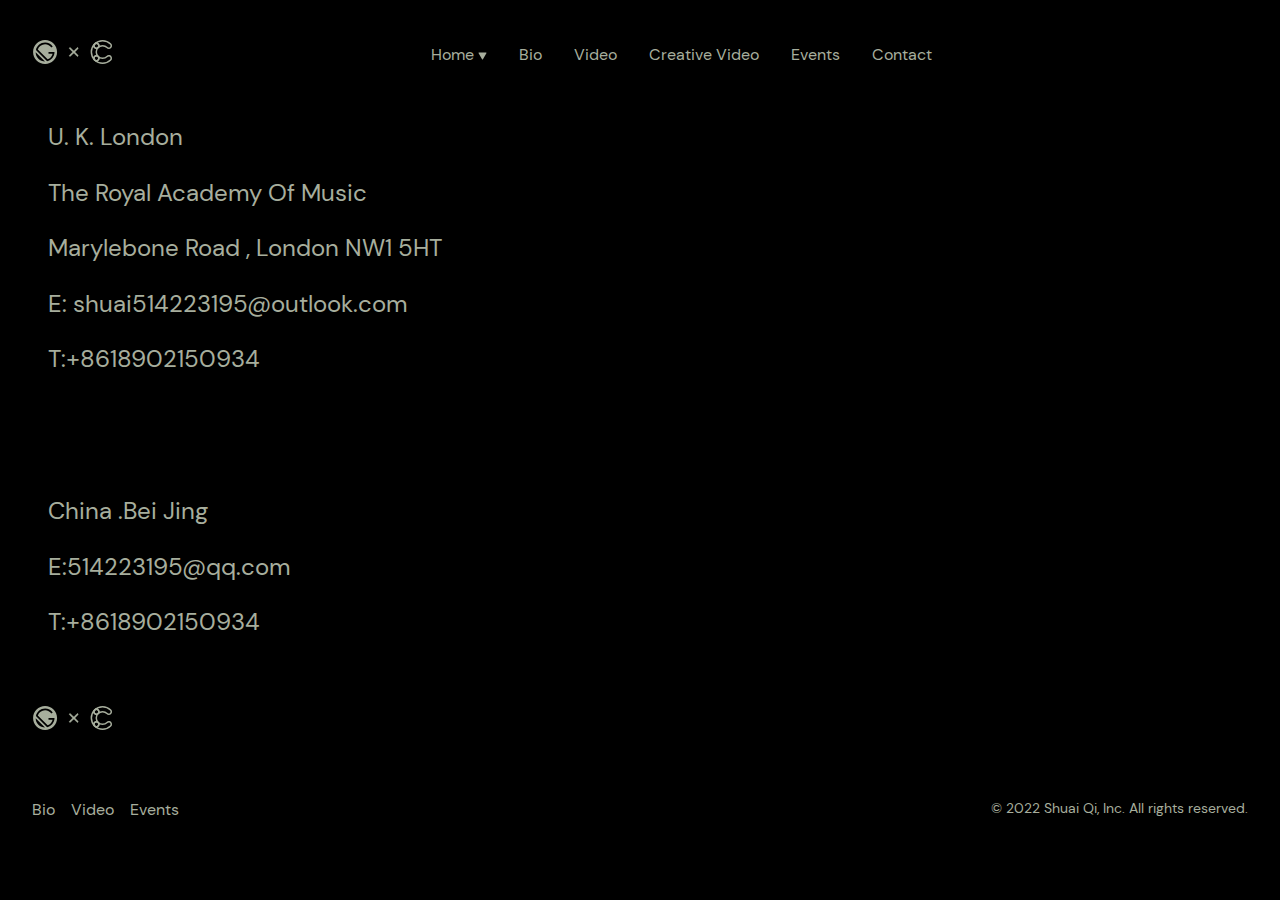
<file: contact/index.html>
<!DOCTYPE html><html lang="en-us"><head><meta charSet="utf-8"/><meta http-equiv="x-ua-compatible" content="ie=edge"/><meta name="viewport" content="width=device-width, initial-scale=1, shrink-to-fit=no"/><meta name="theme-color" content="#004ca3"/><meta data-react-helmet="true" name="twitter:title" content="How to contact me"/><meta data-react-helmet="true" name="twitter:card" content="summary"/><meta data-react-helmet="true" property="og:title" content="How to contact me"/><meta data-react-helmet="true" charSet="utf-8"/><meta name="generator" content="Gatsby 4.12.1"/><style data-href="/styles.098b29d79fbb5adb87b4.css" data-identity="gatsby-global-css">@font-face{font-display:swap;font-family:DM Sans;font-style:normal;font-weight:400;src:url(/static/dm-sans-latin-ext-400-normal-46f8e89145ca0fc60f623d327d35db08.woff2) format("woff2"),url(/static/dm-sans-all-400-normal-37e3ab8cb633fce97c87dc20cffd615a.woff) format("woff");unicode-range:U+0100-024f,U+0259,U+1e??,U+2020,U+20a0-20ab,U+20ad-20cf,U+2113,U+2c60-2c7f,U+a720-a7ff}@font-face{font-display:swap;font-family:DM Sans;font-style:normal;font-weight:400;src:url(/static/dm-sans-latin-400-normal-71edbde4a8ed19eeef941b7a3ad1639d.woff2) format("woff2"),url(/static/dm-sans-all-400-normal-37e3ab8cb633fce97c87dc20cffd615a.woff) format("woff");unicode-range:U+00??,U+0131,U+0152-0153,U+02bb-02bc,U+02c6,U+02da,U+02dc,U+2000-206f,U+2074,U+20ac,U+2122,U+2191,U+2193,U+2212,U+2215,U+feff,U+fffd}@font-face{font-display:swap;font-family:DM Sans;font-style:normal;font-weight:500;src:url(/static/dm-sans-latin-ext-500-normal-d0cd2ef294906e1debec9476e18e6bc0.woff2) format("woff2"),url(/static/dm-sans-all-500-normal-0a59c6133bb2afd800545a6228f7c8f1.woff) format("woff");unicode-range:U+0100-024f,U+0259,U+1e??,U+2020,U+20a0-20ab,U+20ad-20cf,U+2113,U+2c60-2c7f,U+a720-a7ff}@font-face{font-display:swap;font-family:DM Sans;font-style:normal;font-weight:500;src:url(/static/dm-sans-latin-500-normal-82c42c7339eddd68c79dc69dd2332da5.woff2) format("woff2"),url(/static/dm-sans-all-500-normal-0a59c6133bb2afd800545a6228f7c8f1.woff) format("woff");unicode-range:U+00??,U+0131,U+0152-0153,U+02bb-02bc,U+02c6,U+02da,U+02dc,U+2000-206f,U+2074,U+20ac,U+2122,U+2191,U+2193,U+2212,U+2215,U+feff,U+fffd}@font-face{font-display:swap;font-family:DM Sans;font-style:normal;font-weight:700;src:url(/static/dm-sans-latin-ext-700-normal-260b7f4017e3fb22a92453e9869ad709.woff2) format("woff2"),url(/static/dm-sans-all-700-normal-83ca7716c560a37ada07ced98ad4c6ea.woff) format("woff");unicode-range:U+0100-024f,U+0259,U+1e??,U+2020,U+20a0-20ab,U+20ad-20cf,U+2113,U+2c60-2c7f,U+a720-a7ff}@font-face{font-display:swap;font-family:DM Sans;font-style:normal;font-weight:700;src:url(/static/dm-sans-latin-700-normal-6261bc7f59cc2e5f8f293a89e362662f.woff2) format("woff2"),url(/static/dm-sans-all-700-normal-83ca7716c560a37ada07ced98ad4c6ea.woff) format("woff");unicode-range:U+00??,U+0131,U+0152-0153,U+02bb-02bc,U+02c6,U+02da,U+02dc,U+2000-206f,U+2074,U+20ac,U+2122,U+2191,U+2193,U+2212,U+2215,U+feff,U+fffd}@font-face{font-display:swap;font-family:DM Mono;font-style:normal;font-weight:400;src:url([data-uri]) format("woff2"),url(/static/dm-mono-all-400-normal-71863af5fd990865914dda41c3808a86.woff) format("woff");unicode-range:U+0100-024f,U+0259,U+1e??,U+2020,U+20a0-20ab,U+20ad-20cf,U+2113,U+2c60-2c7f,U+a720-a7ff}@font-face{font-display:swap;font-family:DM Mono;font-style:normal;font-weight:400;src:url(/static/dm-mono-latin-400-normal-c1c4152e83611db446ecc2c0dfd72b04.woff2) format("woff2"),url(/static/dm-mono-all-400-normal-71863af5fd990865914dda41c3808a86.woff) format("woff");unicode-range:U+00??,U+0131,U+0152-0153,U+02bb-02bc,U+02c6,U+02da,U+02dc,U+2000-206f,U+2074,U+20ac,U+2122,U+2191,U+2193,U+2212,U+2215,U+feff,U+fffd}@font-face{font-display:swap;font-family:DM Mono;font-style:normal;font-weight:500;src:url([data-uri]) format("woff2"),url(/static/dm-mono-all-500-normal-dd1211e65f68bed55387e2363e419e78.woff) format("woff");unicode-range:U+0100-024f,U+0259,U+1e??,U+2020,U+20a0-20ab,U+20ad-20cf,U+2113,U+2c60-2c7f,U+a720-a7ff}@font-face{font-display:swap;font-family:DM Mono;font-style:normal;font-weight:500;src:url(/static/dm-mono-latin-500-normal-01077f9f58c8778a2435527972cabf0c.woff2) format("woff2"),url(/static/dm-mono-all-500-normal-dd1211e65f68bed55387e2363e419e78.woff) format("woff");unicode-range:U+00??,U+0131,U+0152-0153,U+02bb-02bc,U+02c6,U+02da,U+02dc,U+2000-206f,U+2074,U+20ac,U+2122,U+2191,U+2193,U+2212,U+2215,U+feff,U+fffd}:root{--wuwu9p0:#000;--wuwu9p1:#a7ae9d;--wuwu9p2:#005bbb;--wuwu9p3:#f5cc00;--wuwu9p4:#004287;--wuwu9p5:#000;--wuwu9p6:-0;--wuwu9p7:4px;--wuwu9p8:8px;--wuwu9p9:16px;--wuwu9pa:32px;--wuwu9pb:64px;--wuwu9pc:128px;--wuwu9pd:-4px;--wuwu9pe:-8px;--wuwu9pf:-16px;--wuwu9pg:-32px;--wuwu9ph:-64px;--wuwu9pi:-128px;--wuwu9pj:12px;--wuwu9pk:14px;--wuwu9pl:16px;--wuwu9pm:18px;--wuwu9pn:24px;--wuwu9po:32px;--wuwu9pp:48px;--wuwu9pq:64px;--wuwu9pr:400;--wuwu9ps:500;--wuwu9pt:600;--wuwu9pu:700;--wuwu9pv:800;--wuwu9pw:"DM Sans",sans-serif;--wuwu9px:"DM Sans",sans-serif;--wuwu9py:DM Mono,Menlo,monospace;--wuwu9pz:1.65;--wuwu9p10:1.25;--wuwu9p11:1.1;--wuwu9p12:1;--wuwu9p13:0;--wuwu9p14:-0.02em;--wuwu9p15:0.08em;--wuwu9p16:1280px;--wuwu9p17:1024px;--wuwu9p18:1440px;--wuwu9p19:848px;--wuwu9p1a:48px;--wuwu9p1b:300px;--wuwu9p1c:400px;--wuwu9p1d:32px;--wuwu9p1e:30px;--wuwu9p1f:10px;--wuwu9p1g:24px;--wuwu9p1h:99999px;--wuwu9p1i:0px 4px 8px 0px #2e29330a,0px 4px 24px 0px #2e293314,0px 8px 24px 0px #473f4f29}.ur0mb0{margin-left:auto;margin-right:auto;max-width:var(--wuwu9p16);padding-left:var(--wuwu9pa);padding-right:var(--wuwu9pa)}.ur0mb2{max-width:var(--wuwu9p18);padding-left:0;padding-right:0}.ur0mb3{max-width:var(--wuwu9p17)}.ur0mb4{max-width:var(--wuwu9p19)}.ur0mb5{padding-bottom:var(--wuwu9pa);padding-left:0;padding-right:0;padding-top:var(--wuwu9pa)}.ur0mb6{align-items:center;display:flex}.ur0mb7{flex-wrap:wrap}.ur0mb8{align-items:flex-start}.ur0mb9{align-items:baseline}.ur0mba{align-items:flex-start}.ur0mba,.ur0mbb{flex-direction:column}.ur0mbc{align-items:flex-end}.ur0mbd{align-items:stretch}.ur0mbe{justify-content:space-between}.ur0mbe,.ur0mbf{flex-wrap:wrap;width:100%}.ur0mbf{justify-content:center}.ur0mbg{flex-direction:column}.ur0mbh{gap:var(--wuwu9p6)}.ur0mbi{gap:var(--wuwu9p7)}.ur0mbj{gap:var(--wuwu9p8)}.ur0mbk{gap:var(--wuwu9p9)}.ur0mbl{gap:var(--wuwu9pa)}.ur0mbm{gap:var(--wuwu9pb)}.ur0mbn{gap:var(--wuwu9pc)}.ur0mbo{gap:var(--wuwu9pd)}.ur0mbp{gap:var(--wuwu9pe)}.ur0mbq{gap:var(--wuwu9pf)}.ur0mbr{gap:var(--wuwu9pg)}.ur0mbs{gap:var(--wuwu9ph)}.ur0mbt{gap:var(--wuwu9pi)}.ur0mbu,.ur0mbv,.ur0mbw,.ur0mbx,.ur0mby,.ur0mbz{width:100%}.ur0mb10{list-style:none;margin:0;padding:0}.ur0mb11{padding:var(--wuwu9p6)}.ur0mb12{padding:var(--wuwu9p7)}.ur0mb13{padding:var(--wuwu9p8)}.ur0mb14{padding:var(--wuwu9p9)}.ur0mb15{padding:var(--wuwu9pa)}.ur0mb16{padding:var(--wuwu9pb)}.ur0mb17{padding:var(--wuwu9pc)}.ur0mb18{padding:var(--wuwu9pd)}.ur0mb19{padding:var(--wuwu9pe)}.ur0mb1a{padding:var(--wuwu9pf)}.ur0mb1b{padding:var(--wuwu9pg)}.ur0mb1c{padding:var(--wuwu9ph)}.ur0mb1d{padding:var(--wuwu9pi)}.ur0mb1e{padding-bottom:var(--wuwu9p6);padding-top:var(--wuwu9p6)}.ur0mb1f{padding-bottom:var(--wuwu9p7);padding-top:var(--wuwu9p7)}.ur0mb1g{padding-bottom:var(--wuwu9p8);padding-top:var(--wuwu9p8)}.ur0mb1h{padding-bottom:var(--wuwu9p9);padding-top:var(--wuwu9p9)}.ur0mb1i{padding-bottom:var(--wuwu9pa);padding-top:var(--wuwu9pa)}.ur0mb1j{padding-bottom:var(--wuwu9pb);padding-top:var(--wuwu9pb)}.ur0mb1k{padding-bottom:var(--wuwu9pc);padding-top:var(--wuwu9pc)}.ur0mb1l{padding-bottom:var(--wuwu9pd);padding-top:var(--wuwu9pd)}.ur0mb1m{padding-bottom:var(--wuwu9pe);padding-top:var(--wuwu9pe)}.ur0mb1n{padding-bottom:var(--wuwu9pf);padding-top:var(--wuwu9pf)}.ur0mb1o{padding-bottom:var(--wuwu9pg);padding-top:var(--wuwu9pg)}.ur0mb1p{padding-bottom:var(--wuwu9ph);padding-top:var(--wuwu9ph)}.ur0mb1q{padding-bottom:var(--wuwu9pi);padding-top:var(--wuwu9pi)}.ur0mb1r{margin-bottom:var(--wuwu9p6);margin-top:var(--wuwu9p6)}.ur0mb1s{margin-bottom:var(--wuwu9p7);margin-top:var(--wuwu9p7)}.ur0mb1t{margin-bottom:var(--wuwu9p8);margin-top:var(--wuwu9p8)}.ur0mb1u{margin-bottom:var(--wuwu9p9);margin-top:var(--wuwu9p9)}.ur0mb1v{margin-bottom:var(--wuwu9pa);margin-top:var(--wuwu9pa)}.ur0mb1w{margin-bottom:var(--wuwu9pb);margin-top:var(--wuwu9pb)}.ur0mb1x{margin-bottom:var(--wuwu9pc);margin-top:var(--wuwu9pc)}.ur0mb1y{margin-bottom:var(--wuwu9pd);margin-top:var(--wuwu9pd)}.ur0mb1z{margin-bottom:var(--wuwu9pe);margin-top:var(--wuwu9pe)}.ur0mb20{margin-bottom:var(--wuwu9pf);margin-top:var(--wuwu9pf)}.ur0mb21{margin-bottom:var(--wuwu9pg);margin-top:var(--wuwu9pg)}.ur0mb22{margin-bottom:var(--wuwu9ph);margin-top:var(--wuwu9ph)}.ur0mb23{margin-bottom:var(--wuwu9pi);margin-top:var(--wuwu9pi)}.ur0mb24{margin-left:calc(var(--wuwu9p6)*-1);margin-right:calc(var(--wuwu9p6)*-1)}.ur0mb25{margin-left:calc(var(--wuwu9p7)*-1);margin-right:calc(var(--wuwu9p7)*-1)}.ur0mb26{margin-left:calc(var(--wuwu9p8)*-1);margin-right:calc(var(--wuwu9p8)*-1)}.ur0mb27{margin-left:calc(var(--wuwu9p9)*-1);margin-right:calc(var(--wuwu9p9)*-1)}.ur0mb28{margin-left:calc(var(--wuwu9pa)*-1);margin-right:calc(var(--wuwu9pa)*-1)}.ur0mb29{margin-left:calc(var(--wuwu9pb)*-1);margin-right:calc(var(--wuwu9pb)*-1)}.ur0mb2a{margin-left:calc(var(--wuwu9pc)*-1);margin-right:calc(var(--wuwu9pc)*-1)}.ur0mb2b{margin-left:calc(var(--wuwu9pd)*-1);margin-right:calc(var(--wuwu9pd)*-1)}.ur0mb2c{margin-left:calc(var(--wuwu9pe)*-1);margin-right:calc(var(--wuwu9pe)*-1)}.ur0mb2d{margin-left:calc(var(--wuwu9pf)*-1);margin-right:calc(var(--wuwu9pf)*-1)}.ur0mb2e{margin-left:calc(var(--wuwu9pg)*-1);margin-right:calc(var(--wuwu9pg)*-1)}.ur0mb2f{margin-left:calc(var(--wuwu9ph)*-1);margin-right:calc(var(--wuwu9ph)*-1)}.ur0mb2g{margin-left:calc(var(--wuwu9pi)*-1);margin-right:calc(var(--wuwu9pi)*-1)}.ur0mb2h{border-radius:var(--wuwu9p1f);overflow:hidden}.ur0mb2i{border-radius:var(--wuwu9p1g);overflow:hidden}.ur0mb2j{border-radius:var(--wuwu9p1h);overflow:hidden}.ur0mb2o{align-items:center;display:flex;flex-direction:column;text-align:center}.ur0mb2p{padding-bottom:var(--wuwu9pa);padding-top:var(--wuwu9pa)}.ur0mb2q{margin:var(--wuwu9p6)}.ur0mb2r{margin:var(--wuwu9p7)}.ur0mb2s{margin:var(--wuwu9p8)}.ur0mb2t{margin:var(--wuwu9p9)}.ur0mb2u{margin:var(--wuwu9pa)}.ur0mb2v{margin:var(--wuwu9pb)}.ur0mb2w{margin:var(--wuwu9pc)}.ur0mb2x{margin:var(--wuwu9pd)}.ur0mb2y{margin:var(--wuwu9pe)}.ur0mb2z{margin:var(--wuwu9pf)}.ur0mb30{margin:var(--wuwu9pg)}.ur0mb31{margin:var(--wuwu9ph)}.ur0mb32{margin:var(--wuwu9pi)}.ur0mb33{margin:auto}.ur0mb34{margin-left:var(--wuwu9p6)}.ur0mb35{margin-left:var(--wuwu9p7)}.ur0mb36{margin-left:var(--wuwu9p8)}.ur0mb37{margin-left:var(--wuwu9p9)}.ur0mb38{margin-left:var(--wuwu9pa)}.ur0mb39{margin-left:var(--wuwu9pb)}.ur0mb3a{margin-left:var(--wuwu9pc)}.ur0mb3b{margin-left:var(--wuwu9pd)}.ur0mb3c{margin-left:var(--wuwu9pe)}.ur0mb3d{margin-left:var(--wuwu9pf)}.ur0mb3e{margin-left:var(--wuwu9pg)}.ur0mb3f{margin-left:var(--wuwu9ph)}.ur0mb3g{margin-left:var(--wuwu9pi)}.ur0mb3h{margin-left:auto}.ur0mb3i{margin-right:var(--wuwu9p6)}.ur0mb3j{margin-right:var(--wuwu9p7)}.ur0mb3k{margin-right:var(--wuwu9p8)}.ur0mb3l{margin-right:var(--wuwu9p9)}.ur0mb3m{margin-right:var(--wuwu9pa)}.ur0mb3n{margin-right:var(--wuwu9pb)}.ur0mb3o{margin-right:var(--wuwu9pc)}.ur0mb3p{margin-right:var(--wuwu9pd)}.ur0mb3q{margin-right:var(--wuwu9pe)}.ur0mb3r{margin-right:var(--wuwu9pf)}.ur0mb3s{margin-right:var(--wuwu9pg)}.ur0mb3t{margin-right:var(--wuwu9ph)}.ur0mb3u{margin-right:var(--wuwu9pi)}.ur0mb3v{margin-right:auto}.ur0mb3w{margin-top:var(--wuwu9p6)}.ur0mb3x{margin-top:var(--wuwu9p7)}.ur0mb3y{margin-top:var(--wuwu9p8)}.ur0mb3z{margin-top:var(--wuwu9p9)}.ur0mb40{margin-top:var(--wuwu9pa)}.ur0mb41{margin-top:var(--wuwu9pb)}.ur0mb42{margin-top:var(--wuwu9pc)}.ur0mb43{margin-top:var(--wuwu9pd)}.ur0mb44{margin-top:var(--wuwu9pe)}.ur0mb45{margin-top:var(--wuwu9pf)}.ur0mb46{margin-top:var(--wuwu9pg)}.ur0mb47{margin-top:var(--wuwu9ph)}.ur0mb48{margin-top:var(--wuwu9pi)}.ur0mb49{margin-top:auto}.ur0mb4a{margin-bottom:var(--wuwu9p6)}.ur0mb4b{margin-bottom:var(--wuwu9p7)}.ur0mb4c{margin-bottom:var(--wuwu9p8)}.ur0mb4d{margin-bottom:var(--wuwu9p9)}.ur0mb4e{margin-bottom:var(--wuwu9pa)}.ur0mb4f{margin-bottom:var(--wuwu9pb)}.ur0mb4g{margin-bottom:var(--wuwu9pc)}.ur0mb4h{margin-bottom:var(--wuwu9pd)}.ur0mb4i{margin-bottom:var(--wuwu9pe)}.ur0mb4j{margin-bottom:var(--wuwu9pf)}.ur0mb4k{margin-bottom:var(--wuwu9pg)}.ur0mb4l{margin-bottom:var(--wuwu9ph)}.ur0mb4m{margin-bottom:var(--wuwu9pi)}.ur0mb4n{margin-bottom:auto}.ur0mb4o{margin:0}.ur0mb4p{font-size:var(--wuwu9pl)}.ur0mb4p,.ur0mb4q{font-weight:var(--wuwu9pr);letter-spacing:var(--wuwu9p13);line-height:var(--wuwu9pz);margin-bottom:var(--wuwu9p9)}.ur0mb4q{font-size:var(--wuwu9pm)}.ur0mb4r{font-family:var(--wuwu9px);font-size:var(--wuwu9po);font-weight:var(--wuwu9pv);letter-spacing:var(--wuwu9p14);line-height:var(--wuwu9p10);margin-bottom:var(--wuwu9pc);margin-top:var(--wuwu9pa)}.ur0mb4s{font-family:var(--wuwu9px)}.ur0mb4s,.ur0mb4t{font-size:var(--wuwu9po)}.ur0mb4s,.ur0mb4t,.ur0mb4u{font-weight:var(--wuwu9pv);letter-spacing:var(--wuwu9p14);line-height:var(--wuwu9p11);margin-bottom:var(--wuwu9p9)}.ur0mb4u{font-size:var(--wuwu9pn)}.ur0mb4v{font-family:var(--wuwu9py);font-weight:var(--wuwu9ps);line-height:var(--wuwu9p11)}.ur0mb4v,.ur0mb4w{font-size:var(--wuwu9pk);letter-spacing:var(--wuwu9p15);margin-bottom:var(--wuwu9p8);text-transform:uppercase}.ur0mb4w{font-style:normal;font-weight:var(--wuwu9pt)}.ur0mb4x{font-family:var(--wuwu9py);font-size:var(--wuwu9pp);font-weight:var(--wuwu9ps);line-height:var(--wuwu9p11)}.ur0mb4y{font-size:var(--wuwu9pn);font-weight:var(--wuwu9pu);line-height:var(--wuwu9p10)}.ur0mb4z{font-size:var(--wuwu9pk);margin-bottom:var(--wuwu9p8)}.ur0mb50{font-size:var(--wuwu9pm)}.ur0mb51{font-family:var(--wuwu9py);font-size:180px;letter-spacing:var(--wuwu9p14);line-height:var(--wuwu9p12)}.ur0mb52{text-align:center}.ur0mb53{font-weight:var(--wuwu9pu)}.ur0mb54{color:inherit}.ur0mb54:hover{color:var(--wuwu9p4)}.ur0mb55{color:inherit;text-decoration:none;transition-duration:.2s;transition-property:color;transition-timing-function:ease-in-out}.ur0mb55:hover{color:var(--wuwu9p4)}.ur0mb56{background:none;border:none;color:inherit;font-family:var(--wuwu9pw);font-size:inherit;padding:0;text-decoration:none;transition-duration:.2s;transition-property:color;transition-timing-function:ease-in-out}.ur0mb56:hover{color:var(--wuwu9p4);cursor:pointer}.ur0mb57{color:inherit;font-weight:var(--wuwu9pu)}.ur0mb57:hover{color:var(--wuwu9p4)}.ur0mb58{color:inherit;display:block}.ur0mb58,.ur0mb59{text-decoration:none}.ur0mb59{border-radius:var(--wuwu9p1f);display:inline-flex;font-size:var(--wuwu9pl);font-weight:var(--wuwu9pu);line-height:var(--wuwu9p12);padding:var(--wuwu9p9)}.ur0mb5a{background-color:var(--wuwu9p2);color:var(--wuwu9p0)}.ur0mb5a:focus,.ur0mb5a:hover{background-color:var(--wuwu9p4)}.ur0mb5b{background-color:var(--wuwu9p0);color:var(--wuwu9p2)}.ur0mb5b:focus,.ur0mb5b:hover{background-color:var(--wuwu9p4);color:var(--wuwu9p0)}.ur0mb5c{background-color:transparent;color:inherit}.ur0mb5c:focus,.ur0mb5c:hover{background-color:var(--wuwu9p3)}.ur0mb5d{background-color:transparent;color:inherit}.ur0mb5d:focus,.ur0mb5d:hover{background-color:var(--wuwu9p3);color:var(--wuwu9p2)}.ur0mb5e{background-color:var(--wuwu9p2);color:var(--wuwu9p0)}.ur0mb5f{background-color:var(--wuwu9p3);color:var(--wuwu9p2)}.ur0mb5g{margin:0;padding-bottom:var(--wuwu9pa);padding-left:0;padding-right:0;padding-top:0}.ur0mb5h{border-radius:var(--wuwu9p1h);flex-shrink:0;height:var(--wuwu9p1a);min-width:0;width:var(--wuwu9p1a)}.ur0mb5i{height:20px;width:85px}.ur0mb5j{max-width:128px}.ur0mb5k{height:24px;width:24px}.ur0mb5k,.ur0mb5l{margin-bottom:var(--wuwu9p9)}.ur0mb5l{height:32px;width:32px}.ur0mb5m{height:64px;margin-bottom:var(--wuwu9p9);width:64px}.ur0mb5n{color:var(--wuwu9p1);margin-right:var(--wuwu9p9)}.ur0mb5n:focus,.ur0mb5n:hover{color:var(--wuwu9p4)}.ur0mb5o{align-items:center;background:transparent;border:none;cursor:pointer;display:flex;height:48px;justify-content:center;width:48px}.ur0mb5p{clip:rect(0 0 0 0);border:0;height:1px;overflow:hidden;padding:0;position:absolute;white-space:nowrap;width:1px}.ur0mb5q{outline:1px solid tomato}@media screen and (min-width:52em){.ur0mb5{padding:var(--wuwu9pb) var(--wuwu9pa)}.ur0mb4s{font-size:var(--wuwu9pp)}.ur0mb51{font-size:360px}}@media screen and (min-width:40em){.ur0mbg{flex-direction:row}.ur0mbu{width:100%}.ur0mbv{width:50%}.ur0mbw{width:25%}.ur0mbx,.ur0mby{width:33.3333%}.ur0mbz{width:-webkit-fit-content;width:-moz-fit-content;width:fit-content}.ur0mb2k{order:0}.ur0mb2l{order:1}.ur0mb2m{order:2}.ur0mb2n{order:3}.ur0mb2p{padding-bottom:var(--wuwu9pb);padding-top:var(--wuwu9pb)}.ur0mb4r{font-size:var(--wuwu9pq)}}._1pq1c5u0{font-size:var(--wuwu9po)}._1pq1c5u1{margin-top:2rem}._1pq1c5u2{margin:0 auto}._1pq1c5u3{width:30vw}._1pq1c5u4{margin-left:5vw;margin-top:30vh;width:94vw}@media screen and (max-width:40em){._1pq1c5u3{width:80%}._1pq1c5u4{margin-left:0;margin-top:3rem}}._165flw0{display:none;position:relative;z-index:1}._165flw1{display:block;padding-top:var(--wuwu9p9);position:relative}._165flw2{background:var(--wuwu9p2)}._165flw4{color:var(--wuwu9p2)}._165flw5{color:var(--wuwu9p0)}._165flw6{background:var(--wuwu9p2);height:100vh;padding-top:var(--wuwu9pa);position:absolute;width:100vw;z-index:1}._165flw7{color:var(--wuwu9p0);display:block;font-size:var(--wuwu9pn);padding:var(--wuwu9p8) var(--wuwu9pa)}@media screen and (min-width:40em){._165flw0{display:block;padding-top:var(--wuwu9pa)}._165flw1,._165flw6{display:none}}._12kcbqa0{transition-duration:.15s;transition-property:-webkit-transform;transition-property:transform;transition-property:transform,-webkit-transform;transition-timing-function:ease-in-out}._12kcbqa1{-webkit-transform:rotate(-180deg);transform:rotate(-180deg)}._12kcbqa2{-webkit-transform:rotate(90deg);transform:rotate(90deg)}._12kcbqa3{-webkit-transform:rotate(-90deg);transform:rotate(-90deg)}._1fa5qiz0{position:relative}._1fa5qiz1:hover{color:var(--wuwu9p0)}._1fa5qiz3{position:relative;white-space:nowrap;width:-webkit-fit-content;width:-moz-fit-content;width:fit-content}._1fa5qiz6{padding-bottom:var(--wuwu9p9);padding-left:var(--wuwu9pa)}._1fa5qiz7{flex-shrink:0;height:var(--wuwu9p1d);width:var(--wuwu9p1d)}._1fa5qiz9{display:none;white-space:normal}._1fa5qiza{margin:0;padding:0}@media screen and (min-width:40em){._1fa5qiz1{align-items:baseline;color:inherit;font-size:inherit;padding:0}._1fa5qiz1:hover{color:var(--wuwu9p4)}._1fa5qiz2{align-items:baseline}._1fa5qiz3{background:var(--wuwu9p0);border-radius:var(--wuwu9p1g);box-shadow:var(--wuwu9p1i);left:50%;max-width:var(--wuwu9p1c);min-width:var(--wuwu9p1b);padding:var(--wuwu9p9) var(--wuwu9p9) var(--wuwu9p6) var(--wuwu9p9);position:absolute;top:calc(100% + 20px);-webkit-transform:translateX(-50%);transform:translateX(-50%)}._1fa5qiz3:before{border-color:transparent transparent var(--wuwu9p0) transparent;border-style:solid;border-width:0 14px 17.3px;content:"";height:0;left:50%;position:absolute;top:0;-webkit-transform:translateX(-50%) translateY(calc(-100% + 2px));transform:translateX(-50%) translateY(calc(-100% + 2px));width:0}._1fa5qiz4{-webkit-animation:zoomInUp .15s ease-in-out;animation:zoomInUp .15s ease-in-out}._1fa5qiz5{-webkit-animation:zoomOutDown .15s ease-in-out;animation:zoomOutDown .15s ease-in-out;-webkit-animation-fill-mode:forwards;animation-fill-mode:forwards}._1fa5qiz6{align-items:stretch;padding-left:0}._1fa5qiz7{height:var(--wuwu9p1e);width:var(--wuwu9p1e)}._1fa5qiz8{border-radius:var(--wuwu9p1f);color:inherit;font-size:var(--wuwu9pl);font-weight:var(--wuwu9pu);margin:0;padding:var(--wuwu9p8)}._1fa5qiz8:hover{background:var(--wuwu9p3);color:inherit}._1fa5qiz9{display:block;font-size:var(--wuwu9pk);margin:0;min-width:300px}}@-webkit-keyframes zoomInUp{0%{opacity:0;-webkit-transform:scale(.95) translateY(10px) translateX(-50%);transform:scale(.95) translateY(10px) translateX(-50%);visibility:hidden}to{opacity:1;-webkit-transform:scale(1),translateY(0) translateX(-50%);transform:scale(1),translateY(0) translateX(-50%);visibility:visible}}@keyframes zoomInUp{0%{opacity:0;-webkit-transform:scale(.95) translateY(10px) translateX(-50%);transform:scale(.95) translateY(10px) translateX(-50%);visibility:hidden}to{opacity:1;-webkit-transform:scale(1),translateY(0) translateX(-50%);transform:scale(1),translateY(0) translateX(-50%);visibility:visible}}@-webkit-keyframes zoomOutDown{0%{opacity:1;-webkit-transform:scale(1) translateY(0) translateX(-50%);transform:scale(1) translateY(0) translateX(-50%)}to{opacity:0;-webkit-transform:scale(.95) translateY(10px) translateX(-50%);transform:scale(.95) translateY(10px) translateX(-50%);visibility:hidden}}@keyframes zoomOutDown{0%{opacity:1;-webkit-transform:scale(1) translateY(0) translateX(-50%);transform:scale(1) translateY(0) translateX(-50%)}to{opacity:0;-webkit-transform:scale(.95) translateY(10px) translateX(-50%);transform:scale(.95) translateY(10px) translateX(-50%);visibility:hidden}}@-webkit-keyframes fadeIn{0%{opacity:0;visibility:hidden}to{opacity:1;visibility:visible}}@keyframes fadeIn{0%{opacity:0;visibility:hidden}to{opacity:1;visibility:visible}}@-webkit-keyframes fadeOut{0%{opacity:1}to{opacity:0;visibility:hidden}}@keyframes fadeOut{0%{opacity:1}to{opacity:0;visibility:hidden}}body{-webkit-font-smoothing:antialiased;-moz-osx-font-smoothing:grayscale;background-color:var(--wuwu9p0);color:var(--wuwu9p1);font-family:var(--wuwu9pw);margin:0}*{box-sizing:border-box}._1u1urz10{max-width:1108px}._1u1urz11{font-size:var(--wuwu9pm);margin-bottom:var(--wuwu9pb);max-width:798px}._1u1urz12{display:flex}._1u1urz13{margin:0 30px;width:40vw}._1u1urz14{font-size:var(--wuwu9pm);margin:0 30px;width:100%}@media screen and (max-width:40em){._1u1urz12{flex-direction:column}._1u1urz13{width:80%}._1u1urz14{margin:0;padding:0 30px;width:100%}}@media screen and (min-width:40em){._1u1urz11,._1u1urz14{font-size:var(--wuwu9pn)}}.ofnu3i1{align-items:center;display:flex;flex-direction:column}@media screen and (min-width:40em){.ofnu3i0{gap:var(--wuwu9pc)}.ofnu3i1{align-items:flex-start}}._19lgar30{background-image:url(https://s3.bmp.ovh/imgs/2022/04/19/761c85269cff9450.jpg);background-position:50%;background-repeat:no-repeat;background-size:cover;height:100vh;overflow:hidden;width:100vw}._19lgar31{margin-top:2rem}._19lgar32{left:3rem;position:relative;top:-1rem}._19lgar33{font-size:var(--wuwu9pn)}@media screen and (max-width:40em){._19lgar31{margin-top:1rem}._19lgar32{left:1rem}._19lgar33{font-size:var(--wuwu9pl)}}.jyahfc0{align-content:center;display:flex;justify-content:center;margin-top:2rem;width:100%}.jyahfc1{height:500px;width:50%}@media screen and (max-width:40em){.jyahfc1{height:250px}}._8ietgp0{height:50vh}._8ietgp1{margin-top:30vh}._1kart9e0{font-family:var(--wuwu9py);font-style:normal;letter-spacing:-.02em}._1kart9e1{align-items:baseline;color:inherit;display:flex;font-size:var(--wuwu9pn);font-weight:var(--wuwu9pu);gap:10px;justify-content:center;text-align:center}._1kart9e2{height:12px}._1kart9e3{font-size:var(--wuwu9pn);margin-bottom:0;text-align:center}</style><style>.gatsby-image-wrapper{position:relative;overflow:hidden}.gatsby-image-wrapper picture.object-fit-polyfill{position:static!important}.gatsby-image-wrapper img{bottom:0;height:100%;left:0;margin:0;max-width:none;padding:0;position:absolute;right:0;top:0;width:100%;object-fit:cover}.gatsby-image-wrapper [data-main-image]{opacity:0;transform:translateZ(0);transition:opacity .25s linear;will-change:opacity}.gatsby-image-wrapper-constrained{display:inline-block;vertical-align:top}</style><noscript><style>.gatsby-image-wrapper noscript [data-main-image]{opacity:1!important}.gatsby-image-wrapper [data-placeholder-image]{opacity:0!important}</style></noscript><script type="module">const e="undefined"!=typeof HTMLImageElement&&"loading"in HTMLImageElement.prototype;e&&document.body.addEventListener("load",(function(e){if(void 0===e.target.dataset.mainImage)return;if(void 0===e.target.dataset.gatsbyImageSsr)return;const t=e.target;let a=null,n=t;for(;null===a&&n;)void 0!==n.parentNode.dataset.gatsbyImageWrapper&&(a=n.parentNode),n=n.parentNode;const o=a.querySelector("[data-placeholder-image]"),r=new Image;r.src=t.currentSrc,r.decode().catch((()=>{})).then((()=>{t.style.opacity=1,o&&(o.style.opacity=0,o.style.transition="opacity 500ms linear")}))}),!0);</script><title data-react-helmet="true">How to contact me</title><link rel="icon" href="/favicon-32x32.png?v=74e15343aa3881fdcb0f8177e6463550" type="image/png"/><link rel="manifest" href="/manifest.webmanifest" crossorigin="anonymous"/><link rel="apple-touch-icon" sizes="48x48" href="/icons/icon-48x48.png?v=74e15343aa3881fdcb0f8177e6463550"/><link rel="apple-touch-icon" sizes="72x72" href="/icons/icon-72x72.png?v=74e15343aa3881fdcb0f8177e6463550"/><link rel="apple-touch-icon" sizes="96x96" href="/icons/icon-96x96.png?v=74e15343aa3881fdcb0f8177e6463550"/><link rel="apple-touch-icon" sizes="144x144" href="/icons/icon-144x144.png?v=74e15343aa3881fdcb0f8177e6463550"/><link rel="apple-touch-icon" sizes="192x192" href="/icons/icon-192x192.png?v=74e15343aa3881fdcb0f8177e6463550"/><link rel="apple-touch-icon" sizes="256x256" href="/icons/icon-256x256.png?v=74e15343aa3881fdcb0f8177e6463550"/><link rel="apple-touch-icon" sizes="384x384" href="/icons/icon-384x384.png?v=74e15343aa3881fdcb0f8177e6463550"/><link rel="apple-touch-icon" sizes="512x512" href="/icons/icon-512x512.png?v=74e15343aa3881fdcb0f8177e6463550"/><link as="script" rel="preload" href="/webpack-runtime-40c0ae21cccda9337a6e.js"/><link as="script" rel="preload" href="/framework-4d2939102efa329ec5e5.js"/><link as="script" rel="preload" href="/app-3d248e5bf4dc5b380f0b.js"/><link as="script" rel="preload" href="/commons-dfc598e0b83b1142f4f2.js"/><link as="script" rel="preload" href="/component---src-pages-contact-js-5813a4f330e7f3ca0dc1.js"/><link as="fetch" rel="preload" href="/page-data/contact/page-data.json" crossorigin="anonymous"/><link as="fetch" rel="preload" href="/page-data/sq/d/3235098977.json" crossorigin="anonymous"/><link as="fetch" rel="preload" href="/page-data/sq/d/860043902.json" crossorigin="anonymous"/><link as="fetch" rel="preload" href="/page-data/app-data.json" crossorigin="anonymous"/></head><body><div id="___gatsby"><div style="outline:none" tabindex="-1" id="gatsby-focus-wrapper"><div class="_19lgar30"><header><div class="ur0mb0 _165flw0"><div class="ur0mb2s"></div><div class="ur0mb6 ur0mbe ur0mbk"><a class="ur0mb55" href="/"><span class="ur0mb5p">Home</span><svg width="82" height="24" viewBox="0 0 82 24" fill="none" xmlns="http://www.w3.org/2000/svg"><path d="M13.083 0C6.48301 0 1.08301 5.4 1.08301 12C1.08301 18.6 6.48301 24 13.083 24C19.683 24 25.083 18.6 25.083 12C25.083 5.4 19.683 0 13.083 0ZM6.39729 18.6857C4.59729 16.8857 3.65444 14.4857 3.65444 12.1714L12.9973 21.4286C10.5973 21.3429 8.19729 20.4857 6.39729 18.6857ZM15.1402 21.1714L3.91158 9.94286C4.85444 5.74286 8.62587 2.57143 13.083 2.57143C16.2544 2.57143 18.9973 4.11429 20.7116 6.42857L19.4259 7.54286C17.9687 5.57143 15.6544 4.28571 13.083 4.28571C9.74015 4.28571 6.91158 6.42857 5.79729 9.42857L15.6544 19.2857C18.1402 18.4286 20.0259 16.2857 20.6259 13.7143H16.5116V12H22.5116C22.5116 16.4571 19.3402 20.2286 15.1402 21.1714Z" fill="currentColor"></path><path d="M46.0628 8.6268C46.2581 8.43154 46.2581 8.11496 46.0628 7.9197L45.8299 7.68681C45.6346 7.49154 45.3181 7.49154 45.1228 7.68681L42.1032 10.7064C41.908 10.9016 41.5914 10.9016 41.3961 10.7064L38.3766 7.6868C38.1813 7.49154 37.8647 7.49154 37.6695 7.68681L37.4366 7.9197C37.2413 8.11496 37.2413 8.43154 37.4366 8.62681L40.4561 11.6464C40.6514 11.8416 40.6514 12.1582 40.4561 12.3535L37.4366 15.373C37.2413 15.5683 37.2413 15.8849 37.4366 16.0801L37.6695 16.313C37.8647 16.5083 38.1813 16.5083 38.3766 16.313L41.3961 13.2935C41.5914 13.0982 41.908 13.0982 42.1032 13.2935L45.1228 16.313C45.3181 16.5083 45.6346 16.5083 45.8299 16.313L46.0628 16.0801C46.2581 15.8849 46.2581 15.5683 46.0628 15.373L43.0432 12.3535C42.848 12.1582 42.848 11.8416 43.0432 11.6464L46.0628 8.6268Z" fill="currentColor" stroke="currentColor" stroke-width="0.5"></path><path d="M66.1256 16.478V16.478C64.9356 15.2915 64.2668 13.6803 64.2668 11.9999C64.2668 10.3195 64.9356 8.70824 66.1256 7.52174V7.52174C67.0908 6.55658 67.0908 4.99176 66.1256 4.0266C65.1604 3.06145 63.5955 3.06145 62.6303 4.0266C60.5388 6.15453 59.3627 9.01622 59.3535 11.9999C59.3832 14.9794 60.5562 17.8338 62.6303 19.9732C63.2547 20.5975 64.1647 20.8414 65.0176 20.6128C65.8705 20.3843 66.5367 19.7181 66.7652 18.8653C66.9938 18.0124 66.7499 17.1024 66.1256 16.478V16.478Z" stroke="currentColor" stroke-width="1.5"></path><path d="M66.1254 7.52183V7.52183C67.3119 6.33194 68.9233 5.66317 70.6037 5.66317C72.2841 5.66317 73.8954 6.33194 75.082 7.52183V7.52183C76.0472 8.48699 77.6121 8.48699 78.5772 7.52183C79.5424 6.55668 79.5424 4.99185 78.5772 4.02669C76.4492 1.93521 73.5875 0.759177 70.6037 0.75C67.624 0.77967 64.7696 1.95268 62.6301 4.02669C61.665 4.99185 61.665 6.55668 62.6301 7.52183C63.5953 8.48699 65.1602 8.48699 66.1254 7.52183V7.52183Z" stroke="currentColor" stroke-width="1.5"></path><path d="M75.082 16.4781V16.4781C73.8954 17.668 72.2841 18.3367 70.6037 18.3367C68.9233 18.3367 67.3119 17.668 66.1254 16.4781V16.4781C65.1602 15.5129 63.5953 15.5129 62.6301 16.4781C61.665 17.4432 61.665 19.0081 62.6301 19.9732C64.7581 22.0647 67.6199 23.2407 70.6037 23.2499C73.5833 23.2202 76.4378 22.0472 78.5772 19.9732C79.2016 19.3489 79.4455 18.4389 79.2169 17.586C78.9884 16.7331 78.3222 16.0669 77.4693 15.8384C76.6164 15.6099 75.7064 15.8537 75.082 16.4781V16.4781Z" stroke="currentColor" stroke-width="1.5"></path><path d="M66.2029 7.55427C67.1836 6.57288 67.1831 4.98229 66.2016 4.00158C65.2202 3.02087 63.6296 3.02143 62.6488 4.00282C61.6681 4.98421 61.6686 6.5748 62.6501 7.55551C63.6315 8.53622 65.2221 8.53566 66.2029 7.55427Z" stroke="currentColor" stroke-width="1.5"></path><path d="M66.1921 19.9927C67.1729 19.0114 67.1723 17.4208 66.1909 16.4401C65.2095 15.4594 63.6188 15.4599 62.6381 16.4413C61.6574 17.4227 61.6579 19.0133 62.6393 19.994C63.6208 20.9747 65.2114 20.9741 66.1921 19.9927Z" stroke="currentColor" stroke-width="1.5"></path></svg></a><nav><ul class="ur0mb6 ur0mbl ur0mb10"><li><div class="ur0mb6 ur0mba ur0mbl _1fa5qiz0" data-id="Home-group-wrapper"><button class="ur0mb56 _1fa5qiz1 _165flw7"><div class="ur0mb6 ur0mbi _1fa5qiz2">Home<svg width="9" height="8" viewBox="0 0 9 8" fill="none" xmlns="http://www.w3.org/2000/svg" class="_12kcbqa0"><path d="M4.93301 7.25C4.74056 7.58333 4.25944 7.58333 4.06699 7.25L0.602886 1.25C0.410435 0.916666 0.650998 0.499999 1.0359 0.499999L7.9641 0.5C8.349 0.5 8.58957 0.916666 8.39712 1.25L4.93301 7.25Z" fill="currentColor"></path></svg></div></button></div></li><li><a class="ur0mb55" href="/about">Bio</a></li><li><a class="ur0mb55" href="/media">Video</a></li><li><a class="ur0mb55" href="/creativeVideos">Creative Video</a></li><li><a class="ur0mb55" href="/events">Events</a></li><li><a class="ur0mb55" href="/contact">Contact</a></li></ul></nav><div></div></div></div><div class="ur0mb0 _165flw1"><div class="ur0mb2s"></div><div class="ur0mb6 ur0mbe ur0mbk"><span class="_165flw4"><a class="ur0mb55" href="/"><span class="ur0mb5p">Home</span><svg width="82" height="24" viewBox="0 0 82 24" fill="none" xmlns="http://www.w3.org/2000/svg"><path d="M13.083 0C6.48301 0 1.08301 5.4 1.08301 12C1.08301 18.6 6.48301 24 13.083 24C19.683 24 25.083 18.6 25.083 12C25.083 5.4 19.683 0 13.083 0ZM6.39729 18.6857C4.59729 16.8857 3.65444 14.4857 3.65444 12.1714L12.9973 21.4286C10.5973 21.3429 8.19729 20.4857 6.39729 18.6857ZM15.1402 21.1714L3.91158 9.94286C4.85444 5.74286 8.62587 2.57143 13.083 2.57143C16.2544 2.57143 18.9973 4.11429 20.7116 6.42857L19.4259 7.54286C17.9687 5.57143 15.6544 4.28571 13.083 4.28571C9.74015 4.28571 6.91158 6.42857 5.79729 9.42857L15.6544 19.2857C18.1402 18.4286 20.0259 16.2857 20.6259 13.7143H16.5116V12H22.5116C22.5116 16.4571 19.3402 20.2286 15.1402 21.1714Z" fill="currentColor"></path><path d="M46.0628 8.6268C46.2581 8.43154 46.2581 8.11496 46.0628 7.9197L45.8299 7.68681C45.6346 7.49154 45.3181 7.49154 45.1228 7.68681L42.1032 10.7064C41.908 10.9016 41.5914 10.9016 41.3961 10.7064L38.3766 7.6868C38.1813 7.49154 37.8647 7.49154 37.6695 7.68681L37.4366 7.9197C37.2413 8.11496 37.2413 8.43154 37.4366 8.62681L40.4561 11.6464C40.6514 11.8416 40.6514 12.1582 40.4561 12.3535L37.4366 15.373C37.2413 15.5683 37.2413 15.8849 37.4366 16.0801L37.6695 16.313C37.8647 16.5083 38.1813 16.5083 38.3766 16.313L41.3961 13.2935C41.5914 13.0982 41.908 13.0982 42.1032 13.2935L45.1228 16.313C45.3181 16.5083 45.6346 16.5083 45.8299 16.313L46.0628 16.0801C46.2581 15.8849 46.2581 15.5683 46.0628 15.373L43.0432 12.3535C42.848 12.1582 42.848 11.8416 43.0432 11.6464L46.0628 8.6268Z" fill="currentColor" stroke="currentColor" stroke-width="0.5"></path><path d="M66.1256 16.478V16.478C64.9356 15.2915 64.2668 13.6803 64.2668 11.9999C64.2668 10.3195 64.9356 8.70824 66.1256 7.52174V7.52174C67.0908 6.55658 67.0908 4.99176 66.1256 4.0266C65.1604 3.06145 63.5955 3.06145 62.6303 4.0266C60.5388 6.15453 59.3627 9.01622 59.3535 11.9999C59.3832 14.9794 60.5562 17.8338 62.6303 19.9732C63.2547 20.5975 64.1647 20.8414 65.0176 20.6128C65.8705 20.3843 66.5367 19.7181 66.7652 18.8653C66.9938 18.0124 66.7499 17.1024 66.1256 16.478V16.478Z" stroke="currentColor" stroke-width="1.5"></path><path d="M66.1254 7.52183V7.52183C67.3119 6.33194 68.9233 5.66317 70.6037 5.66317C72.2841 5.66317 73.8954 6.33194 75.082 7.52183V7.52183C76.0472 8.48699 77.6121 8.48699 78.5772 7.52183C79.5424 6.55668 79.5424 4.99185 78.5772 4.02669C76.4492 1.93521 73.5875 0.759177 70.6037 0.75C67.624 0.77967 64.7696 1.95268 62.6301 4.02669C61.665 4.99185 61.665 6.55668 62.6301 7.52183C63.5953 8.48699 65.1602 8.48699 66.1254 7.52183V7.52183Z" stroke="currentColor" stroke-width="1.5"></path><path d="M75.082 16.4781V16.4781C73.8954 17.668 72.2841 18.3367 70.6037 18.3367C68.9233 18.3367 67.3119 17.668 66.1254 16.4781V16.4781C65.1602 15.5129 63.5953 15.5129 62.6301 16.4781C61.665 17.4432 61.665 19.0081 62.6301 19.9732C64.7581 22.0647 67.6199 23.2407 70.6037 23.2499C73.5833 23.2202 76.4378 22.0472 78.5772 19.9732C79.2016 19.3489 79.4455 18.4389 79.2169 17.586C78.9884 16.7331 78.3222 16.0669 77.4693 15.8384C76.6164 15.6099 75.7064 15.8537 75.082 16.4781V16.4781Z" stroke="currentColor" stroke-width="1.5"></path><path d="M66.2029 7.55427C67.1836 6.57288 67.1831 4.98229 66.2016 4.00158C65.2202 3.02087 63.6296 3.02143 62.6488 4.00282C61.6681 4.98421 61.6686 6.5748 62.6501 7.55551C63.6315 8.53622 65.2221 8.53566 66.2029 7.55427Z" stroke="currentColor" stroke-width="1.5"></path><path d="M66.1921 19.9927C67.1729 19.0114 67.1723 17.4208 66.1909 16.4401C65.2095 15.4594 63.6188 15.4599 62.6381 16.4413C61.6574 17.4227 61.6579 19.0133 62.6393 19.994C63.6208 20.9747 65.2114 20.9741 66.1921 19.9927Z" stroke="currentColor" stroke-width="1.5"></path></svg></a></span><div class="ur0mb6 ur0mbk"><div class="ur0mb33"></div><div></div><div class="ur0mb3r"><button class="ur0mb5o _165flw4" title="Toggle menu"><svg xmlns="http://www.w3.org/2000/svg" width="24" height="24" viewBox="0 0 24 24" fill="none" stroke="currentColor" stroke-width="2" stroke-linecap="round" stroke-linejoin="round"><line x1="3" y1="12" x2="21" y2="12"></line><line x1="3" y1="6" x2="21" y2="6"></line><line x1="3" y1="18" x2="21" y2="18"></line></svg></button></div></div></div></div></header><section class="ur0mbu _19lgar32"><section class="ur0mbu ur0mb2p"><div class="ur0mb4p ur0mb4o _19lgar33">U.	K. London </div><div class="ur0mb4p ur0mb4o _19lgar33">The Royal Academy Of Music</div><div class="ur0mb4p ur0mb4o _19lgar33">Marylebone Road , London  NW1 5HT</div><div class="ur0mb4p ur0mb4o _19lgar33">E: shuai514223195@outlook.com</div><div class="ur0mb4p ur0mb4o _19lgar33">T:+8618902150934</div></section><section class="ur0mbu _19lgar31"><div class="ur0mb4p ur0mb4o _19lgar33">China .Bei Jing </div><div class="ur0mb4p ur0mb4o _19lgar33">E:514223195@qq.com</div><div class="ur0mb4p ur0mb4o _19lgar33">T:+8618902150934</div></section></section><footer class="ur0mbu ur0mb1i"><div class="ur0mb0"><div class="ur0mb6 ur0mb8 ur0mbg ur0mbk"><a class="ur0mb55" href="/"><span class="ur0mb5p">Home</span><svg width="82" height="24" viewBox="0 0 82 24" fill="none" xmlns="http://www.w3.org/2000/svg"><path d="M13.083 0C6.48301 0 1.08301 5.4 1.08301 12C1.08301 18.6 6.48301 24 13.083 24C19.683 24 25.083 18.6 25.083 12C25.083 5.4 19.683 0 13.083 0ZM6.39729 18.6857C4.59729 16.8857 3.65444 14.4857 3.65444 12.1714L12.9973 21.4286C10.5973 21.3429 8.19729 20.4857 6.39729 18.6857ZM15.1402 21.1714L3.91158 9.94286C4.85444 5.74286 8.62587 2.57143 13.083 2.57143C16.2544 2.57143 18.9973 4.11429 20.7116 6.42857L19.4259 7.54286C17.9687 5.57143 15.6544 4.28571 13.083 4.28571C9.74015 4.28571 6.91158 6.42857 5.79729 9.42857L15.6544 19.2857C18.1402 18.4286 20.0259 16.2857 20.6259 13.7143H16.5116V12H22.5116C22.5116 16.4571 19.3402 20.2286 15.1402 21.1714Z" fill="currentColor"></path><path d="M46.0628 8.6268C46.2581 8.43154 46.2581 8.11496 46.0628 7.9197L45.8299 7.68681C45.6346 7.49154 45.3181 7.49154 45.1228 7.68681L42.1032 10.7064C41.908 10.9016 41.5914 10.9016 41.3961 10.7064L38.3766 7.6868C38.1813 7.49154 37.8647 7.49154 37.6695 7.68681L37.4366 7.9197C37.2413 8.11496 37.2413 8.43154 37.4366 8.62681L40.4561 11.6464C40.6514 11.8416 40.6514 12.1582 40.4561 12.3535L37.4366 15.373C37.2413 15.5683 37.2413 15.8849 37.4366 16.0801L37.6695 16.313C37.8647 16.5083 38.1813 16.5083 38.3766 16.313L41.3961 13.2935C41.5914 13.0982 41.908 13.0982 42.1032 13.2935L45.1228 16.313C45.3181 16.5083 45.6346 16.5083 45.8299 16.313L46.0628 16.0801C46.2581 15.8849 46.2581 15.5683 46.0628 15.373L43.0432 12.3535C42.848 12.1582 42.848 11.8416 43.0432 11.6464L46.0628 8.6268Z" fill="currentColor" stroke="currentColor" stroke-width="0.5"></path><path d="M66.1256 16.478V16.478C64.9356 15.2915 64.2668 13.6803 64.2668 11.9999C64.2668 10.3195 64.9356 8.70824 66.1256 7.52174V7.52174C67.0908 6.55658 67.0908 4.99176 66.1256 4.0266C65.1604 3.06145 63.5955 3.06145 62.6303 4.0266C60.5388 6.15453 59.3627 9.01622 59.3535 11.9999C59.3832 14.9794 60.5562 17.8338 62.6303 19.9732C63.2547 20.5975 64.1647 20.8414 65.0176 20.6128C65.8705 20.3843 66.5367 19.7181 66.7652 18.8653C66.9938 18.0124 66.7499 17.1024 66.1256 16.478V16.478Z" stroke="currentColor" stroke-width="1.5"></path><path d="M66.1254 7.52183V7.52183C67.3119 6.33194 68.9233 5.66317 70.6037 5.66317C72.2841 5.66317 73.8954 6.33194 75.082 7.52183V7.52183C76.0472 8.48699 77.6121 8.48699 78.5772 7.52183C79.5424 6.55668 79.5424 4.99185 78.5772 4.02669C76.4492 1.93521 73.5875 0.759177 70.6037 0.75C67.624 0.77967 64.7696 1.95268 62.6301 4.02669C61.665 4.99185 61.665 6.55668 62.6301 7.52183C63.5953 8.48699 65.1602 8.48699 66.1254 7.52183V7.52183Z" stroke="currentColor" stroke-width="1.5"></path><path d="M75.082 16.4781V16.4781C73.8954 17.668 72.2841 18.3367 70.6037 18.3367C68.9233 18.3367 67.3119 17.668 66.1254 16.4781V16.4781C65.1602 15.5129 63.5953 15.5129 62.6301 16.4781C61.665 17.4432 61.665 19.0081 62.6301 19.9732C64.7581 22.0647 67.6199 23.2407 70.6037 23.2499C73.5833 23.2202 76.4378 22.0472 78.5772 19.9732C79.2016 19.3489 79.4455 18.4389 79.2169 17.586C78.9884 16.7331 78.3222 16.0669 77.4693 15.8384C76.6164 15.6099 75.7064 15.8537 75.082 16.4781V16.4781Z" stroke="currentColor" stroke-width="1.5"></path><path d="M66.2029 7.55427C67.1836 6.57288 67.1831 4.98229 66.2016 4.00158C65.2202 3.02087 63.6296 3.02143 62.6488 4.00282C61.6681 4.98421 61.6686 6.5748 62.6501 7.55551C63.6315 8.53622 65.2221 8.53566 66.2029 7.55427Z" stroke="currentColor" stroke-width="1.5"></path><path d="M66.1921 19.9927C67.1729 19.0114 67.1723 17.4208 66.1909 16.4401C65.2095 15.4594 63.6188 15.4599 62.6381 16.4413C61.6574 17.4227 61.6579 19.0133 62.6393 19.994C63.6208 20.9747 65.2114 20.9741 66.1921 19.9927Z" stroke="currentColor" stroke-width="1.5"></path></svg></a><div class="ur0mb33"></div><ul class="ur0mb6 ur0mbk ur0mb10"></ul></div><div class="ur0mb2v"></div><div class="ur0mb6 ur0mb8 ur0mbg ur0mbk"><ul class="ur0mb6 ur0mb8 ur0mbg ur0mbk ur0mb10"><li><a class="ur0mb55" href="/about">Bio</a></li><li><a class="ur0mb55" href="/media">Video</a></li><li><a class="ur0mb55" href="/events">Events</a></li></ul><div class="ur0mb33"></div><ul class="ur0mb6 ur0mbk ur0mb10"></ul><div class="ur0mb4z ur0mb4o">© 2022 Shuai Qi, Inc. All rights reserved.</div></div></div><div class="ur0mb2t"></div></footer></div></div><div id="gatsby-announcer" style="position:absolute;top:0;width:1px;height:1px;padding:0;overflow:hidden;clip:rect(0, 0, 0, 0);white-space:nowrap;border:0" aria-live="assertive" aria-atomic="true"></div></div><script id="gatsby-script-loader">/*<![CDATA[*/window.pagePath="/contact/";window.___webpackCompilationHash="9125b7379ffe35560762";/*]]>*/</script><script id="gatsby-chunk-mapping">/*<![CDATA[*/window.___chunkMapping={"polyfill":["/polyfill-53cd22c2a6d56f0557d9.js"],"app":["/app-3d248e5bf4dc5b380f0b.js"],"component---src-pages-404-js":["/component---src-pages-404-js-f4d77d8923522e8e1b58.js"],"component---src-pages-about-js":["/component---src-pages-about-js-e765e520c8a4831b719b.js"],"component---src-pages-contact-js":["/component---src-pages-contact-js-5813a4f330e7f3ca0dc1.js"],"component---src-pages-creative-videos-js":["/component---src-pages-creative-videos-js-390cc32f380eda59a0c9.js"],"component---src-pages-events-js":["/component---src-pages-events-js-86804a1bb740dac5439f.js"],"component---src-pages-index-js":["/component---src-pages-index-js-94f6ee1971b194cf92d5.js"],"component---src-pages-media-js":["/component---src-pages-media-js-b8fc5f132c2b7d6c292e.js"],"component---src-pages-page-slug-js":["/component---src-pages-page-slug-js-546db30b085c7e9fcc5d.js"]};/*]]>*/</script><script src="/polyfill-53cd22c2a6d56f0557d9.js" nomodule=""></script><script src="/component---src-pages-contact-js-5813a4f330e7f3ca0dc1.js" async=""></script><script src="/commons-dfc598e0b83b1142f4f2.js" async=""></script><script src="/app-3d248e5bf4dc5b380f0b.js" async=""></script><script src="/framework-4d2939102efa329ec5e5.js" async=""></script><script src="/webpack-runtime-40c0ae21cccda9337a6e.js" async=""></script></body></html>
</file>
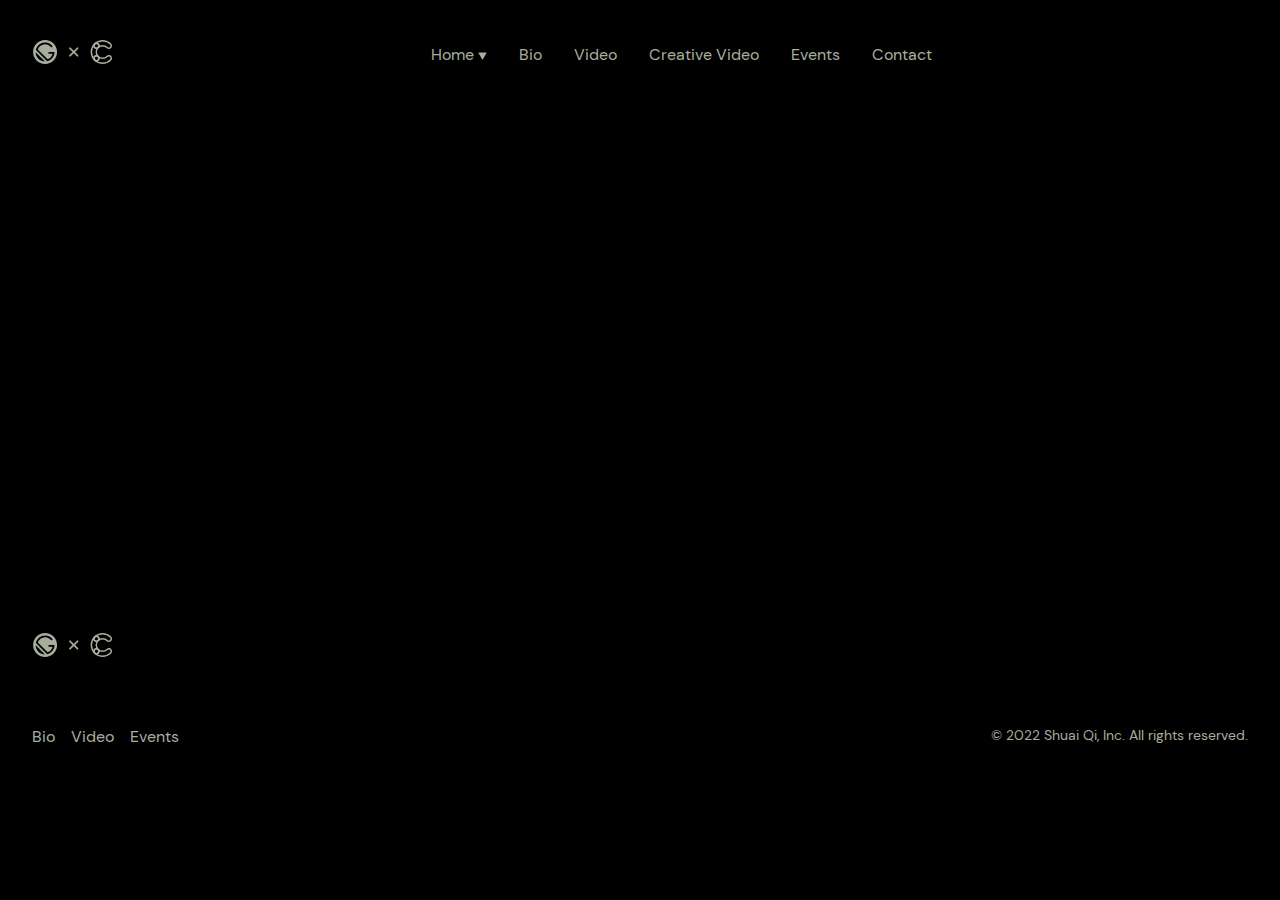
<file: creativeVideos/index.html>
<!DOCTYPE html><html lang="en-us"><head><meta charSet="utf-8"/><meta http-equiv="x-ua-compatible" content="ie=edge"/><meta name="viewport" content="width=device-width, initial-scale=1, shrink-to-fit=no"/><meta name="theme-color" content="#004ca3"/><meta data-react-helmet="true" name="twitter:title"/><meta data-react-helmet="true" name="twitter:card" content="summary"/><meta data-react-helmet="true" property="og:title"/><meta data-react-helmet="true" charSet="utf-8"/><meta name="generator" content="Gatsby 4.12.1"/><style data-href="/styles.098b29d79fbb5adb87b4.css" data-identity="gatsby-global-css">@font-face{font-display:swap;font-family:DM Sans;font-style:normal;font-weight:400;src:url(/static/dm-sans-latin-ext-400-normal-46f8e89145ca0fc60f623d327d35db08.woff2) format("woff2"),url(/static/dm-sans-all-400-normal-37e3ab8cb633fce97c87dc20cffd615a.woff) format("woff");unicode-range:U+0100-024f,U+0259,U+1e??,U+2020,U+20a0-20ab,U+20ad-20cf,U+2113,U+2c60-2c7f,U+a720-a7ff}@font-face{font-display:swap;font-family:DM Sans;font-style:normal;font-weight:400;src:url(/static/dm-sans-latin-400-normal-71edbde4a8ed19eeef941b7a3ad1639d.woff2) format("woff2"),url(/static/dm-sans-all-400-normal-37e3ab8cb633fce97c87dc20cffd615a.woff) format("woff");unicode-range:U+00??,U+0131,U+0152-0153,U+02bb-02bc,U+02c6,U+02da,U+02dc,U+2000-206f,U+2074,U+20ac,U+2122,U+2191,U+2193,U+2212,U+2215,U+feff,U+fffd}@font-face{font-display:swap;font-family:DM Sans;font-style:normal;font-weight:500;src:url(/static/dm-sans-latin-ext-500-normal-d0cd2ef294906e1debec9476e18e6bc0.woff2) format("woff2"),url(/static/dm-sans-all-500-normal-0a59c6133bb2afd800545a6228f7c8f1.woff) format("woff");unicode-range:U+0100-024f,U+0259,U+1e??,U+2020,U+20a0-20ab,U+20ad-20cf,U+2113,U+2c60-2c7f,U+a720-a7ff}@font-face{font-display:swap;font-family:DM Sans;font-style:normal;font-weight:500;src:url(/static/dm-sans-latin-500-normal-82c42c7339eddd68c79dc69dd2332da5.woff2) format("woff2"),url(/static/dm-sans-all-500-normal-0a59c6133bb2afd800545a6228f7c8f1.woff) format("woff");unicode-range:U+00??,U+0131,U+0152-0153,U+02bb-02bc,U+02c6,U+02da,U+02dc,U+2000-206f,U+2074,U+20ac,U+2122,U+2191,U+2193,U+2212,U+2215,U+feff,U+fffd}@font-face{font-display:swap;font-family:DM Sans;font-style:normal;font-weight:700;src:url(/static/dm-sans-latin-ext-700-normal-260b7f4017e3fb22a92453e9869ad709.woff2) format("woff2"),url(/static/dm-sans-all-700-normal-83ca7716c560a37ada07ced98ad4c6ea.woff) format("woff");unicode-range:U+0100-024f,U+0259,U+1e??,U+2020,U+20a0-20ab,U+20ad-20cf,U+2113,U+2c60-2c7f,U+a720-a7ff}@font-face{font-display:swap;font-family:DM Sans;font-style:normal;font-weight:700;src:url(/static/dm-sans-latin-700-normal-6261bc7f59cc2e5f8f293a89e362662f.woff2) format("woff2"),url(/static/dm-sans-all-700-normal-83ca7716c560a37ada07ced98ad4c6ea.woff) format("woff");unicode-range:U+00??,U+0131,U+0152-0153,U+02bb-02bc,U+02c6,U+02da,U+02dc,U+2000-206f,U+2074,U+20ac,U+2122,U+2191,U+2193,U+2212,U+2215,U+feff,U+fffd}@font-face{font-display:swap;font-family:DM Mono;font-style:normal;font-weight:400;src:url([data-uri]) format("woff2"),url(/static/dm-mono-all-400-normal-71863af5fd990865914dda41c3808a86.woff) format("woff");unicode-range:U+0100-024f,U+0259,U+1e??,U+2020,U+20a0-20ab,U+20ad-20cf,U+2113,U+2c60-2c7f,U+a720-a7ff}@font-face{font-display:swap;font-family:DM Mono;font-style:normal;font-weight:400;src:url(/static/dm-mono-latin-400-normal-c1c4152e83611db446ecc2c0dfd72b04.woff2) format("woff2"),url(/static/dm-mono-all-400-normal-71863af5fd990865914dda41c3808a86.woff) format("woff");unicode-range:U+00??,U+0131,U+0152-0153,U+02bb-02bc,U+02c6,U+02da,U+02dc,U+2000-206f,U+2074,U+20ac,U+2122,U+2191,U+2193,U+2212,U+2215,U+feff,U+fffd}@font-face{font-display:swap;font-family:DM Mono;font-style:normal;font-weight:500;src:url([data-uri]) format("woff2"),url(/static/dm-mono-all-500-normal-dd1211e65f68bed55387e2363e419e78.woff) format("woff");unicode-range:U+0100-024f,U+0259,U+1e??,U+2020,U+20a0-20ab,U+20ad-20cf,U+2113,U+2c60-2c7f,U+a720-a7ff}@font-face{font-display:swap;font-family:DM Mono;font-style:normal;font-weight:500;src:url(/static/dm-mono-latin-500-normal-01077f9f58c8778a2435527972cabf0c.woff2) format("woff2"),url(/static/dm-mono-all-500-normal-dd1211e65f68bed55387e2363e419e78.woff) format("woff");unicode-range:U+00??,U+0131,U+0152-0153,U+02bb-02bc,U+02c6,U+02da,U+02dc,U+2000-206f,U+2074,U+20ac,U+2122,U+2191,U+2193,U+2212,U+2215,U+feff,U+fffd}:root{--wuwu9p0:#000;--wuwu9p1:#a7ae9d;--wuwu9p2:#005bbb;--wuwu9p3:#f5cc00;--wuwu9p4:#004287;--wuwu9p5:#000;--wuwu9p6:-0;--wuwu9p7:4px;--wuwu9p8:8px;--wuwu9p9:16px;--wuwu9pa:32px;--wuwu9pb:64px;--wuwu9pc:128px;--wuwu9pd:-4px;--wuwu9pe:-8px;--wuwu9pf:-16px;--wuwu9pg:-32px;--wuwu9ph:-64px;--wuwu9pi:-128px;--wuwu9pj:12px;--wuwu9pk:14px;--wuwu9pl:16px;--wuwu9pm:18px;--wuwu9pn:24px;--wuwu9po:32px;--wuwu9pp:48px;--wuwu9pq:64px;--wuwu9pr:400;--wuwu9ps:500;--wuwu9pt:600;--wuwu9pu:700;--wuwu9pv:800;--wuwu9pw:"DM Sans",sans-serif;--wuwu9px:"DM Sans",sans-serif;--wuwu9py:DM Mono,Menlo,monospace;--wuwu9pz:1.65;--wuwu9p10:1.25;--wuwu9p11:1.1;--wuwu9p12:1;--wuwu9p13:0;--wuwu9p14:-0.02em;--wuwu9p15:0.08em;--wuwu9p16:1280px;--wuwu9p17:1024px;--wuwu9p18:1440px;--wuwu9p19:848px;--wuwu9p1a:48px;--wuwu9p1b:300px;--wuwu9p1c:400px;--wuwu9p1d:32px;--wuwu9p1e:30px;--wuwu9p1f:10px;--wuwu9p1g:24px;--wuwu9p1h:99999px;--wuwu9p1i:0px 4px 8px 0px #2e29330a,0px 4px 24px 0px #2e293314,0px 8px 24px 0px #473f4f29}.ur0mb0{margin-left:auto;margin-right:auto;max-width:var(--wuwu9p16);padding-left:var(--wuwu9pa);padding-right:var(--wuwu9pa)}.ur0mb2{max-width:var(--wuwu9p18);padding-left:0;padding-right:0}.ur0mb3{max-width:var(--wuwu9p17)}.ur0mb4{max-width:var(--wuwu9p19)}.ur0mb5{padding-bottom:var(--wuwu9pa);padding-left:0;padding-right:0;padding-top:var(--wuwu9pa)}.ur0mb6{align-items:center;display:flex}.ur0mb7{flex-wrap:wrap}.ur0mb8{align-items:flex-start}.ur0mb9{align-items:baseline}.ur0mba{align-items:flex-start}.ur0mba,.ur0mbb{flex-direction:column}.ur0mbc{align-items:flex-end}.ur0mbd{align-items:stretch}.ur0mbe{justify-content:space-between}.ur0mbe,.ur0mbf{flex-wrap:wrap;width:100%}.ur0mbf{justify-content:center}.ur0mbg{flex-direction:column}.ur0mbh{gap:var(--wuwu9p6)}.ur0mbi{gap:var(--wuwu9p7)}.ur0mbj{gap:var(--wuwu9p8)}.ur0mbk{gap:var(--wuwu9p9)}.ur0mbl{gap:var(--wuwu9pa)}.ur0mbm{gap:var(--wuwu9pb)}.ur0mbn{gap:var(--wuwu9pc)}.ur0mbo{gap:var(--wuwu9pd)}.ur0mbp{gap:var(--wuwu9pe)}.ur0mbq{gap:var(--wuwu9pf)}.ur0mbr{gap:var(--wuwu9pg)}.ur0mbs{gap:var(--wuwu9ph)}.ur0mbt{gap:var(--wuwu9pi)}.ur0mbu,.ur0mbv,.ur0mbw,.ur0mbx,.ur0mby,.ur0mbz{width:100%}.ur0mb10{list-style:none;margin:0;padding:0}.ur0mb11{padding:var(--wuwu9p6)}.ur0mb12{padding:var(--wuwu9p7)}.ur0mb13{padding:var(--wuwu9p8)}.ur0mb14{padding:var(--wuwu9p9)}.ur0mb15{padding:var(--wuwu9pa)}.ur0mb16{padding:var(--wuwu9pb)}.ur0mb17{padding:var(--wuwu9pc)}.ur0mb18{padding:var(--wuwu9pd)}.ur0mb19{padding:var(--wuwu9pe)}.ur0mb1a{padding:var(--wuwu9pf)}.ur0mb1b{padding:var(--wuwu9pg)}.ur0mb1c{padding:var(--wuwu9ph)}.ur0mb1d{padding:var(--wuwu9pi)}.ur0mb1e{padding-bottom:var(--wuwu9p6);padding-top:var(--wuwu9p6)}.ur0mb1f{padding-bottom:var(--wuwu9p7);padding-top:var(--wuwu9p7)}.ur0mb1g{padding-bottom:var(--wuwu9p8);padding-top:var(--wuwu9p8)}.ur0mb1h{padding-bottom:var(--wuwu9p9);padding-top:var(--wuwu9p9)}.ur0mb1i{padding-bottom:var(--wuwu9pa);padding-top:var(--wuwu9pa)}.ur0mb1j{padding-bottom:var(--wuwu9pb);padding-top:var(--wuwu9pb)}.ur0mb1k{padding-bottom:var(--wuwu9pc);padding-top:var(--wuwu9pc)}.ur0mb1l{padding-bottom:var(--wuwu9pd);padding-top:var(--wuwu9pd)}.ur0mb1m{padding-bottom:var(--wuwu9pe);padding-top:var(--wuwu9pe)}.ur0mb1n{padding-bottom:var(--wuwu9pf);padding-top:var(--wuwu9pf)}.ur0mb1o{padding-bottom:var(--wuwu9pg);padding-top:var(--wuwu9pg)}.ur0mb1p{padding-bottom:var(--wuwu9ph);padding-top:var(--wuwu9ph)}.ur0mb1q{padding-bottom:var(--wuwu9pi);padding-top:var(--wuwu9pi)}.ur0mb1r{margin-bottom:var(--wuwu9p6);margin-top:var(--wuwu9p6)}.ur0mb1s{margin-bottom:var(--wuwu9p7);margin-top:var(--wuwu9p7)}.ur0mb1t{margin-bottom:var(--wuwu9p8);margin-top:var(--wuwu9p8)}.ur0mb1u{margin-bottom:var(--wuwu9p9);margin-top:var(--wuwu9p9)}.ur0mb1v{margin-bottom:var(--wuwu9pa);margin-top:var(--wuwu9pa)}.ur0mb1w{margin-bottom:var(--wuwu9pb);margin-top:var(--wuwu9pb)}.ur0mb1x{margin-bottom:var(--wuwu9pc);margin-top:var(--wuwu9pc)}.ur0mb1y{margin-bottom:var(--wuwu9pd);margin-top:var(--wuwu9pd)}.ur0mb1z{margin-bottom:var(--wuwu9pe);margin-top:var(--wuwu9pe)}.ur0mb20{margin-bottom:var(--wuwu9pf);margin-top:var(--wuwu9pf)}.ur0mb21{margin-bottom:var(--wuwu9pg);margin-top:var(--wuwu9pg)}.ur0mb22{margin-bottom:var(--wuwu9ph);margin-top:var(--wuwu9ph)}.ur0mb23{margin-bottom:var(--wuwu9pi);margin-top:var(--wuwu9pi)}.ur0mb24{margin-left:calc(var(--wuwu9p6)*-1);margin-right:calc(var(--wuwu9p6)*-1)}.ur0mb25{margin-left:calc(var(--wuwu9p7)*-1);margin-right:calc(var(--wuwu9p7)*-1)}.ur0mb26{margin-left:calc(var(--wuwu9p8)*-1);margin-right:calc(var(--wuwu9p8)*-1)}.ur0mb27{margin-left:calc(var(--wuwu9p9)*-1);margin-right:calc(var(--wuwu9p9)*-1)}.ur0mb28{margin-left:calc(var(--wuwu9pa)*-1);margin-right:calc(var(--wuwu9pa)*-1)}.ur0mb29{margin-left:calc(var(--wuwu9pb)*-1);margin-right:calc(var(--wuwu9pb)*-1)}.ur0mb2a{margin-left:calc(var(--wuwu9pc)*-1);margin-right:calc(var(--wuwu9pc)*-1)}.ur0mb2b{margin-left:calc(var(--wuwu9pd)*-1);margin-right:calc(var(--wuwu9pd)*-1)}.ur0mb2c{margin-left:calc(var(--wuwu9pe)*-1);margin-right:calc(var(--wuwu9pe)*-1)}.ur0mb2d{margin-left:calc(var(--wuwu9pf)*-1);margin-right:calc(var(--wuwu9pf)*-1)}.ur0mb2e{margin-left:calc(var(--wuwu9pg)*-1);margin-right:calc(var(--wuwu9pg)*-1)}.ur0mb2f{margin-left:calc(var(--wuwu9ph)*-1);margin-right:calc(var(--wuwu9ph)*-1)}.ur0mb2g{margin-left:calc(var(--wuwu9pi)*-1);margin-right:calc(var(--wuwu9pi)*-1)}.ur0mb2h{border-radius:var(--wuwu9p1f);overflow:hidden}.ur0mb2i{border-radius:var(--wuwu9p1g);overflow:hidden}.ur0mb2j{border-radius:var(--wuwu9p1h);overflow:hidden}.ur0mb2o{align-items:center;display:flex;flex-direction:column;text-align:center}.ur0mb2p{padding-bottom:var(--wuwu9pa);padding-top:var(--wuwu9pa)}.ur0mb2q{margin:var(--wuwu9p6)}.ur0mb2r{margin:var(--wuwu9p7)}.ur0mb2s{margin:var(--wuwu9p8)}.ur0mb2t{margin:var(--wuwu9p9)}.ur0mb2u{margin:var(--wuwu9pa)}.ur0mb2v{margin:var(--wuwu9pb)}.ur0mb2w{margin:var(--wuwu9pc)}.ur0mb2x{margin:var(--wuwu9pd)}.ur0mb2y{margin:var(--wuwu9pe)}.ur0mb2z{margin:var(--wuwu9pf)}.ur0mb30{margin:var(--wuwu9pg)}.ur0mb31{margin:var(--wuwu9ph)}.ur0mb32{margin:var(--wuwu9pi)}.ur0mb33{margin:auto}.ur0mb34{margin-left:var(--wuwu9p6)}.ur0mb35{margin-left:var(--wuwu9p7)}.ur0mb36{margin-left:var(--wuwu9p8)}.ur0mb37{margin-left:var(--wuwu9p9)}.ur0mb38{margin-left:var(--wuwu9pa)}.ur0mb39{margin-left:var(--wuwu9pb)}.ur0mb3a{margin-left:var(--wuwu9pc)}.ur0mb3b{margin-left:var(--wuwu9pd)}.ur0mb3c{margin-left:var(--wuwu9pe)}.ur0mb3d{margin-left:var(--wuwu9pf)}.ur0mb3e{margin-left:var(--wuwu9pg)}.ur0mb3f{margin-left:var(--wuwu9ph)}.ur0mb3g{margin-left:var(--wuwu9pi)}.ur0mb3h{margin-left:auto}.ur0mb3i{margin-right:var(--wuwu9p6)}.ur0mb3j{margin-right:var(--wuwu9p7)}.ur0mb3k{margin-right:var(--wuwu9p8)}.ur0mb3l{margin-right:var(--wuwu9p9)}.ur0mb3m{margin-right:var(--wuwu9pa)}.ur0mb3n{margin-right:var(--wuwu9pb)}.ur0mb3o{margin-right:var(--wuwu9pc)}.ur0mb3p{margin-right:var(--wuwu9pd)}.ur0mb3q{margin-right:var(--wuwu9pe)}.ur0mb3r{margin-right:var(--wuwu9pf)}.ur0mb3s{margin-right:var(--wuwu9pg)}.ur0mb3t{margin-right:var(--wuwu9ph)}.ur0mb3u{margin-right:var(--wuwu9pi)}.ur0mb3v{margin-right:auto}.ur0mb3w{margin-top:var(--wuwu9p6)}.ur0mb3x{margin-top:var(--wuwu9p7)}.ur0mb3y{margin-top:var(--wuwu9p8)}.ur0mb3z{margin-top:var(--wuwu9p9)}.ur0mb40{margin-top:var(--wuwu9pa)}.ur0mb41{margin-top:var(--wuwu9pb)}.ur0mb42{margin-top:var(--wuwu9pc)}.ur0mb43{margin-top:var(--wuwu9pd)}.ur0mb44{margin-top:var(--wuwu9pe)}.ur0mb45{margin-top:var(--wuwu9pf)}.ur0mb46{margin-top:var(--wuwu9pg)}.ur0mb47{margin-top:var(--wuwu9ph)}.ur0mb48{margin-top:var(--wuwu9pi)}.ur0mb49{margin-top:auto}.ur0mb4a{margin-bottom:var(--wuwu9p6)}.ur0mb4b{margin-bottom:var(--wuwu9p7)}.ur0mb4c{margin-bottom:var(--wuwu9p8)}.ur0mb4d{margin-bottom:var(--wuwu9p9)}.ur0mb4e{margin-bottom:var(--wuwu9pa)}.ur0mb4f{margin-bottom:var(--wuwu9pb)}.ur0mb4g{margin-bottom:var(--wuwu9pc)}.ur0mb4h{margin-bottom:var(--wuwu9pd)}.ur0mb4i{margin-bottom:var(--wuwu9pe)}.ur0mb4j{margin-bottom:var(--wuwu9pf)}.ur0mb4k{margin-bottom:var(--wuwu9pg)}.ur0mb4l{margin-bottom:var(--wuwu9ph)}.ur0mb4m{margin-bottom:var(--wuwu9pi)}.ur0mb4n{margin-bottom:auto}.ur0mb4o{margin:0}.ur0mb4p{font-size:var(--wuwu9pl)}.ur0mb4p,.ur0mb4q{font-weight:var(--wuwu9pr);letter-spacing:var(--wuwu9p13);line-height:var(--wuwu9pz);margin-bottom:var(--wuwu9p9)}.ur0mb4q{font-size:var(--wuwu9pm)}.ur0mb4r{font-family:var(--wuwu9px);font-size:var(--wuwu9po);font-weight:var(--wuwu9pv);letter-spacing:var(--wuwu9p14);line-height:var(--wuwu9p10);margin-bottom:var(--wuwu9pc);margin-top:var(--wuwu9pa)}.ur0mb4s{font-family:var(--wuwu9px)}.ur0mb4s,.ur0mb4t{font-size:var(--wuwu9po)}.ur0mb4s,.ur0mb4t,.ur0mb4u{font-weight:var(--wuwu9pv);letter-spacing:var(--wuwu9p14);line-height:var(--wuwu9p11);margin-bottom:var(--wuwu9p9)}.ur0mb4u{font-size:var(--wuwu9pn)}.ur0mb4v{font-family:var(--wuwu9py);font-weight:var(--wuwu9ps);line-height:var(--wuwu9p11)}.ur0mb4v,.ur0mb4w{font-size:var(--wuwu9pk);letter-spacing:var(--wuwu9p15);margin-bottom:var(--wuwu9p8);text-transform:uppercase}.ur0mb4w{font-style:normal;font-weight:var(--wuwu9pt)}.ur0mb4x{font-family:var(--wuwu9py);font-size:var(--wuwu9pp);font-weight:var(--wuwu9ps);line-height:var(--wuwu9p11)}.ur0mb4y{font-size:var(--wuwu9pn);font-weight:var(--wuwu9pu);line-height:var(--wuwu9p10)}.ur0mb4z{font-size:var(--wuwu9pk);margin-bottom:var(--wuwu9p8)}.ur0mb50{font-size:var(--wuwu9pm)}.ur0mb51{font-family:var(--wuwu9py);font-size:180px;letter-spacing:var(--wuwu9p14);line-height:var(--wuwu9p12)}.ur0mb52{text-align:center}.ur0mb53{font-weight:var(--wuwu9pu)}.ur0mb54{color:inherit}.ur0mb54:hover{color:var(--wuwu9p4)}.ur0mb55{color:inherit;text-decoration:none;transition-duration:.2s;transition-property:color;transition-timing-function:ease-in-out}.ur0mb55:hover{color:var(--wuwu9p4)}.ur0mb56{background:none;border:none;color:inherit;font-family:var(--wuwu9pw);font-size:inherit;padding:0;text-decoration:none;transition-duration:.2s;transition-property:color;transition-timing-function:ease-in-out}.ur0mb56:hover{color:var(--wuwu9p4);cursor:pointer}.ur0mb57{color:inherit;font-weight:var(--wuwu9pu)}.ur0mb57:hover{color:var(--wuwu9p4)}.ur0mb58{color:inherit;display:block}.ur0mb58,.ur0mb59{text-decoration:none}.ur0mb59{border-radius:var(--wuwu9p1f);display:inline-flex;font-size:var(--wuwu9pl);font-weight:var(--wuwu9pu);line-height:var(--wuwu9p12);padding:var(--wuwu9p9)}.ur0mb5a{background-color:var(--wuwu9p2);color:var(--wuwu9p0)}.ur0mb5a:focus,.ur0mb5a:hover{background-color:var(--wuwu9p4)}.ur0mb5b{background-color:var(--wuwu9p0);color:var(--wuwu9p2)}.ur0mb5b:focus,.ur0mb5b:hover{background-color:var(--wuwu9p4);color:var(--wuwu9p0)}.ur0mb5c{background-color:transparent;color:inherit}.ur0mb5c:focus,.ur0mb5c:hover{background-color:var(--wuwu9p3)}.ur0mb5d{background-color:transparent;color:inherit}.ur0mb5d:focus,.ur0mb5d:hover{background-color:var(--wuwu9p3);color:var(--wuwu9p2)}.ur0mb5e{background-color:var(--wuwu9p2);color:var(--wuwu9p0)}.ur0mb5f{background-color:var(--wuwu9p3);color:var(--wuwu9p2)}.ur0mb5g{margin:0;padding-bottom:var(--wuwu9pa);padding-left:0;padding-right:0;padding-top:0}.ur0mb5h{border-radius:var(--wuwu9p1h);flex-shrink:0;height:var(--wuwu9p1a);min-width:0;width:var(--wuwu9p1a)}.ur0mb5i{height:20px;width:85px}.ur0mb5j{max-width:128px}.ur0mb5k{height:24px;width:24px}.ur0mb5k,.ur0mb5l{margin-bottom:var(--wuwu9p9)}.ur0mb5l{height:32px;width:32px}.ur0mb5m{height:64px;margin-bottom:var(--wuwu9p9);width:64px}.ur0mb5n{color:var(--wuwu9p1);margin-right:var(--wuwu9p9)}.ur0mb5n:focus,.ur0mb5n:hover{color:var(--wuwu9p4)}.ur0mb5o{align-items:center;background:transparent;border:none;cursor:pointer;display:flex;height:48px;justify-content:center;width:48px}.ur0mb5p{clip:rect(0 0 0 0);border:0;height:1px;overflow:hidden;padding:0;position:absolute;white-space:nowrap;width:1px}.ur0mb5q{outline:1px solid tomato}@media screen and (min-width:52em){.ur0mb5{padding:var(--wuwu9pb) var(--wuwu9pa)}.ur0mb4s{font-size:var(--wuwu9pp)}.ur0mb51{font-size:360px}}@media screen and (min-width:40em){.ur0mbg{flex-direction:row}.ur0mbu{width:100%}.ur0mbv{width:50%}.ur0mbw{width:25%}.ur0mbx,.ur0mby{width:33.3333%}.ur0mbz{width:-webkit-fit-content;width:-moz-fit-content;width:fit-content}.ur0mb2k{order:0}.ur0mb2l{order:1}.ur0mb2m{order:2}.ur0mb2n{order:3}.ur0mb2p{padding-bottom:var(--wuwu9pb);padding-top:var(--wuwu9pb)}.ur0mb4r{font-size:var(--wuwu9pq)}}._1pq1c5u0{font-size:var(--wuwu9po)}._1pq1c5u1{margin-top:2rem}._1pq1c5u2{margin:0 auto}._1pq1c5u3{width:30vw}._1pq1c5u4{margin-left:5vw;margin-top:30vh;width:94vw}@media screen and (max-width:40em){._1pq1c5u3{width:80%}._1pq1c5u4{margin-left:0;margin-top:3rem}}._165flw0{display:none;position:relative;z-index:1}._165flw1{display:block;padding-top:var(--wuwu9p9);position:relative}._165flw2{background:var(--wuwu9p2)}._165flw4{color:var(--wuwu9p2)}._165flw5{color:var(--wuwu9p0)}._165flw6{background:var(--wuwu9p2);height:100vh;padding-top:var(--wuwu9pa);position:absolute;width:100vw;z-index:1}._165flw7{color:var(--wuwu9p0);display:block;font-size:var(--wuwu9pn);padding:var(--wuwu9p8) var(--wuwu9pa)}@media screen and (min-width:40em){._165flw0{display:block;padding-top:var(--wuwu9pa)}._165flw1,._165flw6{display:none}}._12kcbqa0{transition-duration:.15s;transition-property:-webkit-transform;transition-property:transform;transition-property:transform,-webkit-transform;transition-timing-function:ease-in-out}._12kcbqa1{-webkit-transform:rotate(-180deg);transform:rotate(-180deg)}._12kcbqa2{-webkit-transform:rotate(90deg);transform:rotate(90deg)}._12kcbqa3{-webkit-transform:rotate(-90deg);transform:rotate(-90deg)}._1fa5qiz0{position:relative}._1fa5qiz1:hover{color:var(--wuwu9p0)}._1fa5qiz3{position:relative;white-space:nowrap;width:-webkit-fit-content;width:-moz-fit-content;width:fit-content}._1fa5qiz6{padding-bottom:var(--wuwu9p9);padding-left:var(--wuwu9pa)}._1fa5qiz7{flex-shrink:0;height:var(--wuwu9p1d);width:var(--wuwu9p1d)}._1fa5qiz9{display:none;white-space:normal}._1fa5qiza{margin:0;padding:0}@media screen and (min-width:40em){._1fa5qiz1{align-items:baseline;color:inherit;font-size:inherit;padding:0}._1fa5qiz1:hover{color:var(--wuwu9p4)}._1fa5qiz2{align-items:baseline}._1fa5qiz3{background:var(--wuwu9p0);border-radius:var(--wuwu9p1g);box-shadow:var(--wuwu9p1i);left:50%;max-width:var(--wuwu9p1c);min-width:var(--wuwu9p1b);padding:var(--wuwu9p9) var(--wuwu9p9) var(--wuwu9p6) var(--wuwu9p9);position:absolute;top:calc(100% + 20px);-webkit-transform:translateX(-50%);transform:translateX(-50%)}._1fa5qiz3:before{border-color:transparent transparent var(--wuwu9p0) transparent;border-style:solid;border-width:0 14px 17.3px;content:"";height:0;left:50%;position:absolute;top:0;-webkit-transform:translateX(-50%) translateY(calc(-100% + 2px));transform:translateX(-50%) translateY(calc(-100% + 2px));width:0}._1fa5qiz4{-webkit-animation:zoomInUp .15s ease-in-out;animation:zoomInUp .15s ease-in-out}._1fa5qiz5{-webkit-animation:zoomOutDown .15s ease-in-out;animation:zoomOutDown .15s ease-in-out;-webkit-animation-fill-mode:forwards;animation-fill-mode:forwards}._1fa5qiz6{align-items:stretch;padding-left:0}._1fa5qiz7{height:var(--wuwu9p1e);width:var(--wuwu9p1e)}._1fa5qiz8{border-radius:var(--wuwu9p1f);color:inherit;font-size:var(--wuwu9pl);font-weight:var(--wuwu9pu);margin:0;padding:var(--wuwu9p8)}._1fa5qiz8:hover{background:var(--wuwu9p3);color:inherit}._1fa5qiz9{display:block;font-size:var(--wuwu9pk);margin:0;min-width:300px}}@-webkit-keyframes zoomInUp{0%{opacity:0;-webkit-transform:scale(.95) translateY(10px) translateX(-50%);transform:scale(.95) translateY(10px) translateX(-50%);visibility:hidden}to{opacity:1;-webkit-transform:scale(1),translateY(0) translateX(-50%);transform:scale(1),translateY(0) translateX(-50%);visibility:visible}}@keyframes zoomInUp{0%{opacity:0;-webkit-transform:scale(.95) translateY(10px) translateX(-50%);transform:scale(.95) translateY(10px) translateX(-50%);visibility:hidden}to{opacity:1;-webkit-transform:scale(1),translateY(0) translateX(-50%);transform:scale(1),translateY(0) translateX(-50%);visibility:visible}}@-webkit-keyframes zoomOutDown{0%{opacity:1;-webkit-transform:scale(1) translateY(0) translateX(-50%);transform:scale(1) translateY(0) translateX(-50%)}to{opacity:0;-webkit-transform:scale(.95) translateY(10px) translateX(-50%);transform:scale(.95) translateY(10px) translateX(-50%);visibility:hidden}}@keyframes zoomOutDown{0%{opacity:1;-webkit-transform:scale(1) translateY(0) translateX(-50%);transform:scale(1) translateY(0) translateX(-50%)}to{opacity:0;-webkit-transform:scale(.95) translateY(10px) translateX(-50%);transform:scale(.95) translateY(10px) translateX(-50%);visibility:hidden}}@-webkit-keyframes fadeIn{0%{opacity:0;visibility:hidden}to{opacity:1;visibility:visible}}@keyframes fadeIn{0%{opacity:0;visibility:hidden}to{opacity:1;visibility:visible}}@-webkit-keyframes fadeOut{0%{opacity:1}to{opacity:0;visibility:hidden}}@keyframes fadeOut{0%{opacity:1}to{opacity:0;visibility:hidden}}body{-webkit-font-smoothing:antialiased;-moz-osx-font-smoothing:grayscale;background-color:var(--wuwu9p0);color:var(--wuwu9p1);font-family:var(--wuwu9pw);margin:0}*{box-sizing:border-box}._1u1urz10{max-width:1108px}._1u1urz11{font-size:var(--wuwu9pm);margin-bottom:var(--wuwu9pb);max-width:798px}._1u1urz12{display:flex}._1u1urz13{margin:0 30px;width:40vw}._1u1urz14{font-size:var(--wuwu9pm);margin:0 30px;width:100%}@media screen and (max-width:40em){._1u1urz12{flex-direction:column}._1u1urz13{width:80%}._1u1urz14{margin:0;padding:0 30px;width:100%}}@media screen and (min-width:40em){._1u1urz11,._1u1urz14{font-size:var(--wuwu9pn)}}.ofnu3i1{align-items:center;display:flex;flex-direction:column}@media screen and (min-width:40em){.ofnu3i0{gap:var(--wuwu9pc)}.ofnu3i1{align-items:flex-start}}._19lgar30{background-image:url(https://s3.bmp.ovh/imgs/2022/04/19/761c85269cff9450.jpg);background-position:50%;background-repeat:no-repeat;background-size:cover;height:100vh;overflow:hidden;width:100vw}._19lgar31{margin-top:2rem}._19lgar32{left:3rem;position:relative;top:-1rem}._19lgar33{font-size:var(--wuwu9pn)}@media screen and (max-width:40em){._19lgar31{margin-top:1rem}._19lgar32{left:1rem}._19lgar33{font-size:var(--wuwu9pl)}}.jyahfc0{align-content:center;display:flex;justify-content:center;margin-top:2rem;width:100%}.jyahfc1{height:500px;width:50%}@media screen and (max-width:40em){.jyahfc1{height:250px}}._8ietgp0{height:50vh}._8ietgp1{margin-top:30vh}._1kart9e0{font-family:var(--wuwu9py);font-style:normal;letter-spacing:-.02em}._1kart9e1{align-items:baseline;color:inherit;display:flex;font-size:var(--wuwu9pn);font-weight:var(--wuwu9pu);gap:10px;justify-content:center;text-align:center}._1kart9e2{height:12px}._1kart9e3{font-size:var(--wuwu9pn);margin-bottom:0;text-align:center}</style><style>.gatsby-image-wrapper{position:relative;overflow:hidden}.gatsby-image-wrapper picture.object-fit-polyfill{position:static!important}.gatsby-image-wrapper img{bottom:0;height:100%;left:0;margin:0;max-width:none;padding:0;position:absolute;right:0;top:0;width:100%;object-fit:cover}.gatsby-image-wrapper [data-main-image]{opacity:0;transform:translateZ(0);transition:opacity .25s linear;will-change:opacity}.gatsby-image-wrapper-constrained{display:inline-block;vertical-align:top}</style><noscript><style>.gatsby-image-wrapper noscript [data-main-image]{opacity:1!important}.gatsby-image-wrapper [data-placeholder-image]{opacity:0!important}</style></noscript><script type="module">const e="undefined"!=typeof HTMLImageElement&&"loading"in HTMLImageElement.prototype;e&&document.body.addEventListener("load",(function(e){if(void 0===e.target.dataset.mainImage)return;if(void 0===e.target.dataset.gatsbyImageSsr)return;const t=e.target;let a=null,n=t;for(;null===a&&n;)void 0!==n.parentNode.dataset.gatsbyImageWrapper&&(a=n.parentNode),n=n.parentNode;const o=a.querySelector("[data-placeholder-image]"),r=new Image;r.src=t.currentSrc,r.decode().catch((()=>{})).then((()=>{t.style.opacity=1,o&&(o.style.opacity=0,o.style.transition="opacity 500ms linear")}))}),!0);</script><title data-react-helmet="true"></title><link rel="icon" href="/favicon-32x32.png?v=74e15343aa3881fdcb0f8177e6463550" type="image/png"/><link rel="manifest" href="/manifest.webmanifest" crossorigin="anonymous"/><link rel="apple-touch-icon" sizes="48x48" href="/icons/icon-48x48.png?v=74e15343aa3881fdcb0f8177e6463550"/><link rel="apple-touch-icon" sizes="72x72" href="/icons/icon-72x72.png?v=74e15343aa3881fdcb0f8177e6463550"/><link rel="apple-touch-icon" sizes="96x96" href="/icons/icon-96x96.png?v=74e15343aa3881fdcb0f8177e6463550"/><link rel="apple-touch-icon" sizes="144x144" href="/icons/icon-144x144.png?v=74e15343aa3881fdcb0f8177e6463550"/><link rel="apple-touch-icon" sizes="192x192" href="/icons/icon-192x192.png?v=74e15343aa3881fdcb0f8177e6463550"/><link rel="apple-touch-icon" sizes="256x256" href="/icons/icon-256x256.png?v=74e15343aa3881fdcb0f8177e6463550"/><link rel="apple-touch-icon" sizes="384x384" href="/icons/icon-384x384.png?v=74e15343aa3881fdcb0f8177e6463550"/><link rel="apple-touch-icon" sizes="512x512" href="/icons/icon-512x512.png?v=74e15343aa3881fdcb0f8177e6463550"/><link as="script" rel="preload" href="/webpack-runtime-40c0ae21cccda9337a6e.js"/><link as="script" rel="preload" href="/framework-4d2939102efa329ec5e5.js"/><link as="script" rel="preload" href="/app-3d248e5bf4dc5b380f0b.js"/><link as="script" rel="preload" href="/commons-dfc598e0b83b1142f4f2.js"/><link as="script" rel="preload" href="/component---src-pages-creative-videos-js-390cc32f380eda59a0c9.js"/><link as="fetch" rel="preload" href="/page-data/creativeVideos/page-data.json" crossorigin="anonymous"/><link as="fetch" rel="preload" href="/page-data/sq/d/3235098977.json" crossorigin="anonymous"/><link as="fetch" rel="preload" href="/page-data/sq/d/860043902.json" crossorigin="anonymous"/><link as="fetch" rel="preload" href="/page-data/app-data.json" crossorigin="anonymous"/></head><body><div id="___gatsby"><div style="outline:none" tabindex="-1" id="gatsby-focus-wrapper"><div><header><div class="ur0mb0 _165flw0"><div class="ur0mb2s"></div><div class="ur0mb6 ur0mbe ur0mbk"><a class="ur0mb55" href="/"><span class="ur0mb5p">Home</span><svg width="82" height="24" viewBox="0 0 82 24" fill="none" xmlns="http://www.w3.org/2000/svg"><path d="M13.083 0C6.48301 0 1.08301 5.4 1.08301 12C1.08301 18.6 6.48301 24 13.083 24C19.683 24 25.083 18.6 25.083 12C25.083 5.4 19.683 0 13.083 0ZM6.39729 18.6857C4.59729 16.8857 3.65444 14.4857 3.65444 12.1714L12.9973 21.4286C10.5973 21.3429 8.19729 20.4857 6.39729 18.6857ZM15.1402 21.1714L3.91158 9.94286C4.85444 5.74286 8.62587 2.57143 13.083 2.57143C16.2544 2.57143 18.9973 4.11429 20.7116 6.42857L19.4259 7.54286C17.9687 5.57143 15.6544 4.28571 13.083 4.28571C9.74015 4.28571 6.91158 6.42857 5.79729 9.42857L15.6544 19.2857C18.1402 18.4286 20.0259 16.2857 20.6259 13.7143H16.5116V12H22.5116C22.5116 16.4571 19.3402 20.2286 15.1402 21.1714Z" fill="currentColor"></path><path d="M46.0628 8.6268C46.2581 8.43154 46.2581 8.11496 46.0628 7.9197L45.8299 7.68681C45.6346 7.49154 45.3181 7.49154 45.1228 7.68681L42.1032 10.7064C41.908 10.9016 41.5914 10.9016 41.3961 10.7064L38.3766 7.6868C38.1813 7.49154 37.8647 7.49154 37.6695 7.68681L37.4366 7.9197C37.2413 8.11496 37.2413 8.43154 37.4366 8.62681L40.4561 11.6464C40.6514 11.8416 40.6514 12.1582 40.4561 12.3535L37.4366 15.373C37.2413 15.5683 37.2413 15.8849 37.4366 16.0801L37.6695 16.313C37.8647 16.5083 38.1813 16.5083 38.3766 16.313L41.3961 13.2935C41.5914 13.0982 41.908 13.0982 42.1032 13.2935L45.1228 16.313C45.3181 16.5083 45.6346 16.5083 45.8299 16.313L46.0628 16.0801C46.2581 15.8849 46.2581 15.5683 46.0628 15.373L43.0432 12.3535C42.848 12.1582 42.848 11.8416 43.0432 11.6464L46.0628 8.6268Z" fill="currentColor" stroke="currentColor" stroke-width="0.5"></path><path d="M66.1256 16.478V16.478C64.9356 15.2915 64.2668 13.6803 64.2668 11.9999C64.2668 10.3195 64.9356 8.70824 66.1256 7.52174V7.52174C67.0908 6.55658 67.0908 4.99176 66.1256 4.0266C65.1604 3.06145 63.5955 3.06145 62.6303 4.0266C60.5388 6.15453 59.3627 9.01622 59.3535 11.9999C59.3832 14.9794 60.5562 17.8338 62.6303 19.9732C63.2547 20.5975 64.1647 20.8414 65.0176 20.6128C65.8705 20.3843 66.5367 19.7181 66.7652 18.8653C66.9938 18.0124 66.7499 17.1024 66.1256 16.478V16.478Z" stroke="currentColor" stroke-width="1.5"></path><path d="M66.1254 7.52183V7.52183C67.3119 6.33194 68.9233 5.66317 70.6037 5.66317C72.2841 5.66317 73.8954 6.33194 75.082 7.52183V7.52183C76.0472 8.48699 77.6121 8.48699 78.5772 7.52183C79.5424 6.55668 79.5424 4.99185 78.5772 4.02669C76.4492 1.93521 73.5875 0.759177 70.6037 0.75C67.624 0.77967 64.7696 1.95268 62.6301 4.02669C61.665 4.99185 61.665 6.55668 62.6301 7.52183C63.5953 8.48699 65.1602 8.48699 66.1254 7.52183V7.52183Z" stroke="currentColor" stroke-width="1.5"></path><path d="M75.082 16.4781V16.4781C73.8954 17.668 72.2841 18.3367 70.6037 18.3367C68.9233 18.3367 67.3119 17.668 66.1254 16.4781V16.4781C65.1602 15.5129 63.5953 15.5129 62.6301 16.4781C61.665 17.4432 61.665 19.0081 62.6301 19.9732C64.7581 22.0647 67.6199 23.2407 70.6037 23.2499C73.5833 23.2202 76.4378 22.0472 78.5772 19.9732C79.2016 19.3489 79.4455 18.4389 79.2169 17.586C78.9884 16.7331 78.3222 16.0669 77.4693 15.8384C76.6164 15.6099 75.7064 15.8537 75.082 16.4781V16.4781Z" stroke="currentColor" stroke-width="1.5"></path><path d="M66.2029 7.55427C67.1836 6.57288 67.1831 4.98229 66.2016 4.00158C65.2202 3.02087 63.6296 3.02143 62.6488 4.00282C61.6681 4.98421 61.6686 6.5748 62.6501 7.55551C63.6315 8.53622 65.2221 8.53566 66.2029 7.55427Z" stroke="currentColor" stroke-width="1.5"></path><path d="M66.1921 19.9927C67.1729 19.0114 67.1723 17.4208 66.1909 16.4401C65.2095 15.4594 63.6188 15.4599 62.6381 16.4413C61.6574 17.4227 61.6579 19.0133 62.6393 19.994C63.6208 20.9747 65.2114 20.9741 66.1921 19.9927Z" stroke="currentColor" stroke-width="1.5"></path></svg></a><nav><ul class="ur0mb6 ur0mbl ur0mb10"><li><div class="ur0mb6 ur0mba ur0mbl _1fa5qiz0" data-id="Home-group-wrapper"><button class="ur0mb56 _1fa5qiz1 _165flw7"><div class="ur0mb6 ur0mbi _1fa5qiz2">Home<svg width="9" height="8" viewBox="0 0 9 8" fill="none" xmlns="http://www.w3.org/2000/svg" class="_12kcbqa0"><path d="M4.93301 7.25C4.74056 7.58333 4.25944 7.58333 4.06699 7.25L0.602886 1.25C0.410435 0.916666 0.650998 0.499999 1.0359 0.499999L7.9641 0.5C8.349 0.5 8.58957 0.916666 8.39712 1.25L4.93301 7.25Z" fill="currentColor"></path></svg></div></button></div></li><li><a class="ur0mb55" href="/about">Bio</a></li><li><a class="ur0mb55" href="/media">Video</a></li><li><a class="ur0mb55" href="/creativeVideos">Creative Video</a></li><li><a class="ur0mb55" href="/events">Events</a></li><li><a class="ur0mb55" href="/contact">Contact</a></li></ul></nav><div></div></div></div><div class="ur0mb0 _165flw1"><div class="ur0mb2s"></div><div class="ur0mb6 ur0mbe ur0mbk"><span class="_165flw4"><a class="ur0mb55" href="/"><span class="ur0mb5p">Home</span><svg width="82" height="24" viewBox="0 0 82 24" fill="none" xmlns="http://www.w3.org/2000/svg"><path d="M13.083 0C6.48301 0 1.08301 5.4 1.08301 12C1.08301 18.6 6.48301 24 13.083 24C19.683 24 25.083 18.6 25.083 12C25.083 5.4 19.683 0 13.083 0ZM6.39729 18.6857C4.59729 16.8857 3.65444 14.4857 3.65444 12.1714L12.9973 21.4286C10.5973 21.3429 8.19729 20.4857 6.39729 18.6857ZM15.1402 21.1714L3.91158 9.94286C4.85444 5.74286 8.62587 2.57143 13.083 2.57143C16.2544 2.57143 18.9973 4.11429 20.7116 6.42857L19.4259 7.54286C17.9687 5.57143 15.6544 4.28571 13.083 4.28571C9.74015 4.28571 6.91158 6.42857 5.79729 9.42857L15.6544 19.2857C18.1402 18.4286 20.0259 16.2857 20.6259 13.7143H16.5116V12H22.5116C22.5116 16.4571 19.3402 20.2286 15.1402 21.1714Z" fill="currentColor"></path><path d="M46.0628 8.6268C46.2581 8.43154 46.2581 8.11496 46.0628 7.9197L45.8299 7.68681C45.6346 7.49154 45.3181 7.49154 45.1228 7.68681L42.1032 10.7064C41.908 10.9016 41.5914 10.9016 41.3961 10.7064L38.3766 7.6868C38.1813 7.49154 37.8647 7.49154 37.6695 7.68681L37.4366 7.9197C37.2413 8.11496 37.2413 8.43154 37.4366 8.62681L40.4561 11.6464C40.6514 11.8416 40.6514 12.1582 40.4561 12.3535L37.4366 15.373C37.2413 15.5683 37.2413 15.8849 37.4366 16.0801L37.6695 16.313C37.8647 16.5083 38.1813 16.5083 38.3766 16.313L41.3961 13.2935C41.5914 13.0982 41.908 13.0982 42.1032 13.2935L45.1228 16.313C45.3181 16.5083 45.6346 16.5083 45.8299 16.313L46.0628 16.0801C46.2581 15.8849 46.2581 15.5683 46.0628 15.373L43.0432 12.3535C42.848 12.1582 42.848 11.8416 43.0432 11.6464L46.0628 8.6268Z" fill="currentColor" stroke="currentColor" stroke-width="0.5"></path><path d="M66.1256 16.478V16.478C64.9356 15.2915 64.2668 13.6803 64.2668 11.9999C64.2668 10.3195 64.9356 8.70824 66.1256 7.52174V7.52174C67.0908 6.55658 67.0908 4.99176 66.1256 4.0266C65.1604 3.06145 63.5955 3.06145 62.6303 4.0266C60.5388 6.15453 59.3627 9.01622 59.3535 11.9999C59.3832 14.9794 60.5562 17.8338 62.6303 19.9732C63.2547 20.5975 64.1647 20.8414 65.0176 20.6128C65.8705 20.3843 66.5367 19.7181 66.7652 18.8653C66.9938 18.0124 66.7499 17.1024 66.1256 16.478V16.478Z" stroke="currentColor" stroke-width="1.5"></path><path d="M66.1254 7.52183V7.52183C67.3119 6.33194 68.9233 5.66317 70.6037 5.66317C72.2841 5.66317 73.8954 6.33194 75.082 7.52183V7.52183C76.0472 8.48699 77.6121 8.48699 78.5772 7.52183C79.5424 6.55668 79.5424 4.99185 78.5772 4.02669C76.4492 1.93521 73.5875 0.759177 70.6037 0.75C67.624 0.77967 64.7696 1.95268 62.6301 4.02669C61.665 4.99185 61.665 6.55668 62.6301 7.52183C63.5953 8.48699 65.1602 8.48699 66.1254 7.52183V7.52183Z" stroke="currentColor" stroke-width="1.5"></path><path d="M75.082 16.4781V16.4781C73.8954 17.668 72.2841 18.3367 70.6037 18.3367C68.9233 18.3367 67.3119 17.668 66.1254 16.4781V16.4781C65.1602 15.5129 63.5953 15.5129 62.6301 16.4781C61.665 17.4432 61.665 19.0081 62.6301 19.9732C64.7581 22.0647 67.6199 23.2407 70.6037 23.2499C73.5833 23.2202 76.4378 22.0472 78.5772 19.9732C79.2016 19.3489 79.4455 18.4389 79.2169 17.586C78.9884 16.7331 78.3222 16.0669 77.4693 15.8384C76.6164 15.6099 75.7064 15.8537 75.082 16.4781V16.4781Z" stroke="currentColor" stroke-width="1.5"></path><path d="M66.2029 7.55427C67.1836 6.57288 67.1831 4.98229 66.2016 4.00158C65.2202 3.02087 63.6296 3.02143 62.6488 4.00282C61.6681 4.98421 61.6686 6.5748 62.6501 7.55551C63.6315 8.53622 65.2221 8.53566 66.2029 7.55427Z" stroke="currentColor" stroke-width="1.5"></path><path d="M66.1921 19.9927C67.1729 19.0114 67.1723 17.4208 66.1909 16.4401C65.2095 15.4594 63.6188 15.4599 62.6381 16.4413C61.6574 17.4227 61.6579 19.0133 62.6393 19.994C63.6208 20.9747 65.2114 20.9741 66.1921 19.9927Z" stroke="currentColor" stroke-width="1.5"></path></svg></a></span><div class="ur0mb6 ur0mbk"><div class="ur0mb33"></div><div></div><div class="ur0mb3r"><button class="ur0mb5o _165flw4" title="Toggle menu"><svg xmlns="http://www.w3.org/2000/svg" width="24" height="24" viewBox="0 0 24 24" fill="none" stroke="currentColor" stroke-width="2" stroke-linecap="round" stroke-linejoin="round"><line x1="3" y1="12" x2="21" y2="12"></line><line x1="3" y1="6" x2="21" y2="6"></line><line x1="3" y1="18" x2="21" y2="18"></line></svg></button></div></div></div></div></header><div class="jyahfc0"><iframe title="video" class="jyahfc1" frameborder="no" src="https://share.plvideo.cn/front/video/preview?vid=c462584f45e19f6d7876a8e96a729589_c"></iframe></div><footer class="ur0mbu ur0mb1i"><div class="ur0mb0"><div class="ur0mb6 ur0mb8 ur0mbg ur0mbk"><a class="ur0mb55" href="/"><span class="ur0mb5p">Home</span><svg width="82" height="24" viewBox="0 0 82 24" fill="none" xmlns="http://www.w3.org/2000/svg"><path d="M13.083 0C6.48301 0 1.08301 5.4 1.08301 12C1.08301 18.6 6.48301 24 13.083 24C19.683 24 25.083 18.6 25.083 12C25.083 5.4 19.683 0 13.083 0ZM6.39729 18.6857C4.59729 16.8857 3.65444 14.4857 3.65444 12.1714L12.9973 21.4286C10.5973 21.3429 8.19729 20.4857 6.39729 18.6857ZM15.1402 21.1714L3.91158 9.94286C4.85444 5.74286 8.62587 2.57143 13.083 2.57143C16.2544 2.57143 18.9973 4.11429 20.7116 6.42857L19.4259 7.54286C17.9687 5.57143 15.6544 4.28571 13.083 4.28571C9.74015 4.28571 6.91158 6.42857 5.79729 9.42857L15.6544 19.2857C18.1402 18.4286 20.0259 16.2857 20.6259 13.7143H16.5116V12H22.5116C22.5116 16.4571 19.3402 20.2286 15.1402 21.1714Z" fill="currentColor"></path><path d="M46.0628 8.6268C46.2581 8.43154 46.2581 8.11496 46.0628 7.9197L45.8299 7.68681C45.6346 7.49154 45.3181 7.49154 45.1228 7.68681L42.1032 10.7064C41.908 10.9016 41.5914 10.9016 41.3961 10.7064L38.3766 7.6868C38.1813 7.49154 37.8647 7.49154 37.6695 7.68681L37.4366 7.9197C37.2413 8.11496 37.2413 8.43154 37.4366 8.62681L40.4561 11.6464C40.6514 11.8416 40.6514 12.1582 40.4561 12.3535L37.4366 15.373C37.2413 15.5683 37.2413 15.8849 37.4366 16.0801L37.6695 16.313C37.8647 16.5083 38.1813 16.5083 38.3766 16.313L41.3961 13.2935C41.5914 13.0982 41.908 13.0982 42.1032 13.2935L45.1228 16.313C45.3181 16.5083 45.6346 16.5083 45.8299 16.313L46.0628 16.0801C46.2581 15.8849 46.2581 15.5683 46.0628 15.373L43.0432 12.3535C42.848 12.1582 42.848 11.8416 43.0432 11.6464L46.0628 8.6268Z" fill="currentColor" stroke="currentColor" stroke-width="0.5"></path><path d="M66.1256 16.478V16.478C64.9356 15.2915 64.2668 13.6803 64.2668 11.9999C64.2668 10.3195 64.9356 8.70824 66.1256 7.52174V7.52174C67.0908 6.55658 67.0908 4.99176 66.1256 4.0266C65.1604 3.06145 63.5955 3.06145 62.6303 4.0266C60.5388 6.15453 59.3627 9.01622 59.3535 11.9999C59.3832 14.9794 60.5562 17.8338 62.6303 19.9732C63.2547 20.5975 64.1647 20.8414 65.0176 20.6128C65.8705 20.3843 66.5367 19.7181 66.7652 18.8653C66.9938 18.0124 66.7499 17.1024 66.1256 16.478V16.478Z" stroke="currentColor" stroke-width="1.5"></path><path d="M66.1254 7.52183V7.52183C67.3119 6.33194 68.9233 5.66317 70.6037 5.66317C72.2841 5.66317 73.8954 6.33194 75.082 7.52183V7.52183C76.0472 8.48699 77.6121 8.48699 78.5772 7.52183C79.5424 6.55668 79.5424 4.99185 78.5772 4.02669C76.4492 1.93521 73.5875 0.759177 70.6037 0.75C67.624 0.77967 64.7696 1.95268 62.6301 4.02669C61.665 4.99185 61.665 6.55668 62.6301 7.52183C63.5953 8.48699 65.1602 8.48699 66.1254 7.52183V7.52183Z" stroke="currentColor" stroke-width="1.5"></path><path d="M75.082 16.4781V16.4781C73.8954 17.668 72.2841 18.3367 70.6037 18.3367C68.9233 18.3367 67.3119 17.668 66.1254 16.4781V16.4781C65.1602 15.5129 63.5953 15.5129 62.6301 16.4781C61.665 17.4432 61.665 19.0081 62.6301 19.9732C64.7581 22.0647 67.6199 23.2407 70.6037 23.2499C73.5833 23.2202 76.4378 22.0472 78.5772 19.9732C79.2016 19.3489 79.4455 18.4389 79.2169 17.586C78.9884 16.7331 78.3222 16.0669 77.4693 15.8384C76.6164 15.6099 75.7064 15.8537 75.082 16.4781V16.4781Z" stroke="currentColor" stroke-width="1.5"></path><path d="M66.2029 7.55427C67.1836 6.57288 67.1831 4.98229 66.2016 4.00158C65.2202 3.02087 63.6296 3.02143 62.6488 4.00282C61.6681 4.98421 61.6686 6.5748 62.6501 7.55551C63.6315 8.53622 65.2221 8.53566 66.2029 7.55427Z" stroke="currentColor" stroke-width="1.5"></path><path d="M66.1921 19.9927C67.1729 19.0114 67.1723 17.4208 66.1909 16.4401C65.2095 15.4594 63.6188 15.4599 62.6381 16.4413C61.6574 17.4227 61.6579 19.0133 62.6393 19.994C63.6208 20.9747 65.2114 20.9741 66.1921 19.9927Z" stroke="currentColor" stroke-width="1.5"></path></svg></a><div class="ur0mb33"></div><ul class="ur0mb6 ur0mbk ur0mb10"></ul></div><div class="ur0mb2v"></div><div class="ur0mb6 ur0mb8 ur0mbg ur0mbk"><ul class="ur0mb6 ur0mb8 ur0mbg ur0mbk ur0mb10"><li><a class="ur0mb55" href="/about">Bio</a></li><li><a class="ur0mb55" href="/media">Video</a></li><li><a class="ur0mb55" href="/events">Events</a></li></ul><div class="ur0mb33"></div><ul class="ur0mb6 ur0mbk ur0mb10"></ul><div class="ur0mb4z ur0mb4o">© 2022 Shuai Qi, Inc. All rights reserved.</div></div></div><div class="ur0mb2t"></div></footer></div></div><div id="gatsby-announcer" style="position:absolute;top:0;width:1px;height:1px;padding:0;overflow:hidden;clip:rect(0, 0, 0, 0);white-space:nowrap;border:0" aria-live="assertive" aria-atomic="true"></div></div><script id="gatsby-script-loader">/*<![CDATA[*/window.pagePath="/creativeVideos/";window.___webpackCompilationHash="9125b7379ffe35560762";/*]]>*/</script><script id="gatsby-chunk-mapping">/*<![CDATA[*/window.___chunkMapping={"polyfill":["/polyfill-53cd22c2a6d56f0557d9.js"],"app":["/app-3d248e5bf4dc5b380f0b.js"],"component---src-pages-404-js":["/component---src-pages-404-js-f4d77d8923522e8e1b58.js"],"component---src-pages-about-js":["/component---src-pages-about-js-e765e520c8a4831b719b.js"],"component---src-pages-contact-js":["/component---src-pages-contact-js-5813a4f330e7f3ca0dc1.js"],"component---src-pages-creative-videos-js":["/component---src-pages-creative-videos-js-390cc32f380eda59a0c9.js"],"component---src-pages-events-js":["/component---src-pages-events-js-86804a1bb740dac5439f.js"],"component---src-pages-index-js":["/component---src-pages-index-js-94f6ee1971b194cf92d5.js"],"component---src-pages-media-js":["/component---src-pages-media-js-b8fc5f132c2b7d6c292e.js"],"component---src-pages-page-slug-js":["/component---src-pages-page-slug-js-546db30b085c7e9fcc5d.js"]};/*]]>*/</script><script src="/polyfill-53cd22c2a6d56f0557d9.js" nomodule=""></script><script src="/component---src-pages-creative-videos-js-390cc32f380eda59a0c9.js" async=""></script><script src="/commons-dfc598e0b83b1142f4f2.js" async=""></script><script src="/app-3d248e5bf4dc5b380f0b.js" async=""></script><script src="/framework-4d2939102efa329ec5e5.js" async=""></script><script src="/webpack-runtime-40c0ae21cccda9337a6e.js" async=""></script></body></html>
</file>
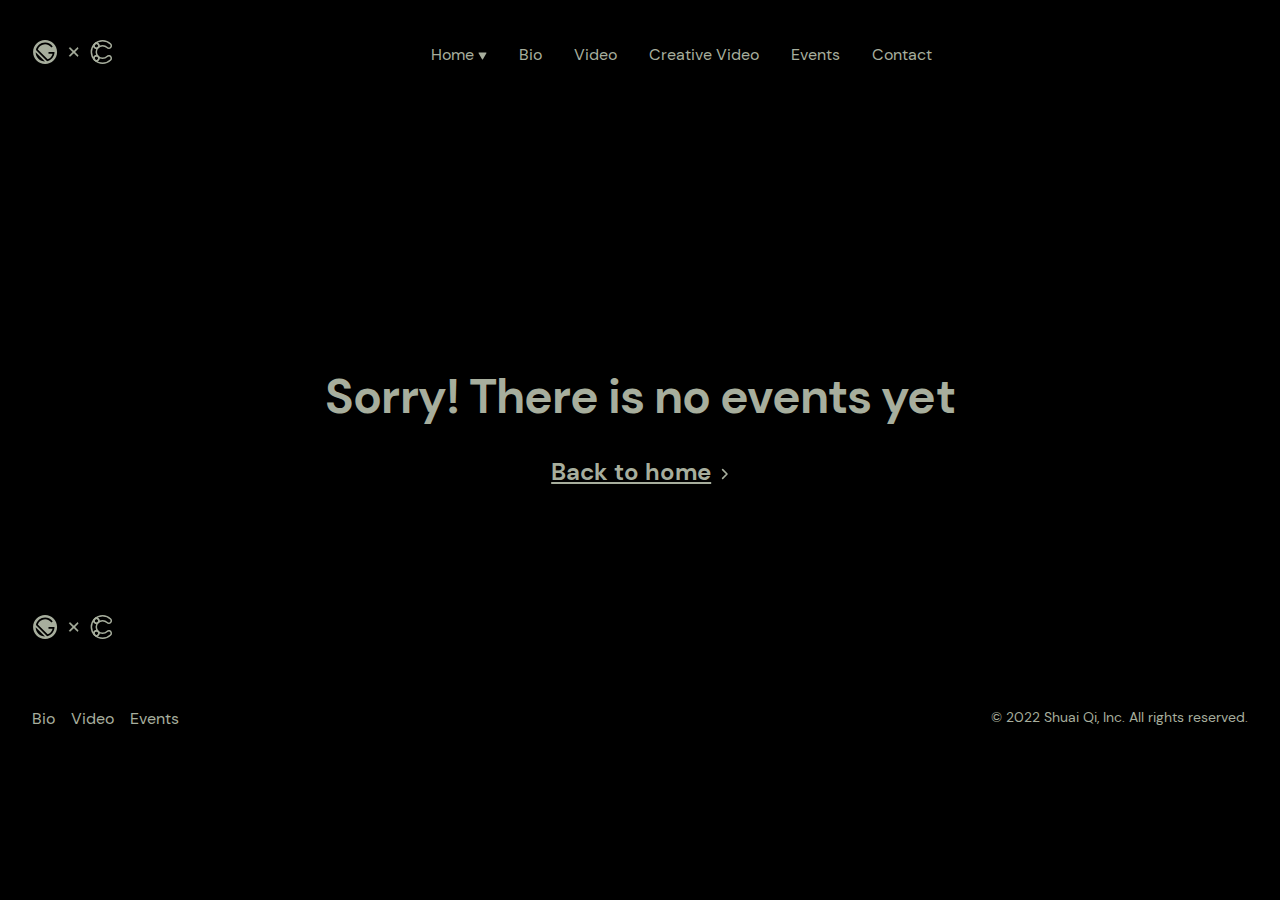
<file: events/index.html>
<!DOCTYPE html><html lang="en-us"><head><meta charSet="utf-8"/><meta http-equiv="x-ua-compatible" content="ie=edge"/><meta name="viewport" content="width=device-width, initial-scale=1, shrink-to-fit=no"/><meta name="theme-color" content="#004ca3"/><meta data-react-helmet="true" name="twitter:title" content="Recently Events"/><meta data-react-helmet="true" name="twitter:card" content="summary"/><meta data-react-helmet="true" property="og:title" content="Recently Events"/><meta data-react-helmet="true" charSet="utf-8"/><meta name="generator" content="Gatsby 4.12.1"/><style data-href="/styles.098b29d79fbb5adb87b4.css" data-identity="gatsby-global-css">@font-face{font-display:swap;font-family:DM Sans;font-style:normal;font-weight:400;src:url(/static/dm-sans-latin-ext-400-normal-46f8e89145ca0fc60f623d327d35db08.woff2) format("woff2"),url(/static/dm-sans-all-400-normal-37e3ab8cb633fce97c87dc20cffd615a.woff) format("woff");unicode-range:U+0100-024f,U+0259,U+1e??,U+2020,U+20a0-20ab,U+20ad-20cf,U+2113,U+2c60-2c7f,U+a720-a7ff}@font-face{font-display:swap;font-family:DM Sans;font-style:normal;font-weight:400;src:url(/static/dm-sans-latin-400-normal-71edbde4a8ed19eeef941b7a3ad1639d.woff2) format("woff2"),url(/static/dm-sans-all-400-normal-37e3ab8cb633fce97c87dc20cffd615a.woff) format("woff");unicode-range:U+00??,U+0131,U+0152-0153,U+02bb-02bc,U+02c6,U+02da,U+02dc,U+2000-206f,U+2074,U+20ac,U+2122,U+2191,U+2193,U+2212,U+2215,U+feff,U+fffd}@font-face{font-display:swap;font-family:DM Sans;font-style:normal;font-weight:500;src:url(/static/dm-sans-latin-ext-500-normal-d0cd2ef294906e1debec9476e18e6bc0.woff2) format("woff2"),url(/static/dm-sans-all-500-normal-0a59c6133bb2afd800545a6228f7c8f1.woff) format("woff");unicode-range:U+0100-024f,U+0259,U+1e??,U+2020,U+20a0-20ab,U+20ad-20cf,U+2113,U+2c60-2c7f,U+a720-a7ff}@font-face{font-display:swap;font-family:DM Sans;font-style:normal;font-weight:500;src:url(/static/dm-sans-latin-500-normal-82c42c7339eddd68c79dc69dd2332da5.woff2) format("woff2"),url(/static/dm-sans-all-500-normal-0a59c6133bb2afd800545a6228f7c8f1.woff) format("woff");unicode-range:U+00??,U+0131,U+0152-0153,U+02bb-02bc,U+02c6,U+02da,U+02dc,U+2000-206f,U+2074,U+20ac,U+2122,U+2191,U+2193,U+2212,U+2215,U+feff,U+fffd}@font-face{font-display:swap;font-family:DM Sans;font-style:normal;font-weight:700;src:url(/static/dm-sans-latin-ext-700-normal-260b7f4017e3fb22a92453e9869ad709.woff2) format("woff2"),url(/static/dm-sans-all-700-normal-83ca7716c560a37ada07ced98ad4c6ea.woff) format("woff");unicode-range:U+0100-024f,U+0259,U+1e??,U+2020,U+20a0-20ab,U+20ad-20cf,U+2113,U+2c60-2c7f,U+a720-a7ff}@font-face{font-display:swap;font-family:DM Sans;font-style:normal;font-weight:700;src:url(/static/dm-sans-latin-700-normal-6261bc7f59cc2e5f8f293a89e362662f.woff2) format("woff2"),url(/static/dm-sans-all-700-normal-83ca7716c560a37ada07ced98ad4c6ea.woff) format("woff");unicode-range:U+00??,U+0131,U+0152-0153,U+02bb-02bc,U+02c6,U+02da,U+02dc,U+2000-206f,U+2074,U+20ac,U+2122,U+2191,U+2193,U+2212,U+2215,U+feff,U+fffd}@font-face{font-display:swap;font-family:DM Mono;font-style:normal;font-weight:400;src:url([data-uri]) format("woff2"),url(/static/dm-mono-all-400-normal-71863af5fd990865914dda41c3808a86.woff) format("woff");unicode-range:U+0100-024f,U+0259,U+1e??,U+2020,U+20a0-20ab,U+20ad-20cf,U+2113,U+2c60-2c7f,U+a720-a7ff}@font-face{font-display:swap;font-family:DM Mono;font-style:normal;font-weight:400;src:url(/static/dm-mono-latin-400-normal-c1c4152e83611db446ecc2c0dfd72b04.woff2) format("woff2"),url(/static/dm-mono-all-400-normal-71863af5fd990865914dda41c3808a86.woff) format("woff");unicode-range:U+00??,U+0131,U+0152-0153,U+02bb-02bc,U+02c6,U+02da,U+02dc,U+2000-206f,U+2074,U+20ac,U+2122,U+2191,U+2193,U+2212,U+2215,U+feff,U+fffd}@font-face{font-display:swap;font-family:DM Mono;font-style:normal;font-weight:500;src:url([data-uri]) format("woff2"),url(/static/dm-mono-all-500-normal-dd1211e65f68bed55387e2363e419e78.woff) format("woff");unicode-range:U+0100-024f,U+0259,U+1e??,U+2020,U+20a0-20ab,U+20ad-20cf,U+2113,U+2c60-2c7f,U+a720-a7ff}@font-face{font-display:swap;font-family:DM Mono;font-style:normal;font-weight:500;src:url(/static/dm-mono-latin-500-normal-01077f9f58c8778a2435527972cabf0c.woff2) format("woff2"),url(/static/dm-mono-all-500-normal-dd1211e65f68bed55387e2363e419e78.woff) format("woff");unicode-range:U+00??,U+0131,U+0152-0153,U+02bb-02bc,U+02c6,U+02da,U+02dc,U+2000-206f,U+2074,U+20ac,U+2122,U+2191,U+2193,U+2212,U+2215,U+feff,U+fffd}:root{--wuwu9p0:#000;--wuwu9p1:#a7ae9d;--wuwu9p2:#005bbb;--wuwu9p3:#f5cc00;--wuwu9p4:#004287;--wuwu9p5:#000;--wuwu9p6:-0;--wuwu9p7:4px;--wuwu9p8:8px;--wuwu9p9:16px;--wuwu9pa:32px;--wuwu9pb:64px;--wuwu9pc:128px;--wuwu9pd:-4px;--wuwu9pe:-8px;--wuwu9pf:-16px;--wuwu9pg:-32px;--wuwu9ph:-64px;--wuwu9pi:-128px;--wuwu9pj:12px;--wuwu9pk:14px;--wuwu9pl:16px;--wuwu9pm:18px;--wuwu9pn:24px;--wuwu9po:32px;--wuwu9pp:48px;--wuwu9pq:64px;--wuwu9pr:400;--wuwu9ps:500;--wuwu9pt:600;--wuwu9pu:700;--wuwu9pv:800;--wuwu9pw:"DM Sans",sans-serif;--wuwu9px:"DM Sans",sans-serif;--wuwu9py:DM Mono,Menlo,monospace;--wuwu9pz:1.65;--wuwu9p10:1.25;--wuwu9p11:1.1;--wuwu9p12:1;--wuwu9p13:0;--wuwu9p14:-0.02em;--wuwu9p15:0.08em;--wuwu9p16:1280px;--wuwu9p17:1024px;--wuwu9p18:1440px;--wuwu9p19:848px;--wuwu9p1a:48px;--wuwu9p1b:300px;--wuwu9p1c:400px;--wuwu9p1d:32px;--wuwu9p1e:30px;--wuwu9p1f:10px;--wuwu9p1g:24px;--wuwu9p1h:99999px;--wuwu9p1i:0px 4px 8px 0px #2e29330a,0px 4px 24px 0px #2e293314,0px 8px 24px 0px #473f4f29}.ur0mb0{margin-left:auto;margin-right:auto;max-width:var(--wuwu9p16);padding-left:var(--wuwu9pa);padding-right:var(--wuwu9pa)}.ur0mb2{max-width:var(--wuwu9p18);padding-left:0;padding-right:0}.ur0mb3{max-width:var(--wuwu9p17)}.ur0mb4{max-width:var(--wuwu9p19)}.ur0mb5{padding-bottom:var(--wuwu9pa);padding-left:0;padding-right:0;padding-top:var(--wuwu9pa)}.ur0mb6{align-items:center;display:flex}.ur0mb7{flex-wrap:wrap}.ur0mb8{align-items:flex-start}.ur0mb9{align-items:baseline}.ur0mba{align-items:flex-start}.ur0mba,.ur0mbb{flex-direction:column}.ur0mbc{align-items:flex-end}.ur0mbd{align-items:stretch}.ur0mbe{justify-content:space-between}.ur0mbe,.ur0mbf{flex-wrap:wrap;width:100%}.ur0mbf{justify-content:center}.ur0mbg{flex-direction:column}.ur0mbh{gap:var(--wuwu9p6)}.ur0mbi{gap:var(--wuwu9p7)}.ur0mbj{gap:var(--wuwu9p8)}.ur0mbk{gap:var(--wuwu9p9)}.ur0mbl{gap:var(--wuwu9pa)}.ur0mbm{gap:var(--wuwu9pb)}.ur0mbn{gap:var(--wuwu9pc)}.ur0mbo{gap:var(--wuwu9pd)}.ur0mbp{gap:var(--wuwu9pe)}.ur0mbq{gap:var(--wuwu9pf)}.ur0mbr{gap:var(--wuwu9pg)}.ur0mbs{gap:var(--wuwu9ph)}.ur0mbt{gap:var(--wuwu9pi)}.ur0mbu,.ur0mbv,.ur0mbw,.ur0mbx,.ur0mby,.ur0mbz{width:100%}.ur0mb10{list-style:none;margin:0;padding:0}.ur0mb11{padding:var(--wuwu9p6)}.ur0mb12{padding:var(--wuwu9p7)}.ur0mb13{padding:var(--wuwu9p8)}.ur0mb14{padding:var(--wuwu9p9)}.ur0mb15{padding:var(--wuwu9pa)}.ur0mb16{padding:var(--wuwu9pb)}.ur0mb17{padding:var(--wuwu9pc)}.ur0mb18{padding:var(--wuwu9pd)}.ur0mb19{padding:var(--wuwu9pe)}.ur0mb1a{padding:var(--wuwu9pf)}.ur0mb1b{padding:var(--wuwu9pg)}.ur0mb1c{padding:var(--wuwu9ph)}.ur0mb1d{padding:var(--wuwu9pi)}.ur0mb1e{padding-bottom:var(--wuwu9p6);padding-top:var(--wuwu9p6)}.ur0mb1f{padding-bottom:var(--wuwu9p7);padding-top:var(--wuwu9p7)}.ur0mb1g{padding-bottom:var(--wuwu9p8);padding-top:var(--wuwu9p8)}.ur0mb1h{padding-bottom:var(--wuwu9p9);padding-top:var(--wuwu9p9)}.ur0mb1i{padding-bottom:var(--wuwu9pa);padding-top:var(--wuwu9pa)}.ur0mb1j{padding-bottom:var(--wuwu9pb);padding-top:var(--wuwu9pb)}.ur0mb1k{padding-bottom:var(--wuwu9pc);padding-top:var(--wuwu9pc)}.ur0mb1l{padding-bottom:var(--wuwu9pd);padding-top:var(--wuwu9pd)}.ur0mb1m{padding-bottom:var(--wuwu9pe);padding-top:var(--wuwu9pe)}.ur0mb1n{padding-bottom:var(--wuwu9pf);padding-top:var(--wuwu9pf)}.ur0mb1o{padding-bottom:var(--wuwu9pg);padding-top:var(--wuwu9pg)}.ur0mb1p{padding-bottom:var(--wuwu9ph);padding-top:var(--wuwu9ph)}.ur0mb1q{padding-bottom:var(--wuwu9pi);padding-top:var(--wuwu9pi)}.ur0mb1r{margin-bottom:var(--wuwu9p6);margin-top:var(--wuwu9p6)}.ur0mb1s{margin-bottom:var(--wuwu9p7);margin-top:var(--wuwu9p7)}.ur0mb1t{margin-bottom:var(--wuwu9p8);margin-top:var(--wuwu9p8)}.ur0mb1u{margin-bottom:var(--wuwu9p9);margin-top:var(--wuwu9p9)}.ur0mb1v{margin-bottom:var(--wuwu9pa);margin-top:var(--wuwu9pa)}.ur0mb1w{margin-bottom:var(--wuwu9pb);margin-top:var(--wuwu9pb)}.ur0mb1x{margin-bottom:var(--wuwu9pc);margin-top:var(--wuwu9pc)}.ur0mb1y{margin-bottom:var(--wuwu9pd);margin-top:var(--wuwu9pd)}.ur0mb1z{margin-bottom:var(--wuwu9pe);margin-top:var(--wuwu9pe)}.ur0mb20{margin-bottom:var(--wuwu9pf);margin-top:var(--wuwu9pf)}.ur0mb21{margin-bottom:var(--wuwu9pg);margin-top:var(--wuwu9pg)}.ur0mb22{margin-bottom:var(--wuwu9ph);margin-top:var(--wuwu9ph)}.ur0mb23{margin-bottom:var(--wuwu9pi);margin-top:var(--wuwu9pi)}.ur0mb24{margin-left:calc(var(--wuwu9p6)*-1);margin-right:calc(var(--wuwu9p6)*-1)}.ur0mb25{margin-left:calc(var(--wuwu9p7)*-1);margin-right:calc(var(--wuwu9p7)*-1)}.ur0mb26{margin-left:calc(var(--wuwu9p8)*-1);margin-right:calc(var(--wuwu9p8)*-1)}.ur0mb27{margin-left:calc(var(--wuwu9p9)*-1);margin-right:calc(var(--wuwu9p9)*-1)}.ur0mb28{margin-left:calc(var(--wuwu9pa)*-1);margin-right:calc(var(--wuwu9pa)*-1)}.ur0mb29{margin-left:calc(var(--wuwu9pb)*-1);margin-right:calc(var(--wuwu9pb)*-1)}.ur0mb2a{margin-left:calc(var(--wuwu9pc)*-1);margin-right:calc(var(--wuwu9pc)*-1)}.ur0mb2b{margin-left:calc(var(--wuwu9pd)*-1);margin-right:calc(var(--wuwu9pd)*-1)}.ur0mb2c{margin-left:calc(var(--wuwu9pe)*-1);margin-right:calc(var(--wuwu9pe)*-1)}.ur0mb2d{margin-left:calc(var(--wuwu9pf)*-1);margin-right:calc(var(--wuwu9pf)*-1)}.ur0mb2e{margin-left:calc(var(--wuwu9pg)*-1);margin-right:calc(var(--wuwu9pg)*-1)}.ur0mb2f{margin-left:calc(var(--wuwu9ph)*-1);margin-right:calc(var(--wuwu9ph)*-1)}.ur0mb2g{margin-left:calc(var(--wuwu9pi)*-1);margin-right:calc(var(--wuwu9pi)*-1)}.ur0mb2h{border-radius:var(--wuwu9p1f);overflow:hidden}.ur0mb2i{border-radius:var(--wuwu9p1g);overflow:hidden}.ur0mb2j{border-radius:var(--wuwu9p1h);overflow:hidden}.ur0mb2o{align-items:center;display:flex;flex-direction:column;text-align:center}.ur0mb2p{padding-bottom:var(--wuwu9pa);padding-top:var(--wuwu9pa)}.ur0mb2q{margin:var(--wuwu9p6)}.ur0mb2r{margin:var(--wuwu9p7)}.ur0mb2s{margin:var(--wuwu9p8)}.ur0mb2t{margin:var(--wuwu9p9)}.ur0mb2u{margin:var(--wuwu9pa)}.ur0mb2v{margin:var(--wuwu9pb)}.ur0mb2w{margin:var(--wuwu9pc)}.ur0mb2x{margin:var(--wuwu9pd)}.ur0mb2y{margin:var(--wuwu9pe)}.ur0mb2z{margin:var(--wuwu9pf)}.ur0mb30{margin:var(--wuwu9pg)}.ur0mb31{margin:var(--wuwu9ph)}.ur0mb32{margin:var(--wuwu9pi)}.ur0mb33{margin:auto}.ur0mb34{margin-left:var(--wuwu9p6)}.ur0mb35{margin-left:var(--wuwu9p7)}.ur0mb36{margin-left:var(--wuwu9p8)}.ur0mb37{margin-left:var(--wuwu9p9)}.ur0mb38{margin-left:var(--wuwu9pa)}.ur0mb39{margin-left:var(--wuwu9pb)}.ur0mb3a{margin-left:var(--wuwu9pc)}.ur0mb3b{margin-left:var(--wuwu9pd)}.ur0mb3c{margin-left:var(--wuwu9pe)}.ur0mb3d{margin-left:var(--wuwu9pf)}.ur0mb3e{margin-left:var(--wuwu9pg)}.ur0mb3f{margin-left:var(--wuwu9ph)}.ur0mb3g{margin-left:var(--wuwu9pi)}.ur0mb3h{margin-left:auto}.ur0mb3i{margin-right:var(--wuwu9p6)}.ur0mb3j{margin-right:var(--wuwu9p7)}.ur0mb3k{margin-right:var(--wuwu9p8)}.ur0mb3l{margin-right:var(--wuwu9p9)}.ur0mb3m{margin-right:var(--wuwu9pa)}.ur0mb3n{margin-right:var(--wuwu9pb)}.ur0mb3o{margin-right:var(--wuwu9pc)}.ur0mb3p{margin-right:var(--wuwu9pd)}.ur0mb3q{margin-right:var(--wuwu9pe)}.ur0mb3r{margin-right:var(--wuwu9pf)}.ur0mb3s{margin-right:var(--wuwu9pg)}.ur0mb3t{margin-right:var(--wuwu9ph)}.ur0mb3u{margin-right:var(--wuwu9pi)}.ur0mb3v{margin-right:auto}.ur0mb3w{margin-top:var(--wuwu9p6)}.ur0mb3x{margin-top:var(--wuwu9p7)}.ur0mb3y{margin-top:var(--wuwu9p8)}.ur0mb3z{margin-top:var(--wuwu9p9)}.ur0mb40{margin-top:var(--wuwu9pa)}.ur0mb41{margin-top:var(--wuwu9pb)}.ur0mb42{margin-top:var(--wuwu9pc)}.ur0mb43{margin-top:var(--wuwu9pd)}.ur0mb44{margin-top:var(--wuwu9pe)}.ur0mb45{margin-top:var(--wuwu9pf)}.ur0mb46{margin-top:var(--wuwu9pg)}.ur0mb47{margin-top:var(--wuwu9ph)}.ur0mb48{margin-top:var(--wuwu9pi)}.ur0mb49{margin-top:auto}.ur0mb4a{margin-bottom:var(--wuwu9p6)}.ur0mb4b{margin-bottom:var(--wuwu9p7)}.ur0mb4c{margin-bottom:var(--wuwu9p8)}.ur0mb4d{margin-bottom:var(--wuwu9p9)}.ur0mb4e{margin-bottom:var(--wuwu9pa)}.ur0mb4f{margin-bottom:var(--wuwu9pb)}.ur0mb4g{margin-bottom:var(--wuwu9pc)}.ur0mb4h{margin-bottom:var(--wuwu9pd)}.ur0mb4i{margin-bottom:var(--wuwu9pe)}.ur0mb4j{margin-bottom:var(--wuwu9pf)}.ur0mb4k{margin-bottom:var(--wuwu9pg)}.ur0mb4l{margin-bottom:var(--wuwu9ph)}.ur0mb4m{margin-bottom:var(--wuwu9pi)}.ur0mb4n{margin-bottom:auto}.ur0mb4o{margin:0}.ur0mb4p{font-size:var(--wuwu9pl)}.ur0mb4p,.ur0mb4q{font-weight:var(--wuwu9pr);letter-spacing:var(--wuwu9p13);line-height:var(--wuwu9pz);margin-bottom:var(--wuwu9p9)}.ur0mb4q{font-size:var(--wuwu9pm)}.ur0mb4r{font-family:var(--wuwu9px);font-size:var(--wuwu9po);font-weight:var(--wuwu9pv);letter-spacing:var(--wuwu9p14);line-height:var(--wuwu9p10);margin-bottom:var(--wuwu9pc);margin-top:var(--wuwu9pa)}.ur0mb4s{font-family:var(--wuwu9px)}.ur0mb4s,.ur0mb4t{font-size:var(--wuwu9po)}.ur0mb4s,.ur0mb4t,.ur0mb4u{font-weight:var(--wuwu9pv);letter-spacing:var(--wuwu9p14);line-height:var(--wuwu9p11);margin-bottom:var(--wuwu9p9)}.ur0mb4u{font-size:var(--wuwu9pn)}.ur0mb4v{font-family:var(--wuwu9py);font-weight:var(--wuwu9ps);line-height:var(--wuwu9p11)}.ur0mb4v,.ur0mb4w{font-size:var(--wuwu9pk);letter-spacing:var(--wuwu9p15);margin-bottom:var(--wuwu9p8);text-transform:uppercase}.ur0mb4w{font-style:normal;font-weight:var(--wuwu9pt)}.ur0mb4x{font-family:var(--wuwu9py);font-size:var(--wuwu9pp);font-weight:var(--wuwu9ps);line-height:var(--wuwu9p11)}.ur0mb4y{font-size:var(--wuwu9pn);font-weight:var(--wuwu9pu);line-height:var(--wuwu9p10)}.ur0mb4z{font-size:var(--wuwu9pk);margin-bottom:var(--wuwu9p8)}.ur0mb50{font-size:var(--wuwu9pm)}.ur0mb51{font-family:var(--wuwu9py);font-size:180px;letter-spacing:var(--wuwu9p14);line-height:var(--wuwu9p12)}.ur0mb52{text-align:center}.ur0mb53{font-weight:var(--wuwu9pu)}.ur0mb54{color:inherit}.ur0mb54:hover{color:var(--wuwu9p4)}.ur0mb55{color:inherit;text-decoration:none;transition-duration:.2s;transition-property:color;transition-timing-function:ease-in-out}.ur0mb55:hover{color:var(--wuwu9p4)}.ur0mb56{background:none;border:none;color:inherit;font-family:var(--wuwu9pw);font-size:inherit;padding:0;text-decoration:none;transition-duration:.2s;transition-property:color;transition-timing-function:ease-in-out}.ur0mb56:hover{color:var(--wuwu9p4);cursor:pointer}.ur0mb57{color:inherit;font-weight:var(--wuwu9pu)}.ur0mb57:hover{color:var(--wuwu9p4)}.ur0mb58{color:inherit;display:block}.ur0mb58,.ur0mb59{text-decoration:none}.ur0mb59{border-radius:var(--wuwu9p1f);display:inline-flex;font-size:var(--wuwu9pl);font-weight:var(--wuwu9pu);line-height:var(--wuwu9p12);padding:var(--wuwu9p9)}.ur0mb5a{background-color:var(--wuwu9p2);color:var(--wuwu9p0)}.ur0mb5a:focus,.ur0mb5a:hover{background-color:var(--wuwu9p4)}.ur0mb5b{background-color:var(--wuwu9p0);color:var(--wuwu9p2)}.ur0mb5b:focus,.ur0mb5b:hover{background-color:var(--wuwu9p4);color:var(--wuwu9p0)}.ur0mb5c{background-color:transparent;color:inherit}.ur0mb5c:focus,.ur0mb5c:hover{background-color:var(--wuwu9p3)}.ur0mb5d{background-color:transparent;color:inherit}.ur0mb5d:focus,.ur0mb5d:hover{background-color:var(--wuwu9p3);color:var(--wuwu9p2)}.ur0mb5e{background-color:var(--wuwu9p2);color:var(--wuwu9p0)}.ur0mb5f{background-color:var(--wuwu9p3);color:var(--wuwu9p2)}.ur0mb5g{margin:0;padding-bottom:var(--wuwu9pa);padding-left:0;padding-right:0;padding-top:0}.ur0mb5h{border-radius:var(--wuwu9p1h);flex-shrink:0;height:var(--wuwu9p1a);min-width:0;width:var(--wuwu9p1a)}.ur0mb5i{height:20px;width:85px}.ur0mb5j{max-width:128px}.ur0mb5k{height:24px;width:24px}.ur0mb5k,.ur0mb5l{margin-bottom:var(--wuwu9p9)}.ur0mb5l{height:32px;width:32px}.ur0mb5m{height:64px;margin-bottom:var(--wuwu9p9);width:64px}.ur0mb5n{color:var(--wuwu9p1);margin-right:var(--wuwu9p9)}.ur0mb5n:focus,.ur0mb5n:hover{color:var(--wuwu9p4)}.ur0mb5o{align-items:center;background:transparent;border:none;cursor:pointer;display:flex;height:48px;justify-content:center;width:48px}.ur0mb5p{clip:rect(0 0 0 0);border:0;height:1px;overflow:hidden;padding:0;position:absolute;white-space:nowrap;width:1px}.ur0mb5q{outline:1px solid tomato}@media screen and (min-width:52em){.ur0mb5{padding:var(--wuwu9pb) var(--wuwu9pa)}.ur0mb4s{font-size:var(--wuwu9pp)}.ur0mb51{font-size:360px}}@media screen and (min-width:40em){.ur0mbg{flex-direction:row}.ur0mbu{width:100%}.ur0mbv{width:50%}.ur0mbw{width:25%}.ur0mbx,.ur0mby{width:33.3333%}.ur0mbz{width:-webkit-fit-content;width:-moz-fit-content;width:fit-content}.ur0mb2k{order:0}.ur0mb2l{order:1}.ur0mb2m{order:2}.ur0mb2n{order:3}.ur0mb2p{padding-bottom:var(--wuwu9pb);padding-top:var(--wuwu9pb)}.ur0mb4r{font-size:var(--wuwu9pq)}}._1pq1c5u0{font-size:var(--wuwu9po)}._1pq1c5u1{margin-top:2rem}._1pq1c5u2{margin:0 auto}._1pq1c5u3{width:30vw}._1pq1c5u4{margin-left:5vw;margin-top:30vh;width:94vw}@media screen and (max-width:40em){._1pq1c5u3{width:80%}._1pq1c5u4{margin-left:0;margin-top:3rem}}._165flw0{display:none;position:relative;z-index:1}._165flw1{display:block;padding-top:var(--wuwu9p9);position:relative}._165flw2{background:var(--wuwu9p2)}._165flw4{color:var(--wuwu9p2)}._165flw5{color:var(--wuwu9p0)}._165flw6{background:var(--wuwu9p2);height:100vh;padding-top:var(--wuwu9pa);position:absolute;width:100vw;z-index:1}._165flw7{color:var(--wuwu9p0);display:block;font-size:var(--wuwu9pn);padding:var(--wuwu9p8) var(--wuwu9pa)}@media screen and (min-width:40em){._165flw0{display:block;padding-top:var(--wuwu9pa)}._165flw1,._165flw6{display:none}}._12kcbqa0{transition-duration:.15s;transition-property:-webkit-transform;transition-property:transform;transition-property:transform,-webkit-transform;transition-timing-function:ease-in-out}._12kcbqa1{-webkit-transform:rotate(-180deg);transform:rotate(-180deg)}._12kcbqa2{-webkit-transform:rotate(90deg);transform:rotate(90deg)}._12kcbqa3{-webkit-transform:rotate(-90deg);transform:rotate(-90deg)}._1fa5qiz0{position:relative}._1fa5qiz1:hover{color:var(--wuwu9p0)}._1fa5qiz3{position:relative;white-space:nowrap;width:-webkit-fit-content;width:-moz-fit-content;width:fit-content}._1fa5qiz6{padding-bottom:var(--wuwu9p9);padding-left:var(--wuwu9pa)}._1fa5qiz7{flex-shrink:0;height:var(--wuwu9p1d);width:var(--wuwu9p1d)}._1fa5qiz9{display:none;white-space:normal}._1fa5qiza{margin:0;padding:0}@media screen and (min-width:40em){._1fa5qiz1{align-items:baseline;color:inherit;font-size:inherit;padding:0}._1fa5qiz1:hover{color:var(--wuwu9p4)}._1fa5qiz2{align-items:baseline}._1fa5qiz3{background:var(--wuwu9p0);border-radius:var(--wuwu9p1g);box-shadow:var(--wuwu9p1i);left:50%;max-width:var(--wuwu9p1c);min-width:var(--wuwu9p1b);padding:var(--wuwu9p9) var(--wuwu9p9) var(--wuwu9p6) var(--wuwu9p9);position:absolute;top:calc(100% + 20px);-webkit-transform:translateX(-50%);transform:translateX(-50%)}._1fa5qiz3:before{border-color:transparent transparent var(--wuwu9p0) transparent;border-style:solid;border-width:0 14px 17.3px;content:"";height:0;left:50%;position:absolute;top:0;-webkit-transform:translateX(-50%) translateY(calc(-100% + 2px));transform:translateX(-50%) translateY(calc(-100% + 2px));width:0}._1fa5qiz4{-webkit-animation:zoomInUp .15s ease-in-out;animation:zoomInUp .15s ease-in-out}._1fa5qiz5{-webkit-animation:zoomOutDown .15s ease-in-out;animation:zoomOutDown .15s ease-in-out;-webkit-animation-fill-mode:forwards;animation-fill-mode:forwards}._1fa5qiz6{align-items:stretch;padding-left:0}._1fa5qiz7{height:var(--wuwu9p1e);width:var(--wuwu9p1e)}._1fa5qiz8{border-radius:var(--wuwu9p1f);color:inherit;font-size:var(--wuwu9pl);font-weight:var(--wuwu9pu);margin:0;padding:var(--wuwu9p8)}._1fa5qiz8:hover{background:var(--wuwu9p3);color:inherit}._1fa5qiz9{display:block;font-size:var(--wuwu9pk);margin:0;min-width:300px}}@-webkit-keyframes zoomInUp{0%{opacity:0;-webkit-transform:scale(.95) translateY(10px) translateX(-50%);transform:scale(.95) translateY(10px) translateX(-50%);visibility:hidden}to{opacity:1;-webkit-transform:scale(1),translateY(0) translateX(-50%);transform:scale(1),translateY(0) translateX(-50%);visibility:visible}}@keyframes zoomInUp{0%{opacity:0;-webkit-transform:scale(.95) translateY(10px) translateX(-50%);transform:scale(.95) translateY(10px) translateX(-50%);visibility:hidden}to{opacity:1;-webkit-transform:scale(1),translateY(0) translateX(-50%);transform:scale(1),translateY(0) translateX(-50%);visibility:visible}}@-webkit-keyframes zoomOutDown{0%{opacity:1;-webkit-transform:scale(1) translateY(0) translateX(-50%);transform:scale(1) translateY(0) translateX(-50%)}to{opacity:0;-webkit-transform:scale(.95) translateY(10px) translateX(-50%);transform:scale(.95) translateY(10px) translateX(-50%);visibility:hidden}}@keyframes zoomOutDown{0%{opacity:1;-webkit-transform:scale(1) translateY(0) translateX(-50%);transform:scale(1) translateY(0) translateX(-50%)}to{opacity:0;-webkit-transform:scale(.95) translateY(10px) translateX(-50%);transform:scale(.95) translateY(10px) translateX(-50%);visibility:hidden}}@-webkit-keyframes fadeIn{0%{opacity:0;visibility:hidden}to{opacity:1;visibility:visible}}@keyframes fadeIn{0%{opacity:0;visibility:hidden}to{opacity:1;visibility:visible}}@-webkit-keyframes fadeOut{0%{opacity:1}to{opacity:0;visibility:hidden}}@keyframes fadeOut{0%{opacity:1}to{opacity:0;visibility:hidden}}body{-webkit-font-smoothing:antialiased;-moz-osx-font-smoothing:grayscale;background-color:var(--wuwu9p0);color:var(--wuwu9p1);font-family:var(--wuwu9pw);margin:0}*{box-sizing:border-box}._1u1urz10{max-width:1108px}._1u1urz11{font-size:var(--wuwu9pm);margin-bottom:var(--wuwu9pb);max-width:798px}._1u1urz12{display:flex}._1u1urz13{margin:0 30px;width:40vw}._1u1urz14{font-size:var(--wuwu9pm);margin:0 30px;width:100%}@media screen and (max-width:40em){._1u1urz12{flex-direction:column}._1u1urz13{width:80%}._1u1urz14{margin:0;padding:0 30px;width:100%}}@media screen and (min-width:40em){._1u1urz11,._1u1urz14{font-size:var(--wuwu9pn)}}.ofnu3i1{align-items:center;display:flex;flex-direction:column}@media screen and (min-width:40em){.ofnu3i0{gap:var(--wuwu9pc)}.ofnu3i1{align-items:flex-start}}._19lgar30{background-image:url(https://s3.bmp.ovh/imgs/2022/04/19/761c85269cff9450.jpg);background-position:50%;background-repeat:no-repeat;background-size:cover;height:100vh;overflow:hidden;width:100vw}._19lgar31{margin-top:2rem}._19lgar32{left:3rem;position:relative;top:-1rem}._19lgar33{font-size:var(--wuwu9pn)}@media screen and (max-width:40em){._19lgar31{margin-top:1rem}._19lgar32{left:1rem}._19lgar33{font-size:var(--wuwu9pl)}}.jyahfc0{align-content:center;display:flex;justify-content:center;margin-top:2rem;width:100%}.jyahfc1{height:500px;width:50%}@media screen and (max-width:40em){.jyahfc1{height:250px}}._8ietgp0{height:50vh}._8ietgp1{margin-top:30vh}._1kart9e0{font-family:var(--wuwu9py);font-style:normal;letter-spacing:-.02em}._1kart9e1{align-items:baseline;color:inherit;display:flex;font-size:var(--wuwu9pn);font-weight:var(--wuwu9pu);gap:10px;justify-content:center;text-align:center}._1kart9e2{height:12px}._1kart9e3{font-size:var(--wuwu9pn);margin-bottom:0;text-align:center}</style><style>.gatsby-image-wrapper{position:relative;overflow:hidden}.gatsby-image-wrapper picture.object-fit-polyfill{position:static!important}.gatsby-image-wrapper img{bottom:0;height:100%;left:0;margin:0;max-width:none;padding:0;position:absolute;right:0;top:0;width:100%;object-fit:cover}.gatsby-image-wrapper [data-main-image]{opacity:0;transform:translateZ(0);transition:opacity .25s linear;will-change:opacity}.gatsby-image-wrapper-constrained{display:inline-block;vertical-align:top}</style><noscript><style>.gatsby-image-wrapper noscript [data-main-image]{opacity:1!important}.gatsby-image-wrapper [data-placeholder-image]{opacity:0!important}</style></noscript><script type="module">const e="undefined"!=typeof HTMLImageElement&&"loading"in HTMLImageElement.prototype;e&&document.body.addEventListener("load",(function(e){if(void 0===e.target.dataset.mainImage)return;if(void 0===e.target.dataset.gatsbyImageSsr)return;const t=e.target;let a=null,n=t;for(;null===a&&n;)void 0!==n.parentNode.dataset.gatsbyImageWrapper&&(a=n.parentNode),n=n.parentNode;const o=a.querySelector("[data-placeholder-image]"),r=new Image;r.src=t.currentSrc,r.decode().catch((()=>{})).then((()=>{t.style.opacity=1,o&&(o.style.opacity=0,o.style.transition="opacity 500ms linear")}))}),!0);</script><title data-react-helmet="true">Recently Events</title><link rel="icon" href="/favicon-32x32.png?v=74e15343aa3881fdcb0f8177e6463550" type="image/png"/><link rel="manifest" href="/manifest.webmanifest" crossorigin="anonymous"/><link rel="apple-touch-icon" sizes="48x48" href="/icons/icon-48x48.png?v=74e15343aa3881fdcb0f8177e6463550"/><link rel="apple-touch-icon" sizes="72x72" href="/icons/icon-72x72.png?v=74e15343aa3881fdcb0f8177e6463550"/><link rel="apple-touch-icon" sizes="96x96" href="/icons/icon-96x96.png?v=74e15343aa3881fdcb0f8177e6463550"/><link rel="apple-touch-icon" sizes="144x144" href="/icons/icon-144x144.png?v=74e15343aa3881fdcb0f8177e6463550"/><link rel="apple-touch-icon" sizes="192x192" href="/icons/icon-192x192.png?v=74e15343aa3881fdcb0f8177e6463550"/><link rel="apple-touch-icon" sizes="256x256" href="/icons/icon-256x256.png?v=74e15343aa3881fdcb0f8177e6463550"/><link rel="apple-touch-icon" sizes="384x384" href="/icons/icon-384x384.png?v=74e15343aa3881fdcb0f8177e6463550"/><link rel="apple-touch-icon" sizes="512x512" href="/icons/icon-512x512.png?v=74e15343aa3881fdcb0f8177e6463550"/><link as="script" rel="preload" href="/webpack-runtime-40c0ae21cccda9337a6e.js"/><link as="script" rel="preload" href="/framework-4d2939102efa329ec5e5.js"/><link as="script" rel="preload" href="/app-3d248e5bf4dc5b380f0b.js"/><link as="script" rel="preload" href="/commons-dfc598e0b83b1142f4f2.js"/><link as="script" rel="preload" href="/component---src-pages-events-js-86804a1bb740dac5439f.js"/><link as="fetch" rel="preload" href="/page-data/events/page-data.json" crossorigin="anonymous"/><link as="fetch" rel="preload" href="/page-data/sq/d/3235098977.json" crossorigin="anonymous"/><link as="fetch" rel="preload" href="/page-data/sq/d/860043902.json" crossorigin="anonymous"/><link as="fetch" rel="preload" href="/page-data/app-data.json" crossorigin="anonymous"/></head><body><div id="___gatsby"><div style="outline:none" tabindex="-1" id="gatsby-focus-wrapper"><div><header><div class="ur0mb0 _165flw0"><div class="ur0mb2s"></div><div class="ur0mb6 ur0mbe ur0mbk"><a class="ur0mb55" href="/"><span class="ur0mb5p">Home</span><svg width="82" height="24" viewBox="0 0 82 24" fill="none" xmlns="http://www.w3.org/2000/svg"><path d="M13.083 0C6.48301 0 1.08301 5.4 1.08301 12C1.08301 18.6 6.48301 24 13.083 24C19.683 24 25.083 18.6 25.083 12C25.083 5.4 19.683 0 13.083 0ZM6.39729 18.6857C4.59729 16.8857 3.65444 14.4857 3.65444 12.1714L12.9973 21.4286C10.5973 21.3429 8.19729 20.4857 6.39729 18.6857ZM15.1402 21.1714L3.91158 9.94286C4.85444 5.74286 8.62587 2.57143 13.083 2.57143C16.2544 2.57143 18.9973 4.11429 20.7116 6.42857L19.4259 7.54286C17.9687 5.57143 15.6544 4.28571 13.083 4.28571C9.74015 4.28571 6.91158 6.42857 5.79729 9.42857L15.6544 19.2857C18.1402 18.4286 20.0259 16.2857 20.6259 13.7143H16.5116V12H22.5116C22.5116 16.4571 19.3402 20.2286 15.1402 21.1714Z" fill="currentColor"></path><path d="M46.0628 8.6268C46.2581 8.43154 46.2581 8.11496 46.0628 7.9197L45.8299 7.68681C45.6346 7.49154 45.3181 7.49154 45.1228 7.68681L42.1032 10.7064C41.908 10.9016 41.5914 10.9016 41.3961 10.7064L38.3766 7.6868C38.1813 7.49154 37.8647 7.49154 37.6695 7.68681L37.4366 7.9197C37.2413 8.11496 37.2413 8.43154 37.4366 8.62681L40.4561 11.6464C40.6514 11.8416 40.6514 12.1582 40.4561 12.3535L37.4366 15.373C37.2413 15.5683 37.2413 15.8849 37.4366 16.0801L37.6695 16.313C37.8647 16.5083 38.1813 16.5083 38.3766 16.313L41.3961 13.2935C41.5914 13.0982 41.908 13.0982 42.1032 13.2935L45.1228 16.313C45.3181 16.5083 45.6346 16.5083 45.8299 16.313L46.0628 16.0801C46.2581 15.8849 46.2581 15.5683 46.0628 15.373L43.0432 12.3535C42.848 12.1582 42.848 11.8416 43.0432 11.6464L46.0628 8.6268Z" fill="currentColor" stroke="currentColor" stroke-width="0.5"></path><path d="M66.1256 16.478V16.478C64.9356 15.2915 64.2668 13.6803 64.2668 11.9999C64.2668 10.3195 64.9356 8.70824 66.1256 7.52174V7.52174C67.0908 6.55658 67.0908 4.99176 66.1256 4.0266C65.1604 3.06145 63.5955 3.06145 62.6303 4.0266C60.5388 6.15453 59.3627 9.01622 59.3535 11.9999C59.3832 14.9794 60.5562 17.8338 62.6303 19.9732C63.2547 20.5975 64.1647 20.8414 65.0176 20.6128C65.8705 20.3843 66.5367 19.7181 66.7652 18.8653C66.9938 18.0124 66.7499 17.1024 66.1256 16.478V16.478Z" stroke="currentColor" stroke-width="1.5"></path><path d="M66.1254 7.52183V7.52183C67.3119 6.33194 68.9233 5.66317 70.6037 5.66317C72.2841 5.66317 73.8954 6.33194 75.082 7.52183V7.52183C76.0472 8.48699 77.6121 8.48699 78.5772 7.52183C79.5424 6.55668 79.5424 4.99185 78.5772 4.02669C76.4492 1.93521 73.5875 0.759177 70.6037 0.75C67.624 0.77967 64.7696 1.95268 62.6301 4.02669C61.665 4.99185 61.665 6.55668 62.6301 7.52183C63.5953 8.48699 65.1602 8.48699 66.1254 7.52183V7.52183Z" stroke="currentColor" stroke-width="1.5"></path><path d="M75.082 16.4781V16.4781C73.8954 17.668 72.2841 18.3367 70.6037 18.3367C68.9233 18.3367 67.3119 17.668 66.1254 16.4781V16.4781C65.1602 15.5129 63.5953 15.5129 62.6301 16.4781C61.665 17.4432 61.665 19.0081 62.6301 19.9732C64.7581 22.0647 67.6199 23.2407 70.6037 23.2499C73.5833 23.2202 76.4378 22.0472 78.5772 19.9732C79.2016 19.3489 79.4455 18.4389 79.2169 17.586C78.9884 16.7331 78.3222 16.0669 77.4693 15.8384C76.6164 15.6099 75.7064 15.8537 75.082 16.4781V16.4781Z" stroke="currentColor" stroke-width="1.5"></path><path d="M66.2029 7.55427C67.1836 6.57288 67.1831 4.98229 66.2016 4.00158C65.2202 3.02087 63.6296 3.02143 62.6488 4.00282C61.6681 4.98421 61.6686 6.5748 62.6501 7.55551C63.6315 8.53622 65.2221 8.53566 66.2029 7.55427Z" stroke="currentColor" stroke-width="1.5"></path><path d="M66.1921 19.9927C67.1729 19.0114 67.1723 17.4208 66.1909 16.4401C65.2095 15.4594 63.6188 15.4599 62.6381 16.4413C61.6574 17.4227 61.6579 19.0133 62.6393 19.994C63.6208 20.9747 65.2114 20.9741 66.1921 19.9927Z" stroke="currentColor" stroke-width="1.5"></path></svg></a><nav><ul class="ur0mb6 ur0mbl ur0mb10"><li><div class="ur0mb6 ur0mba ur0mbl _1fa5qiz0" data-id="Home-group-wrapper"><button class="ur0mb56 _1fa5qiz1 _165flw7"><div class="ur0mb6 ur0mbi _1fa5qiz2">Home<svg width="9" height="8" viewBox="0 0 9 8" fill="none" xmlns="http://www.w3.org/2000/svg" class="_12kcbqa0"><path d="M4.93301 7.25C4.74056 7.58333 4.25944 7.58333 4.06699 7.25L0.602886 1.25C0.410435 0.916666 0.650998 0.499999 1.0359 0.499999L7.9641 0.5C8.349 0.5 8.58957 0.916666 8.39712 1.25L4.93301 7.25Z" fill="currentColor"></path></svg></div></button></div></li><li><a class="ur0mb55" href="/about">Bio</a></li><li><a class="ur0mb55" href="/media">Video</a></li><li><a class="ur0mb55" href="/creativeVideos">Creative Video</a></li><li><a class="ur0mb55" href="/events">Events</a></li><li><a class="ur0mb55" href="/contact">Contact</a></li></ul></nav><div></div></div></div><div class="ur0mb0 _165flw1"><div class="ur0mb2s"></div><div class="ur0mb6 ur0mbe ur0mbk"><span class="_165flw4"><a class="ur0mb55" href="/"><span class="ur0mb5p">Home</span><svg width="82" height="24" viewBox="0 0 82 24" fill="none" xmlns="http://www.w3.org/2000/svg"><path d="M13.083 0C6.48301 0 1.08301 5.4 1.08301 12C1.08301 18.6 6.48301 24 13.083 24C19.683 24 25.083 18.6 25.083 12C25.083 5.4 19.683 0 13.083 0ZM6.39729 18.6857C4.59729 16.8857 3.65444 14.4857 3.65444 12.1714L12.9973 21.4286C10.5973 21.3429 8.19729 20.4857 6.39729 18.6857ZM15.1402 21.1714L3.91158 9.94286C4.85444 5.74286 8.62587 2.57143 13.083 2.57143C16.2544 2.57143 18.9973 4.11429 20.7116 6.42857L19.4259 7.54286C17.9687 5.57143 15.6544 4.28571 13.083 4.28571C9.74015 4.28571 6.91158 6.42857 5.79729 9.42857L15.6544 19.2857C18.1402 18.4286 20.0259 16.2857 20.6259 13.7143H16.5116V12H22.5116C22.5116 16.4571 19.3402 20.2286 15.1402 21.1714Z" fill="currentColor"></path><path d="M46.0628 8.6268C46.2581 8.43154 46.2581 8.11496 46.0628 7.9197L45.8299 7.68681C45.6346 7.49154 45.3181 7.49154 45.1228 7.68681L42.1032 10.7064C41.908 10.9016 41.5914 10.9016 41.3961 10.7064L38.3766 7.6868C38.1813 7.49154 37.8647 7.49154 37.6695 7.68681L37.4366 7.9197C37.2413 8.11496 37.2413 8.43154 37.4366 8.62681L40.4561 11.6464C40.6514 11.8416 40.6514 12.1582 40.4561 12.3535L37.4366 15.373C37.2413 15.5683 37.2413 15.8849 37.4366 16.0801L37.6695 16.313C37.8647 16.5083 38.1813 16.5083 38.3766 16.313L41.3961 13.2935C41.5914 13.0982 41.908 13.0982 42.1032 13.2935L45.1228 16.313C45.3181 16.5083 45.6346 16.5083 45.8299 16.313L46.0628 16.0801C46.2581 15.8849 46.2581 15.5683 46.0628 15.373L43.0432 12.3535C42.848 12.1582 42.848 11.8416 43.0432 11.6464L46.0628 8.6268Z" fill="currentColor" stroke="currentColor" stroke-width="0.5"></path><path d="M66.1256 16.478V16.478C64.9356 15.2915 64.2668 13.6803 64.2668 11.9999C64.2668 10.3195 64.9356 8.70824 66.1256 7.52174V7.52174C67.0908 6.55658 67.0908 4.99176 66.1256 4.0266C65.1604 3.06145 63.5955 3.06145 62.6303 4.0266C60.5388 6.15453 59.3627 9.01622 59.3535 11.9999C59.3832 14.9794 60.5562 17.8338 62.6303 19.9732C63.2547 20.5975 64.1647 20.8414 65.0176 20.6128C65.8705 20.3843 66.5367 19.7181 66.7652 18.8653C66.9938 18.0124 66.7499 17.1024 66.1256 16.478V16.478Z" stroke="currentColor" stroke-width="1.5"></path><path d="M66.1254 7.52183V7.52183C67.3119 6.33194 68.9233 5.66317 70.6037 5.66317C72.2841 5.66317 73.8954 6.33194 75.082 7.52183V7.52183C76.0472 8.48699 77.6121 8.48699 78.5772 7.52183C79.5424 6.55668 79.5424 4.99185 78.5772 4.02669C76.4492 1.93521 73.5875 0.759177 70.6037 0.75C67.624 0.77967 64.7696 1.95268 62.6301 4.02669C61.665 4.99185 61.665 6.55668 62.6301 7.52183C63.5953 8.48699 65.1602 8.48699 66.1254 7.52183V7.52183Z" stroke="currentColor" stroke-width="1.5"></path><path d="M75.082 16.4781V16.4781C73.8954 17.668 72.2841 18.3367 70.6037 18.3367C68.9233 18.3367 67.3119 17.668 66.1254 16.4781V16.4781C65.1602 15.5129 63.5953 15.5129 62.6301 16.4781C61.665 17.4432 61.665 19.0081 62.6301 19.9732C64.7581 22.0647 67.6199 23.2407 70.6037 23.2499C73.5833 23.2202 76.4378 22.0472 78.5772 19.9732C79.2016 19.3489 79.4455 18.4389 79.2169 17.586C78.9884 16.7331 78.3222 16.0669 77.4693 15.8384C76.6164 15.6099 75.7064 15.8537 75.082 16.4781V16.4781Z" stroke="currentColor" stroke-width="1.5"></path><path d="M66.2029 7.55427C67.1836 6.57288 67.1831 4.98229 66.2016 4.00158C65.2202 3.02087 63.6296 3.02143 62.6488 4.00282C61.6681 4.98421 61.6686 6.5748 62.6501 7.55551C63.6315 8.53622 65.2221 8.53566 66.2029 7.55427Z" stroke="currentColor" stroke-width="1.5"></path><path d="M66.1921 19.9927C67.1729 19.0114 67.1723 17.4208 66.1909 16.4401C65.2095 15.4594 63.6188 15.4599 62.6381 16.4413C61.6574 17.4227 61.6579 19.0133 62.6393 19.994C63.6208 20.9747 65.2114 20.9741 66.1921 19.9927Z" stroke="currentColor" stroke-width="1.5"></path></svg></a></span><div class="ur0mb6 ur0mbk"><div class="ur0mb33"></div><div></div><div class="ur0mb3r"><button class="ur0mb5o _165flw4" title="Toggle menu"><svg xmlns="http://www.w3.org/2000/svg" width="24" height="24" viewBox="0 0 24 24" fill="none" stroke="currentColor" stroke-width="2" stroke-linecap="round" stroke-linejoin="round"><line x1="3" y1="12" x2="21" y2="12"></line><line x1="3" y1="6" x2="21" y2="6"></line><line x1="3" y1="18" x2="21" y2="18"></line></svg></button></div></div></div></div></header><div class="ur0mbu ur0mb1i"><div class="ur0mb0 _8ietgp0"><div class="ur0mb6 ur0mbb ur0mbk"><h1 class="ur0mb4s ur0mb4o _8ietgp1">Sorry! There is no events yet</h1><div class="ur0mb6 ur0mbb ur0mbh"><a class="_1kart9e1" href="/"><span>Back to home</span><svg viewBox="0 0 7 11" fill="none" xmlns="http://www.w3.org/2000/svg" class="_1kart9e2"><path d="M1.5 9.5L5.5 5.5L1.5 1.5" stroke="currentColor" stroke-width="1.5" stroke-linecap="round" stroke-linejoin="round"></path></svg></a></div></div></div></div><footer class="ur0mbu ur0mb1i"><div class="ur0mb0"><div class="ur0mb6 ur0mb8 ur0mbg ur0mbk"><a class="ur0mb55" href="/"><span class="ur0mb5p">Home</span><svg width="82" height="24" viewBox="0 0 82 24" fill="none" xmlns="http://www.w3.org/2000/svg"><path d="M13.083 0C6.48301 0 1.08301 5.4 1.08301 12C1.08301 18.6 6.48301 24 13.083 24C19.683 24 25.083 18.6 25.083 12C25.083 5.4 19.683 0 13.083 0ZM6.39729 18.6857C4.59729 16.8857 3.65444 14.4857 3.65444 12.1714L12.9973 21.4286C10.5973 21.3429 8.19729 20.4857 6.39729 18.6857ZM15.1402 21.1714L3.91158 9.94286C4.85444 5.74286 8.62587 2.57143 13.083 2.57143C16.2544 2.57143 18.9973 4.11429 20.7116 6.42857L19.4259 7.54286C17.9687 5.57143 15.6544 4.28571 13.083 4.28571C9.74015 4.28571 6.91158 6.42857 5.79729 9.42857L15.6544 19.2857C18.1402 18.4286 20.0259 16.2857 20.6259 13.7143H16.5116V12H22.5116C22.5116 16.4571 19.3402 20.2286 15.1402 21.1714Z" fill="currentColor"></path><path d="M46.0628 8.6268C46.2581 8.43154 46.2581 8.11496 46.0628 7.9197L45.8299 7.68681C45.6346 7.49154 45.3181 7.49154 45.1228 7.68681L42.1032 10.7064C41.908 10.9016 41.5914 10.9016 41.3961 10.7064L38.3766 7.6868C38.1813 7.49154 37.8647 7.49154 37.6695 7.68681L37.4366 7.9197C37.2413 8.11496 37.2413 8.43154 37.4366 8.62681L40.4561 11.6464C40.6514 11.8416 40.6514 12.1582 40.4561 12.3535L37.4366 15.373C37.2413 15.5683 37.2413 15.8849 37.4366 16.0801L37.6695 16.313C37.8647 16.5083 38.1813 16.5083 38.3766 16.313L41.3961 13.2935C41.5914 13.0982 41.908 13.0982 42.1032 13.2935L45.1228 16.313C45.3181 16.5083 45.6346 16.5083 45.8299 16.313L46.0628 16.0801C46.2581 15.8849 46.2581 15.5683 46.0628 15.373L43.0432 12.3535C42.848 12.1582 42.848 11.8416 43.0432 11.6464L46.0628 8.6268Z" fill="currentColor" stroke="currentColor" stroke-width="0.5"></path><path d="M66.1256 16.478V16.478C64.9356 15.2915 64.2668 13.6803 64.2668 11.9999C64.2668 10.3195 64.9356 8.70824 66.1256 7.52174V7.52174C67.0908 6.55658 67.0908 4.99176 66.1256 4.0266C65.1604 3.06145 63.5955 3.06145 62.6303 4.0266C60.5388 6.15453 59.3627 9.01622 59.3535 11.9999C59.3832 14.9794 60.5562 17.8338 62.6303 19.9732C63.2547 20.5975 64.1647 20.8414 65.0176 20.6128C65.8705 20.3843 66.5367 19.7181 66.7652 18.8653C66.9938 18.0124 66.7499 17.1024 66.1256 16.478V16.478Z" stroke="currentColor" stroke-width="1.5"></path><path d="M66.1254 7.52183V7.52183C67.3119 6.33194 68.9233 5.66317 70.6037 5.66317C72.2841 5.66317 73.8954 6.33194 75.082 7.52183V7.52183C76.0472 8.48699 77.6121 8.48699 78.5772 7.52183C79.5424 6.55668 79.5424 4.99185 78.5772 4.02669C76.4492 1.93521 73.5875 0.759177 70.6037 0.75C67.624 0.77967 64.7696 1.95268 62.6301 4.02669C61.665 4.99185 61.665 6.55668 62.6301 7.52183C63.5953 8.48699 65.1602 8.48699 66.1254 7.52183V7.52183Z" stroke="currentColor" stroke-width="1.5"></path><path d="M75.082 16.4781V16.4781C73.8954 17.668 72.2841 18.3367 70.6037 18.3367C68.9233 18.3367 67.3119 17.668 66.1254 16.4781V16.4781C65.1602 15.5129 63.5953 15.5129 62.6301 16.4781C61.665 17.4432 61.665 19.0081 62.6301 19.9732C64.7581 22.0647 67.6199 23.2407 70.6037 23.2499C73.5833 23.2202 76.4378 22.0472 78.5772 19.9732C79.2016 19.3489 79.4455 18.4389 79.2169 17.586C78.9884 16.7331 78.3222 16.0669 77.4693 15.8384C76.6164 15.6099 75.7064 15.8537 75.082 16.4781V16.4781Z" stroke="currentColor" stroke-width="1.5"></path><path d="M66.2029 7.55427C67.1836 6.57288 67.1831 4.98229 66.2016 4.00158C65.2202 3.02087 63.6296 3.02143 62.6488 4.00282C61.6681 4.98421 61.6686 6.5748 62.6501 7.55551C63.6315 8.53622 65.2221 8.53566 66.2029 7.55427Z" stroke="currentColor" stroke-width="1.5"></path><path d="M66.1921 19.9927C67.1729 19.0114 67.1723 17.4208 66.1909 16.4401C65.2095 15.4594 63.6188 15.4599 62.6381 16.4413C61.6574 17.4227 61.6579 19.0133 62.6393 19.994C63.6208 20.9747 65.2114 20.9741 66.1921 19.9927Z" stroke="currentColor" stroke-width="1.5"></path></svg></a><div class="ur0mb33"></div><ul class="ur0mb6 ur0mbk ur0mb10"></ul></div><div class="ur0mb2v"></div><div class="ur0mb6 ur0mb8 ur0mbg ur0mbk"><ul class="ur0mb6 ur0mb8 ur0mbg ur0mbk ur0mb10"><li><a class="ur0mb55" href="/about">Bio</a></li><li><a class="ur0mb55" href="/media">Video</a></li><li><a class="ur0mb55" href="/events">Events</a></li></ul><div class="ur0mb33"></div><ul class="ur0mb6 ur0mbk ur0mb10"></ul><div class="ur0mb4z ur0mb4o">© 2022 Shuai Qi, Inc. All rights reserved.</div></div></div><div class="ur0mb2t"></div></footer></div></div><div id="gatsby-announcer" style="position:absolute;top:0;width:1px;height:1px;padding:0;overflow:hidden;clip:rect(0, 0, 0, 0);white-space:nowrap;border:0" aria-live="assertive" aria-atomic="true"></div></div><script id="gatsby-script-loader">/*<![CDATA[*/window.pagePath="/events/";window.___webpackCompilationHash="9125b7379ffe35560762";/*]]>*/</script><script id="gatsby-chunk-mapping">/*<![CDATA[*/window.___chunkMapping={"polyfill":["/polyfill-53cd22c2a6d56f0557d9.js"],"app":["/app-3d248e5bf4dc5b380f0b.js"],"component---src-pages-404-js":["/component---src-pages-404-js-f4d77d8923522e8e1b58.js"],"component---src-pages-about-js":["/component---src-pages-about-js-e765e520c8a4831b719b.js"],"component---src-pages-contact-js":["/component---src-pages-contact-js-5813a4f330e7f3ca0dc1.js"],"component---src-pages-creative-videos-js":["/component---src-pages-creative-videos-js-390cc32f380eda59a0c9.js"],"component---src-pages-events-js":["/component---src-pages-events-js-86804a1bb740dac5439f.js"],"component---src-pages-index-js":["/component---src-pages-index-js-94f6ee1971b194cf92d5.js"],"component---src-pages-media-js":["/component---src-pages-media-js-b8fc5f132c2b7d6c292e.js"],"component---src-pages-page-slug-js":["/component---src-pages-page-slug-js-546db30b085c7e9fcc5d.js"]};/*]]>*/</script><script src="/polyfill-53cd22c2a6d56f0557d9.js" nomodule=""></script><script src="/component---src-pages-events-js-86804a1bb740dac5439f.js" async=""></script><script src="/commons-dfc598e0b83b1142f4f2.js" async=""></script><script src="/app-3d248e5bf4dc5b380f0b.js" async=""></script><script src="/framework-4d2939102efa329ec5e5.js" async=""></script><script src="/webpack-runtime-40c0ae21cccda9337a6e.js" async=""></script></body></html>
</file>
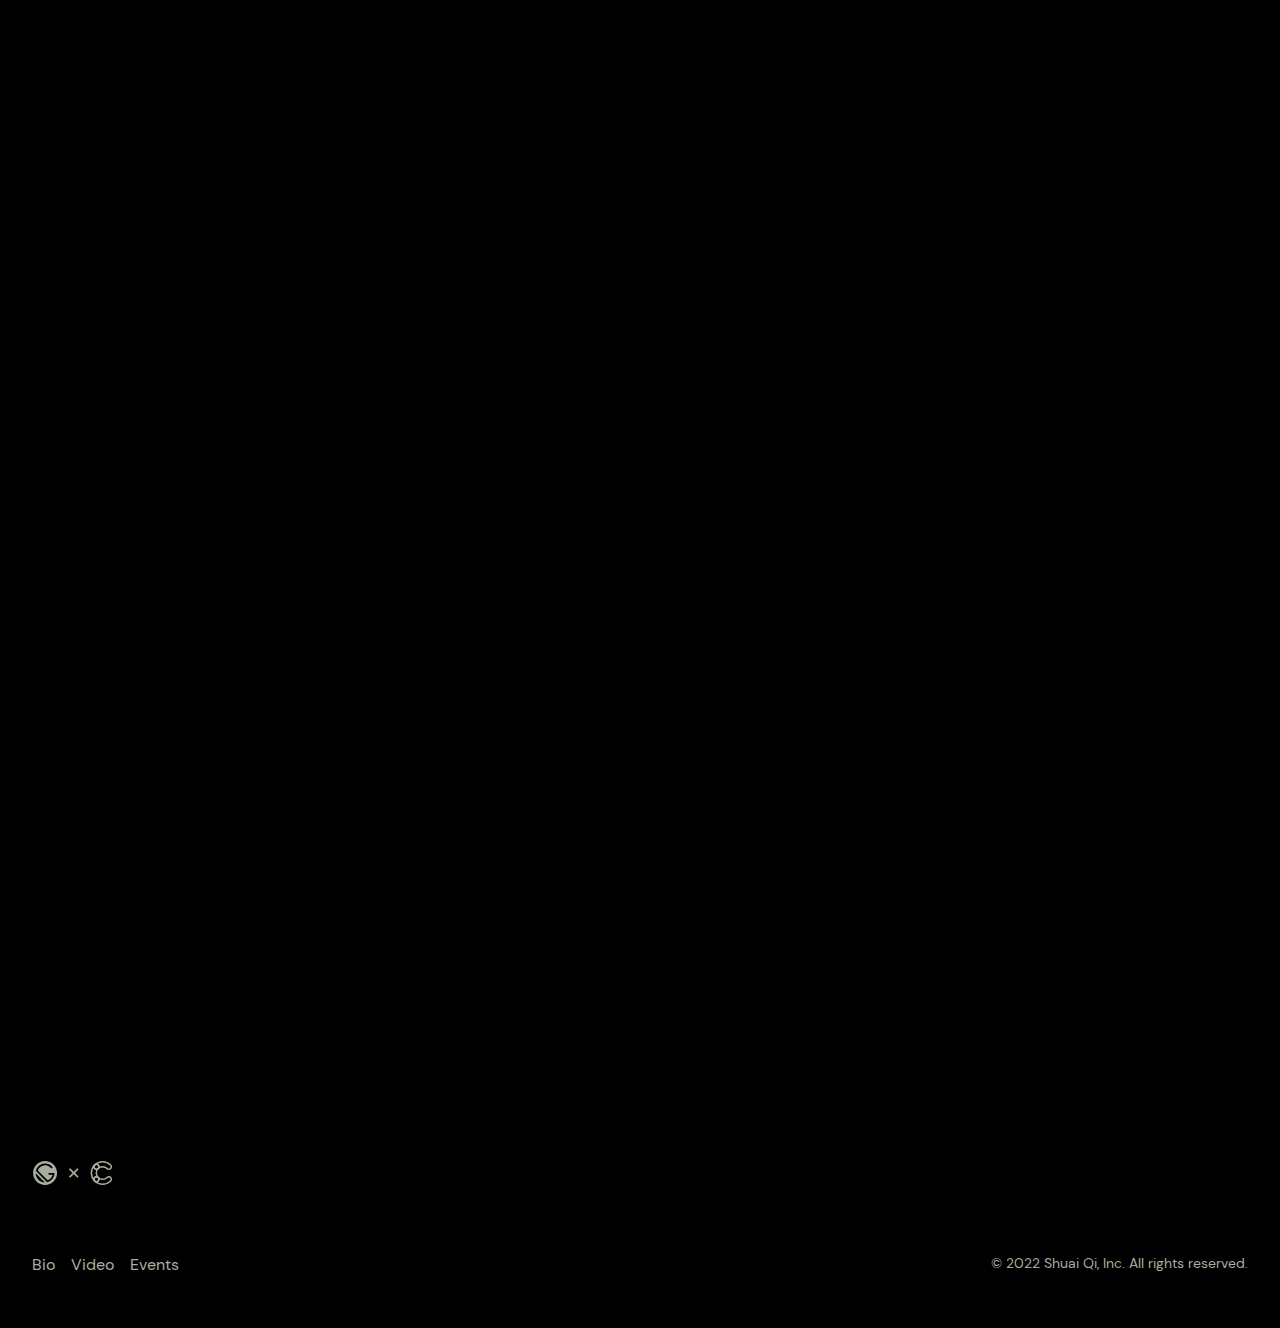
<file: media/index.html>
<!DOCTYPE html><html lang="en-us"><head><meta charSet="utf-8"/><meta http-equiv="x-ua-compatible" content="ie=edge"/><meta name="viewport" content="width=device-width, initial-scale=1, shrink-to-fit=no"/><meta name="theme-color" content="#004ca3"/><meta data-react-helmet="true" name="twitter:title"/><meta data-react-helmet="true" name="twitter:card" content="summary"/><meta data-react-helmet="true" property="og:title"/><meta data-react-helmet="true" charSet="utf-8"/><meta name="generator" content="Gatsby 4.12.1"/><style data-href="/styles.098b29d79fbb5adb87b4.css" data-identity="gatsby-global-css">@font-face{font-display:swap;font-family:DM Sans;font-style:normal;font-weight:400;src:url(/static/dm-sans-latin-ext-400-normal-46f8e89145ca0fc60f623d327d35db08.woff2) format("woff2"),url(/static/dm-sans-all-400-normal-37e3ab8cb633fce97c87dc20cffd615a.woff) format("woff");unicode-range:U+0100-024f,U+0259,U+1e??,U+2020,U+20a0-20ab,U+20ad-20cf,U+2113,U+2c60-2c7f,U+a720-a7ff}@font-face{font-display:swap;font-family:DM Sans;font-style:normal;font-weight:400;src:url(/static/dm-sans-latin-400-normal-71edbde4a8ed19eeef941b7a3ad1639d.woff2) format("woff2"),url(/static/dm-sans-all-400-normal-37e3ab8cb633fce97c87dc20cffd615a.woff) format("woff");unicode-range:U+00??,U+0131,U+0152-0153,U+02bb-02bc,U+02c6,U+02da,U+02dc,U+2000-206f,U+2074,U+20ac,U+2122,U+2191,U+2193,U+2212,U+2215,U+feff,U+fffd}@font-face{font-display:swap;font-family:DM Sans;font-style:normal;font-weight:500;src:url(/static/dm-sans-latin-ext-500-normal-d0cd2ef294906e1debec9476e18e6bc0.woff2) format("woff2"),url(/static/dm-sans-all-500-normal-0a59c6133bb2afd800545a6228f7c8f1.woff) format("woff");unicode-range:U+0100-024f,U+0259,U+1e??,U+2020,U+20a0-20ab,U+20ad-20cf,U+2113,U+2c60-2c7f,U+a720-a7ff}@font-face{font-display:swap;font-family:DM Sans;font-style:normal;font-weight:500;src:url(/static/dm-sans-latin-500-normal-82c42c7339eddd68c79dc69dd2332da5.woff2) format("woff2"),url(/static/dm-sans-all-500-normal-0a59c6133bb2afd800545a6228f7c8f1.woff) format("woff");unicode-range:U+00??,U+0131,U+0152-0153,U+02bb-02bc,U+02c6,U+02da,U+02dc,U+2000-206f,U+2074,U+20ac,U+2122,U+2191,U+2193,U+2212,U+2215,U+feff,U+fffd}@font-face{font-display:swap;font-family:DM Sans;font-style:normal;font-weight:700;src:url(/static/dm-sans-latin-ext-700-normal-260b7f4017e3fb22a92453e9869ad709.woff2) format("woff2"),url(/static/dm-sans-all-700-normal-83ca7716c560a37ada07ced98ad4c6ea.woff) format("woff");unicode-range:U+0100-024f,U+0259,U+1e??,U+2020,U+20a0-20ab,U+20ad-20cf,U+2113,U+2c60-2c7f,U+a720-a7ff}@font-face{font-display:swap;font-family:DM Sans;font-style:normal;font-weight:700;src:url(/static/dm-sans-latin-700-normal-6261bc7f59cc2e5f8f293a89e362662f.woff2) format("woff2"),url(/static/dm-sans-all-700-normal-83ca7716c560a37ada07ced98ad4c6ea.woff) format("woff");unicode-range:U+00??,U+0131,U+0152-0153,U+02bb-02bc,U+02c6,U+02da,U+02dc,U+2000-206f,U+2074,U+20ac,U+2122,U+2191,U+2193,U+2212,U+2215,U+feff,U+fffd}@font-face{font-display:swap;font-family:DM Mono;font-style:normal;font-weight:400;src:url([data-uri]) format("woff2"),url(/static/dm-mono-all-400-normal-71863af5fd990865914dda41c3808a86.woff) format("woff");unicode-range:U+0100-024f,U+0259,U+1e??,U+2020,U+20a0-20ab,U+20ad-20cf,U+2113,U+2c60-2c7f,U+a720-a7ff}@font-face{font-display:swap;font-family:DM Mono;font-style:normal;font-weight:400;src:url(/static/dm-mono-latin-400-normal-c1c4152e83611db446ecc2c0dfd72b04.woff2) format("woff2"),url(/static/dm-mono-all-400-normal-71863af5fd990865914dda41c3808a86.woff) format("woff");unicode-range:U+00??,U+0131,U+0152-0153,U+02bb-02bc,U+02c6,U+02da,U+02dc,U+2000-206f,U+2074,U+20ac,U+2122,U+2191,U+2193,U+2212,U+2215,U+feff,U+fffd}@font-face{font-display:swap;font-family:DM Mono;font-style:normal;font-weight:500;src:url([data-uri]) format("woff2"),url(/static/dm-mono-all-500-normal-dd1211e65f68bed55387e2363e419e78.woff) format("woff");unicode-range:U+0100-024f,U+0259,U+1e??,U+2020,U+20a0-20ab,U+20ad-20cf,U+2113,U+2c60-2c7f,U+a720-a7ff}@font-face{font-display:swap;font-family:DM Mono;font-style:normal;font-weight:500;src:url(/static/dm-mono-latin-500-normal-01077f9f58c8778a2435527972cabf0c.woff2) format("woff2"),url(/static/dm-mono-all-500-normal-dd1211e65f68bed55387e2363e419e78.woff) format("woff");unicode-range:U+00??,U+0131,U+0152-0153,U+02bb-02bc,U+02c6,U+02da,U+02dc,U+2000-206f,U+2074,U+20ac,U+2122,U+2191,U+2193,U+2212,U+2215,U+feff,U+fffd}:root{--wuwu9p0:#000;--wuwu9p1:#a7ae9d;--wuwu9p2:#005bbb;--wuwu9p3:#f5cc00;--wuwu9p4:#004287;--wuwu9p5:#000;--wuwu9p6:-0;--wuwu9p7:4px;--wuwu9p8:8px;--wuwu9p9:16px;--wuwu9pa:32px;--wuwu9pb:64px;--wuwu9pc:128px;--wuwu9pd:-4px;--wuwu9pe:-8px;--wuwu9pf:-16px;--wuwu9pg:-32px;--wuwu9ph:-64px;--wuwu9pi:-128px;--wuwu9pj:12px;--wuwu9pk:14px;--wuwu9pl:16px;--wuwu9pm:18px;--wuwu9pn:24px;--wuwu9po:32px;--wuwu9pp:48px;--wuwu9pq:64px;--wuwu9pr:400;--wuwu9ps:500;--wuwu9pt:600;--wuwu9pu:700;--wuwu9pv:800;--wuwu9pw:"DM Sans",sans-serif;--wuwu9px:"DM Sans",sans-serif;--wuwu9py:DM Mono,Menlo,monospace;--wuwu9pz:1.65;--wuwu9p10:1.25;--wuwu9p11:1.1;--wuwu9p12:1;--wuwu9p13:0;--wuwu9p14:-0.02em;--wuwu9p15:0.08em;--wuwu9p16:1280px;--wuwu9p17:1024px;--wuwu9p18:1440px;--wuwu9p19:848px;--wuwu9p1a:48px;--wuwu9p1b:300px;--wuwu9p1c:400px;--wuwu9p1d:32px;--wuwu9p1e:30px;--wuwu9p1f:10px;--wuwu9p1g:24px;--wuwu9p1h:99999px;--wuwu9p1i:0px 4px 8px 0px #2e29330a,0px 4px 24px 0px #2e293314,0px 8px 24px 0px #473f4f29}.ur0mb0{margin-left:auto;margin-right:auto;max-width:var(--wuwu9p16);padding-left:var(--wuwu9pa);padding-right:var(--wuwu9pa)}.ur0mb2{max-width:var(--wuwu9p18);padding-left:0;padding-right:0}.ur0mb3{max-width:var(--wuwu9p17)}.ur0mb4{max-width:var(--wuwu9p19)}.ur0mb5{padding-bottom:var(--wuwu9pa);padding-left:0;padding-right:0;padding-top:var(--wuwu9pa)}.ur0mb6{align-items:center;display:flex}.ur0mb7{flex-wrap:wrap}.ur0mb8{align-items:flex-start}.ur0mb9{align-items:baseline}.ur0mba{align-items:flex-start}.ur0mba,.ur0mbb{flex-direction:column}.ur0mbc{align-items:flex-end}.ur0mbd{align-items:stretch}.ur0mbe{justify-content:space-between}.ur0mbe,.ur0mbf{flex-wrap:wrap;width:100%}.ur0mbf{justify-content:center}.ur0mbg{flex-direction:column}.ur0mbh{gap:var(--wuwu9p6)}.ur0mbi{gap:var(--wuwu9p7)}.ur0mbj{gap:var(--wuwu9p8)}.ur0mbk{gap:var(--wuwu9p9)}.ur0mbl{gap:var(--wuwu9pa)}.ur0mbm{gap:var(--wuwu9pb)}.ur0mbn{gap:var(--wuwu9pc)}.ur0mbo{gap:var(--wuwu9pd)}.ur0mbp{gap:var(--wuwu9pe)}.ur0mbq{gap:var(--wuwu9pf)}.ur0mbr{gap:var(--wuwu9pg)}.ur0mbs{gap:var(--wuwu9ph)}.ur0mbt{gap:var(--wuwu9pi)}.ur0mbu,.ur0mbv,.ur0mbw,.ur0mbx,.ur0mby,.ur0mbz{width:100%}.ur0mb10{list-style:none;margin:0;padding:0}.ur0mb11{padding:var(--wuwu9p6)}.ur0mb12{padding:var(--wuwu9p7)}.ur0mb13{padding:var(--wuwu9p8)}.ur0mb14{padding:var(--wuwu9p9)}.ur0mb15{padding:var(--wuwu9pa)}.ur0mb16{padding:var(--wuwu9pb)}.ur0mb17{padding:var(--wuwu9pc)}.ur0mb18{padding:var(--wuwu9pd)}.ur0mb19{padding:var(--wuwu9pe)}.ur0mb1a{padding:var(--wuwu9pf)}.ur0mb1b{padding:var(--wuwu9pg)}.ur0mb1c{padding:var(--wuwu9ph)}.ur0mb1d{padding:var(--wuwu9pi)}.ur0mb1e{padding-bottom:var(--wuwu9p6);padding-top:var(--wuwu9p6)}.ur0mb1f{padding-bottom:var(--wuwu9p7);padding-top:var(--wuwu9p7)}.ur0mb1g{padding-bottom:var(--wuwu9p8);padding-top:var(--wuwu9p8)}.ur0mb1h{padding-bottom:var(--wuwu9p9);padding-top:var(--wuwu9p9)}.ur0mb1i{padding-bottom:var(--wuwu9pa);padding-top:var(--wuwu9pa)}.ur0mb1j{padding-bottom:var(--wuwu9pb);padding-top:var(--wuwu9pb)}.ur0mb1k{padding-bottom:var(--wuwu9pc);padding-top:var(--wuwu9pc)}.ur0mb1l{padding-bottom:var(--wuwu9pd);padding-top:var(--wuwu9pd)}.ur0mb1m{padding-bottom:var(--wuwu9pe);padding-top:var(--wuwu9pe)}.ur0mb1n{padding-bottom:var(--wuwu9pf);padding-top:var(--wuwu9pf)}.ur0mb1o{padding-bottom:var(--wuwu9pg);padding-top:var(--wuwu9pg)}.ur0mb1p{padding-bottom:var(--wuwu9ph);padding-top:var(--wuwu9ph)}.ur0mb1q{padding-bottom:var(--wuwu9pi);padding-top:var(--wuwu9pi)}.ur0mb1r{margin-bottom:var(--wuwu9p6);margin-top:var(--wuwu9p6)}.ur0mb1s{margin-bottom:var(--wuwu9p7);margin-top:var(--wuwu9p7)}.ur0mb1t{margin-bottom:var(--wuwu9p8);margin-top:var(--wuwu9p8)}.ur0mb1u{margin-bottom:var(--wuwu9p9);margin-top:var(--wuwu9p9)}.ur0mb1v{margin-bottom:var(--wuwu9pa);margin-top:var(--wuwu9pa)}.ur0mb1w{margin-bottom:var(--wuwu9pb);margin-top:var(--wuwu9pb)}.ur0mb1x{margin-bottom:var(--wuwu9pc);margin-top:var(--wuwu9pc)}.ur0mb1y{margin-bottom:var(--wuwu9pd);margin-top:var(--wuwu9pd)}.ur0mb1z{margin-bottom:var(--wuwu9pe);margin-top:var(--wuwu9pe)}.ur0mb20{margin-bottom:var(--wuwu9pf);margin-top:var(--wuwu9pf)}.ur0mb21{margin-bottom:var(--wuwu9pg);margin-top:var(--wuwu9pg)}.ur0mb22{margin-bottom:var(--wuwu9ph);margin-top:var(--wuwu9ph)}.ur0mb23{margin-bottom:var(--wuwu9pi);margin-top:var(--wuwu9pi)}.ur0mb24{margin-left:calc(var(--wuwu9p6)*-1);margin-right:calc(var(--wuwu9p6)*-1)}.ur0mb25{margin-left:calc(var(--wuwu9p7)*-1);margin-right:calc(var(--wuwu9p7)*-1)}.ur0mb26{margin-left:calc(var(--wuwu9p8)*-1);margin-right:calc(var(--wuwu9p8)*-1)}.ur0mb27{margin-left:calc(var(--wuwu9p9)*-1);margin-right:calc(var(--wuwu9p9)*-1)}.ur0mb28{margin-left:calc(var(--wuwu9pa)*-1);margin-right:calc(var(--wuwu9pa)*-1)}.ur0mb29{margin-left:calc(var(--wuwu9pb)*-1);margin-right:calc(var(--wuwu9pb)*-1)}.ur0mb2a{margin-left:calc(var(--wuwu9pc)*-1);margin-right:calc(var(--wuwu9pc)*-1)}.ur0mb2b{margin-left:calc(var(--wuwu9pd)*-1);margin-right:calc(var(--wuwu9pd)*-1)}.ur0mb2c{margin-left:calc(var(--wuwu9pe)*-1);margin-right:calc(var(--wuwu9pe)*-1)}.ur0mb2d{margin-left:calc(var(--wuwu9pf)*-1);margin-right:calc(var(--wuwu9pf)*-1)}.ur0mb2e{margin-left:calc(var(--wuwu9pg)*-1);margin-right:calc(var(--wuwu9pg)*-1)}.ur0mb2f{margin-left:calc(var(--wuwu9ph)*-1);margin-right:calc(var(--wuwu9ph)*-1)}.ur0mb2g{margin-left:calc(var(--wuwu9pi)*-1);margin-right:calc(var(--wuwu9pi)*-1)}.ur0mb2h{border-radius:var(--wuwu9p1f);overflow:hidden}.ur0mb2i{border-radius:var(--wuwu9p1g);overflow:hidden}.ur0mb2j{border-radius:var(--wuwu9p1h);overflow:hidden}.ur0mb2o{align-items:center;display:flex;flex-direction:column;text-align:center}.ur0mb2p{padding-bottom:var(--wuwu9pa);padding-top:var(--wuwu9pa)}.ur0mb2q{margin:var(--wuwu9p6)}.ur0mb2r{margin:var(--wuwu9p7)}.ur0mb2s{margin:var(--wuwu9p8)}.ur0mb2t{margin:var(--wuwu9p9)}.ur0mb2u{margin:var(--wuwu9pa)}.ur0mb2v{margin:var(--wuwu9pb)}.ur0mb2w{margin:var(--wuwu9pc)}.ur0mb2x{margin:var(--wuwu9pd)}.ur0mb2y{margin:var(--wuwu9pe)}.ur0mb2z{margin:var(--wuwu9pf)}.ur0mb30{margin:var(--wuwu9pg)}.ur0mb31{margin:var(--wuwu9ph)}.ur0mb32{margin:var(--wuwu9pi)}.ur0mb33{margin:auto}.ur0mb34{margin-left:var(--wuwu9p6)}.ur0mb35{margin-left:var(--wuwu9p7)}.ur0mb36{margin-left:var(--wuwu9p8)}.ur0mb37{margin-left:var(--wuwu9p9)}.ur0mb38{margin-left:var(--wuwu9pa)}.ur0mb39{margin-left:var(--wuwu9pb)}.ur0mb3a{margin-left:var(--wuwu9pc)}.ur0mb3b{margin-left:var(--wuwu9pd)}.ur0mb3c{margin-left:var(--wuwu9pe)}.ur0mb3d{margin-left:var(--wuwu9pf)}.ur0mb3e{margin-left:var(--wuwu9pg)}.ur0mb3f{margin-left:var(--wuwu9ph)}.ur0mb3g{margin-left:var(--wuwu9pi)}.ur0mb3h{margin-left:auto}.ur0mb3i{margin-right:var(--wuwu9p6)}.ur0mb3j{margin-right:var(--wuwu9p7)}.ur0mb3k{margin-right:var(--wuwu9p8)}.ur0mb3l{margin-right:var(--wuwu9p9)}.ur0mb3m{margin-right:var(--wuwu9pa)}.ur0mb3n{margin-right:var(--wuwu9pb)}.ur0mb3o{margin-right:var(--wuwu9pc)}.ur0mb3p{margin-right:var(--wuwu9pd)}.ur0mb3q{margin-right:var(--wuwu9pe)}.ur0mb3r{margin-right:var(--wuwu9pf)}.ur0mb3s{margin-right:var(--wuwu9pg)}.ur0mb3t{margin-right:var(--wuwu9ph)}.ur0mb3u{margin-right:var(--wuwu9pi)}.ur0mb3v{margin-right:auto}.ur0mb3w{margin-top:var(--wuwu9p6)}.ur0mb3x{margin-top:var(--wuwu9p7)}.ur0mb3y{margin-top:var(--wuwu9p8)}.ur0mb3z{margin-top:var(--wuwu9p9)}.ur0mb40{margin-top:var(--wuwu9pa)}.ur0mb41{margin-top:var(--wuwu9pb)}.ur0mb42{margin-top:var(--wuwu9pc)}.ur0mb43{margin-top:var(--wuwu9pd)}.ur0mb44{margin-top:var(--wuwu9pe)}.ur0mb45{margin-top:var(--wuwu9pf)}.ur0mb46{margin-top:var(--wuwu9pg)}.ur0mb47{margin-top:var(--wuwu9ph)}.ur0mb48{margin-top:var(--wuwu9pi)}.ur0mb49{margin-top:auto}.ur0mb4a{margin-bottom:var(--wuwu9p6)}.ur0mb4b{margin-bottom:var(--wuwu9p7)}.ur0mb4c{margin-bottom:var(--wuwu9p8)}.ur0mb4d{margin-bottom:var(--wuwu9p9)}.ur0mb4e{margin-bottom:var(--wuwu9pa)}.ur0mb4f{margin-bottom:var(--wuwu9pb)}.ur0mb4g{margin-bottom:var(--wuwu9pc)}.ur0mb4h{margin-bottom:var(--wuwu9pd)}.ur0mb4i{margin-bottom:var(--wuwu9pe)}.ur0mb4j{margin-bottom:var(--wuwu9pf)}.ur0mb4k{margin-bottom:var(--wuwu9pg)}.ur0mb4l{margin-bottom:var(--wuwu9ph)}.ur0mb4m{margin-bottom:var(--wuwu9pi)}.ur0mb4n{margin-bottom:auto}.ur0mb4o{margin:0}.ur0mb4p{font-size:var(--wuwu9pl)}.ur0mb4p,.ur0mb4q{font-weight:var(--wuwu9pr);letter-spacing:var(--wuwu9p13);line-height:var(--wuwu9pz);margin-bottom:var(--wuwu9p9)}.ur0mb4q{font-size:var(--wuwu9pm)}.ur0mb4r{font-family:var(--wuwu9px);font-size:var(--wuwu9po);font-weight:var(--wuwu9pv);letter-spacing:var(--wuwu9p14);line-height:var(--wuwu9p10);margin-bottom:var(--wuwu9pc);margin-top:var(--wuwu9pa)}.ur0mb4s{font-family:var(--wuwu9px)}.ur0mb4s,.ur0mb4t{font-size:var(--wuwu9po)}.ur0mb4s,.ur0mb4t,.ur0mb4u{font-weight:var(--wuwu9pv);letter-spacing:var(--wuwu9p14);line-height:var(--wuwu9p11);margin-bottom:var(--wuwu9p9)}.ur0mb4u{font-size:var(--wuwu9pn)}.ur0mb4v{font-family:var(--wuwu9py);font-weight:var(--wuwu9ps);line-height:var(--wuwu9p11)}.ur0mb4v,.ur0mb4w{font-size:var(--wuwu9pk);letter-spacing:var(--wuwu9p15);margin-bottom:var(--wuwu9p8);text-transform:uppercase}.ur0mb4w{font-style:normal;font-weight:var(--wuwu9pt)}.ur0mb4x{font-family:var(--wuwu9py);font-size:var(--wuwu9pp);font-weight:var(--wuwu9ps);line-height:var(--wuwu9p11)}.ur0mb4y{font-size:var(--wuwu9pn);font-weight:var(--wuwu9pu);line-height:var(--wuwu9p10)}.ur0mb4z{font-size:var(--wuwu9pk);margin-bottom:var(--wuwu9p8)}.ur0mb50{font-size:var(--wuwu9pm)}.ur0mb51{font-family:var(--wuwu9py);font-size:180px;letter-spacing:var(--wuwu9p14);line-height:var(--wuwu9p12)}.ur0mb52{text-align:center}.ur0mb53{font-weight:var(--wuwu9pu)}.ur0mb54{color:inherit}.ur0mb54:hover{color:var(--wuwu9p4)}.ur0mb55{color:inherit;text-decoration:none;transition-duration:.2s;transition-property:color;transition-timing-function:ease-in-out}.ur0mb55:hover{color:var(--wuwu9p4)}.ur0mb56{background:none;border:none;color:inherit;font-family:var(--wuwu9pw);font-size:inherit;padding:0;text-decoration:none;transition-duration:.2s;transition-property:color;transition-timing-function:ease-in-out}.ur0mb56:hover{color:var(--wuwu9p4);cursor:pointer}.ur0mb57{color:inherit;font-weight:var(--wuwu9pu)}.ur0mb57:hover{color:var(--wuwu9p4)}.ur0mb58{color:inherit;display:block}.ur0mb58,.ur0mb59{text-decoration:none}.ur0mb59{border-radius:var(--wuwu9p1f);display:inline-flex;font-size:var(--wuwu9pl);font-weight:var(--wuwu9pu);line-height:var(--wuwu9p12);padding:var(--wuwu9p9)}.ur0mb5a{background-color:var(--wuwu9p2);color:var(--wuwu9p0)}.ur0mb5a:focus,.ur0mb5a:hover{background-color:var(--wuwu9p4)}.ur0mb5b{background-color:var(--wuwu9p0);color:var(--wuwu9p2)}.ur0mb5b:focus,.ur0mb5b:hover{background-color:var(--wuwu9p4);color:var(--wuwu9p0)}.ur0mb5c{background-color:transparent;color:inherit}.ur0mb5c:focus,.ur0mb5c:hover{background-color:var(--wuwu9p3)}.ur0mb5d{background-color:transparent;color:inherit}.ur0mb5d:focus,.ur0mb5d:hover{background-color:var(--wuwu9p3);color:var(--wuwu9p2)}.ur0mb5e{background-color:var(--wuwu9p2);color:var(--wuwu9p0)}.ur0mb5f{background-color:var(--wuwu9p3);color:var(--wuwu9p2)}.ur0mb5g{margin:0;padding-bottom:var(--wuwu9pa);padding-left:0;padding-right:0;padding-top:0}.ur0mb5h{border-radius:var(--wuwu9p1h);flex-shrink:0;height:var(--wuwu9p1a);min-width:0;width:var(--wuwu9p1a)}.ur0mb5i{height:20px;width:85px}.ur0mb5j{max-width:128px}.ur0mb5k{height:24px;width:24px}.ur0mb5k,.ur0mb5l{margin-bottom:var(--wuwu9p9)}.ur0mb5l{height:32px;width:32px}.ur0mb5m{height:64px;margin-bottom:var(--wuwu9p9);width:64px}.ur0mb5n{color:var(--wuwu9p1);margin-right:var(--wuwu9p9)}.ur0mb5n:focus,.ur0mb5n:hover{color:var(--wuwu9p4)}.ur0mb5o{align-items:center;background:transparent;border:none;cursor:pointer;display:flex;height:48px;justify-content:center;width:48px}.ur0mb5p{clip:rect(0 0 0 0);border:0;height:1px;overflow:hidden;padding:0;position:absolute;white-space:nowrap;width:1px}.ur0mb5q{outline:1px solid tomato}@media screen and (min-width:52em){.ur0mb5{padding:var(--wuwu9pb) var(--wuwu9pa)}.ur0mb4s{font-size:var(--wuwu9pp)}.ur0mb51{font-size:360px}}@media screen and (min-width:40em){.ur0mbg{flex-direction:row}.ur0mbu{width:100%}.ur0mbv{width:50%}.ur0mbw{width:25%}.ur0mbx,.ur0mby{width:33.3333%}.ur0mbz{width:-webkit-fit-content;width:-moz-fit-content;width:fit-content}.ur0mb2k{order:0}.ur0mb2l{order:1}.ur0mb2m{order:2}.ur0mb2n{order:3}.ur0mb2p{padding-bottom:var(--wuwu9pb);padding-top:var(--wuwu9pb)}.ur0mb4r{font-size:var(--wuwu9pq)}}._1pq1c5u0{font-size:var(--wuwu9po)}._1pq1c5u1{margin-top:2rem}._1pq1c5u2{margin:0 auto}._1pq1c5u3{width:30vw}._1pq1c5u4{margin-left:5vw;margin-top:30vh;width:94vw}@media screen and (max-width:40em){._1pq1c5u3{width:80%}._1pq1c5u4{margin-left:0;margin-top:3rem}}._165flw0{display:none;position:relative;z-index:1}._165flw1{display:block;padding-top:var(--wuwu9p9);position:relative}._165flw2{background:var(--wuwu9p2)}._165flw4{color:var(--wuwu9p2)}._165flw5{color:var(--wuwu9p0)}._165flw6{background:var(--wuwu9p2);height:100vh;padding-top:var(--wuwu9pa);position:absolute;width:100vw;z-index:1}._165flw7{color:var(--wuwu9p0);display:block;font-size:var(--wuwu9pn);padding:var(--wuwu9p8) var(--wuwu9pa)}@media screen and (min-width:40em){._165flw0{display:block;padding-top:var(--wuwu9pa)}._165flw1,._165flw6{display:none}}._12kcbqa0{transition-duration:.15s;transition-property:-webkit-transform;transition-property:transform;transition-property:transform,-webkit-transform;transition-timing-function:ease-in-out}._12kcbqa1{-webkit-transform:rotate(-180deg);transform:rotate(-180deg)}._12kcbqa2{-webkit-transform:rotate(90deg);transform:rotate(90deg)}._12kcbqa3{-webkit-transform:rotate(-90deg);transform:rotate(-90deg)}._1fa5qiz0{position:relative}._1fa5qiz1:hover{color:var(--wuwu9p0)}._1fa5qiz3{position:relative;white-space:nowrap;width:-webkit-fit-content;width:-moz-fit-content;width:fit-content}._1fa5qiz6{padding-bottom:var(--wuwu9p9);padding-left:var(--wuwu9pa)}._1fa5qiz7{flex-shrink:0;height:var(--wuwu9p1d);width:var(--wuwu9p1d)}._1fa5qiz9{display:none;white-space:normal}._1fa5qiza{margin:0;padding:0}@media screen and (min-width:40em){._1fa5qiz1{align-items:baseline;color:inherit;font-size:inherit;padding:0}._1fa5qiz1:hover{color:var(--wuwu9p4)}._1fa5qiz2{align-items:baseline}._1fa5qiz3{background:var(--wuwu9p0);border-radius:var(--wuwu9p1g);box-shadow:var(--wuwu9p1i);left:50%;max-width:var(--wuwu9p1c);min-width:var(--wuwu9p1b);padding:var(--wuwu9p9) var(--wuwu9p9) var(--wuwu9p6) var(--wuwu9p9);position:absolute;top:calc(100% + 20px);-webkit-transform:translateX(-50%);transform:translateX(-50%)}._1fa5qiz3:before{border-color:transparent transparent var(--wuwu9p0) transparent;border-style:solid;border-width:0 14px 17.3px;content:"";height:0;left:50%;position:absolute;top:0;-webkit-transform:translateX(-50%) translateY(calc(-100% + 2px));transform:translateX(-50%) translateY(calc(-100% + 2px));width:0}._1fa5qiz4{-webkit-animation:zoomInUp .15s ease-in-out;animation:zoomInUp .15s ease-in-out}._1fa5qiz5{-webkit-animation:zoomOutDown .15s ease-in-out;animation:zoomOutDown .15s ease-in-out;-webkit-animation-fill-mode:forwards;animation-fill-mode:forwards}._1fa5qiz6{align-items:stretch;padding-left:0}._1fa5qiz7{height:var(--wuwu9p1e);width:var(--wuwu9p1e)}._1fa5qiz8{border-radius:var(--wuwu9p1f);color:inherit;font-size:var(--wuwu9pl);font-weight:var(--wuwu9pu);margin:0;padding:var(--wuwu9p8)}._1fa5qiz8:hover{background:var(--wuwu9p3);color:inherit}._1fa5qiz9{display:block;font-size:var(--wuwu9pk);margin:0;min-width:300px}}@-webkit-keyframes zoomInUp{0%{opacity:0;-webkit-transform:scale(.95) translateY(10px) translateX(-50%);transform:scale(.95) translateY(10px) translateX(-50%);visibility:hidden}to{opacity:1;-webkit-transform:scale(1),translateY(0) translateX(-50%);transform:scale(1),translateY(0) translateX(-50%);visibility:visible}}@keyframes zoomInUp{0%{opacity:0;-webkit-transform:scale(.95) translateY(10px) translateX(-50%);transform:scale(.95) translateY(10px) translateX(-50%);visibility:hidden}to{opacity:1;-webkit-transform:scale(1),translateY(0) translateX(-50%);transform:scale(1),translateY(0) translateX(-50%);visibility:visible}}@-webkit-keyframes zoomOutDown{0%{opacity:1;-webkit-transform:scale(1) translateY(0) translateX(-50%);transform:scale(1) translateY(0) translateX(-50%)}to{opacity:0;-webkit-transform:scale(.95) translateY(10px) translateX(-50%);transform:scale(.95) translateY(10px) translateX(-50%);visibility:hidden}}@keyframes zoomOutDown{0%{opacity:1;-webkit-transform:scale(1) translateY(0) translateX(-50%);transform:scale(1) translateY(0) translateX(-50%)}to{opacity:0;-webkit-transform:scale(.95) translateY(10px) translateX(-50%);transform:scale(.95) translateY(10px) translateX(-50%);visibility:hidden}}@-webkit-keyframes fadeIn{0%{opacity:0;visibility:hidden}to{opacity:1;visibility:visible}}@keyframes fadeIn{0%{opacity:0;visibility:hidden}to{opacity:1;visibility:visible}}@-webkit-keyframes fadeOut{0%{opacity:1}to{opacity:0;visibility:hidden}}@keyframes fadeOut{0%{opacity:1}to{opacity:0;visibility:hidden}}body{-webkit-font-smoothing:antialiased;-moz-osx-font-smoothing:grayscale;background-color:var(--wuwu9p0);color:var(--wuwu9p1);font-family:var(--wuwu9pw);margin:0}*{box-sizing:border-box}._1u1urz10{max-width:1108px}._1u1urz11{font-size:var(--wuwu9pm);margin-bottom:var(--wuwu9pb);max-width:798px}._1u1urz12{display:flex}._1u1urz13{margin:0 30px;width:40vw}._1u1urz14{font-size:var(--wuwu9pm);margin:0 30px;width:100%}@media screen and (max-width:40em){._1u1urz12{flex-direction:column}._1u1urz13{width:80%}._1u1urz14{margin:0;padding:0 30px;width:100%}}@media screen and (min-width:40em){._1u1urz11,._1u1urz14{font-size:var(--wuwu9pn)}}.ofnu3i1{align-items:center;display:flex;flex-direction:column}@media screen and (min-width:40em){.ofnu3i0{gap:var(--wuwu9pc)}.ofnu3i1{align-items:flex-start}}._19lgar30{background-image:url(https://s3.bmp.ovh/imgs/2022/04/19/761c85269cff9450.jpg);background-position:50%;background-repeat:no-repeat;background-size:cover;height:100vh;overflow:hidden;width:100vw}._19lgar31{margin-top:2rem}._19lgar32{left:3rem;position:relative;top:-1rem}._19lgar33{font-size:var(--wuwu9pn)}@media screen and (max-width:40em){._19lgar31{margin-top:1rem}._19lgar32{left:1rem}._19lgar33{font-size:var(--wuwu9pl)}}.jyahfc0{align-content:center;display:flex;justify-content:center;margin-top:2rem;width:100%}.jyahfc1{height:500px;width:50%}@media screen and (max-width:40em){.jyahfc1{height:250px}}._8ietgp0{height:50vh}._8ietgp1{margin-top:30vh}._1kart9e0{font-family:var(--wuwu9py);font-style:normal;letter-spacing:-.02em}._1kart9e1{align-items:baseline;color:inherit;display:flex;font-size:var(--wuwu9pn);font-weight:var(--wuwu9pu);gap:10px;justify-content:center;text-align:center}._1kart9e2{height:12px}._1kart9e3{font-size:var(--wuwu9pn);margin-bottom:0;text-align:center}</style><style>.gatsby-image-wrapper{position:relative;overflow:hidden}.gatsby-image-wrapper picture.object-fit-polyfill{position:static!important}.gatsby-image-wrapper img{bottom:0;height:100%;left:0;margin:0;max-width:none;padding:0;position:absolute;right:0;top:0;width:100%;object-fit:cover}.gatsby-image-wrapper [data-main-image]{opacity:0;transform:translateZ(0);transition:opacity .25s linear;will-change:opacity}.gatsby-image-wrapper-constrained{display:inline-block;vertical-align:top}</style><noscript><style>.gatsby-image-wrapper noscript [data-main-image]{opacity:1!important}.gatsby-image-wrapper [data-placeholder-image]{opacity:0!important}</style></noscript><script type="module">const e="undefined"!=typeof HTMLImageElement&&"loading"in HTMLImageElement.prototype;e&&document.body.addEventListener("load",(function(e){if(void 0===e.target.dataset.mainImage)return;if(void 0===e.target.dataset.gatsbyImageSsr)return;const t=e.target;let a=null,n=t;for(;null===a&&n;)void 0!==n.parentNode.dataset.gatsbyImageWrapper&&(a=n.parentNode),n=n.parentNode;const o=a.querySelector("[data-placeholder-image]"),r=new Image;r.src=t.currentSrc,r.decode().catch((()=>{})).then((()=>{t.style.opacity=1,o&&(o.style.opacity=0,o.style.transition="opacity 500ms linear")}))}),!0);</script><title data-react-helmet="true"></title><link rel="icon" href="/favicon-32x32.png?v=74e15343aa3881fdcb0f8177e6463550" type="image/png"/><link rel="manifest" href="/manifest.webmanifest" crossorigin="anonymous"/><link rel="apple-touch-icon" sizes="48x48" href="/icons/icon-48x48.png?v=74e15343aa3881fdcb0f8177e6463550"/><link rel="apple-touch-icon" sizes="72x72" href="/icons/icon-72x72.png?v=74e15343aa3881fdcb0f8177e6463550"/><link rel="apple-touch-icon" sizes="96x96" href="/icons/icon-96x96.png?v=74e15343aa3881fdcb0f8177e6463550"/><link rel="apple-touch-icon" sizes="144x144" href="/icons/icon-144x144.png?v=74e15343aa3881fdcb0f8177e6463550"/><link rel="apple-touch-icon" sizes="192x192" href="/icons/icon-192x192.png?v=74e15343aa3881fdcb0f8177e6463550"/><link rel="apple-touch-icon" sizes="256x256" href="/icons/icon-256x256.png?v=74e15343aa3881fdcb0f8177e6463550"/><link rel="apple-touch-icon" sizes="384x384" href="/icons/icon-384x384.png?v=74e15343aa3881fdcb0f8177e6463550"/><link rel="apple-touch-icon" sizes="512x512" href="/icons/icon-512x512.png?v=74e15343aa3881fdcb0f8177e6463550"/><link as="script" rel="preload" href="/webpack-runtime-40c0ae21cccda9337a6e.js"/><link as="script" rel="preload" href="/framework-4d2939102efa329ec5e5.js"/><link as="script" rel="preload" href="/app-3d248e5bf4dc5b380f0b.js"/><link as="script" rel="preload" href="/commons-dfc598e0b83b1142f4f2.js"/><link as="script" rel="preload" href="/component---src-pages-media-js-b8fc5f132c2b7d6c292e.js"/><link as="fetch" rel="preload" href="/page-data/media/page-data.json" crossorigin="anonymous"/><link as="fetch" rel="preload" href="/page-data/sq/d/3235098977.json" crossorigin="anonymous"/><link as="fetch" rel="preload" href="/page-data/sq/d/860043902.json" crossorigin="anonymous"/><link as="fetch" rel="preload" href="/page-data/app-data.json" crossorigin="anonymous"/></head><body><div id="___gatsby"><div style="outline:none" tabindex="-1" id="gatsby-focus-wrapper"><div><header><div class="ur0mb0 _165flw0"><div class="ur0mb2s"></div><div class="ur0mb6 ur0mbe ur0mbk"><a class="ur0mb55" href="/"><span class="ur0mb5p">Home</span><svg width="82" height="24" viewBox="0 0 82 24" fill="none" xmlns="http://www.w3.org/2000/svg"><path d="M13.083 0C6.48301 0 1.08301 5.4 1.08301 12C1.08301 18.6 6.48301 24 13.083 24C19.683 24 25.083 18.6 25.083 12C25.083 5.4 19.683 0 13.083 0ZM6.39729 18.6857C4.59729 16.8857 3.65444 14.4857 3.65444 12.1714L12.9973 21.4286C10.5973 21.3429 8.19729 20.4857 6.39729 18.6857ZM15.1402 21.1714L3.91158 9.94286C4.85444 5.74286 8.62587 2.57143 13.083 2.57143C16.2544 2.57143 18.9973 4.11429 20.7116 6.42857L19.4259 7.54286C17.9687 5.57143 15.6544 4.28571 13.083 4.28571C9.74015 4.28571 6.91158 6.42857 5.79729 9.42857L15.6544 19.2857C18.1402 18.4286 20.0259 16.2857 20.6259 13.7143H16.5116V12H22.5116C22.5116 16.4571 19.3402 20.2286 15.1402 21.1714Z" fill="currentColor"></path><path d="M46.0628 8.6268C46.2581 8.43154 46.2581 8.11496 46.0628 7.9197L45.8299 7.68681C45.6346 7.49154 45.3181 7.49154 45.1228 7.68681L42.1032 10.7064C41.908 10.9016 41.5914 10.9016 41.3961 10.7064L38.3766 7.6868C38.1813 7.49154 37.8647 7.49154 37.6695 7.68681L37.4366 7.9197C37.2413 8.11496 37.2413 8.43154 37.4366 8.62681L40.4561 11.6464C40.6514 11.8416 40.6514 12.1582 40.4561 12.3535L37.4366 15.373C37.2413 15.5683 37.2413 15.8849 37.4366 16.0801L37.6695 16.313C37.8647 16.5083 38.1813 16.5083 38.3766 16.313L41.3961 13.2935C41.5914 13.0982 41.908 13.0982 42.1032 13.2935L45.1228 16.313C45.3181 16.5083 45.6346 16.5083 45.8299 16.313L46.0628 16.0801C46.2581 15.8849 46.2581 15.5683 46.0628 15.373L43.0432 12.3535C42.848 12.1582 42.848 11.8416 43.0432 11.6464L46.0628 8.6268Z" fill="currentColor" stroke="currentColor" stroke-width="0.5"></path><path d="M66.1256 16.478V16.478C64.9356 15.2915 64.2668 13.6803 64.2668 11.9999C64.2668 10.3195 64.9356 8.70824 66.1256 7.52174V7.52174C67.0908 6.55658 67.0908 4.99176 66.1256 4.0266C65.1604 3.06145 63.5955 3.06145 62.6303 4.0266C60.5388 6.15453 59.3627 9.01622 59.3535 11.9999C59.3832 14.9794 60.5562 17.8338 62.6303 19.9732C63.2547 20.5975 64.1647 20.8414 65.0176 20.6128C65.8705 20.3843 66.5367 19.7181 66.7652 18.8653C66.9938 18.0124 66.7499 17.1024 66.1256 16.478V16.478Z" stroke="currentColor" stroke-width="1.5"></path><path d="M66.1254 7.52183V7.52183C67.3119 6.33194 68.9233 5.66317 70.6037 5.66317C72.2841 5.66317 73.8954 6.33194 75.082 7.52183V7.52183C76.0472 8.48699 77.6121 8.48699 78.5772 7.52183C79.5424 6.55668 79.5424 4.99185 78.5772 4.02669C76.4492 1.93521 73.5875 0.759177 70.6037 0.75C67.624 0.77967 64.7696 1.95268 62.6301 4.02669C61.665 4.99185 61.665 6.55668 62.6301 7.52183C63.5953 8.48699 65.1602 8.48699 66.1254 7.52183V7.52183Z" stroke="currentColor" stroke-width="1.5"></path><path d="M75.082 16.4781V16.4781C73.8954 17.668 72.2841 18.3367 70.6037 18.3367C68.9233 18.3367 67.3119 17.668 66.1254 16.4781V16.4781C65.1602 15.5129 63.5953 15.5129 62.6301 16.4781C61.665 17.4432 61.665 19.0081 62.6301 19.9732C64.7581 22.0647 67.6199 23.2407 70.6037 23.2499C73.5833 23.2202 76.4378 22.0472 78.5772 19.9732C79.2016 19.3489 79.4455 18.4389 79.2169 17.586C78.9884 16.7331 78.3222 16.0669 77.4693 15.8384C76.6164 15.6099 75.7064 15.8537 75.082 16.4781V16.4781Z" stroke="currentColor" stroke-width="1.5"></path><path d="M66.2029 7.55427C67.1836 6.57288 67.1831 4.98229 66.2016 4.00158C65.2202 3.02087 63.6296 3.02143 62.6488 4.00282C61.6681 4.98421 61.6686 6.5748 62.6501 7.55551C63.6315 8.53622 65.2221 8.53566 66.2029 7.55427Z" stroke="currentColor" stroke-width="1.5"></path><path d="M66.1921 19.9927C67.1729 19.0114 67.1723 17.4208 66.1909 16.4401C65.2095 15.4594 63.6188 15.4599 62.6381 16.4413C61.6574 17.4227 61.6579 19.0133 62.6393 19.994C63.6208 20.9747 65.2114 20.9741 66.1921 19.9927Z" stroke="currentColor" stroke-width="1.5"></path></svg></a><nav><ul class="ur0mb6 ur0mbl ur0mb10"><li><div class="ur0mb6 ur0mba ur0mbl _1fa5qiz0" data-id="Home-group-wrapper"><button class="ur0mb56 _1fa5qiz1 _165flw7"><div class="ur0mb6 ur0mbi _1fa5qiz2">Home<svg width="9" height="8" viewBox="0 0 9 8" fill="none" xmlns="http://www.w3.org/2000/svg" class="_12kcbqa0"><path d="M4.93301 7.25C4.74056 7.58333 4.25944 7.58333 4.06699 7.25L0.602886 1.25C0.410435 0.916666 0.650998 0.499999 1.0359 0.499999L7.9641 0.5C8.349 0.5 8.58957 0.916666 8.39712 1.25L4.93301 7.25Z" fill="currentColor"></path></svg></div></button></div></li><li><a class="ur0mb55" href="/about">Bio</a></li><li><a class="ur0mb55" href="/media">Video</a></li><li><a class="ur0mb55" href="/creativeVideos">Creative Video</a></li><li><a class="ur0mb55" href="/events">Events</a></li><li><a class="ur0mb55" href="/contact">Contact</a></li></ul></nav><div></div></div></div><div class="ur0mb0 _165flw1"><div class="ur0mb2s"></div><div class="ur0mb6 ur0mbe ur0mbk"><span class="_165flw4"><a class="ur0mb55" href="/"><span class="ur0mb5p">Home</span><svg width="82" height="24" viewBox="0 0 82 24" fill="none" xmlns="http://www.w3.org/2000/svg"><path d="M13.083 0C6.48301 0 1.08301 5.4 1.08301 12C1.08301 18.6 6.48301 24 13.083 24C19.683 24 25.083 18.6 25.083 12C25.083 5.4 19.683 0 13.083 0ZM6.39729 18.6857C4.59729 16.8857 3.65444 14.4857 3.65444 12.1714L12.9973 21.4286C10.5973 21.3429 8.19729 20.4857 6.39729 18.6857ZM15.1402 21.1714L3.91158 9.94286C4.85444 5.74286 8.62587 2.57143 13.083 2.57143C16.2544 2.57143 18.9973 4.11429 20.7116 6.42857L19.4259 7.54286C17.9687 5.57143 15.6544 4.28571 13.083 4.28571C9.74015 4.28571 6.91158 6.42857 5.79729 9.42857L15.6544 19.2857C18.1402 18.4286 20.0259 16.2857 20.6259 13.7143H16.5116V12H22.5116C22.5116 16.4571 19.3402 20.2286 15.1402 21.1714Z" fill="currentColor"></path><path d="M46.0628 8.6268C46.2581 8.43154 46.2581 8.11496 46.0628 7.9197L45.8299 7.68681C45.6346 7.49154 45.3181 7.49154 45.1228 7.68681L42.1032 10.7064C41.908 10.9016 41.5914 10.9016 41.3961 10.7064L38.3766 7.6868C38.1813 7.49154 37.8647 7.49154 37.6695 7.68681L37.4366 7.9197C37.2413 8.11496 37.2413 8.43154 37.4366 8.62681L40.4561 11.6464C40.6514 11.8416 40.6514 12.1582 40.4561 12.3535L37.4366 15.373C37.2413 15.5683 37.2413 15.8849 37.4366 16.0801L37.6695 16.313C37.8647 16.5083 38.1813 16.5083 38.3766 16.313L41.3961 13.2935C41.5914 13.0982 41.908 13.0982 42.1032 13.2935L45.1228 16.313C45.3181 16.5083 45.6346 16.5083 45.8299 16.313L46.0628 16.0801C46.2581 15.8849 46.2581 15.5683 46.0628 15.373L43.0432 12.3535C42.848 12.1582 42.848 11.8416 43.0432 11.6464L46.0628 8.6268Z" fill="currentColor" stroke="currentColor" stroke-width="0.5"></path><path d="M66.1256 16.478V16.478C64.9356 15.2915 64.2668 13.6803 64.2668 11.9999C64.2668 10.3195 64.9356 8.70824 66.1256 7.52174V7.52174C67.0908 6.55658 67.0908 4.99176 66.1256 4.0266C65.1604 3.06145 63.5955 3.06145 62.6303 4.0266C60.5388 6.15453 59.3627 9.01622 59.3535 11.9999C59.3832 14.9794 60.5562 17.8338 62.6303 19.9732C63.2547 20.5975 64.1647 20.8414 65.0176 20.6128C65.8705 20.3843 66.5367 19.7181 66.7652 18.8653C66.9938 18.0124 66.7499 17.1024 66.1256 16.478V16.478Z" stroke="currentColor" stroke-width="1.5"></path><path d="M66.1254 7.52183V7.52183C67.3119 6.33194 68.9233 5.66317 70.6037 5.66317C72.2841 5.66317 73.8954 6.33194 75.082 7.52183V7.52183C76.0472 8.48699 77.6121 8.48699 78.5772 7.52183C79.5424 6.55668 79.5424 4.99185 78.5772 4.02669C76.4492 1.93521 73.5875 0.759177 70.6037 0.75C67.624 0.77967 64.7696 1.95268 62.6301 4.02669C61.665 4.99185 61.665 6.55668 62.6301 7.52183C63.5953 8.48699 65.1602 8.48699 66.1254 7.52183V7.52183Z" stroke="currentColor" stroke-width="1.5"></path><path d="M75.082 16.4781V16.4781C73.8954 17.668 72.2841 18.3367 70.6037 18.3367C68.9233 18.3367 67.3119 17.668 66.1254 16.4781V16.4781C65.1602 15.5129 63.5953 15.5129 62.6301 16.4781C61.665 17.4432 61.665 19.0081 62.6301 19.9732C64.7581 22.0647 67.6199 23.2407 70.6037 23.2499C73.5833 23.2202 76.4378 22.0472 78.5772 19.9732C79.2016 19.3489 79.4455 18.4389 79.2169 17.586C78.9884 16.7331 78.3222 16.0669 77.4693 15.8384C76.6164 15.6099 75.7064 15.8537 75.082 16.4781V16.4781Z" stroke="currentColor" stroke-width="1.5"></path><path d="M66.2029 7.55427C67.1836 6.57288 67.1831 4.98229 66.2016 4.00158C65.2202 3.02087 63.6296 3.02143 62.6488 4.00282C61.6681 4.98421 61.6686 6.5748 62.6501 7.55551C63.6315 8.53622 65.2221 8.53566 66.2029 7.55427Z" stroke="currentColor" stroke-width="1.5"></path><path d="M66.1921 19.9927C67.1729 19.0114 67.1723 17.4208 66.1909 16.4401C65.2095 15.4594 63.6188 15.4599 62.6381 16.4413C61.6574 17.4227 61.6579 19.0133 62.6393 19.994C63.6208 20.9747 65.2114 20.9741 66.1921 19.9927Z" stroke="currentColor" stroke-width="1.5"></path></svg></a></span><div class="ur0mb6 ur0mbk"><div class="ur0mb33"></div><div></div><div class="ur0mb3r"><button class="ur0mb5o _165flw4" title="Toggle menu"><svg xmlns="http://www.w3.org/2000/svg" width="24" height="24" viewBox="0 0 24 24" fill="none" stroke="currentColor" stroke-width="2" stroke-linecap="round" stroke-linejoin="round"><line x1="3" y1="12" x2="21" y2="12"></line><line x1="3" y1="6" x2="21" y2="6"></line><line x1="3" y1="18" x2="21" y2="18"></line></svg></button></div></div></div></div></header><div class="jyahfc0"><iframe title="video" class="jyahfc1" frameborder="no" allow="autoplay" src="https://share.plvideo.cn/front/video/preview?vid=c462584f452c9a1a7ba7cbf13fe20bb7_c"></iframe></div><div class="jyahfc0"><iframe title="video" class="jyahfc1" frameborder="no" allow="autoplay" src="https://share.plvideo.cn/front/video/preview?vid=c462584f45d105c943999bd4fc20efcd_c"></iframe></div><div class="jyahfc0"><iframe title="video" class="jyahfc1" frameborder="no" allow="autoplay" src="https://share.plvideo.cn/front/video/preview?vid=c462584f45dc0fc38f61f164be745e8d_c"></iframe></div><div class="jyahfc0"><iframe title="video" class="jyahfc1" frameborder="no" allow="autoplay" src="https://share.plvideo.cn/front/video/preview?vid=c462584f45408232eed34d7316dbcaa8_c"></iframe></div><div class="jyahfc0"><iframe title="video" class="jyahfc1" frameborder="no" allow="autoplay" src="https://share.plvideo.cn/front/video/preview?vid=c462584f45b12caf1bec080a3c7c12cd_c"></iframe></div><footer class="ur0mbu ur0mb1i"><div class="ur0mb0"><div class="ur0mb6 ur0mb8 ur0mbg ur0mbk"><a class="ur0mb55" href="/"><span class="ur0mb5p">Home</span><svg width="82" height="24" viewBox="0 0 82 24" fill="none" xmlns="http://www.w3.org/2000/svg"><path d="M13.083 0C6.48301 0 1.08301 5.4 1.08301 12C1.08301 18.6 6.48301 24 13.083 24C19.683 24 25.083 18.6 25.083 12C25.083 5.4 19.683 0 13.083 0ZM6.39729 18.6857C4.59729 16.8857 3.65444 14.4857 3.65444 12.1714L12.9973 21.4286C10.5973 21.3429 8.19729 20.4857 6.39729 18.6857ZM15.1402 21.1714L3.91158 9.94286C4.85444 5.74286 8.62587 2.57143 13.083 2.57143C16.2544 2.57143 18.9973 4.11429 20.7116 6.42857L19.4259 7.54286C17.9687 5.57143 15.6544 4.28571 13.083 4.28571C9.74015 4.28571 6.91158 6.42857 5.79729 9.42857L15.6544 19.2857C18.1402 18.4286 20.0259 16.2857 20.6259 13.7143H16.5116V12H22.5116C22.5116 16.4571 19.3402 20.2286 15.1402 21.1714Z" fill="currentColor"></path><path d="M46.0628 8.6268C46.2581 8.43154 46.2581 8.11496 46.0628 7.9197L45.8299 7.68681C45.6346 7.49154 45.3181 7.49154 45.1228 7.68681L42.1032 10.7064C41.908 10.9016 41.5914 10.9016 41.3961 10.7064L38.3766 7.6868C38.1813 7.49154 37.8647 7.49154 37.6695 7.68681L37.4366 7.9197C37.2413 8.11496 37.2413 8.43154 37.4366 8.62681L40.4561 11.6464C40.6514 11.8416 40.6514 12.1582 40.4561 12.3535L37.4366 15.373C37.2413 15.5683 37.2413 15.8849 37.4366 16.0801L37.6695 16.313C37.8647 16.5083 38.1813 16.5083 38.3766 16.313L41.3961 13.2935C41.5914 13.0982 41.908 13.0982 42.1032 13.2935L45.1228 16.313C45.3181 16.5083 45.6346 16.5083 45.8299 16.313L46.0628 16.0801C46.2581 15.8849 46.2581 15.5683 46.0628 15.373L43.0432 12.3535C42.848 12.1582 42.848 11.8416 43.0432 11.6464L46.0628 8.6268Z" fill="currentColor" stroke="currentColor" stroke-width="0.5"></path><path d="M66.1256 16.478V16.478C64.9356 15.2915 64.2668 13.6803 64.2668 11.9999C64.2668 10.3195 64.9356 8.70824 66.1256 7.52174V7.52174C67.0908 6.55658 67.0908 4.99176 66.1256 4.0266C65.1604 3.06145 63.5955 3.06145 62.6303 4.0266C60.5388 6.15453 59.3627 9.01622 59.3535 11.9999C59.3832 14.9794 60.5562 17.8338 62.6303 19.9732C63.2547 20.5975 64.1647 20.8414 65.0176 20.6128C65.8705 20.3843 66.5367 19.7181 66.7652 18.8653C66.9938 18.0124 66.7499 17.1024 66.1256 16.478V16.478Z" stroke="currentColor" stroke-width="1.5"></path><path d="M66.1254 7.52183V7.52183C67.3119 6.33194 68.9233 5.66317 70.6037 5.66317C72.2841 5.66317 73.8954 6.33194 75.082 7.52183V7.52183C76.0472 8.48699 77.6121 8.48699 78.5772 7.52183C79.5424 6.55668 79.5424 4.99185 78.5772 4.02669C76.4492 1.93521 73.5875 0.759177 70.6037 0.75C67.624 0.77967 64.7696 1.95268 62.6301 4.02669C61.665 4.99185 61.665 6.55668 62.6301 7.52183C63.5953 8.48699 65.1602 8.48699 66.1254 7.52183V7.52183Z" stroke="currentColor" stroke-width="1.5"></path><path d="M75.082 16.4781V16.4781C73.8954 17.668 72.2841 18.3367 70.6037 18.3367C68.9233 18.3367 67.3119 17.668 66.1254 16.4781V16.4781C65.1602 15.5129 63.5953 15.5129 62.6301 16.4781C61.665 17.4432 61.665 19.0081 62.6301 19.9732C64.7581 22.0647 67.6199 23.2407 70.6037 23.2499C73.5833 23.2202 76.4378 22.0472 78.5772 19.9732C79.2016 19.3489 79.4455 18.4389 79.2169 17.586C78.9884 16.7331 78.3222 16.0669 77.4693 15.8384C76.6164 15.6099 75.7064 15.8537 75.082 16.4781V16.4781Z" stroke="currentColor" stroke-width="1.5"></path><path d="M66.2029 7.55427C67.1836 6.57288 67.1831 4.98229 66.2016 4.00158C65.2202 3.02087 63.6296 3.02143 62.6488 4.00282C61.6681 4.98421 61.6686 6.5748 62.6501 7.55551C63.6315 8.53622 65.2221 8.53566 66.2029 7.55427Z" stroke="currentColor" stroke-width="1.5"></path><path d="M66.1921 19.9927C67.1729 19.0114 67.1723 17.4208 66.1909 16.4401C65.2095 15.4594 63.6188 15.4599 62.6381 16.4413C61.6574 17.4227 61.6579 19.0133 62.6393 19.994C63.6208 20.9747 65.2114 20.9741 66.1921 19.9927Z" stroke="currentColor" stroke-width="1.5"></path></svg></a><div class="ur0mb33"></div><ul class="ur0mb6 ur0mbk ur0mb10"></ul></div><div class="ur0mb2v"></div><div class="ur0mb6 ur0mb8 ur0mbg ur0mbk"><ul class="ur0mb6 ur0mb8 ur0mbg ur0mbk ur0mb10"><li><a class="ur0mb55" href="/about">Bio</a></li><li><a class="ur0mb55" href="/media">Video</a></li><li><a class="ur0mb55" href="/events">Events</a></li></ul><div class="ur0mb33"></div><ul class="ur0mb6 ur0mbk ur0mb10"></ul><div class="ur0mb4z ur0mb4o">© 2022 Shuai Qi, Inc. All rights reserved.</div></div></div><div class="ur0mb2t"></div></footer></div></div><div id="gatsby-announcer" style="position:absolute;top:0;width:1px;height:1px;padding:0;overflow:hidden;clip:rect(0, 0, 0, 0);white-space:nowrap;border:0" aria-live="assertive" aria-atomic="true"></div></div><script id="gatsby-script-loader">/*<![CDATA[*/window.pagePath="/media/";window.___webpackCompilationHash="9125b7379ffe35560762";/*]]>*/</script><script id="gatsby-chunk-mapping">/*<![CDATA[*/window.___chunkMapping={"polyfill":["/polyfill-53cd22c2a6d56f0557d9.js"],"app":["/app-3d248e5bf4dc5b380f0b.js"],"component---src-pages-404-js":["/component---src-pages-404-js-f4d77d8923522e8e1b58.js"],"component---src-pages-about-js":["/component---src-pages-about-js-e765e520c8a4831b719b.js"],"component---src-pages-contact-js":["/component---src-pages-contact-js-5813a4f330e7f3ca0dc1.js"],"component---src-pages-creative-videos-js":["/component---src-pages-creative-videos-js-390cc32f380eda59a0c9.js"],"component---src-pages-events-js":["/component---src-pages-events-js-86804a1bb740dac5439f.js"],"component---src-pages-index-js":["/component---src-pages-index-js-94f6ee1971b194cf92d5.js"],"component---src-pages-media-js":["/component---src-pages-media-js-b8fc5f132c2b7d6c292e.js"],"component---src-pages-page-slug-js":["/component---src-pages-page-slug-js-546db30b085c7e9fcc5d.js"]};/*]]>*/</script><script src="/polyfill-53cd22c2a6d56f0557d9.js" nomodule=""></script><script src="/component---src-pages-media-js-b8fc5f132c2b7d6c292e.js" async=""></script><script src="/commons-dfc598e0b83b1142f4f2.js" async=""></script><script src="/app-3d248e5bf4dc5b380f0b.js" async=""></script><script src="/framework-4d2939102efa329ec5e5.js" async=""></script><script src="/webpack-runtime-40c0ae21cccda9337a6e.js" async=""></script></body></html>
</file>
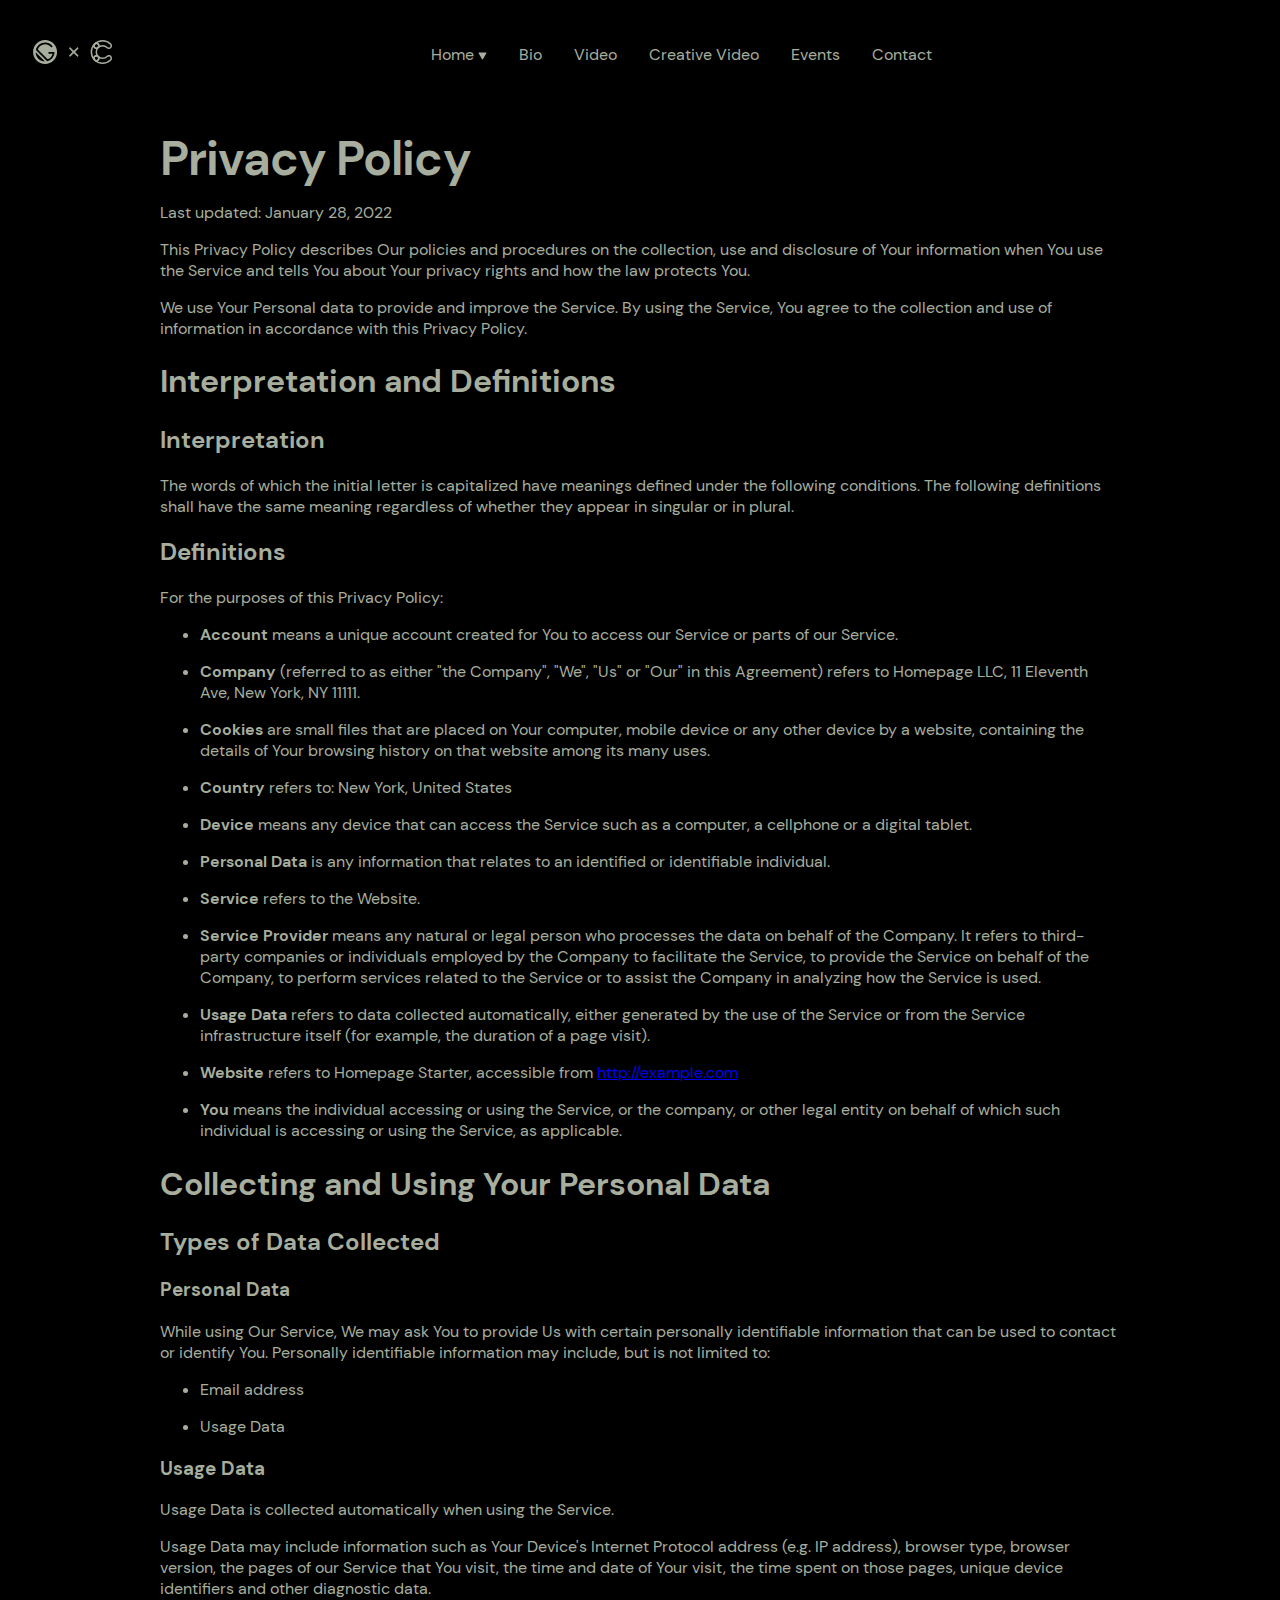
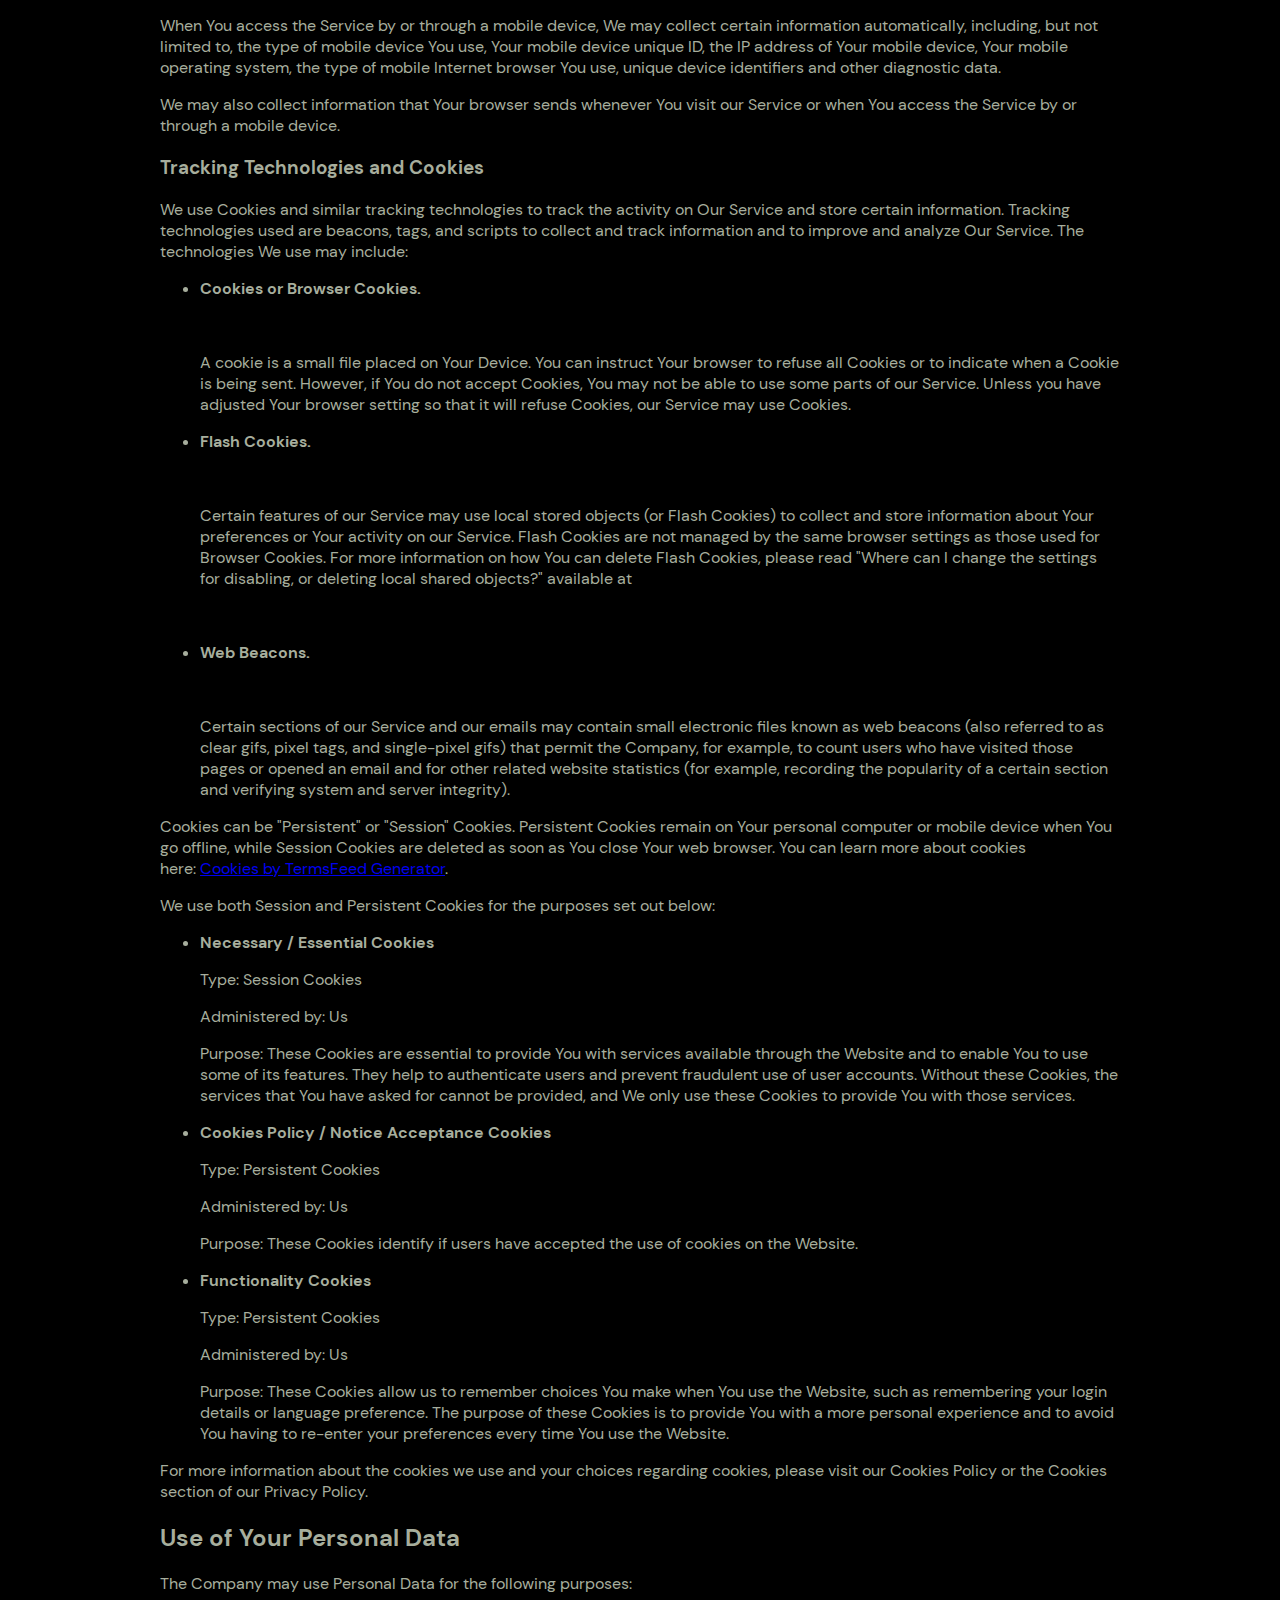
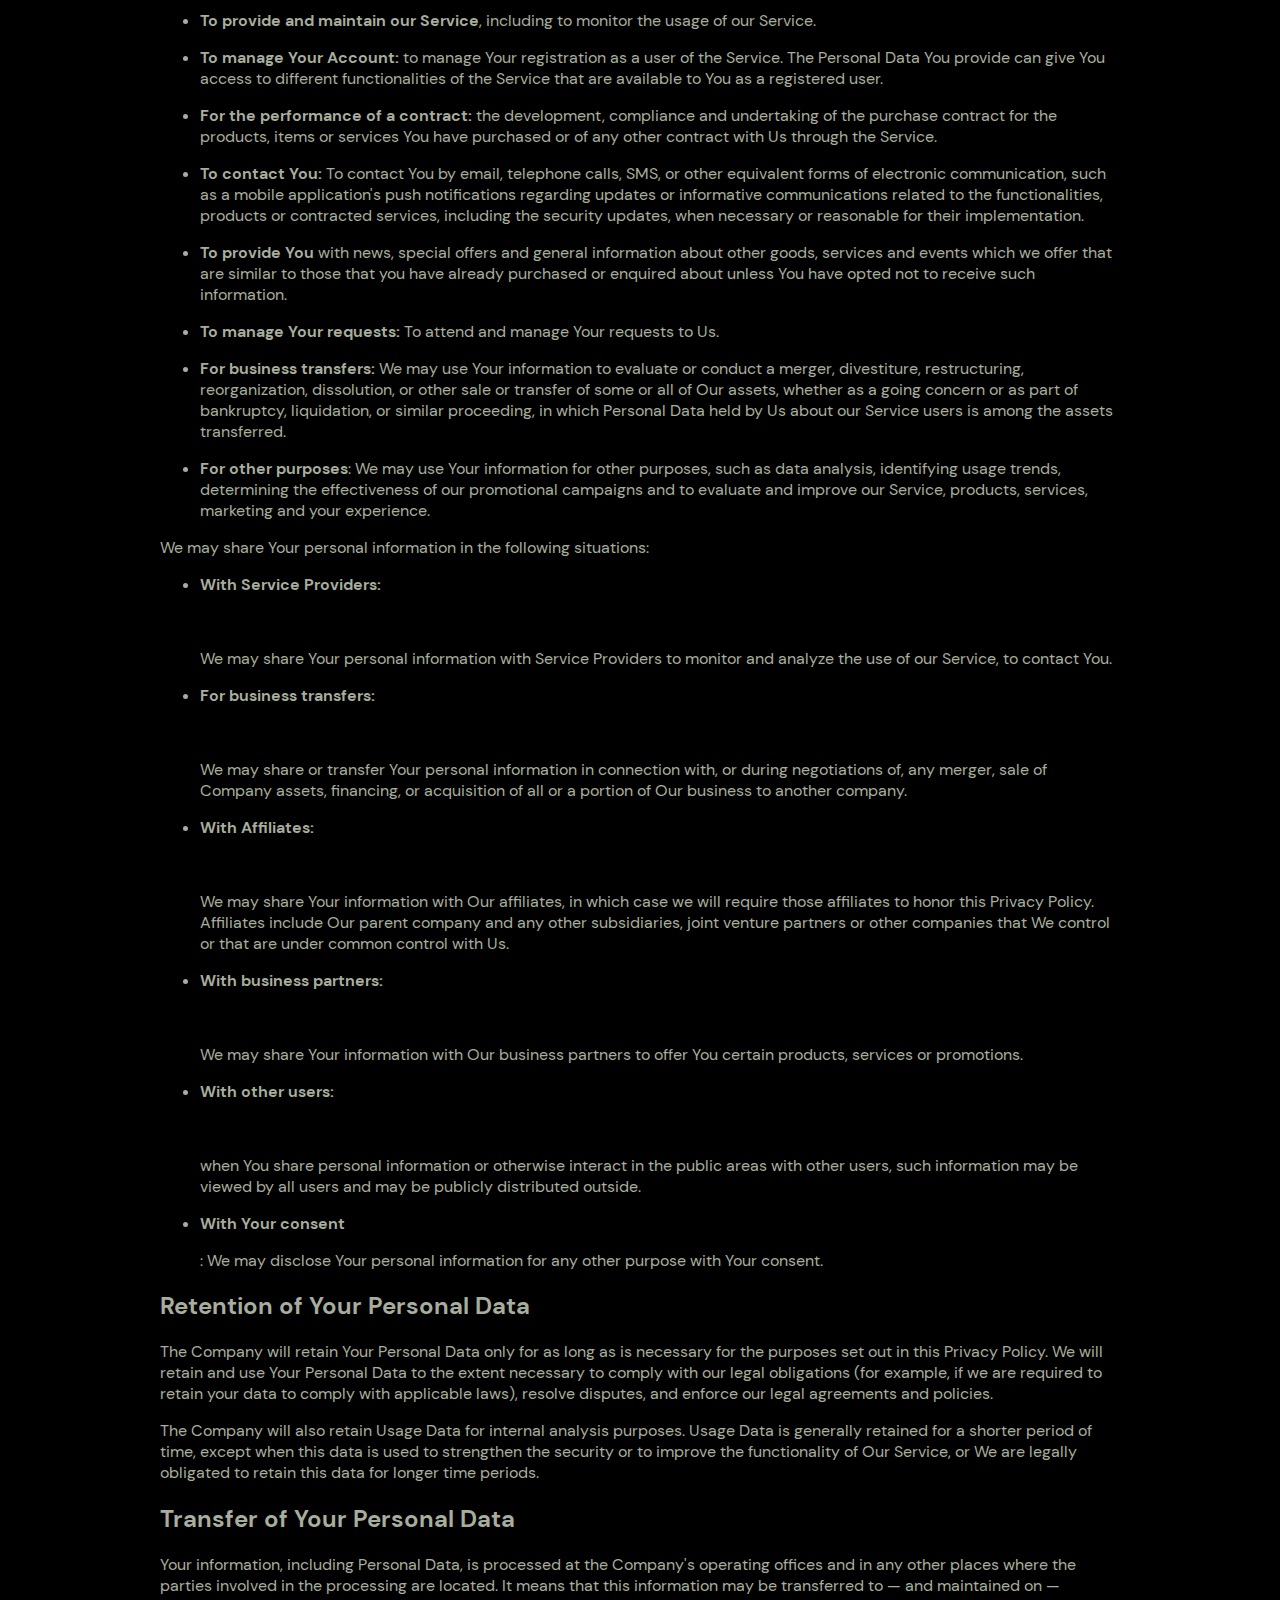
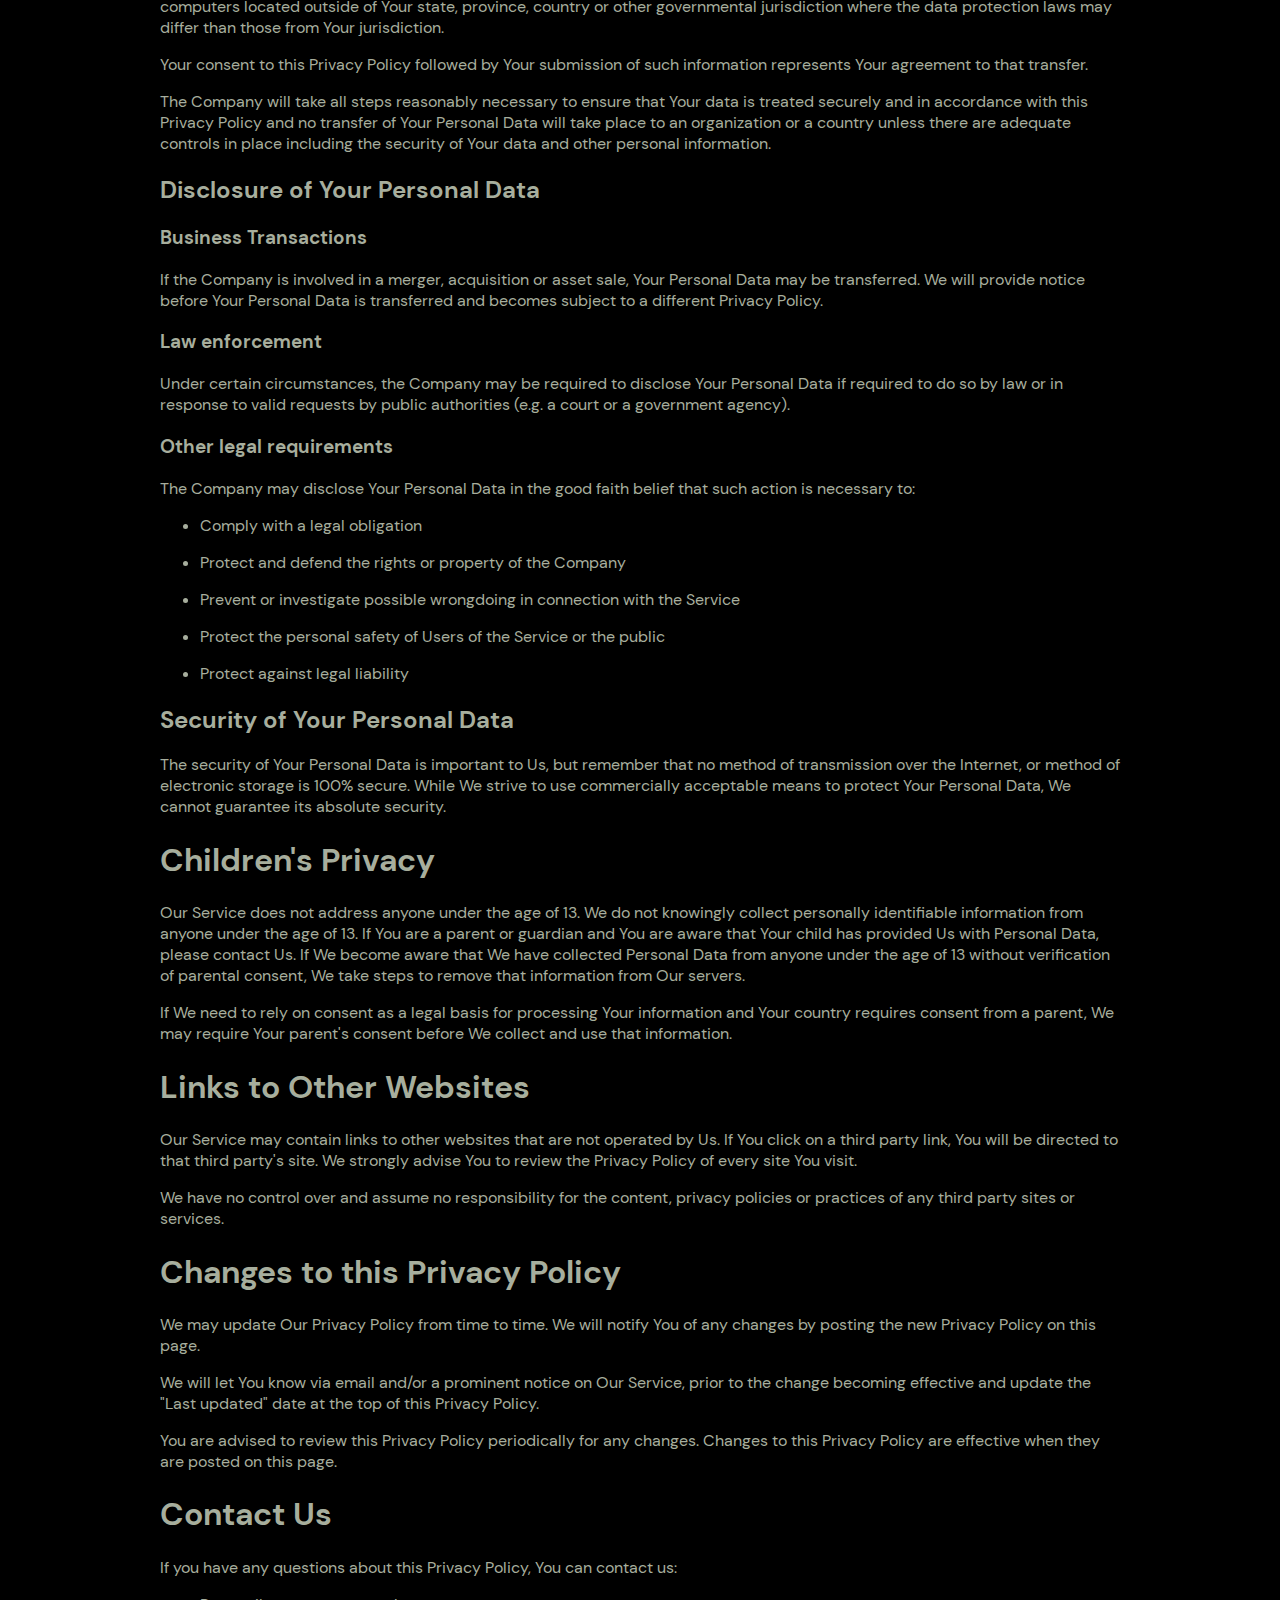
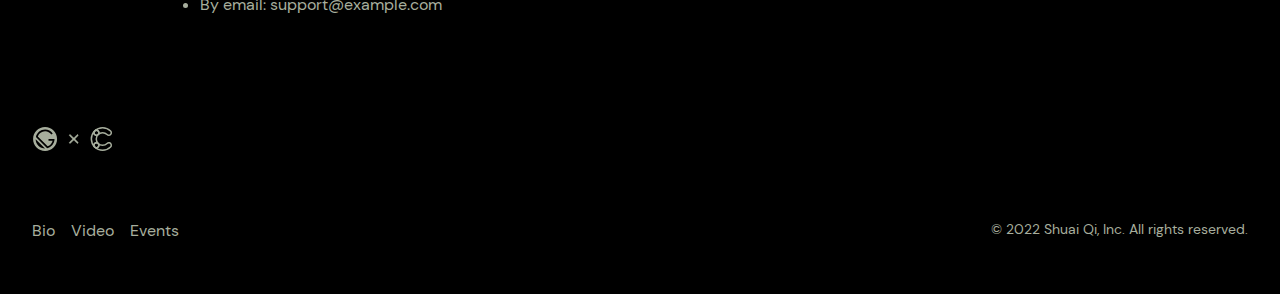
<file: privacy/index.html>
<!DOCTYPE html><html lang="en-us"><head><meta charSet="utf-8"/><meta http-equiv="x-ua-compatible" content="ie=edge"/><meta name="viewport" content="width=device-width, initial-scale=1, shrink-to-fit=no"/><meta name="theme-color" content="#004ca3"/><meta data-react-helmet="true" name="twitter:title" content="Privacy Policy"/><meta data-react-helmet="true" name="twitter:card" content="summary"/><meta data-react-helmet="true" property="og:title" content="Privacy Policy"/><meta data-react-helmet="true" charSet="utf-8"/><meta name="generator" content="Gatsby 4.12.1"/><style data-href="/styles.098b29d79fbb5adb87b4.css" data-identity="gatsby-global-css">@font-face{font-display:swap;font-family:DM Sans;font-style:normal;font-weight:400;src:url(/static/dm-sans-latin-ext-400-normal-46f8e89145ca0fc60f623d327d35db08.woff2) format("woff2"),url(/static/dm-sans-all-400-normal-37e3ab8cb633fce97c87dc20cffd615a.woff) format("woff");unicode-range:U+0100-024f,U+0259,U+1e??,U+2020,U+20a0-20ab,U+20ad-20cf,U+2113,U+2c60-2c7f,U+a720-a7ff}@font-face{font-display:swap;font-family:DM Sans;font-style:normal;font-weight:400;src:url(/static/dm-sans-latin-400-normal-71edbde4a8ed19eeef941b7a3ad1639d.woff2) format("woff2"),url(/static/dm-sans-all-400-normal-37e3ab8cb633fce97c87dc20cffd615a.woff) format("woff");unicode-range:U+00??,U+0131,U+0152-0153,U+02bb-02bc,U+02c6,U+02da,U+02dc,U+2000-206f,U+2074,U+20ac,U+2122,U+2191,U+2193,U+2212,U+2215,U+feff,U+fffd}@font-face{font-display:swap;font-family:DM Sans;font-style:normal;font-weight:500;src:url(/static/dm-sans-latin-ext-500-normal-d0cd2ef294906e1debec9476e18e6bc0.woff2) format("woff2"),url(/static/dm-sans-all-500-normal-0a59c6133bb2afd800545a6228f7c8f1.woff) format("woff");unicode-range:U+0100-024f,U+0259,U+1e??,U+2020,U+20a0-20ab,U+20ad-20cf,U+2113,U+2c60-2c7f,U+a720-a7ff}@font-face{font-display:swap;font-family:DM Sans;font-style:normal;font-weight:500;src:url(/static/dm-sans-latin-500-normal-82c42c7339eddd68c79dc69dd2332da5.woff2) format("woff2"),url(/static/dm-sans-all-500-normal-0a59c6133bb2afd800545a6228f7c8f1.woff) format("woff");unicode-range:U+00??,U+0131,U+0152-0153,U+02bb-02bc,U+02c6,U+02da,U+02dc,U+2000-206f,U+2074,U+20ac,U+2122,U+2191,U+2193,U+2212,U+2215,U+feff,U+fffd}@font-face{font-display:swap;font-family:DM Sans;font-style:normal;font-weight:700;src:url(/static/dm-sans-latin-ext-700-normal-260b7f4017e3fb22a92453e9869ad709.woff2) format("woff2"),url(/static/dm-sans-all-700-normal-83ca7716c560a37ada07ced98ad4c6ea.woff) format("woff");unicode-range:U+0100-024f,U+0259,U+1e??,U+2020,U+20a0-20ab,U+20ad-20cf,U+2113,U+2c60-2c7f,U+a720-a7ff}@font-face{font-display:swap;font-family:DM Sans;font-style:normal;font-weight:700;src:url(/static/dm-sans-latin-700-normal-6261bc7f59cc2e5f8f293a89e362662f.woff2) format("woff2"),url(/static/dm-sans-all-700-normal-83ca7716c560a37ada07ced98ad4c6ea.woff) format("woff");unicode-range:U+00??,U+0131,U+0152-0153,U+02bb-02bc,U+02c6,U+02da,U+02dc,U+2000-206f,U+2074,U+20ac,U+2122,U+2191,U+2193,U+2212,U+2215,U+feff,U+fffd}@font-face{font-display:swap;font-family:DM Mono;font-style:normal;font-weight:400;src:url([data-uri]) format("woff2"),url(/static/dm-mono-all-400-normal-71863af5fd990865914dda41c3808a86.woff) format("woff");unicode-range:U+0100-024f,U+0259,U+1e??,U+2020,U+20a0-20ab,U+20ad-20cf,U+2113,U+2c60-2c7f,U+a720-a7ff}@font-face{font-display:swap;font-family:DM Mono;font-style:normal;font-weight:400;src:url(/static/dm-mono-latin-400-normal-c1c4152e83611db446ecc2c0dfd72b04.woff2) format("woff2"),url(/static/dm-mono-all-400-normal-71863af5fd990865914dda41c3808a86.woff) format("woff");unicode-range:U+00??,U+0131,U+0152-0153,U+02bb-02bc,U+02c6,U+02da,U+02dc,U+2000-206f,U+2074,U+20ac,U+2122,U+2191,U+2193,U+2212,U+2215,U+feff,U+fffd}@font-face{font-display:swap;font-family:DM Mono;font-style:normal;font-weight:500;src:url([data-uri]) format("woff2"),url(/static/dm-mono-all-500-normal-dd1211e65f68bed55387e2363e419e78.woff) format("woff");unicode-range:U+0100-024f,U+0259,U+1e??,U+2020,U+20a0-20ab,U+20ad-20cf,U+2113,U+2c60-2c7f,U+a720-a7ff}@font-face{font-display:swap;font-family:DM Mono;font-style:normal;font-weight:500;src:url(/static/dm-mono-latin-500-normal-01077f9f58c8778a2435527972cabf0c.woff2) format("woff2"),url(/static/dm-mono-all-500-normal-dd1211e65f68bed55387e2363e419e78.woff) format("woff");unicode-range:U+00??,U+0131,U+0152-0153,U+02bb-02bc,U+02c6,U+02da,U+02dc,U+2000-206f,U+2074,U+20ac,U+2122,U+2191,U+2193,U+2212,U+2215,U+feff,U+fffd}:root{--wuwu9p0:#000;--wuwu9p1:#a7ae9d;--wuwu9p2:#005bbb;--wuwu9p3:#f5cc00;--wuwu9p4:#004287;--wuwu9p5:#000;--wuwu9p6:-0;--wuwu9p7:4px;--wuwu9p8:8px;--wuwu9p9:16px;--wuwu9pa:32px;--wuwu9pb:64px;--wuwu9pc:128px;--wuwu9pd:-4px;--wuwu9pe:-8px;--wuwu9pf:-16px;--wuwu9pg:-32px;--wuwu9ph:-64px;--wuwu9pi:-128px;--wuwu9pj:12px;--wuwu9pk:14px;--wuwu9pl:16px;--wuwu9pm:18px;--wuwu9pn:24px;--wuwu9po:32px;--wuwu9pp:48px;--wuwu9pq:64px;--wuwu9pr:400;--wuwu9ps:500;--wuwu9pt:600;--wuwu9pu:700;--wuwu9pv:800;--wuwu9pw:"DM Sans",sans-serif;--wuwu9px:"DM Sans",sans-serif;--wuwu9py:DM Mono,Menlo,monospace;--wuwu9pz:1.65;--wuwu9p10:1.25;--wuwu9p11:1.1;--wuwu9p12:1;--wuwu9p13:0;--wuwu9p14:-0.02em;--wuwu9p15:0.08em;--wuwu9p16:1280px;--wuwu9p17:1024px;--wuwu9p18:1440px;--wuwu9p19:848px;--wuwu9p1a:48px;--wuwu9p1b:300px;--wuwu9p1c:400px;--wuwu9p1d:32px;--wuwu9p1e:30px;--wuwu9p1f:10px;--wuwu9p1g:24px;--wuwu9p1h:99999px;--wuwu9p1i:0px 4px 8px 0px #2e29330a,0px 4px 24px 0px #2e293314,0px 8px 24px 0px #473f4f29}.ur0mb0{margin-left:auto;margin-right:auto;max-width:var(--wuwu9p16);padding-left:var(--wuwu9pa);padding-right:var(--wuwu9pa)}.ur0mb2{max-width:var(--wuwu9p18);padding-left:0;padding-right:0}.ur0mb3{max-width:var(--wuwu9p17)}.ur0mb4{max-width:var(--wuwu9p19)}.ur0mb5{padding-bottom:var(--wuwu9pa);padding-left:0;padding-right:0;padding-top:var(--wuwu9pa)}.ur0mb6{align-items:center;display:flex}.ur0mb7{flex-wrap:wrap}.ur0mb8{align-items:flex-start}.ur0mb9{align-items:baseline}.ur0mba{align-items:flex-start}.ur0mba,.ur0mbb{flex-direction:column}.ur0mbc{align-items:flex-end}.ur0mbd{align-items:stretch}.ur0mbe{justify-content:space-between}.ur0mbe,.ur0mbf{flex-wrap:wrap;width:100%}.ur0mbf{justify-content:center}.ur0mbg{flex-direction:column}.ur0mbh{gap:var(--wuwu9p6)}.ur0mbi{gap:var(--wuwu9p7)}.ur0mbj{gap:var(--wuwu9p8)}.ur0mbk{gap:var(--wuwu9p9)}.ur0mbl{gap:var(--wuwu9pa)}.ur0mbm{gap:var(--wuwu9pb)}.ur0mbn{gap:var(--wuwu9pc)}.ur0mbo{gap:var(--wuwu9pd)}.ur0mbp{gap:var(--wuwu9pe)}.ur0mbq{gap:var(--wuwu9pf)}.ur0mbr{gap:var(--wuwu9pg)}.ur0mbs{gap:var(--wuwu9ph)}.ur0mbt{gap:var(--wuwu9pi)}.ur0mbu,.ur0mbv,.ur0mbw,.ur0mbx,.ur0mby,.ur0mbz{width:100%}.ur0mb10{list-style:none;margin:0;padding:0}.ur0mb11{padding:var(--wuwu9p6)}.ur0mb12{padding:var(--wuwu9p7)}.ur0mb13{padding:var(--wuwu9p8)}.ur0mb14{padding:var(--wuwu9p9)}.ur0mb15{padding:var(--wuwu9pa)}.ur0mb16{padding:var(--wuwu9pb)}.ur0mb17{padding:var(--wuwu9pc)}.ur0mb18{padding:var(--wuwu9pd)}.ur0mb19{padding:var(--wuwu9pe)}.ur0mb1a{padding:var(--wuwu9pf)}.ur0mb1b{padding:var(--wuwu9pg)}.ur0mb1c{padding:var(--wuwu9ph)}.ur0mb1d{padding:var(--wuwu9pi)}.ur0mb1e{padding-bottom:var(--wuwu9p6);padding-top:var(--wuwu9p6)}.ur0mb1f{padding-bottom:var(--wuwu9p7);padding-top:var(--wuwu9p7)}.ur0mb1g{padding-bottom:var(--wuwu9p8);padding-top:var(--wuwu9p8)}.ur0mb1h{padding-bottom:var(--wuwu9p9);padding-top:var(--wuwu9p9)}.ur0mb1i{padding-bottom:var(--wuwu9pa);padding-top:var(--wuwu9pa)}.ur0mb1j{padding-bottom:var(--wuwu9pb);padding-top:var(--wuwu9pb)}.ur0mb1k{padding-bottom:var(--wuwu9pc);padding-top:var(--wuwu9pc)}.ur0mb1l{padding-bottom:var(--wuwu9pd);padding-top:var(--wuwu9pd)}.ur0mb1m{padding-bottom:var(--wuwu9pe);padding-top:var(--wuwu9pe)}.ur0mb1n{padding-bottom:var(--wuwu9pf);padding-top:var(--wuwu9pf)}.ur0mb1o{padding-bottom:var(--wuwu9pg);padding-top:var(--wuwu9pg)}.ur0mb1p{padding-bottom:var(--wuwu9ph);padding-top:var(--wuwu9ph)}.ur0mb1q{padding-bottom:var(--wuwu9pi);padding-top:var(--wuwu9pi)}.ur0mb1r{margin-bottom:var(--wuwu9p6);margin-top:var(--wuwu9p6)}.ur0mb1s{margin-bottom:var(--wuwu9p7);margin-top:var(--wuwu9p7)}.ur0mb1t{margin-bottom:var(--wuwu9p8);margin-top:var(--wuwu9p8)}.ur0mb1u{margin-bottom:var(--wuwu9p9);margin-top:var(--wuwu9p9)}.ur0mb1v{margin-bottom:var(--wuwu9pa);margin-top:var(--wuwu9pa)}.ur0mb1w{margin-bottom:var(--wuwu9pb);margin-top:var(--wuwu9pb)}.ur0mb1x{margin-bottom:var(--wuwu9pc);margin-top:var(--wuwu9pc)}.ur0mb1y{margin-bottom:var(--wuwu9pd);margin-top:var(--wuwu9pd)}.ur0mb1z{margin-bottom:var(--wuwu9pe);margin-top:var(--wuwu9pe)}.ur0mb20{margin-bottom:var(--wuwu9pf);margin-top:var(--wuwu9pf)}.ur0mb21{margin-bottom:var(--wuwu9pg);margin-top:var(--wuwu9pg)}.ur0mb22{margin-bottom:var(--wuwu9ph);margin-top:var(--wuwu9ph)}.ur0mb23{margin-bottom:var(--wuwu9pi);margin-top:var(--wuwu9pi)}.ur0mb24{margin-left:calc(var(--wuwu9p6)*-1);margin-right:calc(var(--wuwu9p6)*-1)}.ur0mb25{margin-left:calc(var(--wuwu9p7)*-1);margin-right:calc(var(--wuwu9p7)*-1)}.ur0mb26{margin-left:calc(var(--wuwu9p8)*-1);margin-right:calc(var(--wuwu9p8)*-1)}.ur0mb27{margin-left:calc(var(--wuwu9p9)*-1);margin-right:calc(var(--wuwu9p9)*-1)}.ur0mb28{margin-left:calc(var(--wuwu9pa)*-1);margin-right:calc(var(--wuwu9pa)*-1)}.ur0mb29{margin-left:calc(var(--wuwu9pb)*-1);margin-right:calc(var(--wuwu9pb)*-1)}.ur0mb2a{margin-left:calc(var(--wuwu9pc)*-1);margin-right:calc(var(--wuwu9pc)*-1)}.ur0mb2b{margin-left:calc(var(--wuwu9pd)*-1);margin-right:calc(var(--wuwu9pd)*-1)}.ur0mb2c{margin-left:calc(var(--wuwu9pe)*-1);margin-right:calc(var(--wuwu9pe)*-1)}.ur0mb2d{margin-left:calc(var(--wuwu9pf)*-1);margin-right:calc(var(--wuwu9pf)*-1)}.ur0mb2e{margin-left:calc(var(--wuwu9pg)*-1);margin-right:calc(var(--wuwu9pg)*-1)}.ur0mb2f{margin-left:calc(var(--wuwu9ph)*-1);margin-right:calc(var(--wuwu9ph)*-1)}.ur0mb2g{margin-left:calc(var(--wuwu9pi)*-1);margin-right:calc(var(--wuwu9pi)*-1)}.ur0mb2h{border-radius:var(--wuwu9p1f);overflow:hidden}.ur0mb2i{border-radius:var(--wuwu9p1g);overflow:hidden}.ur0mb2j{border-radius:var(--wuwu9p1h);overflow:hidden}.ur0mb2o{align-items:center;display:flex;flex-direction:column;text-align:center}.ur0mb2p{padding-bottom:var(--wuwu9pa);padding-top:var(--wuwu9pa)}.ur0mb2q{margin:var(--wuwu9p6)}.ur0mb2r{margin:var(--wuwu9p7)}.ur0mb2s{margin:var(--wuwu9p8)}.ur0mb2t{margin:var(--wuwu9p9)}.ur0mb2u{margin:var(--wuwu9pa)}.ur0mb2v{margin:var(--wuwu9pb)}.ur0mb2w{margin:var(--wuwu9pc)}.ur0mb2x{margin:var(--wuwu9pd)}.ur0mb2y{margin:var(--wuwu9pe)}.ur0mb2z{margin:var(--wuwu9pf)}.ur0mb30{margin:var(--wuwu9pg)}.ur0mb31{margin:var(--wuwu9ph)}.ur0mb32{margin:var(--wuwu9pi)}.ur0mb33{margin:auto}.ur0mb34{margin-left:var(--wuwu9p6)}.ur0mb35{margin-left:var(--wuwu9p7)}.ur0mb36{margin-left:var(--wuwu9p8)}.ur0mb37{margin-left:var(--wuwu9p9)}.ur0mb38{margin-left:var(--wuwu9pa)}.ur0mb39{margin-left:var(--wuwu9pb)}.ur0mb3a{margin-left:var(--wuwu9pc)}.ur0mb3b{margin-left:var(--wuwu9pd)}.ur0mb3c{margin-left:var(--wuwu9pe)}.ur0mb3d{margin-left:var(--wuwu9pf)}.ur0mb3e{margin-left:var(--wuwu9pg)}.ur0mb3f{margin-left:var(--wuwu9ph)}.ur0mb3g{margin-left:var(--wuwu9pi)}.ur0mb3h{margin-left:auto}.ur0mb3i{margin-right:var(--wuwu9p6)}.ur0mb3j{margin-right:var(--wuwu9p7)}.ur0mb3k{margin-right:var(--wuwu9p8)}.ur0mb3l{margin-right:var(--wuwu9p9)}.ur0mb3m{margin-right:var(--wuwu9pa)}.ur0mb3n{margin-right:var(--wuwu9pb)}.ur0mb3o{margin-right:var(--wuwu9pc)}.ur0mb3p{margin-right:var(--wuwu9pd)}.ur0mb3q{margin-right:var(--wuwu9pe)}.ur0mb3r{margin-right:var(--wuwu9pf)}.ur0mb3s{margin-right:var(--wuwu9pg)}.ur0mb3t{margin-right:var(--wuwu9ph)}.ur0mb3u{margin-right:var(--wuwu9pi)}.ur0mb3v{margin-right:auto}.ur0mb3w{margin-top:var(--wuwu9p6)}.ur0mb3x{margin-top:var(--wuwu9p7)}.ur0mb3y{margin-top:var(--wuwu9p8)}.ur0mb3z{margin-top:var(--wuwu9p9)}.ur0mb40{margin-top:var(--wuwu9pa)}.ur0mb41{margin-top:var(--wuwu9pb)}.ur0mb42{margin-top:var(--wuwu9pc)}.ur0mb43{margin-top:var(--wuwu9pd)}.ur0mb44{margin-top:var(--wuwu9pe)}.ur0mb45{margin-top:var(--wuwu9pf)}.ur0mb46{margin-top:var(--wuwu9pg)}.ur0mb47{margin-top:var(--wuwu9ph)}.ur0mb48{margin-top:var(--wuwu9pi)}.ur0mb49{margin-top:auto}.ur0mb4a{margin-bottom:var(--wuwu9p6)}.ur0mb4b{margin-bottom:var(--wuwu9p7)}.ur0mb4c{margin-bottom:var(--wuwu9p8)}.ur0mb4d{margin-bottom:var(--wuwu9p9)}.ur0mb4e{margin-bottom:var(--wuwu9pa)}.ur0mb4f{margin-bottom:var(--wuwu9pb)}.ur0mb4g{margin-bottom:var(--wuwu9pc)}.ur0mb4h{margin-bottom:var(--wuwu9pd)}.ur0mb4i{margin-bottom:var(--wuwu9pe)}.ur0mb4j{margin-bottom:var(--wuwu9pf)}.ur0mb4k{margin-bottom:var(--wuwu9pg)}.ur0mb4l{margin-bottom:var(--wuwu9ph)}.ur0mb4m{margin-bottom:var(--wuwu9pi)}.ur0mb4n{margin-bottom:auto}.ur0mb4o{margin:0}.ur0mb4p{font-size:var(--wuwu9pl)}.ur0mb4p,.ur0mb4q{font-weight:var(--wuwu9pr);letter-spacing:var(--wuwu9p13);line-height:var(--wuwu9pz);margin-bottom:var(--wuwu9p9)}.ur0mb4q{font-size:var(--wuwu9pm)}.ur0mb4r{font-family:var(--wuwu9px);font-size:var(--wuwu9po);font-weight:var(--wuwu9pv);letter-spacing:var(--wuwu9p14);line-height:var(--wuwu9p10);margin-bottom:var(--wuwu9pc);margin-top:var(--wuwu9pa)}.ur0mb4s{font-family:var(--wuwu9px)}.ur0mb4s,.ur0mb4t{font-size:var(--wuwu9po)}.ur0mb4s,.ur0mb4t,.ur0mb4u{font-weight:var(--wuwu9pv);letter-spacing:var(--wuwu9p14);line-height:var(--wuwu9p11);margin-bottom:var(--wuwu9p9)}.ur0mb4u{font-size:var(--wuwu9pn)}.ur0mb4v{font-family:var(--wuwu9py);font-weight:var(--wuwu9ps);line-height:var(--wuwu9p11)}.ur0mb4v,.ur0mb4w{font-size:var(--wuwu9pk);letter-spacing:var(--wuwu9p15);margin-bottom:var(--wuwu9p8);text-transform:uppercase}.ur0mb4w{font-style:normal;font-weight:var(--wuwu9pt)}.ur0mb4x{font-family:var(--wuwu9py);font-size:var(--wuwu9pp);font-weight:var(--wuwu9ps);line-height:var(--wuwu9p11)}.ur0mb4y{font-size:var(--wuwu9pn);font-weight:var(--wuwu9pu);line-height:var(--wuwu9p10)}.ur0mb4z{font-size:var(--wuwu9pk);margin-bottom:var(--wuwu9p8)}.ur0mb50{font-size:var(--wuwu9pm)}.ur0mb51{font-family:var(--wuwu9py);font-size:180px;letter-spacing:var(--wuwu9p14);line-height:var(--wuwu9p12)}.ur0mb52{text-align:center}.ur0mb53{font-weight:var(--wuwu9pu)}.ur0mb54{color:inherit}.ur0mb54:hover{color:var(--wuwu9p4)}.ur0mb55{color:inherit;text-decoration:none;transition-duration:.2s;transition-property:color;transition-timing-function:ease-in-out}.ur0mb55:hover{color:var(--wuwu9p4)}.ur0mb56{background:none;border:none;color:inherit;font-family:var(--wuwu9pw);font-size:inherit;padding:0;text-decoration:none;transition-duration:.2s;transition-property:color;transition-timing-function:ease-in-out}.ur0mb56:hover{color:var(--wuwu9p4);cursor:pointer}.ur0mb57{color:inherit;font-weight:var(--wuwu9pu)}.ur0mb57:hover{color:var(--wuwu9p4)}.ur0mb58{color:inherit;display:block}.ur0mb58,.ur0mb59{text-decoration:none}.ur0mb59{border-radius:var(--wuwu9p1f);display:inline-flex;font-size:var(--wuwu9pl);font-weight:var(--wuwu9pu);line-height:var(--wuwu9p12);padding:var(--wuwu9p9)}.ur0mb5a{background-color:var(--wuwu9p2);color:var(--wuwu9p0)}.ur0mb5a:focus,.ur0mb5a:hover{background-color:var(--wuwu9p4)}.ur0mb5b{background-color:var(--wuwu9p0);color:var(--wuwu9p2)}.ur0mb5b:focus,.ur0mb5b:hover{background-color:var(--wuwu9p4);color:var(--wuwu9p0)}.ur0mb5c{background-color:transparent;color:inherit}.ur0mb5c:focus,.ur0mb5c:hover{background-color:var(--wuwu9p3)}.ur0mb5d{background-color:transparent;color:inherit}.ur0mb5d:focus,.ur0mb5d:hover{background-color:var(--wuwu9p3);color:var(--wuwu9p2)}.ur0mb5e{background-color:var(--wuwu9p2);color:var(--wuwu9p0)}.ur0mb5f{background-color:var(--wuwu9p3);color:var(--wuwu9p2)}.ur0mb5g{margin:0;padding-bottom:var(--wuwu9pa);padding-left:0;padding-right:0;padding-top:0}.ur0mb5h{border-radius:var(--wuwu9p1h);flex-shrink:0;height:var(--wuwu9p1a);min-width:0;width:var(--wuwu9p1a)}.ur0mb5i{height:20px;width:85px}.ur0mb5j{max-width:128px}.ur0mb5k{height:24px;width:24px}.ur0mb5k,.ur0mb5l{margin-bottom:var(--wuwu9p9)}.ur0mb5l{height:32px;width:32px}.ur0mb5m{height:64px;margin-bottom:var(--wuwu9p9);width:64px}.ur0mb5n{color:var(--wuwu9p1);margin-right:var(--wuwu9p9)}.ur0mb5n:focus,.ur0mb5n:hover{color:var(--wuwu9p4)}.ur0mb5o{align-items:center;background:transparent;border:none;cursor:pointer;display:flex;height:48px;justify-content:center;width:48px}.ur0mb5p{clip:rect(0 0 0 0);border:0;height:1px;overflow:hidden;padding:0;position:absolute;white-space:nowrap;width:1px}.ur0mb5q{outline:1px solid tomato}@media screen and (min-width:52em){.ur0mb5{padding:var(--wuwu9pb) var(--wuwu9pa)}.ur0mb4s{font-size:var(--wuwu9pp)}.ur0mb51{font-size:360px}}@media screen and (min-width:40em){.ur0mbg{flex-direction:row}.ur0mbu{width:100%}.ur0mbv{width:50%}.ur0mbw{width:25%}.ur0mbx,.ur0mby{width:33.3333%}.ur0mbz{width:-webkit-fit-content;width:-moz-fit-content;width:fit-content}.ur0mb2k{order:0}.ur0mb2l{order:1}.ur0mb2m{order:2}.ur0mb2n{order:3}.ur0mb2p{padding-bottom:var(--wuwu9pb);padding-top:var(--wuwu9pb)}.ur0mb4r{font-size:var(--wuwu9pq)}}._1pq1c5u0{font-size:var(--wuwu9po)}._1pq1c5u1{margin-top:2rem}._1pq1c5u2{margin:0 auto}._1pq1c5u3{width:30vw}._1pq1c5u4{margin-left:5vw;margin-top:30vh;width:94vw}@media screen and (max-width:40em){._1pq1c5u3{width:80%}._1pq1c5u4{margin-left:0;margin-top:3rem}}._165flw0{display:none;position:relative;z-index:1}._165flw1{display:block;padding-top:var(--wuwu9p9);position:relative}._165flw2{background:var(--wuwu9p2)}._165flw4{color:var(--wuwu9p2)}._165flw5{color:var(--wuwu9p0)}._165flw6{background:var(--wuwu9p2);height:100vh;padding-top:var(--wuwu9pa);position:absolute;width:100vw;z-index:1}._165flw7{color:var(--wuwu9p0);display:block;font-size:var(--wuwu9pn);padding:var(--wuwu9p8) var(--wuwu9pa)}@media screen and (min-width:40em){._165flw0{display:block;padding-top:var(--wuwu9pa)}._165flw1,._165flw6{display:none}}._12kcbqa0{transition-duration:.15s;transition-property:-webkit-transform;transition-property:transform;transition-property:transform,-webkit-transform;transition-timing-function:ease-in-out}._12kcbqa1{-webkit-transform:rotate(-180deg);transform:rotate(-180deg)}._12kcbqa2{-webkit-transform:rotate(90deg);transform:rotate(90deg)}._12kcbqa3{-webkit-transform:rotate(-90deg);transform:rotate(-90deg)}._1fa5qiz0{position:relative}._1fa5qiz1:hover{color:var(--wuwu9p0)}._1fa5qiz3{position:relative;white-space:nowrap;width:-webkit-fit-content;width:-moz-fit-content;width:fit-content}._1fa5qiz6{padding-bottom:var(--wuwu9p9);padding-left:var(--wuwu9pa)}._1fa5qiz7{flex-shrink:0;height:var(--wuwu9p1d);width:var(--wuwu9p1d)}._1fa5qiz9{display:none;white-space:normal}._1fa5qiza{margin:0;padding:0}@media screen and (min-width:40em){._1fa5qiz1{align-items:baseline;color:inherit;font-size:inherit;padding:0}._1fa5qiz1:hover{color:var(--wuwu9p4)}._1fa5qiz2{align-items:baseline}._1fa5qiz3{background:var(--wuwu9p0);border-radius:var(--wuwu9p1g);box-shadow:var(--wuwu9p1i);left:50%;max-width:var(--wuwu9p1c);min-width:var(--wuwu9p1b);padding:var(--wuwu9p9) var(--wuwu9p9) var(--wuwu9p6) var(--wuwu9p9);position:absolute;top:calc(100% + 20px);-webkit-transform:translateX(-50%);transform:translateX(-50%)}._1fa5qiz3:before{border-color:transparent transparent var(--wuwu9p0) transparent;border-style:solid;border-width:0 14px 17.3px;content:"";height:0;left:50%;position:absolute;top:0;-webkit-transform:translateX(-50%) translateY(calc(-100% + 2px));transform:translateX(-50%) translateY(calc(-100% + 2px));width:0}._1fa5qiz4{-webkit-animation:zoomInUp .15s ease-in-out;animation:zoomInUp .15s ease-in-out}._1fa5qiz5{-webkit-animation:zoomOutDown .15s ease-in-out;animation:zoomOutDown .15s ease-in-out;-webkit-animation-fill-mode:forwards;animation-fill-mode:forwards}._1fa5qiz6{align-items:stretch;padding-left:0}._1fa5qiz7{height:var(--wuwu9p1e);width:var(--wuwu9p1e)}._1fa5qiz8{border-radius:var(--wuwu9p1f);color:inherit;font-size:var(--wuwu9pl);font-weight:var(--wuwu9pu);margin:0;padding:var(--wuwu9p8)}._1fa5qiz8:hover{background:var(--wuwu9p3);color:inherit}._1fa5qiz9{display:block;font-size:var(--wuwu9pk);margin:0;min-width:300px}}@-webkit-keyframes zoomInUp{0%{opacity:0;-webkit-transform:scale(.95) translateY(10px) translateX(-50%);transform:scale(.95) translateY(10px) translateX(-50%);visibility:hidden}to{opacity:1;-webkit-transform:scale(1),translateY(0) translateX(-50%);transform:scale(1),translateY(0) translateX(-50%);visibility:visible}}@keyframes zoomInUp{0%{opacity:0;-webkit-transform:scale(.95) translateY(10px) translateX(-50%);transform:scale(.95) translateY(10px) translateX(-50%);visibility:hidden}to{opacity:1;-webkit-transform:scale(1),translateY(0) translateX(-50%);transform:scale(1),translateY(0) translateX(-50%);visibility:visible}}@-webkit-keyframes zoomOutDown{0%{opacity:1;-webkit-transform:scale(1) translateY(0) translateX(-50%);transform:scale(1) translateY(0) translateX(-50%)}to{opacity:0;-webkit-transform:scale(.95) translateY(10px) translateX(-50%);transform:scale(.95) translateY(10px) translateX(-50%);visibility:hidden}}@keyframes zoomOutDown{0%{opacity:1;-webkit-transform:scale(1) translateY(0) translateX(-50%);transform:scale(1) translateY(0) translateX(-50%)}to{opacity:0;-webkit-transform:scale(.95) translateY(10px) translateX(-50%);transform:scale(.95) translateY(10px) translateX(-50%);visibility:hidden}}@-webkit-keyframes fadeIn{0%{opacity:0;visibility:hidden}to{opacity:1;visibility:visible}}@keyframes fadeIn{0%{opacity:0;visibility:hidden}to{opacity:1;visibility:visible}}@-webkit-keyframes fadeOut{0%{opacity:1}to{opacity:0;visibility:hidden}}@keyframes fadeOut{0%{opacity:1}to{opacity:0;visibility:hidden}}body{-webkit-font-smoothing:antialiased;-moz-osx-font-smoothing:grayscale;background-color:var(--wuwu9p0);color:var(--wuwu9p1);font-family:var(--wuwu9pw);margin:0}*{box-sizing:border-box}._1u1urz10{max-width:1108px}._1u1urz11{font-size:var(--wuwu9pm);margin-bottom:var(--wuwu9pb);max-width:798px}._1u1urz12{display:flex}._1u1urz13{margin:0 30px;width:40vw}._1u1urz14{font-size:var(--wuwu9pm);margin:0 30px;width:100%}@media screen and (max-width:40em){._1u1urz12{flex-direction:column}._1u1urz13{width:80%}._1u1urz14{margin:0;padding:0 30px;width:100%}}@media screen and (min-width:40em){._1u1urz11,._1u1urz14{font-size:var(--wuwu9pn)}}.ofnu3i1{align-items:center;display:flex;flex-direction:column}@media screen and (min-width:40em){.ofnu3i0{gap:var(--wuwu9pc)}.ofnu3i1{align-items:flex-start}}._19lgar30{background-image:url(https://s3.bmp.ovh/imgs/2022/04/19/761c85269cff9450.jpg);background-position:50%;background-repeat:no-repeat;background-size:cover;height:100vh;overflow:hidden;width:100vw}._19lgar31{margin-top:2rem}._19lgar32{left:3rem;position:relative;top:-1rem}._19lgar33{font-size:var(--wuwu9pn)}@media screen and (max-width:40em){._19lgar31{margin-top:1rem}._19lgar32{left:1rem}._19lgar33{font-size:var(--wuwu9pl)}}.jyahfc0{align-content:center;display:flex;justify-content:center;margin-top:2rem;width:100%}.jyahfc1{height:500px;width:50%}@media screen and (max-width:40em){.jyahfc1{height:250px}}._8ietgp0{height:50vh}._8ietgp1{margin-top:30vh}._1kart9e0{font-family:var(--wuwu9py);font-style:normal;letter-spacing:-.02em}._1kart9e1{align-items:baseline;color:inherit;display:flex;font-size:var(--wuwu9pn);font-weight:var(--wuwu9pu);gap:10px;justify-content:center;text-align:center}._1kart9e2{height:12px}._1kart9e3{font-size:var(--wuwu9pn);margin-bottom:0;text-align:center}</style><style>.gatsby-image-wrapper{position:relative;overflow:hidden}.gatsby-image-wrapper picture.object-fit-polyfill{position:static!important}.gatsby-image-wrapper img{bottom:0;height:100%;left:0;margin:0;max-width:none;padding:0;position:absolute;right:0;top:0;width:100%;object-fit:cover}.gatsby-image-wrapper [data-main-image]{opacity:0;transform:translateZ(0);transition:opacity .25s linear;will-change:opacity}.gatsby-image-wrapper-constrained{display:inline-block;vertical-align:top}</style><noscript><style>.gatsby-image-wrapper noscript [data-main-image]{opacity:1!important}.gatsby-image-wrapper [data-placeholder-image]{opacity:0!important}</style></noscript><script type="module">const e="undefined"!=typeof HTMLImageElement&&"loading"in HTMLImageElement.prototype;e&&document.body.addEventListener("load",(function(e){if(void 0===e.target.dataset.mainImage)return;if(void 0===e.target.dataset.gatsbyImageSsr)return;const t=e.target;let a=null,n=t;for(;null===a&&n;)void 0!==n.parentNode.dataset.gatsbyImageWrapper&&(a=n.parentNode),n=n.parentNode;const o=a.querySelector("[data-placeholder-image]"),r=new Image;r.src=t.currentSrc,r.decode().catch((()=>{})).then((()=>{t.style.opacity=1,o&&(o.style.opacity=0,o.style.transition="opacity 500ms linear")}))}),!0);</script><title data-react-helmet="true">Privacy Policy</title><link rel="icon" href="/favicon-32x32.png?v=74e15343aa3881fdcb0f8177e6463550" type="image/png"/><link rel="manifest" href="/manifest.webmanifest" crossorigin="anonymous"/><link rel="apple-touch-icon" sizes="48x48" href="/icons/icon-48x48.png?v=74e15343aa3881fdcb0f8177e6463550"/><link rel="apple-touch-icon" sizes="72x72" href="/icons/icon-72x72.png?v=74e15343aa3881fdcb0f8177e6463550"/><link rel="apple-touch-icon" sizes="96x96" href="/icons/icon-96x96.png?v=74e15343aa3881fdcb0f8177e6463550"/><link rel="apple-touch-icon" sizes="144x144" href="/icons/icon-144x144.png?v=74e15343aa3881fdcb0f8177e6463550"/><link rel="apple-touch-icon" sizes="192x192" href="/icons/icon-192x192.png?v=74e15343aa3881fdcb0f8177e6463550"/><link rel="apple-touch-icon" sizes="256x256" href="/icons/icon-256x256.png?v=74e15343aa3881fdcb0f8177e6463550"/><link rel="apple-touch-icon" sizes="384x384" href="/icons/icon-384x384.png?v=74e15343aa3881fdcb0f8177e6463550"/><link rel="apple-touch-icon" sizes="512x512" href="/icons/icon-512x512.png?v=74e15343aa3881fdcb0f8177e6463550"/><link as="script" rel="preload" href="/webpack-runtime-40c0ae21cccda9337a6e.js"/><link as="script" rel="preload" href="/framework-4d2939102efa329ec5e5.js"/><link as="script" rel="preload" href="/app-3d248e5bf4dc5b380f0b.js"/><link as="script" rel="preload" href="/commons-dfc598e0b83b1142f4f2.js"/><link as="script" rel="preload" href="/component---src-pages-page-slug-js-546db30b085c7e9fcc5d.js"/><link as="fetch" rel="preload" href="/page-data/privacy/page-data.json" crossorigin="anonymous"/><link as="fetch" rel="preload" href="/page-data/sq/d/3235098977.json" crossorigin="anonymous"/><link as="fetch" rel="preload" href="/page-data/sq/d/860043902.json" crossorigin="anonymous"/><link as="fetch" rel="preload" href="/page-data/app-data.json" crossorigin="anonymous"/></head><body><div id="___gatsby"><div style="outline:none" tabindex="-1" id="gatsby-focus-wrapper"><div><header><div class="ur0mb0 _165flw0"><div class="ur0mb2s"></div><div class="ur0mb6 ur0mbe ur0mbk"><a class="ur0mb55" href="/"><span class="ur0mb5p">Home</span><svg width="82" height="24" viewBox="0 0 82 24" fill="none" xmlns="http://www.w3.org/2000/svg"><path d="M13.083 0C6.48301 0 1.08301 5.4 1.08301 12C1.08301 18.6 6.48301 24 13.083 24C19.683 24 25.083 18.6 25.083 12C25.083 5.4 19.683 0 13.083 0ZM6.39729 18.6857C4.59729 16.8857 3.65444 14.4857 3.65444 12.1714L12.9973 21.4286C10.5973 21.3429 8.19729 20.4857 6.39729 18.6857ZM15.1402 21.1714L3.91158 9.94286C4.85444 5.74286 8.62587 2.57143 13.083 2.57143C16.2544 2.57143 18.9973 4.11429 20.7116 6.42857L19.4259 7.54286C17.9687 5.57143 15.6544 4.28571 13.083 4.28571C9.74015 4.28571 6.91158 6.42857 5.79729 9.42857L15.6544 19.2857C18.1402 18.4286 20.0259 16.2857 20.6259 13.7143H16.5116V12H22.5116C22.5116 16.4571 19.3402 20.2286 15.1402 21.1714Z" fill="currentColor"></path><path d="M46.0628 8.6268C46.2581 8.43154 46.2581 8.11496 46.0628 7.9197L45.8299 7.68681C45.6346 7.49154 45.3181 7.49154 45.1228 7.68681L42.1032 10.7064C41.908 10.9016 41.5914 10.9016 41.3961 10.7064L38.3766 7.6868C38.1813 7.49154 37.8647 7.49154 37.6695 7.68681L37.4366 7.9197C37.2413 8.11496 37.2413 8.43154 37.4366 8.62681L40.4561 11.6464C40.6514 11.8416 40.6514 12.1582 40.4561 12.3535L37.4366 15.373C37.2413 15.5683 37.2413 15.8849 37.4366 16.0801L37.6695 16.313C37.8647 16.5083 38.1813 16.5083 38.3766 16.313L41.3961 13.2935C41.5914 13.0982 41.908 13.0982 42.1032 13.2935L45.1228 16.313C45.3181 16.5083 45.6346 16.5083 45.8299 16.313L46.0628 16.0801C46.2581 15.8849 46.2581 15.5683 46.0628 15.373L43.0432 12.3535C42.848 12.1582 42.848 11.8416 43.0432 11.6464L46.0628 8.6268Z" fill="currentColor" stroke="currentColor" stroke-width="0.5"></path><path d="M66.1256 16.478V16.478C64.9356 15.2915 64.2668 13.6803 64.2668 11.9999C64.2668 10.3195 64.9356 8.70824 66.1256 7.52174V7.52174C67.0908 6.55658 67.0908 4.99176 66.1256 4.0266C65.1604 3.06145 63.5955 3.06145 62.6303 4.0266C60.5388 6.15453 59.3627 9.01622 59.3535 11.9999C59.3832 14.9794 60.5562 17.8338 62.6303 19.9732C63.2547 20.5975 64.1647 20.8414 65.0176 20.6128C65.8705 20.3843 66.5367 19.7181 66.7652 18.8653C66.9938 18.0124 66.7499 17.1024 66.1256 16.478V16.478Z" stroke="currentColor" stroke-width="1.5"></path><path d="M66.1254 7.52183V7.52183C67.3119 6.33194 68.9233 5.66317 70.6037 5.66317C72.2841 5.66317 73.8954 6.33194 75.082 7.52183V7.52183C76.0472 8.48699 77.6121 8.48699 78.5772 7.52183C79.5424 6.55668 79.5424 4.99185 78.5772 4.02669C76.4492 1.93521 73.5875 0.759177 70.6037 0.75C67.624 0.77967 64.7696 1.95268 62.6301 4.02669C61.665 4.99185 61.665 6.55668 62.6301 7.52183C63.5953 8.48699 65.1602 8.48699 66.1254 7.52183V7.52183Z" stroke="currentColor" stroke-width="1.5"></path><path d="M75.082 16.4781V16.4781C73.8954 17.668 72.2841 18.3367 70.6037 18.3367C68.9233 18.3367 67.3119 17.668 66.1254 16.4781V16.4781C65.1602 15.5129 63.5953 15.5129 62.6301 16.4781C61.665 17.4432 61.665 19.0081 62.6301 19.9732C64.7581 22.0647 67.6199 23.2407 70.6037 23.2499C73.5833 23.2202 76.4378 22.0472 78.5772 19.9732C79.2016 19.3489 79.4455 18.4389 79.2169 17.586C78.9884 16.7331 78.3222 16.0669 77.4693 15.8384C76.6164 15.6099 75.7064 15.8537 75.082 16.4781V16.4781Z" stroke="currentColor" stroke-width="1.5"></path><path d="M66.2029 7.55427C67.1836 6.57288 67.1831 4.98229 66.2016 4.00158C65.2202 3.02087 63.6296 3.02143 62.6488 4.00282C61.6681 4.98421 61.6686 6.5748 62.6501 7.55551C63.6315 8.53622 65.2221 8.53566 66.2029 7.55427Z" stroke="currentColor" stroke-width="1.5"></path><path d="M66.1921 19.9927C67.1729 19.0114 67.1723 17.4208 66.1909 16.4401C65.2095 15.4594 63.6188 15.4599 62.6381 16.4413C61.6574 17.4227 61.6579 19.0133 62.6393 19.994C63.6208 20.9747 65.2114 20.9741 66.1921 19.9927Z" stroke="currentColor" stroke-width="1.5"></path></svg></a><nav><ul class="ur0mb6 ur0mbl ur0mb10"><li><div class="ur0mb6 ur0mba ur0mbl _1fa5qiz0" data-id="Home-group-wrapper"><button class="ur0mb56 _1fa5qiz1 _165flw7"><div class="ur0mb6 ur0mbi _1fa5qiz2">Home<svg width="9" height="8" viewBox="0 0 9 8" fill="none" xmlns="http://www.w3.org/2000/svg" class="_12kcbqa0"><path d="M4.93301 7.25C4.74056 7.58333 4.25944 7.58333 4.06699 7.25L0.602886 1.25C0.410435 0.916666 0.650998 0.499999 1.0359 0.499999L7.9641 0.5C8.349 0.5 8.58957 0.916666 8.39712 1.25L4.93301 7.25Z" fill="currentColor"></path></svg></div></button></div></li><li><a class="ur0mb55" href="/about">Bio</a></li><li><a class="ur0mb55" href="/media">Video</a></li><li><a class="ur0mb55" href="/creativeVideos">Creative Video</a></li><li><a class="ur0mb55" href="/events">Events</a></li><li><a class="ur0mb55" href="/contact">Contact</a></li></ul></nav><div></div></div></div><div class="ur0mb0 _165flw1"><div class="ur0mb2s"></div><div class="ur0mb6 ur0mbe ur0mbk"><span class="_165flw4"><a class="ur0mb55" href="/"><span class="ur0mb5p">Home</span><svg width="82" height="24" viewBox="0 0 82 24" fill="none" xmlns="http://www.w3.org/2000/svg"><path d="M13.083 0C6.48301 0 1.08301 5.4 1.08301 12C1.08301 18.6 6.48301 24 13.083 24C19.683 24 25.083 18.6 25.083 12C25.083 5.4 19.683 0 13.083 0ZM6.39729 18.6857C4.59729 16.8857 3.65444 14.4857 3.65444 12.1714L12.9973 21.4286C10.5973 21.3429 8.19729 20.4857 6.39729 18.6857ZM15.1402 21.1714L3.91158 9.94286C4.85444 5.74286 8.62587 2.57143 13.083 2.57143C16.2544 2.57143 18.9973 4.11429 20.7116 6.42857L19.4259 7.54286C17.9687 5.57143 15.6544 4.28571 13.083 4.28571C9.74015 4.28571 6.91158 6.42857 5.79729 9.42857L15.6544 19.2857C18.1402 18.4286 20.0259 16.2857 20.6259 13.7143H16.5116V12H22.5116C22.5116 16.4571 19.3402 20.2286 15.1402 21.1714Z" fill="currentColor"></path><path d="M46.0628 8.6268C46.2581 8.43154 46.2581 8.11496 46.0628 7.9197L45.8299 7.68681C45.6346 7.49154 45.3181 7.49154 45.1228 7.68681L42.1032 10.7064C41.908 10.9016 41.5914 10.9016 41.3961 10.7064L38.3766 7.6868C38.1813 7.49154 37.8647 7.49154 37.6695 7.68681L37.4366 7.9197C37.2413 8.11496 37.2413 8.43154 37.4366 8.62681L40.4561 11.6464C40.6514 11.8416 40.6514 12.1582 40.4561 12.3535L37.4366 15.373C37.2413 15.5683 37.2413 15.8849 37.4366 16.0801L37.6695 16.313C37.8647 16.5083 38.1813 16.5083 38.3766 16.313L41.3961 13.2935C41.5914 13.0982 41.908 13.0982 42.1032 13.2935L45.1228 16.313C45.3181 16.5083 45.6346 16.5083 45.8299 16.313L46.0628 16.0801C46.2581 15.8849 46.2581 15.5683 46.0628 15.373L43.0432 12.3535C42.848 12.1582 42.848 11.8416 43.0432 11.6464L46.0628 8.6268Z" fill="currentColor" stroke="currentColor" stroke-width="0.5"></path><path d="M66.1256 16.478V16.478C64.9356 15.2915 64.2668 13.6803 64.2668 11.9999C64.2668 10.3195 64.9356 8.70824 66.1256 7.52174V7.52174C67.0908 6.55658 67.0908 4.99176 66.1256 4.0266C65.1604 3.06145 63.5955 3.06145 62.6303 4.0266C60.5388 6.15453 59.3627 9.01622 59.3535 11.9999C59.3832 14.9794 60.5562 17.8338 62.6303 19.9732C63.2547 20.5975 64.1647 20.8414 65.0176 20.6128C65.8705 20.3843 66.5367 19.7181 66.7652 18.8653C66.9938 18.0124 66.7499 17.1024 66.1256 16.478V16.478Z" stroke="currentColor" stroke-width="1.5"></path><path d="M66.1254 7.52183V7.52183C67.3119 6.33194 68.9233 5.66317 70.6037 5.66317C72.2841 5.66317 73.8954 6.33194 75.082 7.52183V7.52183C76.0472 8.48699 77.6121 8.48699 78.5772 7.52183C79.5424 6.55668 79.5424 4.99185 78.5772 4.02669C76.4492 1.93521 73.5875 0.759177 70.6037 0.75C67.624 0.77967 64.7696 1.95268 62.6301 4.02669C61.665 4.99185 61.665 6.55668 62.6301 7.52183C63.5953 8.48699 65.1602 8.48699 66.1254 7.52183V7.52183Z" stroke="currentColor" stroke-width="1.5"></path><path d="M75.082 16.4781V16.4781C73.8954 17.668 72.2841 18.3367 70.6037 18.3367C68.9233 18.3367 67.3119 17.668 66.1254 16.4781V16.4781C65.1602 15.5129 63.5953 15.5129 62.6301 16.4781C61.665 17.4432 61.665 19.0081 62.6301 19.9732C64.7581 22.0647 67.6199 23.2407 70.6037 23.2499C73.5833 23.2202 76.4378 22.0472 78.5772 19.9732C79.2016 19.3489 79.4455 18.4389 79.2169 17.586C78.9884 16.7331 78.3222 16.0669 77.4693 15.8384C76.6164 15.6099 75.7064 15.8537 75.082 16.4781V16.4781Z" stroke="currentColor" stroke-width="1.5"></path><path d="M66.2029 7.55427C67.1836 6.57288 67.1831 4.98229 66.2016 4.00158C65.2202 3.02087 63.6296 3.02143 62.6488 4.00282C61.6681 4.98421 61.6686 6.5748 62.6501 7.55551C63.6315 8.53622 65.2221 8.53566 66.2029 7.55427Z" stroke="currentColor" stroke-width="1.5"></path><path d="M66.1921 19.9927C67.1729 19.0114 67.1723 17.4208 66.1909 16.4401C65.2095 15.4594 63.6188 15.4599 62.6381 16.4413C61.6574 17.4227 61.6579 19.0133 62.6393 19.994C63.6208 20.9747 65.2114 20.9741 66.1921 19.9927Z" stroke="currentColor" stroke-width="1.5"></path></svg></a></span><div class="ur0mb6 ur0mbk"><div class="ur0mb33"></div><div></div><div class="ur0mb3r"><button class="ur0mb5o _165flw4" title="Toggle menu"><svg xmlns="http://www.w3.org/2000/svg" width="24" height="24" viewBox="0 0 24 24" fill="none" stroke="currentColor" stroke-width="2" stroke-linecap="round" stroke-linejoin="round"><line x1="3" y1="12" x2="21" y2="12"></line><line x1="3" y1="6" x2="21" y2="6"></line><line x1="3" y1="18" x2="21" y2="18"></line></svg></button></div></div></div></div></header><div class="ur0mbu ur0mb1j"><div class="ur0mb3 ur0mb0"><h1 class="ur0mb4s ur0mb4o">Privacy Policy</h1><div><p>Last updated: January 28, 2022</p><p>This Privacy Policy describes Our policies and procedures on the collection, use and disclosure of Your information when You use the Service and tells You about Your privacy rights and how the law protects You.</p><p>We use Your Personal data to provide and improve the Service. By using the Service, You agree to the collection and use of information in accordance with this Privacy Policy.</p><h1>Interpretation and Definitions</h1><h2>Interpretation</h2><p>The words of which the initial letter is capitalized have meanings defined under the following conditions. The following definitions shall have the same meaning regardless of whether they appear in singular or in plural.</p><h2>Definitions</h2><p>For the purposes of this Privacy Policy:</p><ul><li><p><b>Account</b> means a unique account created for You to access our Service or parts of our Service.</p></li><li><p><b>Company</b> (referred to as either &quot;the Company&quot;, &quot;We&quot;, &quot;Us&quot; or &quot;Our&quot; in this Agreement) refers to Homepage LLC, 11 Eleventh Ave, New York, NY 11111.</p></li><li><p><b>Cookies</b> are small files that are placed on Your computer, mobile device or any other device by a website, containing the details of Your browsing history on that website among its many uses.</p></li><li><p><b>Country</b> refers to: New York, United States</p></li><li><p><b>Device</b> means any device that can access the Service such as a computer, a cellphone or a digital tablet.</p></li><li><p><b>Personal Data</b> is any information that relates to an identified or identifiable individual.</p></li><li><p><b>Service</b> refers to the Website.</p></li><li><p><b>Service Provider</b> means any natural or legal person who processes the data on behalf of the Company. It refers to third-party companies or individuals employed by the Company to facilitate the Service, to provide the Service on behalf of the Company, to perform services related to the Service or to assist the Company in analyzing how the Service is used.</p></li><li><p><b>Usage Data</b> refers to data collected automatically, either generated by the use of the Service or from the Service infrastructure itself (for example, the duration of a page visit).</p></li><li><p><b>Website</b> refers to Homepage Starter, accessible from <a href="http://example.com/">http://example.com</a></p></li><li><p><b>You</b> means the individual accessing or using the Service, or the company, or other legal entity on behalf of which such individual is accessing or using the Service, as applicable.</p></li></ul><h1>Collecting and Using Your Personal Data</h1><h2>Types of Data Collected</h2><h3>Personal Data</h3><p>While using Our Service, We may ask You to provide Us with certain personally identifiable information that can be used to contact or identify You. Personally identifiable information may include, but is not limited to:</p><ul><li><p>Email address</p></li><li><p>Usage Data</p></li></ul><h3>Usage Data</h3><p>Usage Data is collected automatically when using the Service.</p><p>Usage Data may include information such as Your Device&#39;s Internet Protocol address (e.g. IP address), browser type, browser version, the pages of our Service that You visit, the time and date of Your visit, the time spent on those pages, unique device identifiers and other diagnostic data.</p><p>When You access the Service by or through a mobile device, We may collect certain information automatically, including, but not limited to, the type of mobile device You use, Your mobile device unique ID, the IP address of Your mobile device, Your mobile operating system, the type of mobile Internet browser You use, unique device identifiers and other diagnostic data.</p><p>We may also collect information that Your browser sends whenever You visit our Service or when You access the Service by or through a mobile device.</p><h3>Tracking Technologies and Cookies</h3><p>We use Cookies and similar tracking technologies to track the activity on Our Service and store certain information. Tracking technologies used are beacons, tags, and scripts to collect and track information and to improve and analyze Our Service. The technologies We use may include:</p><ul><li><p><b>Cookies or Browser Cookies.</b></p><p> </p><p>A cookie is a small file placed on Your Device. You can instruct Your browser to refuse all Cookies or to indicate when a Cookie is being sent. However, if You do not accept Cookies, You may not be able to use some parts of our Service. Unless you have adjusted Your browser setting so that it will refuse Cookies, our Service may use Cookies.</p></li><li><p><b>Flash Cookies.</b></p><p> </p><p>Certain features of our Service may use local stored objects (or Flash Cookies) to collect and store information about Your preferences or Your activity on our Service. Flash Cookies are not managed by the same browser settings as those used for Browser Cookies. For more information on how You can delete Flash Cookies, please read &quot;Where can I change the settings for disabling, or deleting local shared objects?&quot; available at</p><p> </p></li><li><p><b>Web Beacons.</b></p><p> </p><p>Certain sections of our Service and our emails may contain small electronic files known as web beacons (also referred to as clear gifs, pixel tags, and single-pixel gifs) that permit the Company, for example, to count users who have visited those pages or opened an email and for other related website statistics (for example, recording the popularity of a certain section and verifying system and server integrity).</p></li></ul><p>Cookies can be &quot;Persistent&quot; or &quot;Session&quot; Cookies. Persistent Cookies remain on Your personal computer or mobile device when You go offline, while Session Cookies are deleted as soon as You close Your web browser. You can learn more about cookies here: <a href="https://www.termsfeed.com/privacy-policy-generator/#faq-8">Cookies by TermsFeed Generator</a>.</p><p>We use both Session and Persistent Cookies for the purposes set out below:</p><ul><li><p><b>Necessary / Essential Cookies</b></p><p>Type: Session Cookies</p><p>Administered by: Us</p><p>Purpose: These Cookies are essential to provide You with services available through the Website and to enable You to use some of its features. They help to authenticate users and prevent fraudulent use of user accounts. Without these Cookies, the services that You have asked for cannot be provided, and We only use these Cookies to provide You with those services.</p></li><li><p><b>Cookies Policy / Notice Acceptance Cookies</b></p><p>Type: Persistent Cookies</p><p>Administered by: Us</p><p>Purpose: These Cookies identify if users have accepted the use of cookies on the Website.</p></li><li><p><b>Functionality Cookies</b></p><p>Type: Persistent Cookies</p><p>Administered by: Us</p><p>Purpose: These Cookies allow us to remember choices You make when You use the Website, such as remembering your login details or language preference. The purpose of these Cookies is to provide You with a more personal experience and to avoid You having to re-enter your preferences every time You use the Website.</p></li></ul><p>For more information about the cookies we use and your choices regarding cookies, please visit our Cookies Policy or the Cookies section of our Privacy Policy.</p><h2>Use of Your Personal Data</h2><p>The Company may use Personal Data for the following purposes:</p><ul><li><p><b>To provide and maintain our Service</b>, including to monitor the usage of our Service.</p></li><li><p><b>To manage Your Account:</b> to manage Your registration as a user of the Service. The Personal Data You provide can give You access to different functionalities of the Service that are available to You as a registered user.</p></li><li><p><b>For the performance of a contract:</b> the development, compliance and undertaking of the purchase contract for the products, items or services You have purchased or of any other contract with Us through the Service.</p></li><li><p><b>To contact You:</b> To contact You by email, telephone calls, SMS, or other equivalent forms of electronic communication, such as a mobile application&#39;s push notifications regarding updates or informative communications related to the functionalities, products or contracted services, including the security updates, when necessary or reasonable for their implementation.</p></li><li><p><b>To provide You</b> with news, special offers and general information about other goods, services and events which we offer that are similar to those that you have already purchased or enquired about unless You have opted not to receive such information.</p></li><li><p><b>To manage Your requests:</b> To attend and manage Your requests to Us.</p></li><li><p><b>For business transfers:</b> We may use Your information to evaluate or conduct a merger, divestiture, restructuring, reorganization, dissolution, or other sale or transfer of some or all of Our assets, whether as a going concern or as part of bankruptcy, liquidation, or similar proceeding, in which Personal Data held by Us about our Service users is among the assets transferred.</p></li><li><p><b>For other purposes</b>: We may use Your information for other purposes, such as data analysis, identifying usage trends, determining the effectiveness of our promotional campaigns and to evaluate and improve our Service, products, services, marketing and your experience.</p></li></ul><p>We may share Your personal information in the following situations:</p><ul><li><p><b>With Service Providers:</b></p><p> </p><p>We may share Your personal information with Service Providers to monitor and analyze the use of our Service, to contact You.</p></li><li><p><b>For business transfers:</b></p><p> </p><p>We may share or transfer Your personal information in connection with, or during negotiations of, any merger, sale of Company assets, financing, or acquisition of all or a portion of Our business to another company.</p></li><li><p><b>With Affiliates:</b></p><p> </p><p>We may share Your information with Our affiliates, in which case we will require those affiliates to honor this Privacy Policy. Affiliates include Our parent company and any other subsidiaries, joint venture partners or other companies that We control or that are under common control with Us.</p></li><li><p><b>With business partners:</b></p><p> </p><p>We may share Your information with Our business partners to offer You certain products, services or promotions.</p></li><li><p><b>With other users:</b></p><p> </p><p>when You share personal information or otherwise interact in the public areas with other users, such information may be viewed by all users and may be publicly distributed outside.</p></li><li><p><b>With Your consent</b></p><p>: We may disclose Your personal information for any other purpose with Your consent.</p></li></ul><h2>Retention of Your Personal Data</h2><p>The Company will retain Your Personal Data only for as long as is necessary for the purposes set out in this Privacy Policy. We will retain and use Your Personal Data to the extent necessary to comply with our legal obligations (for example, if we are required to retain your data to comply with applicable laws), resolve disputes, and enforce our legal agreements and policies.</p><p>The Company will also retain Usage Data for internal analysis purposes. Usage Data is generally retained for a shorter period of time, except when this data is used to strengthen the security or to improve the functionality of Our Service, or We are legally obligated to retain this data for longer time periods.</p><h2>Transfer of Your Personal Data</h2><p>Your information, including Personal Data, is processed at the Company&#39;s operating offices and in any other places where the parties involved in the processing are located. It means that this information may be transferred to — and maintained on — computers located outside of Your state, province, country or other governmental jurisdiction where the data protection laws may differ than those from Your jurisdiction.</p><p>Your consent to this Privacy Policy followed by Your submission of such information represents Your agreement to that transfer.</p><p>The Company will take all steps reasonably necessary to ensure that Your data is treated securely and in accordance with this Privacy Policy and no transfer of Your Personal Data will take place to an organization or a country unless there are adequate controls in place including the security of Your data and other personal information.</p><h2>Disclosure of Your Personal Data</h2><h3>Business Transactions</h3><p>If the Company is involved in a merger, acquisition or asset sale, Your Personal Data may be transferred. We will provide notice before Your Personal Data is transferred and becomes subject to a different Privacy Policy.</p><h3>Law enforcement</h3><p>Under certain circumstances, the Company may be required to disclose Your Personal Data if required to do so by law or in response to valid requests by public authorities (e.g. a court or a government agency).</p><h3>Other legal requirements</h3><p>The Company may disclose Your Personal Data in the good faith belief that such action is necessary to:</p><ul><li><p>Comply with a legal obligation</p></li><li><p>Protect and defend the rights or property of the Company</p></li><li><p>Prevent or investigate possible wrongdoing in connection with the Service</p></li><li><p>Protect the personal safety of Users of the Service or the public</p></li><li><p>Protect against legal liability</p></li></ul><h2>Security of Your Personal Data</h2><p>The security of Your Personal Data is important to Us, but remember that no method of transmission over the Internet, or method of electronic storage is 100% secure. While We strive to use commercially acceptable means to protect Your Personal Data, We cannot guarantee its absolute security.</p><h1>Children&#39;s Privacy</h1><p>Our Service does not address anyone under the age of 13. We do not knowingly collect personally identifiable information from anyone under the age of 13. If You are a parent or guardian and You are aware that Your child has provided Us with Personal Data, please contact Us. If We become aware that We have collected Personal Data from anyone under the age of 13 without verification of parental consent, We take steps to remove that information from Our servers.</p><p>If We need to rely on consent as a legal basis for processing Your information and Your country requires consent from a parent, We may require Your parent&#39;s consent before We collect and use that information.</p><h1>Links to Other Websites</h1><p>Our Service may contain links to other websites that are not operated by Us. If You click on a third party link, You will be directed to that third party&#39;s site. We strongly advise You to review the Privacy Policy of every site You visit.</p><p>We have no control over and assume no responsibility for the content, privacy policies or practices of any third party sites or services.</p><h1>Changes to this Privacy Policy</h1><p>We may update Our Privacy Policy from time to time. We will notify You of any changes by posting the new Privacy Policy on this page.</p><p>We will let You know via email and/or a prominent notice on Our Service, prior to the change becoming effective and update the &quot;Last updated&quot; date at the top of this Privacy Policy.</p><p>You are advised to review this Privacy Policy periodically for any changes. Changes to this Privacy Policy are effective when they are posted on this page.</p><h1>Contact Us</h1><p>If you have any questions about this Privacy Policy, You can contact us:</p><ul><li><p>By email: support@example.com</p></li></ul><p></p></div></div></div><footer class="ur0mbu ur0mb1i"><div class="ur0mb0"><div class="ur0mb6 ur0mb8 ur0mbg ur0mbk"><a class="ur0mb55" href="/"><span class="ur0mb5p">Home</span><svg width="82" height="24" viewBox="0 0 82 24" fill="none" xmlns="http://www.w3.org/2000/svg"><path d="M13.083 0C6.48301 0 1.08301 5.4 1.08301 12C1.08301 18.6 6.48301 24 13.083 24C19.683 24 25.083 18.6 25.083 12C25.083 5.4 19.683 0 13.083 0ZM6.39729 18.6857C4.59729 16.8857 3.65444 14.4857 3.65444 12.1714L12.9973 21.4286C10.5973 21.3429 8.19729 20.4857 6.39729 18.6857ZM15.1402 21.1714L3.91158 9.94286C4.85444 5.74286 8.62587 2.57143 13.083 2.57143C16.2544 2.57143 18.9973 4.11429 20.7116 6.42857L19.4259 7.54286C17.9687 5.57143 15.6544 4.28571 13.083 4.28571C9.74015 4.28571 6.91158 6.42857 5.79729 9.42857L15.6544 19.2857C18.1402 18.4286 20.0259 16.2857 20.6259 13.7143H16.5116V12H22.5116C22.5116 16.4571 19.3402 20.2286 15.1402 21.1714Z" fill="currentColor"></path><path d="M46.0628 8.6268C46.2581 8.43154 46.2581 8.11496 46.0628 7.9197L45.8299 7.68681C45.6346 7.49154 45.3181 7.49154 45.1228 7.68681L42.1032 10.7064C41.908 10.9016 41.5914 10.9016 41.3961 10.7064L38.3766 7.6868C38.1813 7.49154 37.8647 7.49154 37.6695 7.68681L37.4366 7.9197C37.2413 8.11496 37.2413 8.43154 37.4366 8.62681L40.4561 11.6464C40.6514 11.8416 40.6514 12.1582 40.4561 12.3535L37.4366 15.373C37.2413 15.5683 37.2413 15.8849 37.4366 16.0801L37.6695 16.313C37.8647 16.5083 38.1813 16.5083 38.3766 16.313L41.3961 13.2935C41.5914 13.0982 41.908 13.0982 42.1032 13.2935L45.1228 16.313C45.3181 16.5083 45.6346 16.5083 45.8299 16.313L46.0628 16.0801C46.2581 15.8849 46.2581 15.5683 46.0628 15.373L43.0432 12.3535C42.848 12.1582 42.848 11.8416 43.0432 11.6464L46.0628 8.6268Z" fill="currentColor" stroke="currentColor" stroke-width="0.5"></path><path d="M66.1256 16.478V16.478C64.9356 15.2915 64.2668 13.6803 64.2668 11.9999C64.2668 10.3195 64.9356 8.70824 66.1256 7.52174V7.52174C67.0908 6.55658 67.0908 4.99176 66.1256 4.0266C65.1604 3.06145 63.5955 3.06145 62.6303 4.0266C60.5388 6.15453 59.3627 9.01622 59.3535 11.9999C59.3832 14.9794 60.5562 17.8338 62.6303 19.9732C63.2547 20.5975 64.1647 20.8414 65.0176 20.6128C65.8705 20.3843 66.5367 19.7181 66.7652 18.8653C66.9938 18.0124 66.7499 17.1024 66.1256 16.478V16.478Z" stroke="currentColor" stroke-width="1.5"></path><path d="M66.1254 7.52183V7.52183C67.3119 6.33194 68.9233 5.66317 70.6037 5.66317C72.2841 5.66317 73.8954 6.33194 75.082 7.52183V7.52183C76.0472 8.48699 77.6121 8.48699 78.5772 7.52183C79.5424 6.55668 79.5424 4.99185 78.5772 4.02669C76.4492 1.93521 73.5875 0.759177 70.6037 0.75C67.624 0.77967 64.7696 1.95268 62.6301 4.02669C61.665 4.99185 61.665 6.55668 62.6301 7.52183C63.5953 8.48699 65.1602 8.48699 66.1254 7.52183V7.52183Z" stroke="currentColor" stroke-width="1.5"></path><path d="M75.082 16.4781V16.4781C73.8954 17.668 72.2841 18.3367 70.6037 18.3367C68.9233 18.3367 67.3119 17.668 66.1254 16.4781V16.4781C65.1602 15.5129 63.5953 15.5129 62.6301 16.4781C61.665 17.4432 61.665 19.0081 62.6301 19.9732C64.7581 22.0647 67.6199 23.2407 70.6037 23.2499C73.5833 23.2202 76.4378 22.0472 78.5772 19.9732C79.2016 19.3489 79.4455 18.4389 79.2169 17.586C78.9884 16.7331 78.3222 16.0669 77.4693 15.8384C76.6164 15.6099 75.7064 15.8537 75.082 16.4781V16.4781Z" stroke="currentColor" stroke-width="1.5"></path><path d="M66.2029 7.55427C67.1836 6.57288 67.1831 4.98229 66.2016 4.00158C65.2202 3.02087 63.6296 3.02143 62.6488 4.00282C61.6681 4.98421 61.6686 6.5748 62.6501 7.55551C63.6315 8.53622 65.2221 8.53566 66.2029 7.55427Z" stroke="currentColor" stroke-width="1.5"></path><path d="M66.1921 19.9927C67.1729 19.0114 67.1723 17.4208 66.1909 16.4401C65.2095 15.4594 63.6188 15.4599 62.6381 16.4413C61.6574 17.4227 61.6579 19.0133 62.6393 19.994C63.6208 20.9747 65.2114 20.9741 66.1921 19.9927Z" stroke="currentColor" stroke-width="1.5"></path></svg></a><div class="ur0mb33"></div><ul class="ur0mb6 ur0mbk ur0mb10"></ul></div><div class="ur0mb2v"></div><div class="ur0mb6 ur0mb8 ur0mbg ur0mbk"><ul class="ur0mb6 ur0mb8 ur0mbg ur0mbk ur0mb10"><li><a class="ur0mb55" href="/about">Bio</a></li><li><a class="ur0mb55" href="/media">Video</a></li><li><a class="ur0mb55" href="/events">Events</a></li></ul><div class="ur0mb33"></div><ul class="ur0mb6 ur0mbk ur0mb10"></ul><div class="ur0mb4z ur0mb4o">© 2022 Shuai Qi, Inc. All rights reserved.</div></div></div><div class="ur0mb2t"></div></footer></div></div><div id="gatsby-announcer" style="position:absolute;top:0;width:1px;height:1px;padding:0;overflow:hidden;clip:rect(0, 0, 0, 0);white-space:nowrap;border:0" aria-live="assertive" aria-atomic="true"></div></div><script id="gatsby-script-loader">/*<![CDATA[*/window.pagePath="/privacy/";window.___webpackCompilationHash="9125b7379ffe35560762";/*]]>*/</script><script id="gatsby-chunk-mapping">/*<![CDATA[*/window.___chunkMapping={"polyfill":["/polyfill-53cd22c2a6d56f0557d9.js"],"app":["/app-3d248e5bf4dc5b380f0b.js"],"component---src-pages-404-js":["/component---src-pages-404-js-f4d77d8923522e8e1b58.js"],"component---src-pages-about-js":["/component---src-pages-about-js-e765e520c8a4831b719b.js"],"component---src-pages-contact-js":["/component---src-pages-contact-js-5813a4f330e7f3ca0dc1.js"],"component---src-pages-creative-videos-js":["/component---src-pages-creative-videos-js-390cc32f380eda59a0c9.js"],"component---src-pages-events-js":["/component---src-pages-events-js-86804a1bb740dac5439f.js"],"component---src-pages-index-js":["/component---src-pages-index-js-94f6ee1971b194cf92d5.js"],"component---src-pages-media-js":["/component---src-pages-media-js-b8fc5f132c2b7d6c292e.js"],"component---src-pages-page-slug-js":["/component---src-pages-page-slug-js-546db30b085c7e9fcc5d.js"]};/*]]>*/</script><script src="/polyfill-53cd22c2a6d56f0557d9.js" nomodule=""></script><script src="/component---src-pages-page-slug-js-546db30b085c7e9fcc5d.js" async=""></script><script src="/commons-dfc598e0b83b1142f4f2.js" async=""></script><script src="/app-3d248e5bf4dc5b380f0b.js" async=""></script><script src="/framework-4d2939102efa329ec5e5.js" async=""></script><script src="/webpack-runtime-40c0ae21cccda9337a6e.js" async=""></script></body></html>
</file>
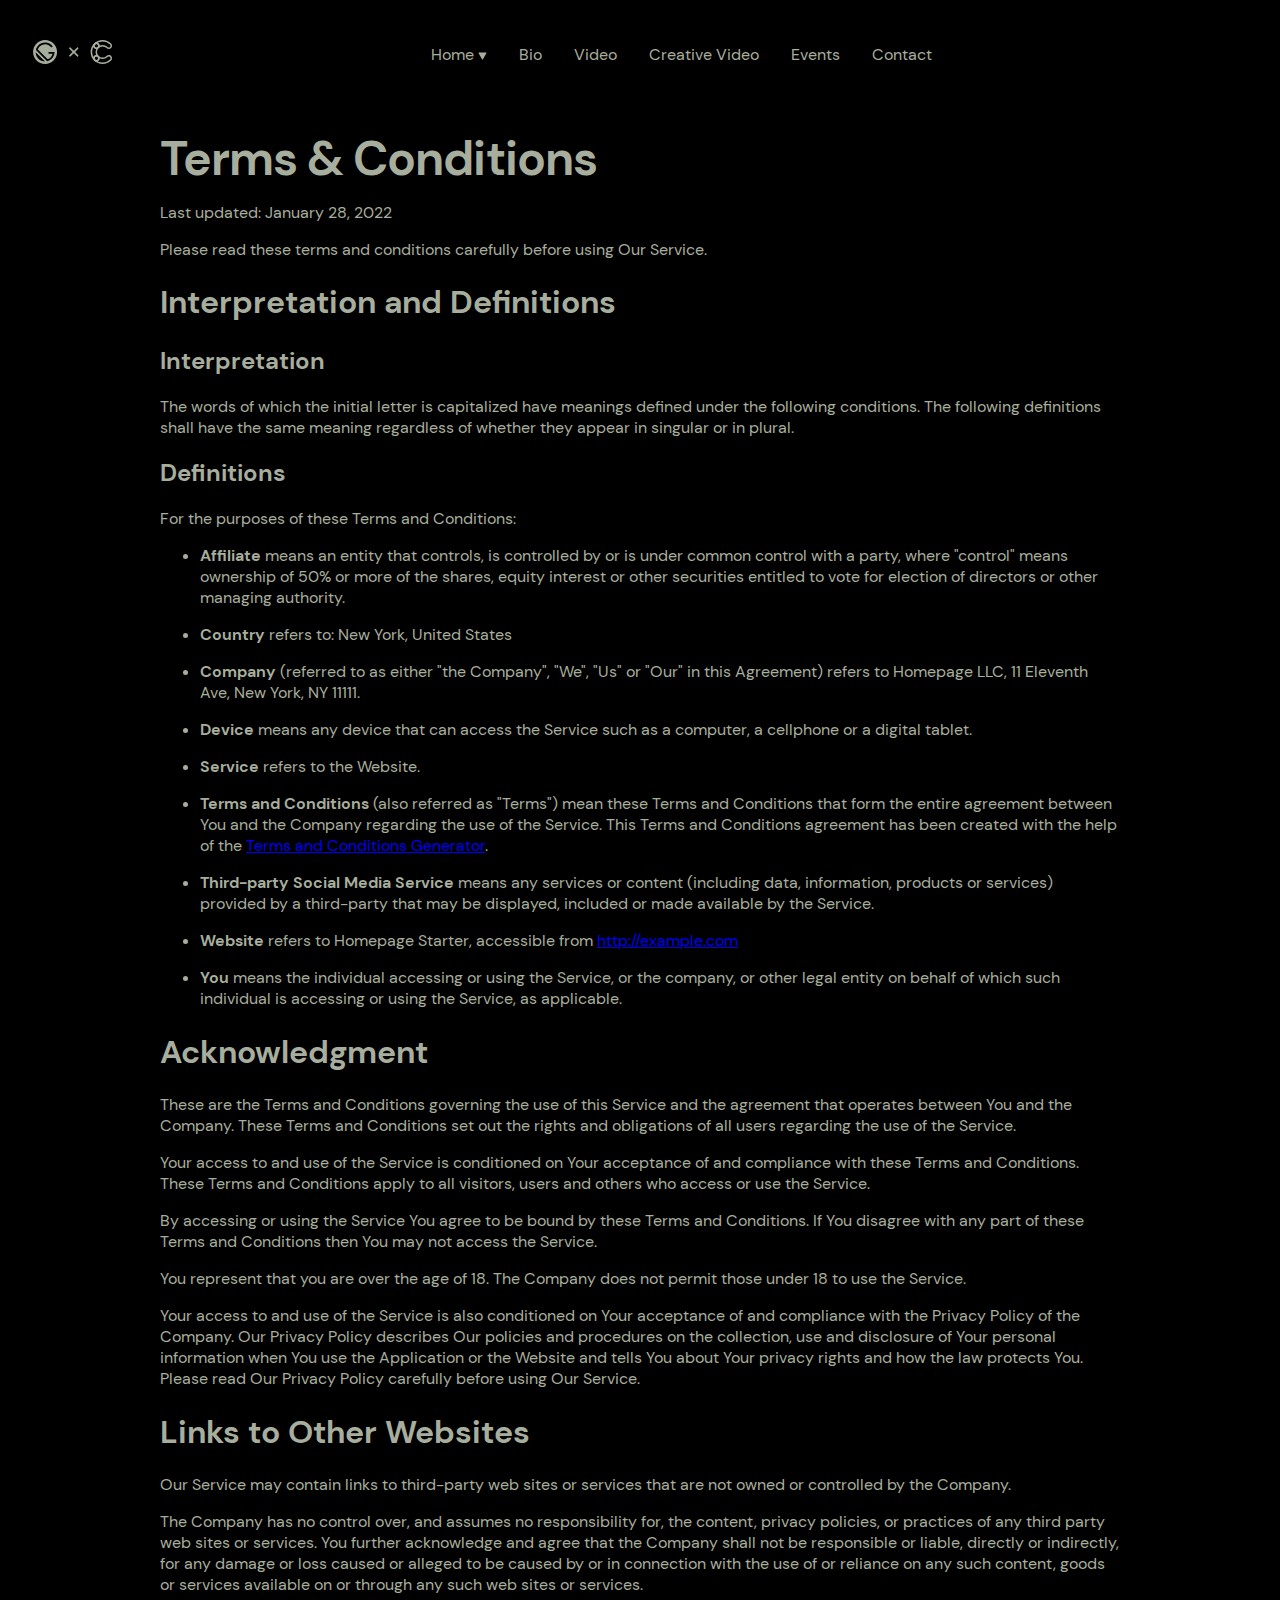
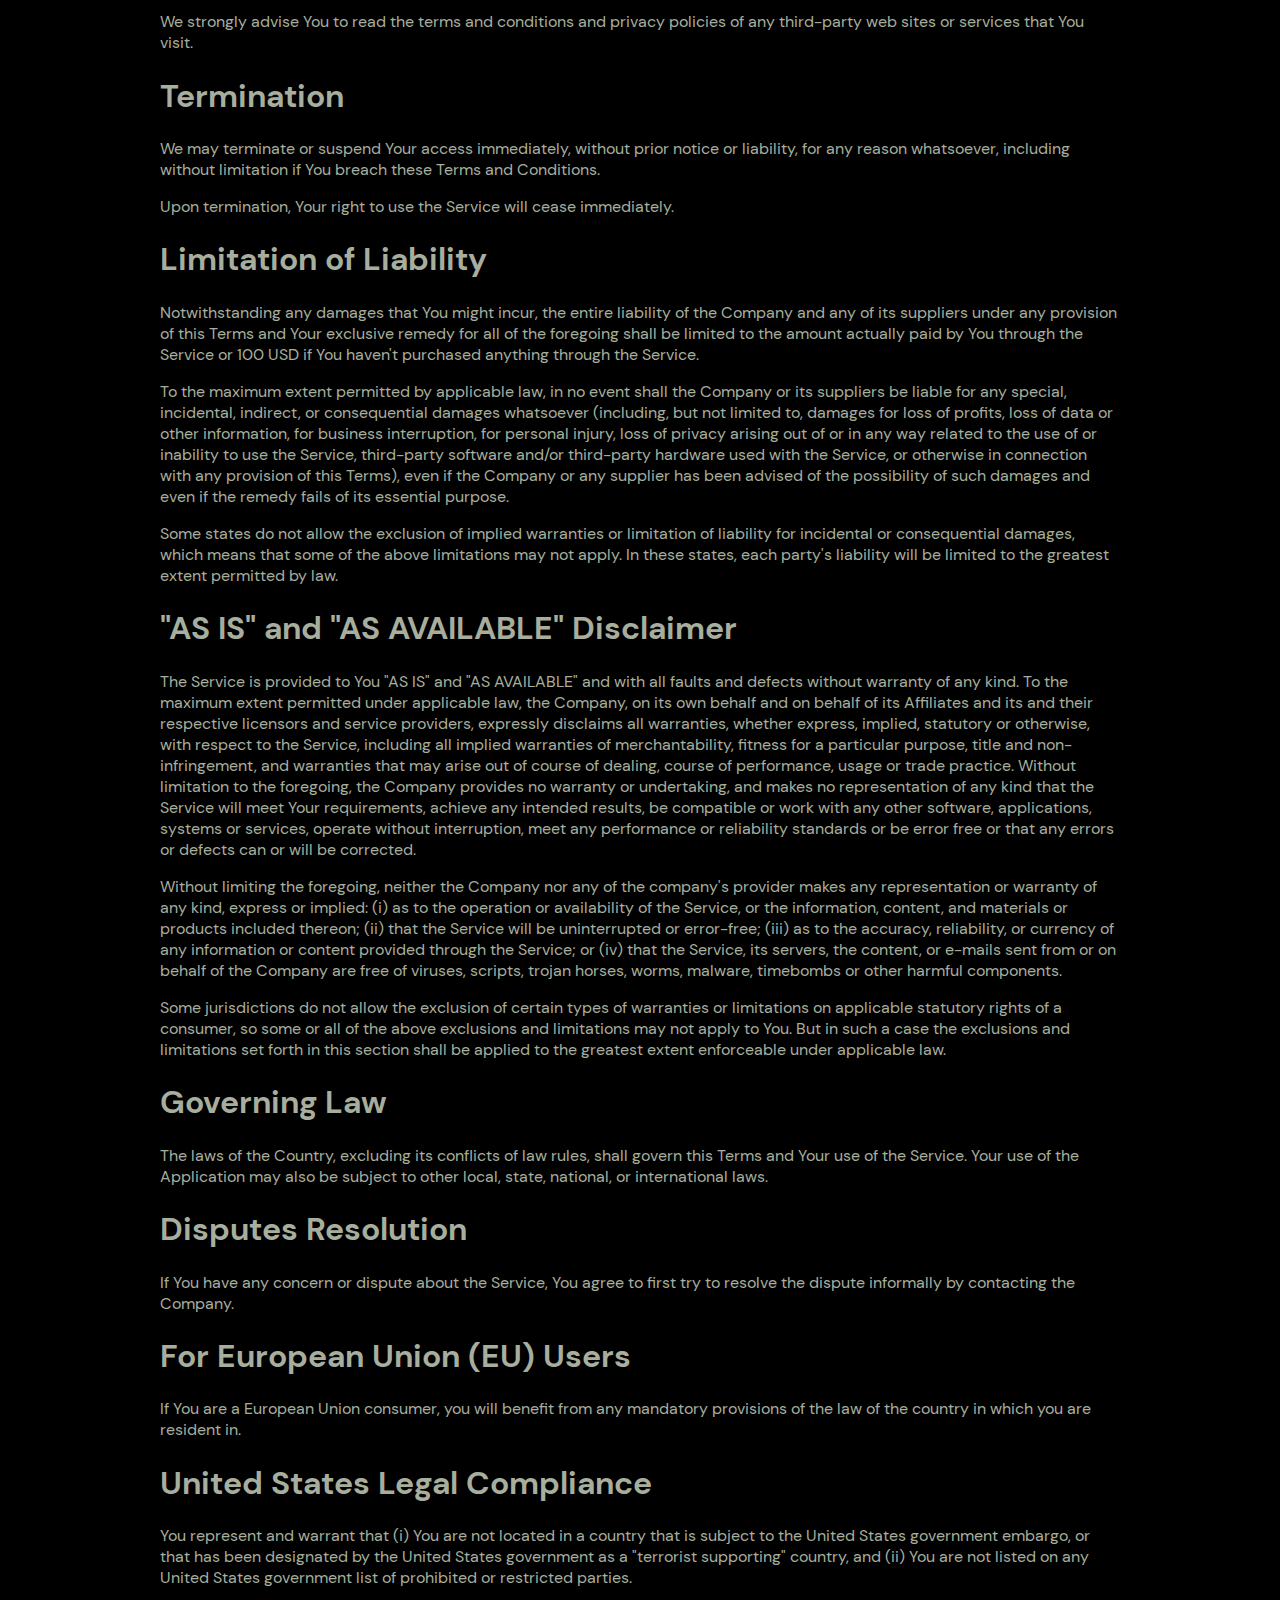
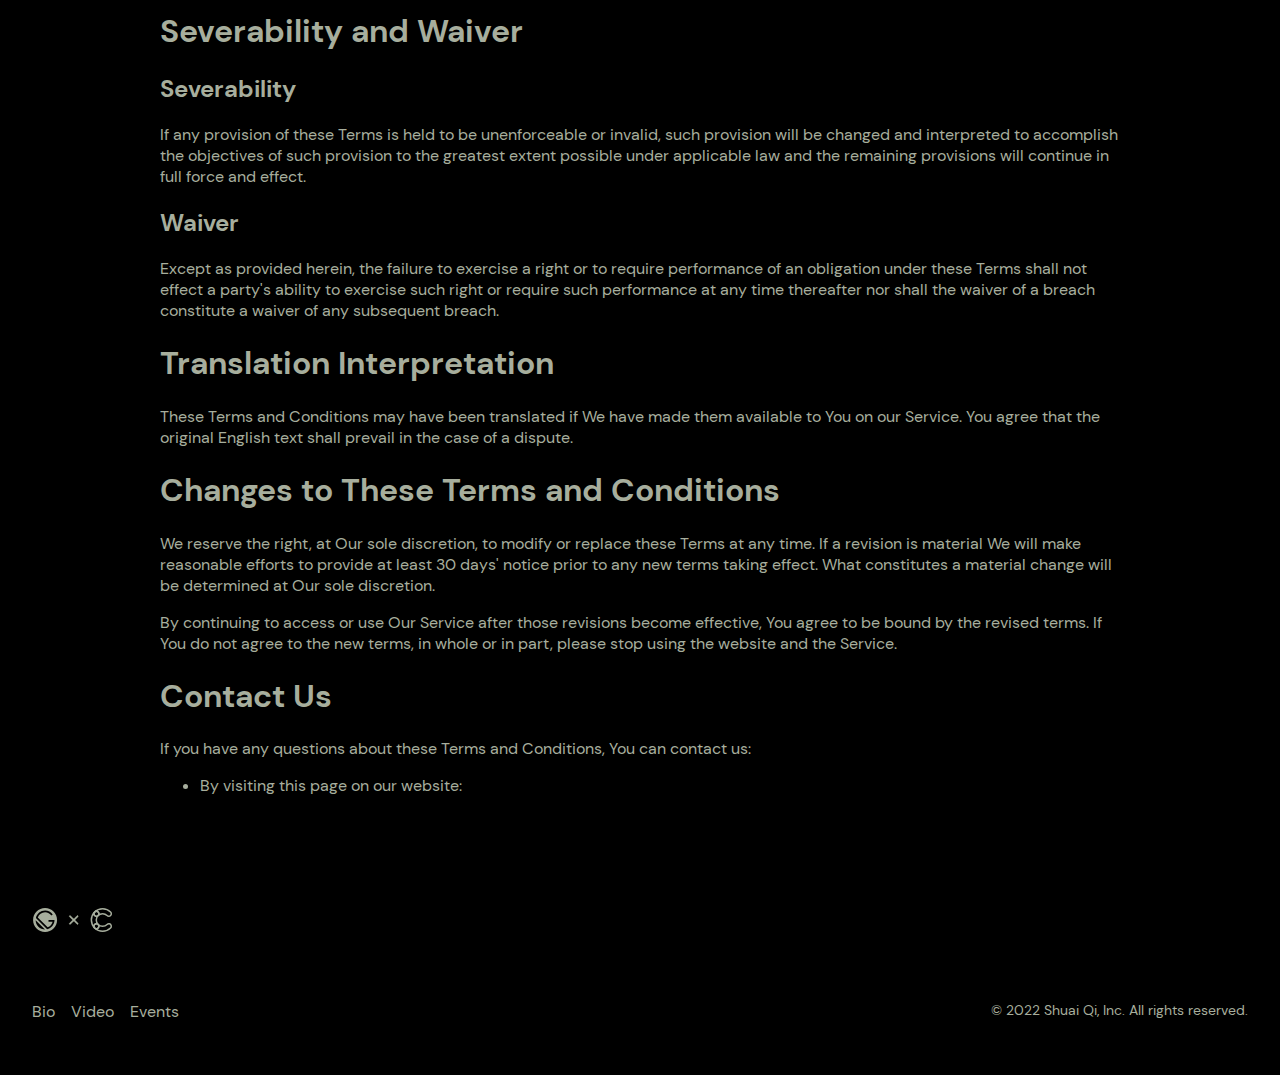
<file: terms/index.html>
<!DOCTYPE html><html lang="en-us"><head><meta charSet="utf-8"/><meta http-equiv="x-ua-compatible" content="ie=edge"/><meta name="viewport" content="width=device-width, initial-scale=1, shrink-to-fit=no"/><meta name="theme-color" content="#004ca3"/><meta data-react-helmet="true" name="twitter:title" content="Terms &amp; Conditions"/><meta data-react-helmet="true" name="twitter:card" content="summary"/><meta data-react-helmet="true" property="og:title" content="Terms &amp; Conditions"/><meta data-react-helmet="true" charSet="utf-8"/><meta name="generator" content="Gatsby 4.12.1"/><style data-href="/styles.098b29d79fbb5adb87b4.css" data-identity="gatsby-global-css">@font-face{font-display:swap;font-family:DM Sans;font-style:normal;font-weight:400;src:url(/static/dm-sans-latin-ext-400-normal-46f8e89145ca0fc60f623d327d35db08.woff2) format("woff2"),url(/static/dm-sans-all-400-normal-37e3ab8cb633fce97c87dc20cffd615a.woff) format("woff");unicode-range:U+0100-024f,U+0259,U+1e??,U+2020,U+20a0-20ab,U+20ad-20cf,U+2113,U+2c60-2c7f,U+a720-a7ff}@font-face{font-display:swap;font-family:DM Sans;font-style:normal;font-weight:400;src:url(/static/dm-sans-latin-400-normal-71edbde4a8ed19eeef941b7a3ad1639d.woff2) format("woff2"),url(/static/dm-sans-all-400-normal-37e3ab8cb633fce97c87dc20cffd615a.woff) format("woff");unicode-range:U+00??,U+0131,U+0152-0153,U+02bb-02bc,U+02c6,U+02da,U+02dc,U+2000-206f,U+2074,U+20ac,U+2122,U+2191,U+2193,U+2212,U+2215,U+feff,U+fffd}@font-face{font-display:swap;font-family:DM Sans;font-style:normal;font-weight:500;src:url(/static/dm-sans-latin-ext-500-normal-d0cd2ef294906e1debec9476e18e6bc0.woff2) format("woff2"),url(/static/dm-sans-all-500-normal-0a59c6133bb2afd800545a6228f7c8f1.woff) format("woff");unicode-range:U+0100-024f,U+0259,U+1e??,U+2020,U+20a0-20ab,U+20ad-20cf,U+2113,U+2c60-2c7f,U+a720-a7ff}@font-face{font-display:swap;font-family:DM Sans;font-style:normal;font-weight:500;src:url(/static/dm-sans-latin-500-normal-82c42c7339eddd68c79dc69dd2332da5.woff2) format("woff2"),url(/static/dm-sans-all-500-normal-0a59c6133bb2afd800545a6228f7c8f1.woff) format("woff");unicode-range:U+00??,U+0131,U+0152-0153,U+02bb-02bc,U+02c6,U+02da,U+02dc,U+2000-206f,U+2074,U+20ac,U+2122,U+2191,U+2193,U+2212,U+2215,U+feff,U+fffd}@font-face{font-display:swap;font-family:DM Sans;font-style:normal;font-weight:700;src:url(/static/dm-sans-latin-ext-700-normal-260b7f4017e3fb22a92453e9869ad709.woff2) format("woff2"),url(/static/dm-sans-all-700-normal-83ca7716c560a37ada07ced98ad4c6ea.woff) format("woff");unicode-range:U+0100-024f,U+0259,U+1e??,U+2020,U+20a0-20ab,U+20ad-20cf,U+2113,U+2c60-2c7f,U+a720-a7ff}@font-face{font-display:swap;font-family:DM Sans;font-style:normal;font-weight:700;src:url(/static/dm-sans-latin-700-normal-6261bc7f59cc2e5f8f293a89e362662f.woff2) format("woff2"),url(/static/dm-sans-all-700-normal-83ca7716c560a37ada07ced98ad4c6ea.woff) format("woff");unicode-range:U+00??,U+0131,U+0152-0153,U+02bb-02bc,U+02c6,U+02da,U+02dc,U+2000-206f,U+2074,U+20ac,U+2122,U+2191,U+2193,U+2212,U+2215,U+feff,U+fffd}@font-face{font-display:swap;font-family:DM Mono;font-style:normal;font-weight:400;src:url([data-uri]) format("woff2"),url(/static/dm-mono-all-400-normal-71863af5fd990865914dda41c3808a86.woff) format("woff");unicode-range:U+0100-024f,U+0259,U+1e??,U+2020,U+20a0-20ab,U+20ad-20cf,U+2113,U+2c60-2c7f,U+a720-a7ff}@font-face{font-display:swap;font-family:DM Mono;font-style:normal;font-weight:400;src:url(/static/dm-mono-latin-400-normal-c1c4152e83611db446ecc2c0dfd72b04.woff2) format("woff2"),url(/static/dm-mono-all-400-normal-71863af5fd990865914dda41c3808a86.woff) format("woff");unicode-range:U+00??,U+0131,U+0152-0153,U+02bb-02bc,U+02c6,U+02da,U+02dc,U+2000-206f,U+2074,U+20ac,U+2122,U+2191,U+2193,U+2212,U+2215,U+feff,U+fffd}@font-face{font-display:swap;font-family:DM Mono;font-style:normal;font-weight:500;src:url([data-uri]) format("woff2"),url(/static/dm-mono-all-500-normal-dd1211e65f68bed55387e2363e419e78.woff) format("woff");unicode-range:U+0100-024f,U+0259,U+1e??,U+2020,U+20a0-20ab,U+20ad-20cf,U+2113,U+2c60-2c7f,U+a720-a7ff}@font-face{font-display:swap;font-family:DM Mono;font-style:normal;font-weight:500;src:url(/static/dm-mono-latin-500-normal-01077f9f58c8778a2435527972cabf0c.woff2) format("woff2"),url(/static/dm-mono-all-500-normal-dd1211e65f68bed55387e2363e419e78.woff) format("woff");unicode-range:U+00??,U+0131,U+0152-0153,U+02bb-02bc,U+02c6,U+02da,U+02dc,U+2000-206f,U+2074,U+20ac,U+2122,U+2191,U+2193,U+2212,U+2215,U+feff,U+fffd}:root{--wuwu9p0:#000;--wuwu9p1:#a7ae9d;--wuwu9p2:#005bbb;--wuwu9p3:#f5cc00;--wuwu9p4:#004287;--wuwu9p5:#000;--wuwu9p6:-0;--wuwu9p7:4px;--wuwu9p8:8px;--wuwu9p9:16px;--wuwu9pa:32px;--wuwu9pb:64px;--wuwu9pc:128px;--wuwu9pd:-4px;--wuwu9pe:-8px;--wuwu9pf:-16px;--wuwu9pg:-32px;--wuwu9ph:-64px;--wuwu9pi:-128px;--wuwu9pj:12px;--wuwu9pk:14px;--wuwu9pl:16px;--wuwu9pm:18px;--wuwu9pn:24px;--wuwu9po:32px;--wuwu9pp:48px;--wuwu9pq:64px;--wuwu9pr:400;--wuwu9ps:500;--wuwu9pt:600;--wuwu9pu:700;--wuwu9pv:800;--wuwu9pw:"DM Sans",sans-serif;--wuwu9px:"DM Sans",sans-serif;--wuwu9py:DM Mono,Menlo,monospace;--wuwu9pz:1.65;--wuwu9p10:1.25;--wuwu9p11:1.1;--wuwu9p12:1;--wuwu9p13:0;--wuwu9p14:-0.02em;--wuwu9p15:0.08em;--wuwu9p16:1280px;--wuwu9p17:1024px;--wuwu9p18:1440px;--wuwu9p19:848px;--wuwu9p1a:48px;--wuwu9p1b:300px;--wuwu9p1c:400px;--wuwu9p1d:32px;--wuwu9p1e:30px;--wuwu9p1f:10px;--wuwu9p1g:24px;--wuwu9p1h:99999px;--wuwu9p1i:0px 4px 8px 0px #2e29330a,0px 4px 24px 0px #2e293314,0px 8px 24px 0px #473f4f29}.ur0mb0{margin-left:auto;margin-right:auto;max-width:var(--wuwu9p16);padding-left:var(--wuwu9pa);padding-right:var(--wuwu9pa)}.ur0mb2{max-width:var(--wuwu9p18);padding-left:0;padding-right:0}.ur0mb3{max-width:var(--wuwu9p17)}.ur0mb4{max-width:var(--wuwu9p19)}.ur0mb5{padding-bottom:var(--wuwu9pa);padding-left:0;padding-right:0;padding-top:var(--wuwu9pa)}.ur0mb6{align-items:center;display:flex}.ur0mb7{flex-wrap:wrap}.ur0mb8{align-items:flex-start}.ur0mb9{align-items:baseline}.ur0mba{align-items:flex-start}.ur0mba,.ur0mbb{flex-direction:column}.ur0mbc{align-items:flex-end}.ur0mbd{align-items:stretch}.ur0mbe{justify-content:space-between}.ur0mbe,.ur0mbf{flex-wrap:wrap;width:100%}.ur0mbf{justify-content:center}.ur0mbg{flex-direction:column}.ur0mbh{gap:var(--wuwu9p6)}.ur0mbi{gap:var(--wuwu9p7)}.ur0mbj{gap:var(--wuwu9p8)}.ur0mbk{gap:var(--wuwu9p9)}.ur0mbl{gap:var(--wuwu9pa)}.ur0mbm{gap:var(--wuwu9pb)}.ur0mbn{gap:var(--wuwu9pc)}.ur0mbo{gap:var(--wuwu9pd)}.ur0mbp{gap:var(--wuwu9pe)}.ur0mbq{gap:var(--wuwu9pf)}.ur0mbr{gap:var(--wuwu9pg)}.ur0mbs{gap:var(--wuwu9ph)}.ur0mbt{gap:var(--wuwu9pi)}.ur0mbu,.ur0mbv,.ur0mbw,.ur0mbx,.ur0mby,.ur0mbz{width:100%}.ur0mb10{list-style:none;margin:0;padding:0}.ur0mb11{padding:var(--wuwu9p6)}.ur0mb12{padding:var(--wuwu9p7)}.ur0mb13{padding:var(--wuwu9p8)}.ur0mb14{padding:var(--wuwu9p9)}.ur0mb15{padding:var(--wuwu9pa)}.ur0mb16{padding:var(--wuwu9pb)}.ur0mb17{padding:var(--wuwu9pc)}.ur0mb18{padding:var(--wuwu9pd)}.ur0mb19{padding:var(--wuwu9pe)}.ur0mb1a{padding:var(--wuwu9pf)}.ur0mb1b{padding:var(--wuwu9pg)}.ur0mb1c{padding:var(--wuwu9ph)}.ur0mb1d{padding:var(--wuwu9pi)}.ur0mb1e{padding-bottom:var(--wuwu9p6);padding-top:var(--wuwu9p6)}.ur0mb1f{padding-bottom:var(--wuwu9p7);padding-top:var(--wuwu9p7)}.ur0mb1g{padding-bottom:var(--wuwu9p8);padding-top:var(--wuwu9p8)}.ur0mb1h{padding-bottom:var(--wuwu9p9);padding-top:var(--wuwu9p9)}.ur0mb1i{padding-bottom:var(--wuwu9pa);padding-top:var(--wuwu9pa)}.ur0mb1j{padding-bottom:var(--wuwu9pb);padding-top:var(--wuwu9pb)}.ur0mb1k{padding-bottom:var(--wuwu9pc);padding-top:var(--wuwu9pc)}.ur0mb1l{padding-bottom:var(--wuwu9pd);padding-top:var(--wuwu9pd)}.ur0mb1m{padding-bottom:var(--wuwu9pe);padding-top:var(--wuwu9pe)}.ur0mb1n{padding-bottom:var(--wuwu9pf);padding-top:var(--wuwu9pf)}.ur0mb1o{padding-bottom:var(--wuwu9pg);padding-top:var(--wuwu9pg)}.ur0mb1p{padding-bottom:var(--wuwu9ph);padding-top:var(--wuwu9ph)}.ur0mb1q{padding-bottom:var(--wuwu9pi);padding-top:var(--wuwu9pi)}.ur0mb1r{margin-bottom:var(--wuwu9p6);margin-top:var(--wuwu9p6)}.ur0mb1s{margin-bottom:var(--wuwu9p7);margin-top:var(--wuwu9p7)}.ur0mb1t{margin-bottom:var(--wuwu9p8);margin-top:var(--wuwu9p8)}.ur0mb1u{margin-bottom:var(--wuwu9p9);margin-top:var(--wuwu9p9)}.ur0mb1v{margin-bottom:var(--wuwu9pa);margin-top:var(--wuwu9pa)}.ur0mb1w{margin-bottom:var(--wuwu9pb);margin-top:var(--wuwu9pb)}.ur0mb1x{margin-bottom:var(--wuwu9pc);margin-top:var(--wuwu9pc)}.ur0mb1y{margin-bottom:var(--wuwu9pd);margin-top:var(--wuwu9pd)}.ur0mb1z{margin-bottom:var(--wuwu9pe);margin-top:var(--wuwu9pe)}.ur0mb20{margin-bottom:var(--wuwu9pf);margin-top:var(--wuwu9pf)}.ur0mb21{margin-bottom:var(--wuwu9pg);margin-top:var(--wuwu9pg)}.ur0mb22{margin-bottom:var(--wuwu9ph);margin-top:var(--wuwu9ph)}.ur0mb23{margin-bottom:var(--wuwu9pi);margin-top:var(--wuwu9pi)}.ur0mb24{margin-left:calc(var(--wuwu9p6)*-1);margin-right:calc(var(--wuwu9p6)*-1)}.ur0mb25{margin-left:calc(var(--wuwu9p7)*-1);margin-right:calc(var(--wuwu9p7)*-1)}.ur0mb26{margin-left:calc(var(--wuwu9p8)*-1);margin-right:calc(var(--wuwu9p8)*-1)}.ur0mb27{margin-left:calc(var(--wuwu9p9)*-1);margin-right:calc(var(--wuwu9p9)*-1)}.ur0mb28{margin-left:calc(var(--wuwu9pa)*-1);margin-right:calc(var(--wuwu9pa)*-1)}.ur0mb29{margin-left:calc(var(--wuwu9pb)*-1);margin-right:calc(var(--wuwu9pb)*-1)}.ur0mb2a{margin-left:calc(var(--wuwu9pc)*-1);margin-right:calc(var(--wuwu9pc)*-1)}.ur0mb2b{margin-left:calc(var(--wuwu9pd)*-1);margin-right:calc(var(--wuwu9pd)*-1)}.ur0mb2c{margin-left:calc(var(--wuwu9pe)*-1);margin-right:calc(var(--wuwu9pe)*-1)}.ur0mb2d{margin-left:calc(var(--wuwu9pf)*-1);margin-right:calc(var(--wuwu9pf)*-1)}.ur0mb2e{margin-left:calc(var(--wuwu9pg)*-1);margin-right:calc(var(--wuwu9pg)*-1)}.ur0mb2f{margin-left:calc(var(--wuwu9ph)*-1);margin-right:calc(var(--wuwu9ph)*-1)}.ur0mb2g{margin-left:calc(var(--wuwu9pi)*-1);margin-right:calc(var(--wuwu9pi)*-1)}.ur0mb2h{border-radius:var(--wuwu9p1f);overflow:hidden}.ur0mb2i{border-radius:var(--wuwu9p1g);overflow:hidden}.ur0mb2j{border-radius:var(--wuwu9p1h);overflow:hidden}.ur0mb2o{align-items:center;display:flex;flex-direction:column;text-align:center}.ur0mb2p{padding-bottom:var(--wuwu9pa);padding-top:var(--wuwu9pa)}.ur0mb2q{margin:var(--wuwu9p6)}.ur0mb2r{margin:var(--wuwu9p7)}.ur0mb2s{margin:var(--wuwu9p8)}.ur0mb2t{margin:var(--wuwu9p9)}.ur0mb2u{margin:var(--wuwu9pa)}.ur0mb2v{margin:var(--wuwu9pb)}.ur0mb2w{margin:var(--wuwu9pc)}.ur0mb2x{margin:var(--wuwu9pd)}.ur0mb2y{margin:var(--wuwu9pe)}.ur0mb2z{margin:var(--wuwu9pf)}.ur0mb30{margin:var(--wuwu9pg)}.ur0mb31{margin:var(--wuwu9ph)}.ur0mb32{margin:var(--wuwu9pi)}.ur0mb33{margin:auto}.ur0mb34{margin-left:var(--wuwu9p6)}.ur0mb35{margin-left:var(--wuwu9p7)}.ur0mb36{margin-left:var(--wuwu9p8)}.ur0mb37{margin-left:var(--wuwu9p9)}.ur0mb38{margin-left:var(--wuwu9pa)}.ur0mb39{margin-left:var(--wuwu9pb)}.ur0mb3a{margin-left:var(--wuwu9pc)}.ur0mb3b{margin-left:var(--wuwu9pd)}.ur0mb3c{margin-left:var(--wuwu9pe)}.ur0mb3d{margin-left:var(--wuwu9pf)}.ur0mb3e{margin-left:var(--wuwu9pg)}.ur0mb3f{margin-left:var(--wuwu9ph)}.ur0mb3g{margin-left:var(--wuwu9pi)}.ur0mb3h{margin-left:auto}.ur0mb3i{margin-right:var(--wuwu9p6)}.ur0mb3j{margin-right:var(--wuwu9p7)}.ur0mb3k{margin-right:var(--wuwu9p8)}.ur0mb3l{margin-right:var(--wuwu9p9)}.ur0mb3m{margin-right:var(--wuwu9pa)}.ur0mb3n{margin-right:var(--wuwu9pb)}.ur0mb3o{margin-right:var(--wuwu9pc)}.ur0mb3p{margin-right:var(--wuwu9pd)}.ur0mb3q{margin-right:var(--wuwu9pe)}.ur0mb3r{margin-right:var(--wuwu9pf)}.ur0mb3s{margin-right:var(--wuwu9pg)}.ur0mb3t{margin-right:var(--wuwu9ph)}.ur0mb3u{margin-right:var(--wuwu9pi)}.ur0mb3v{margin-right:auto}.ur0mb3w{margin-top:var(--wuwu9p6)}.ur0mb3x{margin-top:var(--wuwu9p7)}.ur0mb3y{margin-top:var(--wuwu9p8)}.ur0mb3z{margin-top:var(--wuwu9p9)}.ur0mb40{margin-top:var(--wuwu9pa)}.ur0mb41{margin-top:var(--wuwu9pb)}.ur0mb42{margin-top:var(--wuwu9pc)}.ur0mb43{margin-top:var(--wuwu9pd)}.ur0mb44{margin-top:var(--wuwu9pe)}.ur0mb45{margin-top:var(--wuwu9pf)}.ur0mb46{margin-top:var(--wuwu9pg)}.ur0mb47{margin-top:var(--wuwu9ph)}.ur0mb48{margin-top:var(--wuwu9pi)}.ur0mb49{margin-top:auto}.ur0mb4a{margin-bottom:var(--wuwu9p6)}.ur0mb4b{margin-bottom:var(--wuwu9p7)}.ur0mb4c{margin-bottom:var(--wuwu9p8)}.ur0mb4d{margin-bottom:var(--wuwu9p9)}.ur0mb4e{margin-bottom:var(--wuwu9pa)}.ur0mb4f{margin-bottom:var(--wuwu9pb)}.ur0mb4g{margin-bottom:var(--wuwu9pc)}.ur0mb4h{margin-bottom:var(--wuwu9pd)}.ur0mb4i{margin-bottom:var(--wuwu9pe)}.ur0mb4j{margin-bottom:var(--wuwu9pf)}.ur0mb4k{margin-bottom:var(--wuwu9pg)}.ur0mb4l{margin-bottom:var(--wuwu9ph)}.ur0mb4m{margin-bottom:var(--wuwu9pi)}.ur0mb4n{margin-bottom:auto}.ur0mb4o{margin:0}.ur0mb4p{font-size:var(--wuwu9pl)}.ur0mb4p,.ur0mb4q{font-weight:var(--wuwu9pr);letter-spacing:var(--wuwu9p13);line-height:var(--wuwu9pz);margin-bottom:var(--wuwu9p9)}.ur0mb4q{font-size:var(--wuwu9pm)}.ur0mb4r{font-family:var(--wuwu9px);font-size:var(--wuwu9po);font-weight:var(--wuwu9pv);letter-spacing:var(--wuwu9p14);line-height:var(--wuwu9p10);margin-bottom:var(--wuwu9pc);margin-top:var(--wuwu9pa)}.ur0mb4s{font-family:var(--wuwu9px)}.ur0mb4s,.ur0mb4t{font-size:var(--wuwu9po)}.ur0mb4s,.ur0mb4t,.ur0mb4u{font-weight:var(--wuwu9pv);letter-spacing:var(--wuwu9p14);line-height:var(--wuwu9p11);margin-bottom:var(--wuwu9p9)}.ur0mb4u{font-size:var(--wuwu9pn)}.ur0mb4v{font-family:var(--wuwu9py);font-weight:var(--wuwu9ps);line-height:var(--wuwu9p11)}.ur0mb4v,.ur0mb4w{font-size:var(--wuwu9pk);letter-spacing:var(--wuwu9p15);margin-bottom:var(--wuwu9p8);text-transform:uppercase}.ur0mb4w{font-style:normal;font-weight:var(--wuwu9pt)}.ur0mb4x{font-family:var(--wuwu9py);font-size:var(--wuwu9pp);font-weight:var(--wuwu9ps);line-height:var(--wuwu9p11)}.ur0mb4y{font-size:var(--wuwu9pn);font-weight:var(--wuwu9pu);line-height:var(--wuwu9p10)}.ur0mb4z{font-size:var(--wuwu9pk);margin-bottom:var(--wuwu9p8)}.ur0mb50{font-size:var(--wuwu9pm)}.ur0mb51{font-family:var(--wuwu9py);font-size:180px;letter-spacing:var(--wuwu9p14);line-height:var(--wuwu9p12)}.ur0mb52{text-align:center}.ur0mb53{font-weight:var(--wuwu9pu)}.ur0mb54{color:inherit}.ur0mb54:hover{color:var(--wuwu9p4)}.ur0mb55{color:inherit;text-decoration:none;transition-duration:.2s;transition-property:color;transition-timing-function:ease-in-out}.ur0mb55:hover{color:var(--wuwu9p4)}.ur0mb56{background:none;border:none;color:inherit;font-family:var(--wuwu9pw);font-size:inherit;padding:0;text-decoration:none;transition-duration:.2s;transition-property:color;transition-timing-function:ease-in-out}.ur0mb56:hover{color:var(--wuwu9p4);cursor:pointer}.ur0mb57{color:inherit;font-weight:var(--wuwu9pu)}.ur0mb57:hover{color:var(--wuwu9p4)}.ur0mb58{color:inherit;display:block}.ur0mb58,.ur0mb59{text-decoration:none}.ur0mb59{border-radius:var(--wuwu9p1f);display:inline-flex;font-size:var(--wuwu9pl);font-weight:var(--wuwu9pu);line-height:var(--wuwu9p12);padding:var(--wuwu9p9)}.ur0mb5a{background-color:var(--wuwu9p2);color:var(--wuwu9p0)}.ur0mb5a:focus,.ur0mb5a:hover{background-color:var(--wuwu9p4)}.ur0mb5b{background-color:var(--wuwu9p0);color:var(--wuwu9p2)}.ur0mb5b:focus,.ur0mb5b:hover{background-color:var(--wuwu9p4);color:var(--wuwu9p0)}.ur0mb5c{background-color:transparent;color:inherit}.ur0mb5c:focus,.ur0mb5c:hover{background-color:var(--wuwu9p3)}.ur0mb5d{background-color:transparent;color:inherit}.ur0mb5d:focus,.ur0mb5d:hover{background-color:var(--wuwu9p3);color:var(--wuwu9p2)}.ur0mb5e{background-color:var(--wuwu9p2);color:var(--wuwu9p0)}.ur0mb5f{background-color:var(--wuwu9p3);color:var(--wuwu9p2)}.ur0mb5g{margin:0;padding-bottom:var(--wuwu9pa);padding-left:0;padding-right:0;padding-top:0}.ur0mb5h{border-radius:var(--wuwu9p1h);flex-shrink:0;height:var(--wuwu9p1a);min-width:0;width:var(--wuwu9p1a)}.ur0mb5i{height:20px;width:85px}.ur0mb5j{max-width:128px}.ur0mb5k{height:24px;width:24px}.ur0mb5k,.ur0mb5l{margin-bottom:var(--wuwu9p9)}.ur0mb5l{height:32px;width:32px}.ur0mb5m{height:64px;margin-bottom:var(--wuwu9p9);width:64px}.ur0mb5n{color:var(--wuwu9p1);margin-right:var(--wuwu9p9)}.ur0mb5n:focus,.ur0mb5n:hover{color:var(--wuwu9p4)}.ur0mb5o{align-items:center;background:transparent;border:none;cursor:pointer;display:flex;height:48px;justify-content:center;width:48px}.ur0mb5p{clip:rect(0 0 0 0);border:0;height:1px;overflow:hidden;padding:0;position:absolute;white-space:nowrap;width:1px}.ur0mb5q{outline:1px solid tomato}@media screen and (min-width:52em){.ur0mb5{padding:var(--wuwu9pb) var(--wuwu9pa)}.ur0mb4s{font-size:var(--wuwu9pp)}.ur0mb51{font-size:360px}}@media screen and (min-width:40em){.ur0mbg{flex-direction:row}.ur0mbu{width:100%}.ur0mbv{width:50%}.ur0mbw{width:25%}.ur0mbx,.ur0mby{width:33.3333%}.ur0mbz{width:-webkit-fit-content;width:-moz-fit-content;width:fit-content}.ur0mb2k{order:0}.ur0mb2l{order:1}.ur0mb2m{order:2}.ur0mb2n{order:3}.ur0mb2p{padding-bottom:var(--wuwu9pb);padding-top:var(--wuwu9pb)}.ur0mb4r{font-size:var(--wuwu9pq)}}._1pq1c5u0{font-size:var(--wuwu9po)}._1pq1c5u1{margin-top:2rem}._1pq1c5u2{margin:0 auto}._1pq1c5u3{width:30vw}._1pq1c5u4{margin-left:5vw;margin-top:30vh;width:94vw}@media screen and (max-width:40em){._1pq1c5u3{width:80%}._1pq1c5u4{margin-left:0;margin-top:3rem}}._165flw0{display:none;position:relative;z-index:1}._165flw1{display:block;padding-top:var(--wuwu9p9);position:relative}._165flw2{background:var(--wuwu9p2)}._165flw4{color:var(--wuwu9p2)}._165flw5{color:var(--wuwu9p0)}._165flw6{background:var(--wuwu9p2);height:100vh;padding-top:var(--wuwu9pa);position:absolute;width:100vw;z-index:1}._165flw7{color:var(--wuwu9p0);display:block;font-size:var(--wuwu9pn);padding:var(--wuwu9p8) var(--wuwu9pa)}@media screen and (min-width:40em){._165flw0{display:block;padding-top:var(--wuwu9pa)}._165flw1,._165flw6{display:none}}._12kcbqa0{transition-duration:.15s;transition-property:-webkit-transform;transition-property:transform;transition-property:transform,-webkit-transform;transition-timing-function:ease-in-out}._12kcbqa1{-webkit-transform:rotate(-180deg);transform:rotate(-180deg)}._12kcbqa2{-webkit-transform:rotate(90deg);transform:rotate(90deg)}._12kcbqa3{-webkit-transform:rotate(-90deg);transform:rotate(-90deg)}._1fa5qiz0{position:relative}._1fa5qiz1:hover{color:var(--wuwu9p0)}._1fa5qiz3{position:relative;white-space:nowrap;width:-webkit-fit-content;width:-moz-fit-content;width:fit-content}._1fa5qiz6{padding-bottom:var(--wuwu9p9);padding-left:var(--wuwu9pa)}._1fa5qiz7{flex-shrink:0;height:var(--wuwu9p1d);width:var(--wuwu9p1d)}._1fa5qiz9{display:none;white-space:normal}._1fa5qiza{margin:0;padding:0}@media screen and (min-width:40em){._1fa5qiz1{align-items:baseline;color:inherit;font-size:inherit;padding:0}._1fa5qiz1:hover{color:var(--wuwu9p4)}._1fa5qiz2{align-items:baseline}._1fa5qiz3{background:var(--wuwu9p0);border-radius:var(--wuwu9p1g);box-shadow:var(--wuwu9p1i);left:50%;max-width:var(--wuwu9p1c);min-width:var(--wuwu9p1b);padding:var(--wuwu9p9) var(--wuwu9p9) var(--wuwu9p6) var(--wuwu9p9);position:absolute;top:calc(100% + 20px);-webkit-transform:translateX(-50%);transform:translateX(-50%)}._1fa5qiz3:before{border-color:transparent transparent var(--wuwu9p0) transparent;border-style:solid;border-width:0 14px 17.3px;content:"";height:0;left:50%;position:absolute;top:0;-webkit-transform:translateX(-50%) translateY(calc(-100% + 2px));transform:translateX(-50%) translateY(calc(-100% + 2px));width:0}._1fa5qiz4{-webkit-animation:zoomInUp .15s ease-in-out;animation:zoomInUp .15s ease-in-out}._1fa5qiz5{-webkit-animation:zoomOutDown .15s ease-in-out;animation:zoomOutDown .15s ease-in-out;-webkit-animation-fill-mode:forwards;animation-fill-mode:forwards}._1fa5qiz6{align-items:stretch;padding-left:0}._1fa5qiz7{height:var(--wuwu9p1e);width:var(--wuwu9p1e)}._1fa5qiz8{border-radius:var(--wuwu9p1f);color:inherit;font-size:var(--wuwu9pl);font-weight:var(--wuwu9pu);margin:0;padding:var(--wuwu9p8)}._1fa5qiz8:hover{background:var(--wuwu9p3);color:inherit}._1fa5qiz9{display:block;font-size:var(--wuwu9pk);margin:0;min-width:300px}}@-webkit-keyframes zoomInUp{0%{opacity:0;-webkit-transform:scale(.95) translateY(10px) translateX(-50%);transform:scale(.95) translateY(10px) translateX(-50%);visibility:hidden}to{opacity:1;-webkit-transform:scale(1),translateY(0) translateX(-50%);transform:scale(1),translateY(0) translateX(-50%);visibility:visible}}@keyframes zoomInUp{0%{opacity:0;-webkit-transform:scale(.95) translateY(10px) translateX(-50%);transform:scale(.95) translateY(10px) translateX(-50%);visibility:hidden}to{opacity:1;-webkit-transform:scale(1),translateY(0) translateX(-50%);transform:scale(1),translateY(0) translateX(-50%);visibility:visible}}@-webkit-keyframes zoomOutDown{0%{opacity:1;-webkit-transform:scale(1) translateY(0) translateX(-50%);transform:scale(1) translateY(0) translateX(-50%)}to{opacity:0;-webkit-transform:scale(.95) translateY(10px) translateX(-50%);transform:scale(.95) translateY(10px) translateX(-50%);visibility:hidden}}@keyframes zoomOutDown{0%{opacity:1;-webkit-transform:scale(1) translateY(0) translateX(-50%);transform:scale(1) translateY(0) translateX(-50%)}to{opacity:0;-webkit-transform:scale(.95) translateY(10px) translateX(-50%);transform:scale(.95) translateY(10px) translateX(-50%);visibility:hidden}}@-webkit-keyframes fadeIn{0%{opacity:0;visibility:hidden}to{opacity:1;visibility:visible}}@keyframes fadeIn{0%{opacity:0;visibility:hidden}to{opacity:1;visibility:visible}}@-webkit-keyframes fadeOut{0%{opacity:1}to{opacity:0;visibility:hidden}}@keyframes fadeOut{0%{opacity:1}to{opacity:0;visibility:hidden}}body{-webkit-font-smoothing:antialiased;-moz-osx-font-smoothing:grayscale;background-color:var(--wuwu9p0);color:var(--wuwu9p1);font-family:var(--wuwu9pw);margin:0}*{box-sizing:border-box}._1u1urz10{max-width:1108px}._1u1urz11{font-size:var(--wuwu9pm);margin-bottom:var(--wuwu9pb);max-width:798px}._1u1urz12{display:flex}._1u1urz13{margin:0 30px;width:40vw}._1u1urz14{font-size:var(--wuwu9pm);margin:0 30px;width:100%}@media screen and (max-width:40em){._1u1urz12{flex-direction:column}._1u1urz13{width:80%}._1u1urz14{margin:0;padding:0 30px;width:100%}}@media screen and (min-width:40em){._1u1urz11,._1u1urz14{font-size:var(--wuwu9pn)}}.ofnu3i1{align-items:center;display:flex;flex-direction:column}@media screen and (min-width:40em){.ofnu3i0{gap:var(--wuwu9pc)}.ofnu3i1{align-items:flex-start}}._19lgar30{background-image:url(https://s3.bmp.ovh/imgs/2022/04/19/761c85269cff9450.jpg);background-position:50%;background-repeat:no-repeat;background-size:cover;height:100vh;overflow:hidden;width:100vw}._19lgar31{margin-top:2rem}._19lgar32{left:3rem;position:relative;top:-1rem}._19lgar33{font-size:var(--wuwu9pn)}@media screen and (max-width:40em){._19lgar31{margin-top:1rem}._19lgar32{left:1rem}._19lgar33{font-size:var(--wuwu9pl)}}.jyahfc0{align-content:center;display:flex;justify-content:center;margin-top:2rem;width:100%}.jyahfc1{height:500px;width:50%}@media screen and (max-width:40em){.jyahfc1{height:250px}}._8ietgp0{height:50vh}._8ietgp1{margin-top:30vh}._1kart9e0{font-family:var(--wuwu9py);font-style:normal;letter-spacing:-.02em}._1kart9e1{align-items:baseline;color:inherit;display:flex;font-size:var(--wuwu9pn);font-weight:var(--wuwu9pu);gap:10px;justify-content:center;text-align:center}._1kart9e2{height:12px}._1kart9e3{font-size:var(--wuwu9pn);margin-bottom:0;text-align:center}</style><style>.gatsby-image-wrapper{position:relative;overflow:hidden}.gatsby-image-wrapper picture.object-fit-polyfill{position:static!important}.gatsby-image-wrapper img{bottom:0;height:100%;left:0;margin:0;max-width:none;padding:0;position:absolute;right:0;top:0;width:100%;object-fit:cover}.gatsby-image-wrapper [data-main-image]{opacity:0;transform:translateZ(0);transition:opacity .25s linear;will-change:opacity}.gatsby-image-wrapper-constrained{display:inline-block;vertical-align:top}</style><noscript><style>.gatsby-image-wrapper noscript [data-main-image]{opacity:1!important}.gatsby-image-wrapper [data-placeholder-image]{opacity:0!important}</style></noscript><script type="module">const e="undefined"!=typeof HTMLImageElement&&"loading"in HTMLImageElement.prototype;e&&document.body.addEventListener("load",(function(e){if(void 0===e.target.dataset.mainImage)return;if(void 0===e.target.dataset.gatsbyImageSsr)return;const t=e.target;let a=null,n=t;for(;null===a&&n;)void 0!==n.parentNode.dataset.gatsbyImageWrapper&&(a=n.parentNode),n=n.parentNode;const o=a.querySelector("[data-placeholder-image]"),r=new Image;r.src=t.currentSrc,r.decode().catch((()=>{})).then((()=>{t.style.opacity=1,o&&(o.style.opacity=0,o.style.transition="opacity 500ms linear")}))}),!0);</script><title data-react-helmet="true">Terms &amp; Conditions</title><link rel="icon" href="/favicon-32x32.png?v=74e15343aa3881fdcb0f8177e6463550" type="image/png"/><link rel="manifest" href="/manifest.webmanifest" crossorigin="anonymous"/><link rel="apple-touch-icon" sizes="48x48" href="/icons/icon-48x48.png?v=74e15343aa3881fdcb0f8177e6463550"/><link rel="apple-touch-icon" sizes="72x72" href="/icons/icon-72x72.png?v=74e15343aa3881fdcb0f8177e6463550"/><link rel="apple-touch-icon" sizes="96x96" href="/icons/icon-96x96.png?v=74e15343aa3881fdcb0f8177e6463550"/><link rel="apple-touch-icon" sizes="144x144" href="/icons/icon-144x144.png?v=74e15343aa3881fdcb0f8177e6463550"/><link rel="apple-touch-icon" sizes="192x192" href="/icons/icon-192x192.png?v=74e15343aa3881fdcb0f8177e6463550"/><link rel="apple-touch-icon" sizes="256x256" href="/icons/icon-256x256.png?v=74e15343aa3881fdcb0f8177e6463550"/><link rel="apple-touch-icon" sizes="384x384" href="/icons/icon-384x384.png?v=74e15343aa3881fdcb0f8177e6463550"/><link rel="apple-touch-icon" sizes="512x512" href="/icons/icon-512x512.png?v=74e15343aa3881fdcb0f8177e6463550"/><link as="script" rel="preload" href="/webpack-runtime-40c0ae21cccda9337a6e.js"/><link as="script" rel="preload" href="/framework-4d2939102efa329ec5e5.js"/><link as="script" rel="preload" href="/app-3d248e5bf4dc5b380f0b.js"/><link as="script" rel="preload" href="/commons-dfc598e0b83b1142f4f2.js"/><link as="script" rel="preload" href="/component---src-pages-page-slug-js-546db30b085c7e9fcc5d.js"/><link as="fetch" rel="preload" href="/page-data/terms/page-data.json" crossorigin="anonymous"/><link as="fetch" rel="preload" href="/page-data/sq/d/3235098977.json" crossorigin="anonymous"/><link as="fetch" rel="preload" href="/page-data/sq/d/860043902.json" crossorigin="anonymous"/><link as="fetch" rel="preload" href="/page-data/app-data.json" crossorigin="anonymous"/></head><body><div id="___gatsby"><div style="outline:none" tabindex="-1" id="gatsby-focus-wrapper"><div><header><div class="ur0mb0 _165flw0"><div class="ur0mb2s"></div><div class="ur0mb6 ur0mbe ur0mbk"><a class="ur0mb55" href="/"><span class="ur0mb5p">Home</span><svg width="82" height="24" viewBox="0 0 82 24" fill="none" xmlns="http://www.w3.org/2000/svg"><path d="M13.083 0C6.48301 0 1.08301 5.4 1.08301 12C1.08301 18.6 6.48301 24 13.083 24C19.683 24 25.083 18.6 25.083 12C25.083 5.4 19.683 0 13.083 0ZM6.39729 18.6857C4.59729 16.8857 3.65444 14.4857 3.65444 12.1714L12.9973 21.4286C10.5973 21.3429 8.19729 20.4857 6.39729 18.6857ZM15.1402 21.1714L3.91158 9.94286C4.85444 5.74286 8.62587 2.57143 13.083 2.57143C16.2544 2.57143 18.9973 4.11429 20.7116 6.42857L19.4259 7.54286C17.9687 5.57143 15.6544 4.28571 13.083 4.28571C9.74015 4.28571 6.91158 6.42857 5.79729 9.42857L15.6544 19.2857C18.1402 18.4286 20.0259 16.2857 20.6259 13.7143H16.5116V12H22.5116C22.5116 16.4571 19.3402 20.2286 15.1402 21.1714Z" fill="currentColor"></path><path d="M46.0628 8.6268C46.2581 8.43154 46.2581 8.11496 46.0628 7.9197L45.8299 7.68681C45.6346 7.49154 45.3181 7.49154 45.1228 7.68681L42.1032 10.7064C41.908 10.9016 41.5914 10.9016 41.3961 10.7064L38.3766 7.6868C38.1813 7.49154 37.8647 7.49154 37.6695 7.68681L37.4366 7.9197C37.2413 8.11496 37.2413 8.43154 37.4366 8.62681L40.4561 11.6464C40.6514 11.8416 40.6514 12.1582 40.4561 12.3535L37.4366 15.373C37.2413 15.5683 37.2413 15.8849 37.4366 16.0801L37.6695 16.313C37.8647 16.5083 38.1813 16.5083 38.3766 16.313L41.3961 13.2935C41.5914 13.0982 41.908 13.0982 42.1032 13.2935L45.1228 16.313C45.3181 16.5083 45.6346 16.5083 45.8299 16.313L46.0628 16.0801C46.2581 15.8849 46.2581 15.5683 46.0628 15.373L43.0432 12.3535C42.848 12.1582 42.848 11.8416 43.0432 11.6464L46.0628 8.6268Z" fill="currentColor" stroke="currentColor" stroke-width="0.5"></path><path d="M66.1256 16.478V16.478C64.9356 15.2915 64.2668 13.6803 64.2668 11.9999C64.2668 10.3195 64.9356 8.70824 66.1256 7.52174V7.52174C67.0908 6.55658 67.0908 4.99176 66.1256 4.0266C65.1604 3.06145 63.5955 3.06145 62.6303 4.0266C60.5388 6.15453 59.3627 9.01622 59.3535 11.9999C59.3832 14.9794 60.5562 17.8338 62.6303 19.9732C63.2547 20.5975 64.1647 20.8414 65.0176 20.6128C65.8705 20.3843 66.5367 19.7181 66.7652 18.8653C66.9938 18.0124 66.7499 17.1024 66.1256 16.478V16.478Z" stroke="currentColor" stroke-width="1.5"></path><path d="M66.1254 7.52183V7.52183C67.3119 6.33194 68.9233 5.66317 70.6037 5.66317C72.2841 5.66317 73.8954 6.33194 75.082 7.52183V7.52183C76.0472 8.48699 77.6121 8.48699 78.5772 7.52183C79.5424 6.55668 79.5424 4.99185 78.5772 4.02669C76.4492 1.93521 73.5875 0.759177 70.6037 0.75C67.624 0.77967 64.7696 1.95268 62.6301 4.02669C61.665 4.99185 61.665 6.55668 62.6301 7.52183C63.5953 8.48699 65.1602 8.48699 66.1254 7.52183V7.52183Z" stroke="currentColor" stroke-width="1.5"></path><path d="M75.082 16.4781V16.4781C73.8954 17.668 72.2841 18.3367 70.6037 18.3367C68.9233 18.3367 67.3119 17.668 66.1254 16.4781V16.4781C65.1602 15.5129 63.5953 15.5129 62.6301 16.4781C61.665 17.4432 61.665 19.0081 62.6301 19.9732C64.7581 22.0647 67.6199 23.2407 70.6037 23.2499C73.5833 23.2202 76.4378 22.0472 78.5772 19.9732C79.2016 19.3489 79.4455 18.4389 79.2169 17.586C78.9884 16.7331 78.3222 16.0669 77.4693 15.8384C76.6164 15.6099 75.7064 15.8537 75.082 16.4781V16.4781Z" stroke="currentColor" stroke-width="1.5"></path><path d="M66.2029 7.55427C67.1836 6.57288 67.1831 4.98229 66.2016 4.00158C65.2202 3.02087 63.6296 3.02143 62.6488 4.00282C61.6681 4.98421 61.6686 6.5748 62.6501 7.55551C63.6315 8.53622 65.2221 8.53566 66.2029 7.55427Z" stroke="currentColor" stroke-width="1.5"></path><path d="M66.1921 19.9927C67.1729 19.0114 67.1723 17.4208 66.1909 16.4401C65.2095 15.4594 63.6188 15.4599 62.6381 16.4413C61.6574 17.4227 61.6579 19.0133 62.6393 19.994C63.6208 20.9747 65.2114 20.9741 66.1921 19.9927Z" stroke="currentColor" stroke-width="1.5"></path></svg></a><nav><ul class="ur0mb6 ur0mbl ur0mb10"><li><div class="ur0mb6 ur0mba ur0mbl _1fa5qiz0" data-id="Home-group-wrapper"><button class="ur0mb56 _1fa5qiz1 _165flw7"><div class="ur0mb6 ur0mbi _1fa5qiz2">Home<svg width="9" height="8" viewBox="0 0 9 8" fill="none" xmlns="http://www.w3.org/2000/svg" class="_12kcbqa0"><path d="M4.93301 7.25C4.74056 7.58333 4.25944 7.58333 4.06699 7.25L0.602886 1.25C0.410435 0.916666 0.650998 0.499999 1.0359 0.499999L7.9641 0.5C8.349 0.5 8.58957 0.916666 8.39712 1.25L4.93301 7.25Z" fill="currentColor"></path></svg></div></button></div></li><li><a class="ur0mb55" href="/about">Bio</a></li><li><a class="ur0mb55" href="/media">Video</a></li><li><a class="ur0mb55" href="/creativeVideos">Creative Video</a></li><li><a class="ur0mb55" href="/events">Events</a></li><li><a class="ur0mb55" href="/contact">Contact</a></li></ul></nav><div></div></div></div><div class="ur0mb0 _165flw1"><div class="ur0mb2s"></div><div class="ur0mb6 ur0mbe ur0mbk"><span class="_165flw4"><a class="ur0mb55" href="/"><span class="ur0mb5p">Home</span><svg width="82" height="24" viewBox="0 0 82 24" fill="none" xmlns="http://www.w3.org/2000/svg"><path d="M13.083 0C6.48301 0 1.08301 5.4 1.08301 12C1.08301 18.6 6.48301 24 13.083 24C19.683 24 25.083 18.6 25.083 12C25.083 5.4 19.683 0 13.083 0ZM6.39729 18.6857C4.59729 16.8857 3.65444 14.4857 3.65444 12.1714L12.9973 21.4286C10.5973 21.3429 8.19729 20.4857 6.39729 18.6857ZM15.1402 21.1714L3.91158 9.94286C4.85444 5.74286 8.62587 2.57143 13.083 2.57143C16.2544 2.57143 18.9973 4.11429 20.7116 6.42857L19.4259 7.54286C17.9687 5.57143 15.6544 4.28571 13.083 4.28571C9.74015 4.28571 6.91158 6.42857 5.79729 9.42857L15.6544 19.2857C18.1402 18.4286 20.0259 16.2857 20.6259 13.7143H16.5116V12H22.5116C22.5116 16.4571 19.3402 20.2286 15.1402 21.1714Z" fill="currentColor"></path><path d="M46.0628 8.6268C46.2581 8.43154 46.2581 8.11496 46.0628 7.9197L45.8299 7.68681C45.6346 7.49154 45.3181 7.49154 45.1228 7.68681L42.1032 10.7064C41.908 10.9016 41.5914 10.9016 41.3961 10.7064L38.3766 7.6868C38.1813 7.49154 37.8647 7.49154 37.6695 7.68681L37.4366 7.9197C37.2413 8.11496 37.2413 8.43154 37.4366 8.62681L40.4561 11.6464C40.6514 11.8416 40.6514 12.1582 40.4561 12.3535L37.4366 15.373C37.2413 15.5683 37.2413 15.8849 37.4366 16.0801L37.6695 16.313C37.8647 16.5083 38.1813 16.5083 38.3766 16.313L41.3961 13.2935C41.5914 13.0982 41.908 13.0982 42.1032 13.2935L45.1228 16.313C45.3181 16.5083 45.6346 16.5083 45.8299 16.313L46.0628 16.0801C46.2581 15.8849 46.2581 15.5683 46.0628 15.373L43.0432 12.3535C42.848 12.1582 42.848 11.8416 43.0432 11.6464L46.0628 8.6268Z" fill="currentColor" stroke="currentColor" stroke-width="0.5"></path><path d="M66.1256 16.478V16.478C64.9356 15.2915 64.2668 13.6803 64.2668 11.9999C64.2668 10.3195 64.9356 8.70824 66.1256 7.52174V7.52174C67.0908 6.55658 67.0908 4.99176 66.1256 4.0266C65.1604 3.06145 63.5955 3.06145 62.6303 4.0266C60.5388 6.15453 59.3627 9.01622 59.3535 11.9999C59.3832 14.9794 60.5562 17.8338 62.6303 19.9732C63.2547 20.5975 64.1647 20.8414 65.0176 20.6128C65.8705 20.3843 66.5367 19.7181 66.7652 18.8653C66.9938 18.0124 66.7499 17.1024 66.1256 16.478V16.478Z" stroke="currentColor" stroke-width="1.5"></path><path d="M66.1254 7.52183V7.52183C67.3119 6.33194 68.9233 5.66317 70.6037 5.66317C72.2841 5.66317 73.8954 6.33194 75.082 7.52183V7.52183C76.0472 8.48699 77.6121 8.48699 78.5772 7.52183C79.5424 6.55668 79.5424 4.99185 78.5772 4.02669C76.4492 1.93521 73.5875 0.759177 70.6037 0.75C67.624 0.77967 64.7696 1.95268 62.6301 4.02669C61.665 4.99185 61.665 6.55668 62.6301 7.52183C63.5953 8.48699 65.1602 8.48699 66.1254 7.52183V7.52183Z" stroke="currentColor" stroke-width="1.5"></path><path d="M75.082 16.4781V16.4781C73.8954 17.668 72.2841 18.3367 70.6037 18.3367C68.9233 18.3367 67.3119 17.668 66.1254 16.4781V16.4781C65.1602 15.5129 63.5953 15.5129 62.6301 16.4781C61.665 17.4432 61.665 19.0081 62.6301 19.9732C64.7581 22.0647 67.6199 23.2407 70.6037 23.2499C73.5833 23.2202 76.4378 22.0472 78.5772 19.9732C79.2016 19.3489 79.4455 18.4389 79.2169 17.586C78.9884 16.7331 78.3222 16.0669 77.4693 15.8384C76.6164 15.6099 75.7064 15.8537 75.082 16.4781V16.4781Z" stroke="currentColor" stroke-width="1.5"></path><path d="M66.2029 7.55427C67.1836 6.57288 67.1831 4.98229 66.2016 4.00158C65.2202 3.02087 63.6296 3.02143 62.6488 4.00282C61.6681 4.98421 61.6686 6.5748 62.6501 7.55551C63.6315 8.53622 65.2221 8.53566 66.2029 7.55427Z" stroke="currentColor" stroke-width="1.5"></path><path d="M66.1921 19.9927C67.1729 19.0114 67.1723 17.4208 66.1909 16.4401C65.2095 15.4594 63.6188 15.4599 62.6381 16.4413C61.6574 17.4227 61.6579 19.0133 62.6393 19.994C63.6208 20.9747 65.2114 20.9741 66.1921 19.9927Z" stroke="currentColor" stroke-width="1.5"></path></svg></a></span><div class="ur0mb6 ur0mbk"><div class="ur0mb33"></div><div></div><div class="ur0mb3r"><button class="ur0mb5o _165flw4" title="Toggle menu"><svg xmlns="http://www.w3.org/2000/svg" width="24" height="24" viewBox="0 0 24 24" fill="none" stroke="currentColor" stroke-width="2" stroke-linecap="round" stroke-linejoin="round"><line x1="3" y1="12" x2="21" y2="12"></line><line x1="3" y1="6" x2="21" y2="6"></line><line x1="3" y1="18" x2="21" y2="18"></line></svg></button></div></div></div></div></header><div class="ur0mbu ur0mb1j"><div class="ur0mb3 ur0mb0"><h1 class="ur0mb4s ur0mb4o">Terms &amp; Conditions</h1><div><p>Last updated: January 28, 2022</p><p>Please read these terms and conditions carefully before using Our Service.</p><h1>Interpretation and Definitions</h1><h2>Interpretation</h2><p>The words of which the initial letter is capitalized have meanings defined under the following conditions. The following definitions shall have the same meaning regardless of whether they appear in singular or in plural.</p><h2>Definitions</h2><p>For the purposes of these Terms and Conditions:</p><ul><li><p><b>Affiliate</b> means an entity that controls, is controlled by or is under common control with a party, where &quot;control&quot; means ownership of 50% or more of the shares, equity interest or other securities entitled to vote for election of directors or other managing authority.</p></li><li><p><b>Country</b> refers to: New York, United States</p></li><li><p><b>Company</b> (referred to as either &quot;the Company&quot;, &quot;We&quot;, &quot;Us&quot; or &quot;Our&quot; in this Agreement) refers to Homepage LLC, 11 Eleventh Ave, New York, NY 11111.</p></li><li><p><b>Device</b> means any device that can access the Service such as a computer, a cellphone or a digital tablet.</p></li><li><p><b>Service</b> refers to the Website.</p></li><li><p><b>Terms and Conditions</b> (also referred as &quot;Terms&quot;) mean these Terms and Conditions that form the entire agreement between You and the Company regarding the use of the Service. This Terms and Conditions agreement has been created with the help of the <a href="https://www.termsfeed.com/terms-conditions-generator/">Terms and Conditions Generator</a>.</p></li><li><p><b>Third-party Social Media Service</b> means any services or content (including data, information, products or services) provided by a third-party that may be displayed, included or made available by the Service.</p></li><li><p><b>Website</b> refers to Homepage Starter, accessible from <a href="http://example.com/">http://example.com</a></p></li><li><p><b>You</b> means the individual accessing or using the Service, or the company, or other legal entity on behalf of which such individual is accessing or using the Service, as applicable.</p></li></ul><h1>Acknowledgment</h1><p>These are the Terms and Conditions governing the use of this Service and the agreement that operates between You and the Company. These Terms and Conditions set out the rights and obligations of all users regarding the use of the Service.</p><p>Your access to and use of the Service is conditioned on Your acceptance of and compliance with these Terms and Conditions. These Terms and Conditions apply to all visitors, users and others who access or use the Service.</p><p>By accessing or using the Service You agree to be bound by these Terms and Conditions. If You disagree with any part of these Terms and Conditions then You may not access the Service.</p><p>You represent that you are over the age of 18. The Company does not permit those under 18 to use the Service.</p><p>Your access to and use of the Service is also conditioned on Your acceptance of and compliance with the Privacy Policy of the Company. Our Privacy Policy describes Our policies and procedures on the collection, use and disclosure of Your personal information when You use the Application or the Website and tells You about Your privacy rights and how the law protects You. Please read Our Privacy Policy carefully before using Our Service.</p><h1>Links to Other Websites</h1><p>Our Service may contain links to third-party web sites or services that are not owned or controlled by the Company.</p><p>The Company has no control over, and assumes no responsibility for, the content, privacy policies, or practices of any third party web sites or services. You further acknowledge and agree that the Company shall not be responsible or liable, directly or indirectly, for any damage or loss caused or alleged to be caused by or in connection with the use of or reliance on any such content, goods or services available on or through any such web sites or services.</p><p>We strongly advise You to read the terms and conditions and privacy policies of any third-party web sites or services that You visit.</p><h1>Termination</h1><p>We may terminate or suspend Your access immediately, without prior notice or liability, for any reason whatsoever, including without limitation if You breach these Terms and Conditions.</p><p>Upon termination, Your right to use the Service will cease immediately.</p><h1>Limitation of Liability</h1><p>Notwithstanding any damages that You might incur, the entire liability of the Company and any of its suppliers under any provision of this Terms and Your exclusive remedy for all of the foregoing shall be limited to the amount actually paid by You through the Service or 100 USD if You haven&#39;t purchased anything through the Service.</p><p>To the maximum extent permitted by applicable law, in no event shall the Company or its suppliers be liable for any special, incidental, indirect, or consequential damages whatsoever (including, but not limited to, damages for loss of profits, loss of data or other information, for business interruption, for personal injury, loss of privacy arising out of or in any way related to the use of or inability to use the Service, third-party software and/or third-party hardware used with the Service, or otherwise in connection with any provision of this Terms), even if the Company or any supplier has been advised of the possibility of such damages and even if the remedy fails of its essential purpose.</p><p>Some states do not allow the exclusion of implied warranties or limitation of liability for incidental or consequential damages, which means that some of the above limitations may not apply. In these states, each party&#39;s liability will be limited to the greatest extent permitted by law.</p><h1>&quot;AS IS&quot; and &quot;AS AVAILABLE&quot; Disclaimer</h1><p>The Service is provided to You &quot;AS IS&quot; and &quot;AS AVAILABLE&quot; and with all faults and defects without warranty of any kind. To the maximum extent permitted under applicable law, the Company, on its own behalf and on behalf of its Affiliates and its and their respective licensors and service providers, expressly disclaims all warranties, whether express, implied, statutory or otherwise, with respect to the Service, including all implied warranties of merchantability, fitness for a particular purpose, title and non-infringement, and warranties that may arise out of course of dealing, course of performance, usage or trade practice. Without limitation to the foregoing, the Company provides no warranty or undertaking, and makes no representation of any kind that the Service will meet Your requirements, achieve any intended results, be compatible or work with any other software, applications, systems or services, operate without interruption, meet any performance or reliability standards or be error free or that any errors or defects can or will be corrected.</p><p>Without limiting the foregoing, neither the Company nor any of the company&#39;s provider makes any representation or warranty of any kind, express or implied: (i) as to the operation or availability of the Service, or the information, content, and materials or products included thereon; (ii) that the Service will be uninterrupted or error-free; (iii) as to the accuracy, reliability, or currency of any information or content provided through the Service; or (iv) that the Service, its servers, the content, or e-mails sent from or on behalf of the Company are free of viruses, scripts, trojan horses, worms, malware, timebombs or other harmful components.</p><p>Some jurisdictions do not allow the exclusion of certain types of warranties or limitations on applicable statutory rights of a consumer, so some or all of the above exclusions and limitations may not apply to You. But in such a case the exclusions and limitations set forth in this section shall be applied to the greatest extent enforceable under applicable law.</p><h1>Governing Law</h1><p>The laws of the Country, excluding its conflicts of law rules, shall govern this Terms and Your use of the Service. Your use of the Application may also be subject to other local, state, national, or international laws.</p><h1>Disputes Resolution</h1><p>If You have any concern or dispute about the Service, You agree to first try to resolve the dispute informally by contacting the Company.</p><h1>For European Union (EU) Users</h1><p>If You are a European Union consumer, you will benefit from any mandatory provisions of the law of the country in which you are resident in.</p><h1>United States Legal Compliance</h1><p>You represent and warrant that (i) You are not located in a country that is subject to the United States government embargo, or that has been designated by the United States government as a &quot;terrorist supporting&quot; country, and (ii) You are not listed on any United States government list of prohibited or restricted parties.</p><h1>Severability and Waiver</h1><h2>Severability</h2><p>If any provision of these Terms is held to be unenforceable or invalid, such provision will be changed and interpreted to accomplish the objectives of such provision to the greatest extent possible under applicable law and the remaining provisions will continue in full force and effect.</p><h2>Waiver</h2><p>Except as provided herein, the failure to exercise a right or to require performance of an obligation under these Terms shall not effect a party&#39;s ability to exercise such right or require such performance at any time thereafter nor shall the waiver of a breach constitute a waiver of any subsequent breach.</p><h1>Translation Interpretation</h1><p>These Terms and Conditions may have been translated if We have made them available to You on our Service. You agree that the original English text shall prevail in the case of a dispute.</p><h1>Changes to These Terms and Conditions</h1><p>We reserve the right, at Our sole discretion, to modify or replace these Terms at any time. If a revision is material We will make reasonable efforts to provide at least 30 days&#39; notice prior to any new terms taking effect. What constitutes a material change will be determined at Our sole discretion.</p><p>By continuing to access or use Our Service after those revisions become effective, You agree to be bound by the revised terms. If You do not agree to the new terms, in whole or in part, please stop using the website and the Service.</p><h1>Contact Us</h1><p>If you have any questions about these Terms and Conditions, You can contact us:</p><ul><li><p>By visiting this page on our website:</p></li></ul><p></p></div></div></div><footer class="ur0mbu ur0mb1i"><div class="ur0mb0"><div class="ur0mb6 ur0mb8 ur0mbg ur0mbk"><a class="ur0mb55" href="/"><span class="ur0mb5p">Home</span><svg width="82" height="24" viewBox="0 0 82 24" fill="none" xmlns="http://www.w3.org/2000/svg"><path d="M13.083 0C6.48301 0 1.08301 5.4 1.08301 12C1.08301 18.6 6.48301 24 13.083 24C19.683 24 25.083 18.6 25.083 12C25.083 5.4 19.683 0 13.083 0ZM6.39729 18.6857C4.59729 16.8857 3.65444 14.4857 3.65444 12.1714L12.9973 21.4286C10.5973 21.3429 8.19729 20.4857 6.39729 18.6857ZM15.1402 21.1714L3.91158 9.94286C4.85444 5.74286 8.62587 2.57143 13.083 2.57143C16.2544 2.57143 18.9973 4.11429 20.7116 6.42857L19.4259 7.54286C17.9687 5.57143 15.6544 4.28571 13.083 4.28571C9.74015 4.28571 6.91158 6.42857 5.79729 9.42857L15.6544 19.2857C18.1402 18.4286 20.0259 16.2857 20.6259 13.7143H16.5116V12H22.5116C22.5116 16.4571 19.3402 20.2286 15.1402 21.1714Z" fill="currentColor"></path><path d="M46.0628 8.6268C46.2581 8.43154 46.2581 8.11496 46.0628 7.9197L45.8299 7.68681C45.6346 7.49154 45.3181 7.49154 45.1228 7.68681L42.1032 10.7064C41.908 10.9016 41.5914 10.9016 41.3961 10.7064L38.3766 7.6868C38.1813 7.49154 37.8647 7.49154 37.6695 7.68681L37.4366 7.9197C37.2413 8.11496 37.2413 8.43154 37.4366 8.62681L40.4561 11.6464C40.6514 11.8416 40.6514 12.1582 40.4561 12.3535L37.4366 15.373C37.2413 15.5683 37.2413 15.8849 37.4366 16.0801L37.6695 16.313C37.8647 16.5083 38.1813 16.5083 38.3766 16.313L41.3961 13.2935C41.5914 13.0982 41.908 13.0982 42.1032 13.2935L45.1228 16.313C45.3181 16.5083 45.6346 16.5083 45.8299 16.313L46.0628 16.0801C46.2581 15.8849 46.2581 15.5683 46.0628 15.373L43.0432 12.3535C42.848 12.1582 42.848 11.8416 43.0432 11.6464L46.0628 8.6268Z" fill="currentColor" stroke="currentColor" stroke-width="0.5"></path><path d="M66.1256 16.478V16.478C64.9356 15.2915 64.2668 13.6803 64.2668 11.9999C64.2668 10.3195 64.9356 8.70824 66.1256 7.52174V7.52174C67.0908 6.55658 67.0908 4.99176 66.1256 4.0266C65.1604 3.06145 63.5955 3.06145 62.6303 4.0266C60.5388 6.15453 59.3627 9.01622 59.3535 11.9999C59.3832 14.9794 60.5562 17.8338 62.6303 19.9732C63.2547 20.5975 64.1647 20.8414 65.0176 20.6128C65.8705 20.3843 66.5367 19.7181 66.7652 18.8653C66.9938 18.0124 66.7499 17.1024 66.1256 16.478V16.478Z" stroke="currentColor" stroke-width="1.5"></path><path d="M66.1254 7.52183V7.52183C67.3119 6.33194 68.9233 5.66317 70.6037 5.66317C72.2841 5.66317 73.8954 6.33194 75.082 7.52183V7.52183C76.0472 8.48699 77.6121 8.48699 78.5772 7.52183C79.5424 6.55668 79.5424 4.99185 78.5772 4.02669C76.4492 1.93521 73.5875 0.759177 70.6037 0.75C67.624 0.77967 64.7696 1.95268 62.6301 4.02669C61.665 4.99185 61.665 6.55668 62.6301 7.52183C63.5953 8.48699 65.1602 8.48699 66.1254 7.52183V7.52183Z" stroke="currentColor" stroke-width="1.5"></path><path d="M75.082 16.4781V16.4781C73.8954 17.668 72.2841 18.3367 70.6037 18.3367C68.9233 18.3367 67.3119 17.668 66.1254 16.4781V16.4781C65.1602 15.5129 63.5953 15.5129 62.6301 16.4781C61.665 17.4432 61.665 19.0081 62.6301 19.9732C64.7581 22.0647 67.6199 23.2407 70.6037 23.2499C73.5833 23.2202 76.4378 22.0472 78.5772 19.9732C79.2016 19.3489 79.4455 18.4389 79.2169 17.586C78.9884 16.7331 78.3222 16.0669 77.4693 15.8384C76.6164 15.6099 75.7064 15.8537 75.082 16.4781V16.4781Z" stroke="currentColor" stroke-width="1.5"></path><path d="M66.2029 7.55427C67.1836 6.57288 67.1831 4.98229 66.2016 4.00158C65.2202 3.02087 63.6296 3.02143 62.6488 4.00282C61.6681 4.98421 61.6686 6.5748 62.6501 7.55551C63.6315 8.53622 65.2221 8.53566 66.2029 7.55427Z" stroke="currentColor" stroke-width="1.5"></path><path d="M66.1921 19.9927C67.1729 19.0114 67.1723 17.4208 66.1909 16.4401C65.2095 15.4594 63.6188 15.4599 62.6381 16.4413C61.6574 17.4227 61.6579 19.0133 62.6393 19.994C63.6208 20.9747 65.2114 20.9741 66.1921 19.9927Z" stroke="currentColor" stroke-width="1.5"></path></svg></a><div class="ur0mb33"></div><ul class="ur0mb6 ur0mbk ur0mb10"></ul></div><div class="ur0mb2v"></div><div class="ur0mb6 ur0mb8 ur0mbg ur0mbk"><ul class="ur0mb6 ur0mb8 ur0mbg ur0mbk ur0mb10"><li><a class="ur0mb55" href="/about">Bio</a></li><li><a class="ur0mb55" href="/media">Video</a></li><li><a class="ur0mb55" href="/events">Events</a></li></ul><div class="ur0mb33"></div><ul class="ur0mb6 ur0mbk ur0mb10"></ul><div class="ur0mb4z ur0mb4o">© 2022 Shuai Qi, Inc. All rights reserved.</div></div></div><div class="ur0mb2t"></div></footer></div></div><div id="gatsby-announcer" style="position:absolute;top:0;width:1px;height:1px;padding:0;overflow:hidden;clip:rect(0, 0, 0, 0);white-space:nowrap;border:0" aria-live="assertive" aria-atomic="true"></div></div><script id="gatsby-script-loader">/*<![CDATA[*/window.pagePath="/terms/";window.___webpackCompilationHash="9125b7379ffe35560762";/*]]>*/</script><script id="gatsby-chunk-mapping">/*<![CDATA[*/window.___chunkMapping={"polyfill":["/polyfill-53cd22c2a6d56f0557d9.js"],"app":["/app-3d248e5bf4dc5b380f0b.js"],"component---src-pages-404-js":["/component---src-pages-404-js-f4d77d8923522e8e1b58.js"],"component---src-pages-about-js":["/component---src-pages-about-js-e765e520c8a4831b719b.js"],"component---src-pages-contact-js":["/component---src-pages-contact-js-5813a4f330e7f3ca0dc1.js"],"component---src-pages-creative-videos-js":["/component---src-pages-creative-videos-js-390cc32f380eda59a0c9.js"],"component---src-pages-events-js":["/component---src-pages-events-js-86804a1bb740dac5439f.js"],"component---src-pages-index-js":["/component---src-pages-index-js-94f6ee1971b194cf92d5.js"],"component---src-pages-media-js":["/component---src-pages-media-js-b8fc5f132c2b7d6c292e.js"],"component---src-pages-page-slug-js":["/component---src-pages-page-slug-js-546db30b085c7e9fcc5d.js"]};/*]]>*/</script><script src="/polyfill-53cd22c2a6d56f0557d9.js" nomodule=""></script><script src="/component---src-pages-page-slug-js-546db30b085c7e9fcc5d.js" async=""></script><script src="/commons-dfc598e0b83b1142f4f2.js" async=""></script><script src="/app-3d248e5bf4dc5b380f0b.js" async=""></script><script src="/framework-4d2939102efa329ec5e5.js" async=""></script><script src="/webpack-runtime-40c0ae21cccda9337a6e.js" async=""></script></body></html>
</file>
